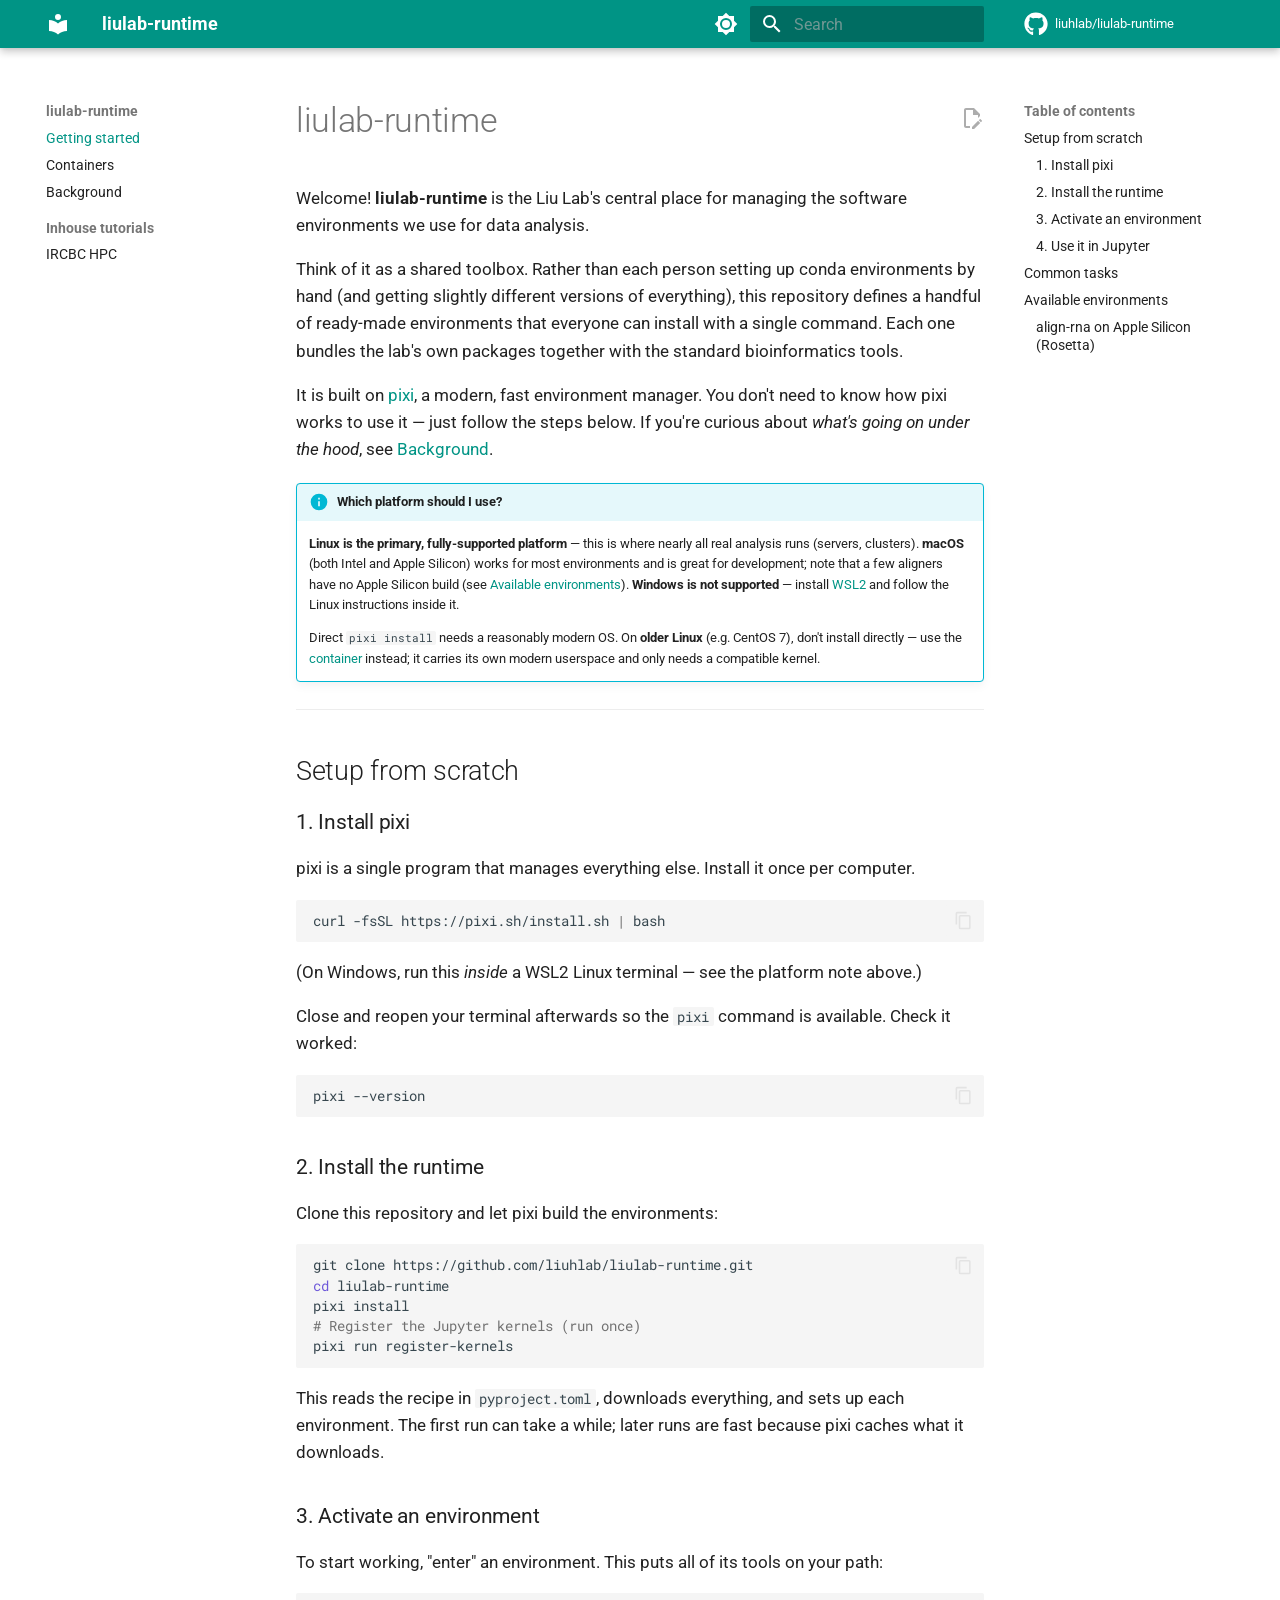
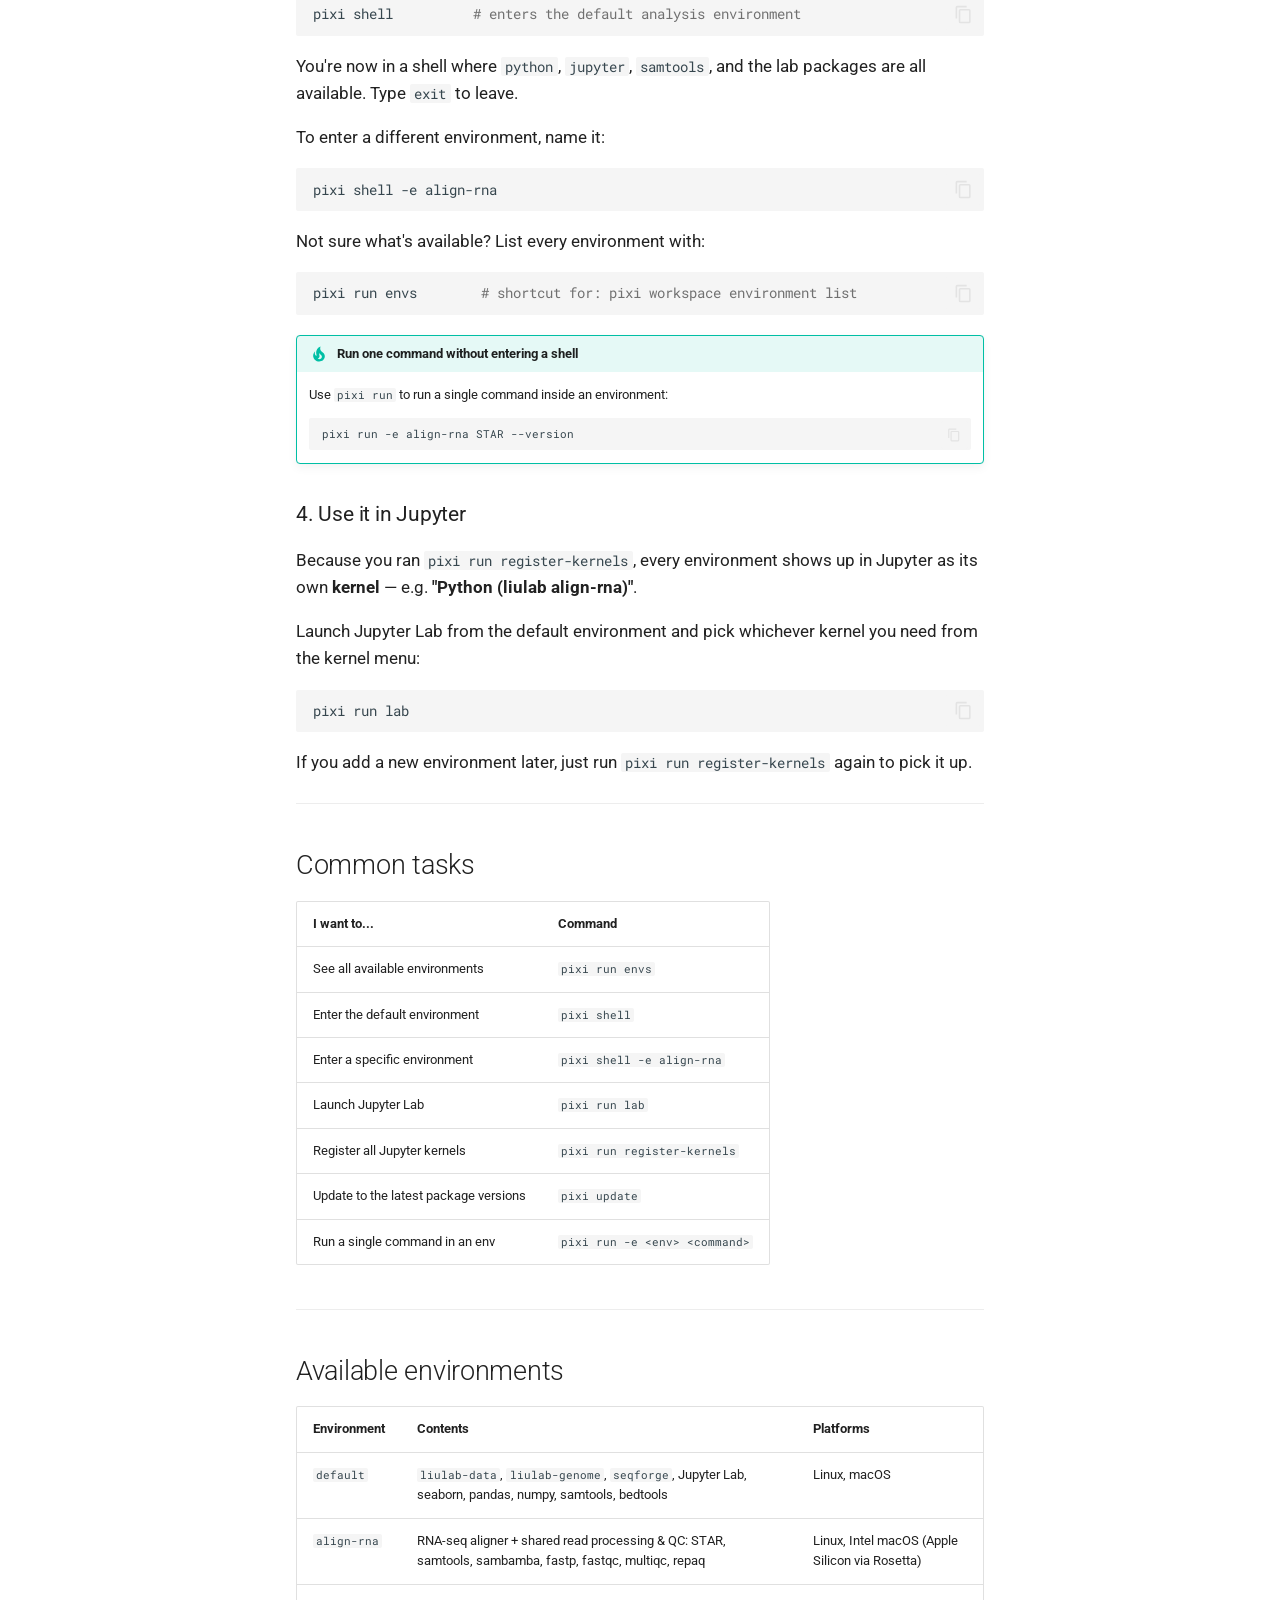
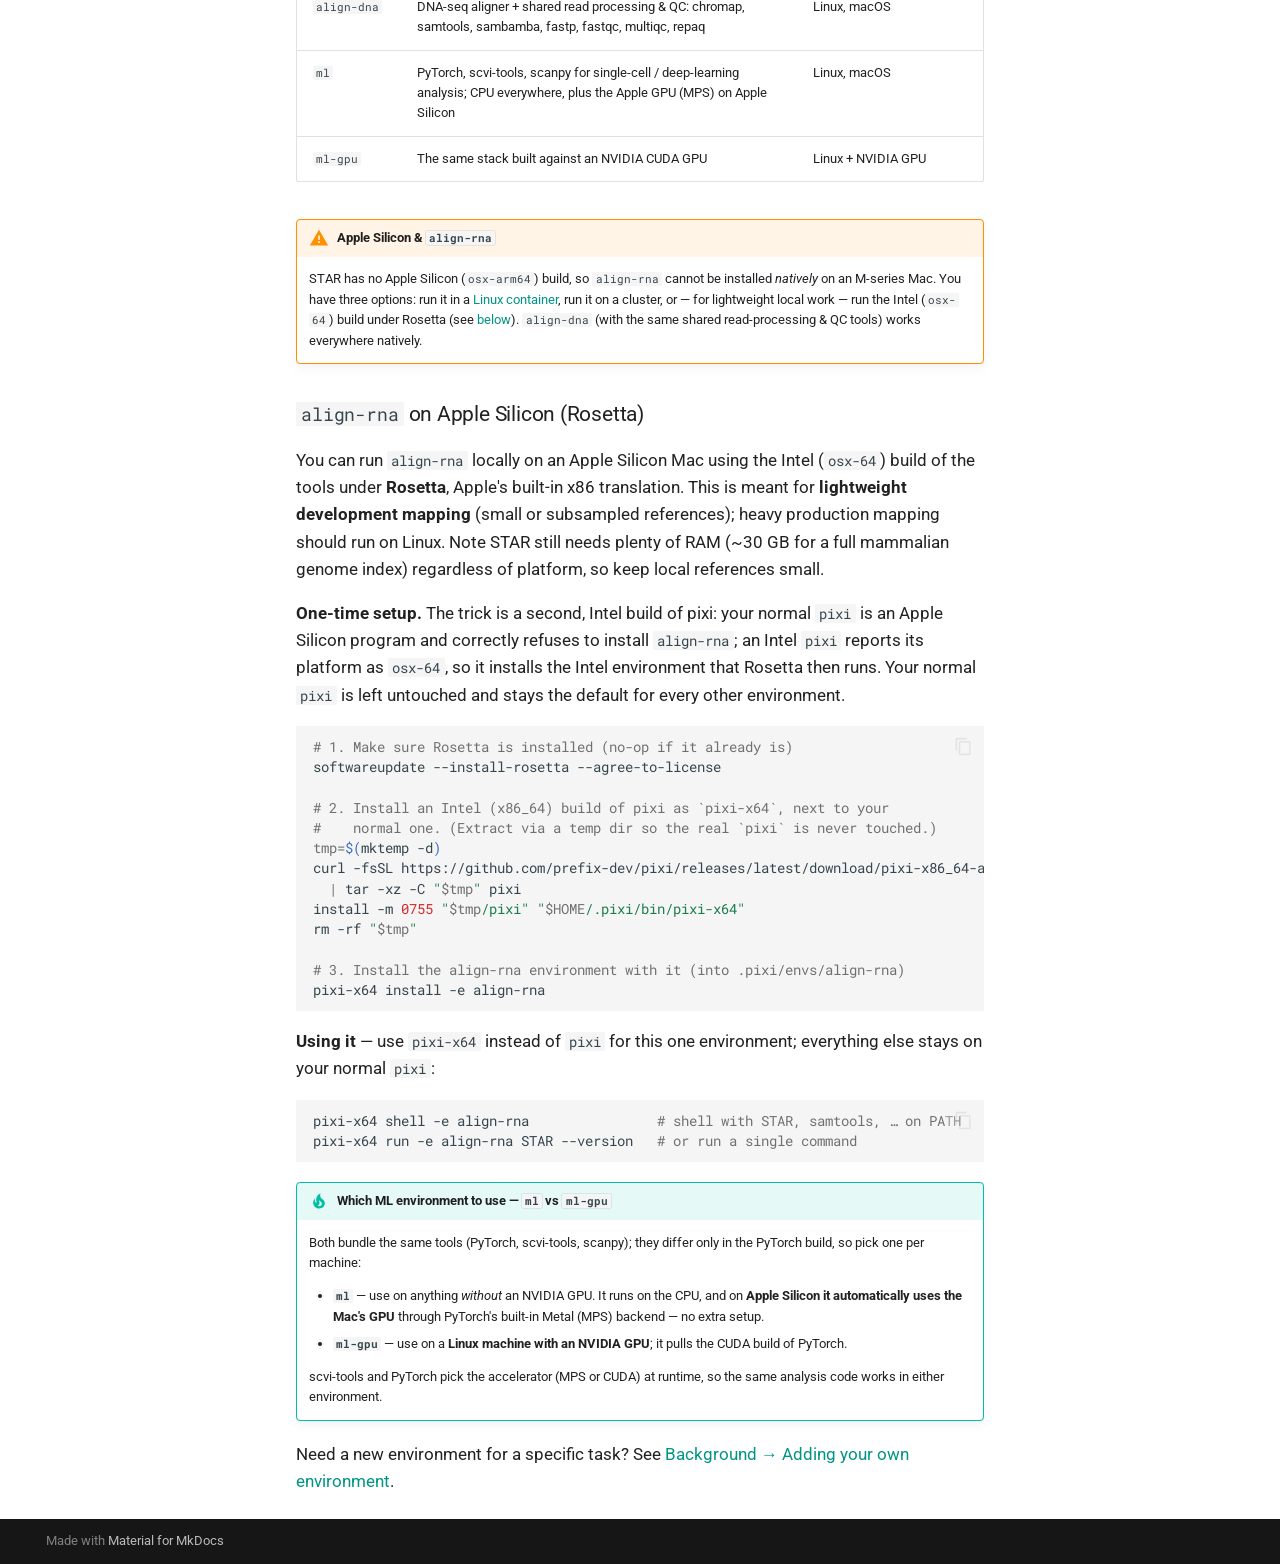
<file: index.html>
<!doctype html>
<html lang="en" class="no-js">
  <head>
    
      <meta charset="utf-8">
      <meta name="viewport" content="width=device-width,initial-scale=1">
      
        <meta name="description" content="Centralized package & environment manager for Liu Lab data analysis.">
      
      
      
        <link rel="canonical" href="https://liuhlab.github.io/liulab-runtime/">
      
      
      
        <link rel="next" href="containers/">
      
      
        
      
      
      <link rel="icon" href="assets/images/favicon.png">
      <meta name="generator" content="mkdocs-1.6.1, mkdocs-material-9.7.7">
    
    
      
        <title>liulab-runtime</title>
      
    
    
      <link rel="stylesheet" href="assets/stylesheets/main.ec1eaa64.min.css">
      
        
        <link rel="stylesheet" href="assets/stylesheets/palette.ab4e12ef.min.css">
      
      


    
    
      
    
    
      
        
        
        <link rel="preconnect" href="https://fonts.gstatic.com" crossorigin>
        <link rel="stylesheet" href="https://fonts.googleapis.com/css?family=Roboto:300,300i,400,400i,700,700i%7CRoboto+Mono:400,400i,700,700i&display=fallback">
        <style>:root{--md-text-font:"Roboto";--md-code-font:"Roboto Mono"}</style>
      
    
    
      <link rel="stylesheet" href="stylesheets/extra.css">
    
    <script>__md_scope=new URL(".",location),__md_hash=e=>[...e].reduce(((e,_)=>(e<<5)-e+_.charCodeAt(0)),0),__md_get=(e,_=localStorage,t=__md_scope)=>JSON.parse(_.getItem(t.pathname+"."+e)),__md_set=(e,_,t=localStorage,a=__md_scope)=>{try{t.setItem(a.pathname+"."+e,JSON.stringify(_))}catch(e){}}</script>
    
      
  


  
  

<script id="__analytics">function __md_analytics(){function e(){dataLayer.push(arguments)}window.dataLayer=window.dataLayer||[],e("js",new Date),e("config","G-6M1CJF9WXY"),document.addEventListener("DOMContentLoaded",(function(){document.forms.search&&document.forms.search.query.addEventListener("blur",(function(){this.value&&e("event","search",{search_term:this.value})}));document$.subscribe((function(){var t=document.forms.feedback;if(void 0!==t)for(var a of t.querySelectorAll("[type=submit]"))a.addEventListener("click",(function(a){a.preventDefault();var n=document.location.pathname,d=this.getAttribute("data-md-value");e("event","feedback",{page:n,data:d}),t.firstElementChild.disabled=!0;var r=t.querySelector(".md-feedback__note [data-md-value='"+d+"']");r&&(r.hidden=!1)})),t.hidden=!1})),location$.subscribe((function(t){e("config","G-6M1CJF9WXY",{page_path:t.pathname})}))}));var t=document.createElement("script");t.async=!0,t.src="https://www.googletagmanager.com/gtag/js?id=G-6M1CJF9WXY",document.getElementById("__analytics").insertAdjacentElement("afterEnd",t)}</script>
  
    <script>"undefined"!=typeof __md_analytics&&__md_analytics()</script>
  

    
    
  </head>
  
  
    
    
      
    
    
    
    
    <body dir="ltr" data-md-color-scheme="default" data-md-color-primary="teal" data-md-color-accent="teal">
  
    
    <input class="md-toggle" data-md-toggle="drawer" type="checkbox" id="__drawer" autocomplete="off">
    <input class="md-toggle" data-md-toggle="search" type="checkbox" id="__search" autocomplete="off">
    <label class="md-overlay" for="__drawer"></label>
    <div data-md-component="skip">
      
        
        <a href="#liulab-runtime" class="md-skip">
          Skip to content
        </a>
      
    </div>
    <div data-md-component="announce">
      
    </div>
    
    
      

  

<header class="md-header md-header--shadow" data-md-component="header">
  <nav class="md-header__inner md-grid" aria-label="Header">
    <a href="." title="liulab-runtime" class="md-header__button md-logo" aria-label="liulab-runtime" data-md-component="logo">
      
  
  <svg xmlns="http://www.w3.org/2000/svg" viewBox="0 0 24 24"><path d="M12 8a3 3 0 0 0 3-3 3 3 0 0 0-3-3 3 3 0 0 0-3 3 3 3 0 0 0 3 3m0 3.54C9.64 9.35 6.5 8 3 8v11c3.5 0 6.64 1.35 9 3.54 2.36-2.19 5.5-3.54 9-3.54V8c-3.5 0-6.64 1.35-9 3.54"/></svg>

    </a>
    <label class="md-header__button md-icon" for="__drawer">
      
      <svg xmlns="http://www.w3.org/2000/svg" viewBox="0 0 24 24"><path d="M3 6h18v2H3zm0 5h18v2H3zm0 5h18v2H3z"/></svg>
    </label>
    <div class="md-header__title" data-md-component="header-title">
      <div class="md-header__ellipsis">
        <div class="md-header__topic">
          <span class="md-ellipsis">
            liulab-runtime
          </span>
        </div>
        <div class="md-header__topic" data-md-component="header-topic">
          <span class="md-ellipsis">
            
              Getting started
            
          </span>
        </div>
      </div>
    </div>
    
      
        <form class="md-header__option" data-md-component="palette">
  
    
    
    
    <input class="md-option" data-md-color-media="(prefers-color-scheme: light)" data-md-color-scheme="default" data-md-color-primary="teal" data-md-color-accent="teal"  aria-label="Switch to dark mode"  type="radio" name="__palette" id="__palette_0">
    
      <label class="md-header__button md-icon" title="Switch to dark mode" for="__palette_1" hidden>
        <svg xmlns="http://www.w3.org/2000/svg" viewBox="0 0 24 24"><path d="M12 8a4 4 0 0 0-4 4 4 4 0 0 0 4 4 4 4 0 0 0 4-4 4 4 0 0 0-4-4m0 10a6 6 0 0 1-6-6 6 6 0 0 1 6-6 6 6 0 0 1 6 6 6 6 0 0 1-6 6m8-9.31V4h-4.69L12 .69 8.69 4H4v4.69L.69 12 4 15.31V20h4.69L12 23.31 15.31 20H20v-4.69L23.31 12z"/></svg>
      </label>
    
  
    
    
    
    <input class="md-option" data-md-color-media="(prefers-color-scheme: dark)" data-md-color-scheme="slate" data-md-color-primary="teal" data-md-color-accent="teal"  aria-label="Switch to light mode"  type="radio" name="__palette" id="__palette_1">
    
      <label class="md-header__button md-icon" title="Switch to light mode" for="__palette_0" hidden>
        <svg xmlns="http://www.w3.org/2000/svg" viewBox="0 0 24 24"><path d="M12 18c-.89 0-1.74-.2-2.5-.55C11.56 16.5 13 14.42 13 12s-1.44-4.5-3.5-5.45C10.26 6.2 11.11 6 12 6a6 6 0 0 1 6 6 6 6 0 0 1-6 6m8-9.31V4h-4.69L12 .69 8.69 4H4v4.69L.69 12 4 15.31V20h4.69L12 23.31 15.31 20H20v-4.69L23.31 12z"/></svg>
      </label>
    
  
</form>
      
    
    
      <script>var palette=__md_get("__palette");if(palette&&palette.color){if("(prefers-color-scheme)"===palette.color.media){var media=matchMedia("(prefers-color-scheme: light)"),input=document.querySelector(media.matches?"[data-md-color-media='(prefers-color-scheme: light)']":"[data-md-color-media='(prefers-color-scheme: dark)']");palette.color.media=input.getAttribute("data-md-color-media"),palette.color.scheme=input.getAttribute("data-md-color-scheme"),palette.color.primary=input.getAttribute("data-md-color-primary"),palette.color.accent=input.getAttribute("data-md-color-accent")}for(var[key,value]of Object.entries(palette.color))document.body.setAttribute("data-md-color-"+key,value)}</script>
    
    
    
      
      
        <label class="md-header__button md-icon" for="__search">
          
          <svg xmlns="http://www.w3.org/2000/svg" viewBox="0 0 24 24"><path d="M9.5 3A6.5 6.5 0 0 1 16 9.5c0 1.61-.59 3.09-1.56 4.23l.27.27h.79l5 5-1.5 1.5-5-5v-.79l-.27-.27A6.52 6.52 0 0 1 9.5 16 6.5 6.5 0 0 1 3 9.5 6.5 6.5 0 0 1 9.5 3m0 2C7 5 5 7 5 9.5S7 14 9.5 14 14 12 14 9.5 12 5 9.5 5"/></svg>
        </label>
        <div class="md-search" data-md-component="search" role="dialog">
  <label class="md-search__overlay" for="__search"></label>
  <div class="md-search__inner" role="search">
    <form class="md-search__form" name="search">
      <input type="text" class="md-search__input" name="query" aria-label="Search" placeholder="Search" autocapitalize="off" autocorrect="off" autocomplete="off" spellcheck="false" data-md-component="search-query" required>
      <label class="md-search__icon md-icon" for="__search">
        
        <svg xmlns="http://www.w3.org/2000/svg" viewBox="0 0 24 24"><path d="M9.5 3A6.5 6.5 0 0 1 16 9.5c0 1.61-.59 3.09-1.56 4.23l.27.27h.79l5 5-1.5 1.5-5-5v-.79l-.27-.27A6.52 6.52 0 0 1 9.5 16 6.5 6.5 0 0 1 3 9.5 6.5 6.5 0 0 1 9.5 3m0 2C7 5 5 7 5 9.5S7 14 9.5 14 14 12 14 9.5 12 5 9.5 5"/></svg>
        
        <svg xmlns="http://www.w3.org/2000/svg" viewBox="0 0 24 24"><path d="M20 11v2H8l5.5 5.5-1.42 1.42L4.16 12l7.92-7.92L13.5 5.5 8 11z"/></svg>
      </label>
      <nav class="md-search__options" aria-label="Search">
        
        <button type="reset" class="md-search__icon md-icon" title="Clear" aria-label="Clear" tabindex="-1">
          
          <svg xmlns="http://www.w3.org/2000/svg" viewBox="0 0 24 24"><path d="M19 6.41 17.59 5 12 10.59 6.41 5 5 6.41 10.59 12 5 17.59 6.41 19 12 13.41 17.59 19 19 17.59 13.41 12z"/></svg>
        </button>
      </nav>
      
    </form>
    <div class="md-search__output">
      <div class="md-search__scrollwrap" tabindex="0" data-md-scrollfix>
        <div class="md-search-result" data-md-component="search-result">
          <div class="md-search-result__meta">
            Initializing search
          </div>
          <ol class="md-search-result__list" role="presentation"></ol>
        </div>
      </div>
    </div>
  </div>
</div>
      
    
    
      <div class="md-header__source">
        <a href="https://github.com/liuhlab/liulab-runtime" title="Go to repository" class="md-source" data-md-component="source">
  <div class="md-source__icon md-icon">
    
    <svg xmlns="http://www.w3.org/2000/svg" viewBox="0 0 512 512"><!--! Font Awesome Free 7.1.0 by @fontawesome - https://fontawesome.com License - https://fontawesome.com/license/free (Icons: CC BY 4.0, Fonts: SIL OFL 1.1, Code: MIT License) Copyright 2025 Fonticons, Inc.--><path d="M173.9 397.4c0 2-2.3 3.6-5.2 3.6-3.3.3-5.6-1.3-5.6-3.6 0-2 2.3-3.6 5.2-3.6 3-.3 5.6 1.3 5.6 3.6m-31.1-4.5c-.7 2 1.3 4.3 4.3 4.9 2.6 1 5.6 0 6.2-2s-1.3-4.3-4.3-5.2c-2.6-.7-5.5.3-6.2 2.3m44.2-1.7c-2.9.7-4.9 2.6-4.6 4.9.3 2 2.9 3.3 5.9 2.6 2.9-.7 4.9-2.6 4.6-4.6-.3-1.9-3-3.2-5.9-2.9M252.8 8C114.1 8 8 113.3 8 252c0 110.9 69.8 205.8 169.5 239.2 12.8 2.3 17.3-5.6 17.3-12.1 0-6.2-.3-40.4-.3-61.4 0 0-70 15-84.7-29.8 0 0-11.4-29.1-27.8-36.6 0 0-22.9-15.7 1.6-15.4 0 0 24.9 2 38.6 25.8 21.9 38.6 58.6 27.5 72.9 20.9 2.3-16 8.8-27.1 16-33.7-55.9-6.2-112.3-14.3-112.3-110.5 0-27.5 7.6-41.3 23.6-58.9-2.6-6.5-11.1-33.3 2.6-67.9 20.9-6.5 69 27 69 27 20-5.6 41.5-8.5 62.8-8.5s42.8 2.9 62.8 8.5c0 0 48.1-33.6 69-27 13.7 34.7 5.2 61.4 2.6 67.9 16 17.7 25.8 31.5 25.8 58.9 0 96.5-58.9 104.2-114.8 110.5 9.2 7.9 17 22.9 17 46.4 0 33.7-.3 75.4-.3 83.6 0 6.5 4.6 14.4 17.3 12.1C436.2 457.8 504 362.9 504 252 504 113.3 391.5 8 252.8 8M105.2 352.9c-1.3 1-1 3.3.7 5.2 1.6 1.6 3.9 2.3 5.2 1 1.3-1 1-3.3-.7-5.2-1.6-1.6-3.9-2.3-5.2-1m-10.8-8.1c-.7 1.3.3 2.9 2.3 3.9 1.6 1 3.6.7 4.3-.7.7-1.3-.3-2.9-2.3-3.9-2-.6-3.6-.3-4.3.7m32.4 35.6c-1.6 1.3-1 4.3 1.3 6.2 2.3 2.3 5.2 2.6 6.5 1 1.3-1.3.7-4.3-1.3-6.2-2.2-2.3-5.2-2.6-6.5-1m-11.4-14.7c-1.6 1-1.6 3.6 0 5.9s4.3 3.3 5.6 2.3c1.6-1.3 1.6-3.9 0-6.2-1.4-2.3-4-3.3-5.6-2"/></svg>
  </div>
  <div class="md-source__repository">
    liuhlab/liulab-runtime
  </div>
</a>
      </div>
    
  </nav>
  
</header>
    
    <div class="md-container" data-md-component="container">
      
      
        
          
        
      
      <main class="md-main" data-md-component="main">
        <div class="md-main__inner md-grid">
          
            
              
              <div class="md-sidebar md-sidebar--primary" data-md-component="sidebar" data-md-type="navigation" >
                <div class="md-sidebar__scrollwrap">
                  <div class="md-sidebar__inner">
                    



<nav class="md-nav md-nav--primary" aria-label="Navigation" data-md-level="0">
  <label class="md-nav__title" for="__drawer">
    <a href="." title="liulab-runtime" class="md-nav__button md-logo" aria-label="liulab-runtime" data-md-component="logo">
      
  
  <svg xmlns="http://www.w3.org/2000/svg" viewBox="0 0 24 24"><path d="M12 8a3 3 0 0 0 3-3 3 3 0 0 0-3-3 3 3 0 0 0-3 3 3 3 0 0 0 3 3m0 3.54C9.64 9.35 6.5 8 3 8v11c3.5 0 6.64 1.35 9 3.54 2.36-2.19 5.5-3.54 9-3.54V8c-3.5 0-6.64 1.35-9 3.54"/></svg>

    </a>
    liulab-runtime
  </label>
  
    <div class="md-nav__source">
      <a href="https://github.com/liuhlab/liulab-runtime" title="Go to repository" class="md-source" data-md-component="source">
  <div class="md-source__icon md-icon">
    
    <svg xmlns="http://www.w3.org/2000/svg" viewBox="0 0 512 512"><!--! Font Awesome Free 7.1.0 by @fontawesome - https://fontawesome.com License - https://fontawesome.com/license/free (Icons: CC BY 4.0, Fonts: SIL OFL 1.1, Code: MIT License) Copyright 2025 Fonticons, Inc.--><path d="M173.9 397.4c0 2-2.3 3.6-5.2 3.6-3.3.3-5.6-1.3-5.6-3.6 0-2 2.3-3.6 5.2-3.6 3-.3 5.6 1.3 5.6 3.6m-31.1-4.5c-.7 2 1.3 4.3 4.3 4.9 2.6 1 5.6 0 6.2-2s-1.3-4.3-4.3-5.2c-2.6-.7-5.5.3-6.2 2.3m44.2-1.7c-2.9.7-4.9 2.6-4.6 4.9.3 2 2.9 3.3 5.9 2.6 2.9-.7 4.9-2.6 4.6-4.6-.3-1.9-3-3.2-5.9-2.9M252.8 8C114.1 8 8 113.3 8 252c0 110.9 69.8 205.8 169.5 239.2 12.8 2.3 17.3-5.6 17.3-12.1 0-6.2-.3-40.4-.3-61.4 0 0-70 15-84.7-29.8 0 0-11.4-29.1-27.8-36.6 0 0-22.9-15.7 1.6-15.4 0 0 24.9 2 38.6 25.8 21.9 38.6 58.6 27.5 72.9 20.9 2.3-16 8.8-27.1 16-33.7-55.9-6.2-112.3-14.3-112.3-110.5 0-27.5 7.6-41.3 23.6-58.9-2.6-6.5-11.1-33.3 2.6-67.9 20.9-6.5 69 27 69 27 20-5.6 41.5-8.5 62.8-8.5s42.8 2.9 62.8 8.5c0 0 48.1-33.6 69-27 13.7 34.7 5.2 61.4 2.6 67.9 16 17.7 25.8 31.5 25.8 58.9 0 96.5-58.9 104.2-114.8 110.5 9.2 7.9 17 22.9 17 46.4 0 33.7-.3 75.4-.3 83.6 0 6.5 4.6 14.4 17.3 12.1C436.2 457.8 504 362.9 504 252 504 113.3 391.5 8 252.8 8M105.2 352.9c-1.3 1-1 3.3.7 5.2 1.6 1.6 3.9 2.3 5.2 1 1.3-1 1-3.3-.7-5.2-1.6-1.6-3.9-2.3-5.2-1m-10.8-8.1c-.7 1.3.3 2.9 2.3 3.9 1.6 1 3.6.7 4.3-.7.7-1.3-.3-2.9-2.3-3.9-2-.6-3.6-.3-4.3.7m32.4 35.6c-1.6 1.3-1 4.3 1.3 6.2 2.3 2.3 5.2 2.6 6.5 1 1.3-1.3.7-4.3-1.3-6.2-2.2-2.3-5.2-2.6-6.5-1m-11.4-14.7c-1.6 1-1.6 3.6 0 5.9s4.3 3.3 5.6 2.3c1.6-1.3 1.6-3.9 0-6.2-1.4-2.3-4-3.3-5.6-2"/></svg>
  </div>
  <div class="md-source__repository">
    liuhlab/liulab-runtime
  </div>
</a>
    </div>
  
  <ul class="md-nav__list" data-md-scrollfix>
    
      
      
  
  
    
  
  
  
    <li class="md-nav__item md-nav__item--active">
      
      <input class="md-nav__toggle md-toggle" type="checkbox" id="__toc">
      
      
        
      
      
        <label class="md-nav__link md-nav__link--active" for="__toc">
          
  
  
  <span class="md-ellipsis">
    
  
    Getting started
  

    
  </span>
  
  

          <span class="md-nav__icon md-icon"></span>
        </label>
      
      <a href="." class="md-nav__link md-nav__link--active">
        
  
  
  <span class="md-ellipsis">
    
  
    Getting started
  

    
  </span>
  
  

      </a>
      
        

<nav class="md-nav md-nav--secondary" aria-label="Table of contents">
  
  
  
    
  
  
    <label class="md-nav__title" for="__toc">
      <span class="md-nav__icon md-icon"></span>
      Table of contents
    </label>
    <ul class="md-nav__list" data-md-component="toc" data-md-scrollfix>
      
        <li class="md-nav__item">
  <a href="#setup-from-scratch" class="md-nav__link">
    <span class="md-ellipsis">
      
        Setup from scratch
      
    </span>
  </a>
  
    <nav class="md-nav" aria-label="Setup from scratch">
      <ul class="md-nav__list">
        
          <li class="md-nav__item">
  <a href="#1-install-pixi" class="md-nav__link">
    <span class="md-ellipsis">
      
        1. Install pixi
      
    </span>
  </a>
  
</li>
        
          <li class="md-nav__item">
  <a href="#2-install-the-runtime" class="md-nav__link">
    <span class="md-ellipsis">
      
        2. Install the runtime
      
    </span>
  </a>
  
</li>
        
          <li class="md-nav__item">
  <a href="#3-activate-an-environment" class="md-nav__link">
    <span class="md-ellipsis">
      
        3. Activate an environment
      
    </span>
  </a>
  
</li>
        
          <li class="md-nav__item">
  <a href="#4-use-it-in-jupyter" class="md-nav__link">
    <span class="md-ellipsis">
      
        4. Use it in Jupyter
      
    </span>
  </a>
  
</li>
        
      </ul>
    </nav>
  
</li>
      
        <li class="md-nav__item">
  <a href="#common-tasks" class="md-nav__link">
    <span class="md-ellipsis">
      
        Common tasks
      
    </span>
  </a>
  
</li>
      
        <li class="md-nav__item">
  <a href="#available-environments" class="md-nav__link">
    <span class="md-ellipsis">
      
        Available environments
      
    </span>
  </a>
  
    <nav class="md-nav" aria-label="Available environments">
      <ul class="md-nav__list">
        
          <li class="md-nav__item">
  <a href="#align-rna-on-apple-silicon-rosetta" class="md-nav__link">
    <span class="md-ellipsis">
      
        align-rna on Apple Silicon (Rosetta)
      
    </span>
  </a>
  
</li>
        
      </ul>
    </nav>
  
</li>
      
    </ul>
  
</nav>
      
    </li>
  

    
      
      
  
  
  
  
    <li class="md-nav__item">
      <a href="containers/" class="md-nav__link">
        
  
  
  <span class="md-ellipsis">
    
  
    Containers
  

    
  </span>
  
  

      </a>
    </li>
  

    
      
      
  
  
  
  
    <li class="md-nav__item">
      <a href="background/" class="md-nav__link">
        
  
  
  <span class="md-ellipsis">
    
  
    Background
  

    
  </span>
  
  

      </a>
    </li>
  

    
      
      
  
  
  
  
    
    
    
    
      
        
        
      
    
    
    <li class="md-nav__item md-nav__item--section md-nav__item--nested">
      
        
        
        <input class="md-nav__toggle md-toggle " type="checkbox" id="__nav_4" >
        
          
          <label class="md-nav__link" for="__nav_4" id="__nav_4_label" tabindex="">
            
  
  
  <span class="md-ellipsis">
    
  
    Inhouse tutorials
  

    
  </span>
  
  

            <span class="md-nav__icon md-icon"></span>
          </label>
        
        <nav class="md-nav" data-md-level="1" aria-labelledby="__nav_4_label" aria-expanded="false">
          <label class="md-nav__title" for="__nav_4">
            <span class="md-nav__icon md-icon"></span>
            
  
    Inhouse tutorials
  

          </label>
          <ul class="md-nav__list" data-md-scrollfix>
            
              
                
  
  
  
  
    <li class="md-nav__item">
      <a href="inhouse/ircbc/" class="md-nav__link">
        
  
  
  <span class="md-ellipsis">
    
  
    IRCBC HPC
  

    
  </span>
  
  

      </a>
    </li>
  

              
            
          </ul>
        </nav>
      
    </li>
  

    
  </ul>
</nav>
                  </div>
                </div>
              </div>
            
            
              
              <div class="md-sidebar md-sidebar--secondary" data-md-component="sidebar" data-md-type="toc" >
                <div class="md-sidebar__scrollwrap">
                  <div class="md-sidebar__inner">
                    

<nav class="md-nav md-nav--secondary" aria-label="Table of contents">
  
  
  
    
  
  
    <label class="md-nav__title" for="__toc">
      <span class="md-nav__icon md-icon"></span>
      Table of contents
    </label>
    <ul class="md-nav__list" data-md-component="toc" data-md-scrollfix>
      
        <li class="md-nav__item">
  <a href="#setup-from-scratch" class="md-nav__link">
    <span class="md-ellipsis">
      
        Setup from scratch
      
    </span>
  </a>
  
    <nav class="md-nav" aria-label="Setup from scratch">
      <ul class="md-nav__list">
        
          <li class="md-nav__item">
  <a href="#1-install-pixi" class="md-nav__link">
    <span class="md-ellipsis">
      
        1. Install pixi
      
    </span>
  </a>
  
</li>
        
          <li class="md-nav__item">
  <a href="#2-install-the-runtime" class="md-nav__link">
    <span class="md-ellipsis">
      
        2. Install the runtime
      
    </span>
  </a>
  
</li>
        
          <li class="md-nav__item">
  <a href="#3-activate-an-environment" class="md-nav__link">
    <span class="md-ellipsis">
      
        3. Activate an environment
      
    </span>
  </a>
  
</li>
        
          <li class="md-nav__item">
  <a href="#4-use-it-in-jupyter" class="md-nav__link">
    <span class="md-ellipsis">
      
        4. Use it in Jupyter
      
    </span>
  </a>
  
</li>
        
      </ul>
    </nav>
  
</li>
      
        <li class="md-nav__item">
  <a href="#common-tasks" class="md-nav__link">
    <span class="md-ellipsis">
      
        Common tasks
      
    </span>
  </a>
  
</li>
      
        <li class="md-nav__item">
  <a href="#available-environments" class="md-nav__link">
    <span class="md-ellipsis">
      
        Available environments
      
    </span>
  </a>
  
    <nav class="md-nav" aria-label="Available environments">
      <ul class="md-nav__list">
        
          <li class="md-nav__item">
  <a href="#align-rna-on-apple-silicon-rosetta" class="md-nav__link">
    <span class="md-ellipsis">
      
        align-rna on Apple Silicon (Rosetta)
      
    </span>
  </a>
  
</li>
        
      </ul>
    </nav>
  
</li>
      
    </ul>
  
</nav>
                  </div>
                </div>
              </div>
            
          
          
            <div class="md-content" data-md-component="content">
              
              <article class="md-content__inner md-typeset">
                
                  


  
    <a href="https://github.com/liuhlab/liulab-runtime/edit/main/docs/index.md" title="Edit this page" class="md-content__button md-icon" rel="edit">
      
      <svg xmlns="http://www.w3.org/2000/svg" viewBox="0 0 24 24"><path d="M10 20H6V4h7v5h5v3.1l2-2V8l-6-6H6c-1.1 0-2 .9-2 2v16c0 1.1.9 2 2 2h4zm10.2-7c.1 0 .3.1.4.2l1.3 1.3c.2.2.2.6 0 .8l-1 1-2.1-2.1 1-1c.1-.1.2-.2.4-.2m0 3.9L14.1 23H12v-2.1l6.1-6.1z"/></svg>
    </a>
  
  


<h1 id="liulab-runtime">liulab-runtime<a class="headerlink" href="#liulab-runtime" title="Permanent link">&para;</a></h1>
<p>Welcome! <strong>liulab-runtime</strong> is the Liu Lab's central place for managing
the software environments we use for data analysis.</p>
<p>Think of it as a shared toolbox. Rather than each person setting up
conda environments by hand (and getting slightly different versions of
everything), this repository defines a handful of ready-made
environments that everyone can install with a single command. Each one
bundles the lab's own packages together with the standard bioinformatics tools.</p>
<p>It is built on <a href="https://pixi.sh">pixi</a>, a modern, fast environment
manager. You don't need to know how pixi works to use it — just follow
the steps below. If you're curious about <em>what's going on under the
hood</em>, see <a href="background/">Background</a>.</p>
<div class="admonition info">
<p class="admonition-title">Which platform should I use?</p>
<p><strong>Linux is the primary, fully-supported platform</strong> — this is where
nearly all real analysis runs (servers, clusters). <strong>macOS</strong> (both
Intel and Apple Silicon) works for most environments and is great for
development; note that a few aligners have no Apple Silicon build (see
<a href="#available-environments">Available environments</a>). <strong>Windows is not
supported</strong> — install <a href="https://learn.microsoft.com/windows/wsl/install">WSL2</a>
and follow the Linux instructions inside it.</p>
<p>Direct <code>pixi install</code> needs a reasonably modern OS. On <strong>older Linux</strong>
(e.g. CentOS 7), don't install directly — use the
<a href="containers/">container</a> instead; it carries its own modern
userspace and only needs a compatible kernel.</p>
</div>
<hr />
<h2 id="setup-from-scratch">Setup from scratch<a class="headerlink" href="#setup-from-scratch" title="Permanent link">&para;</a></h2>
<h3 id="1-install-pixi">1. Install pixi<a class="headerlink" href="#1-install-pixi" title="Permanent link">&para;</a></h3>
<p>pixi is a single program that manages everything else. Install it once
per computer.</p>
<div class="highlight"><pre><span></span><code><a id="__codelineno-0-1" name="__codelineno-0-1" href="#__codelineno-0-1"></a>curl<span class="w"> </span>-fsSL<span class="w"> </span>https://pixi.sh/install.sh<span class="w"> </span><span class="p">|</span><span class="w"> </span>bash
</code></pre></div>
<p>(On Windows, run this <em>inside</em> a WSL2 Linux terminal — see the platform
note above.)</p>
<p>Close and reopen your terminal afterwards so the <code>pixi</code> command is
available. Check it worked:</p>
<div class="highlight"><pre><span></span><code><a id="__codelineno-1-1" name="__codelineno-1-1" href="#__codelineno-1-1"></a>pixi<span class="w"> </span>--version
</code></pre></div>
<h3 id="2-install-the-runtime">2. Install the runtime<a class="headerlink" href="#2-install-the-runtime" title="Permanent link">&para;</a></h3>
<p>Clone this repository and let pixi build the environments:</p>
<div class="highlight"><pre><span></span><code><a id="__codelineno-2-1" name="__codelineno-2-1" href="#__codelineno-2-1"></a>git<span class="w"> </span>clone<span class="w"> </span>https://github.com/liuhlab/liulab-runtime.git
<a id="__codelineno-2-2" name="__codelineno-2-2" href="#__codelineno-2-2"></a><span class="nb">cd</span><span class="w"> </span>liulab-runtime
<a id="__codelineno-2-3" name="__codelineno-2-3" href="#__codelineno-2-3"></a>pixi<span class="w"> </span>install
<a id="__codelineno-2-4" name="__codelineno-2-4" href="#__codelineno-2-4"></a><span class="c1"># Register the Jupyter kernels (run once)</span>
<a id="__codelineno-2-5" name="__codelineno-2-5" href="#__codelineno-2-5"></a>pixi<span class="w"> </span>run<span class="w"> </span>register-kernels
</code></pre></div>
<p>This reads the recipe in <code>pyproject.toml</code>, downloads everything, and
sets up each environment. The first run can take a while; later
runs are fast because pixi caches what it downloads.</p>
<h3 id="3-activate-an-environment">3. Activate an environment<a class="headerlink" href="#3-activate-an-environment" title="Permanent link">&para;</a></h3>
<p>To start working, "enter" an environment. This puts all of its tools on
your path:</p>
<div class="highlight"><pre><span></span><code><a id="__codelineno-3-1" name="__codelineno-3-1" href="#__codelineno-3-1"></a>pixi<span class="w"> </span>shell<span class="w">          </span><span class="c1"># enters the default analysis environment</span>
</code></pre></div>
<p>You're now in a shell where <code>python</code>, <code>jupyter</code>, <code>samtools</code>, and the lab
packages are all available. Type <code>exit</code> to leave.</p>
<p>To enter a different environment, name it:</p>
<div class="highlight"><pre><span></span><code><a id="__codelineno-4-1" name="__codelineno-4-1" href="#__codelineno-4-1"></a>pixi<span class="w"> </span>shell<span class="w"> </span>-e<span class="w"> </span>align-rna
</code></pre></div>
<p>Not sure what's available? List every environment with:</p>
<div class="highlight"><pre><span></span><code><a id="__codelineno-5-1" name="__codelineno-5-1" href="#__codelineno-5-1"></a>pixi<span class="w"> </span>run<span class="w"> </span>envs<span class="w">        </span><span class="c1"># shortcut for: pixi workspace environment list</span>
</code></pre></div>
<div class="admonition tip">
<p class="admonition-title">Run one command without entering a shell</p>
<p>Use <code>pixi run</code> to run a single command inside an environment:</p>
<div class="highlight"><pre><span></span><code><a id="__codelineno-6-1" name="__codelineno-6-1" href="#__codelineno-6-1"></a>pixi<span class="w"> </span>run<span class="w"> </span>-e<span class="w"> </span>align-rna<span class="w"> </span>STAR<span class="w"> </span>--version
</code></pre></div>
</div>
<h3 id="4-use-it-in-jupyter">4. Use it in Jupyter<a class="headerlink" href="#4-use-it-in-jupyter" title="Permanent link">&para;</a></h3>
<p>Because you ran <code>pixi run register-kernels</code>, every environment
shows up in Jupyter as its own <strong>kernel</strong> — e.g. <strong>"Python (liulab
align-rna)"</strong>.</p>
<p>Launch Jupyter Lab from the default environment and pick whichever kernel
you need from the kernel menu:</p>
<div class="highlight"><pre><span></span><code><a id="__codelineno-7-1" name="__codelineno-7-1" href="#__codelineno-7-1"></a>pixi<span class="w"> </span>run<span class="w"> </span>lab
</code></pre></div>
<p>If you add a new environment later, just run <code>pixi run register-kernels</code>
again to pick it up.</p>
<hr />
<h2 id="common-tasks">Common tasks<a class="headerlink" href="#common-tasks" title="Permanent link">&para;</a></h2>
<table>
<thead>
<tr>
<th>I want to...</th>
<th>Command</th>
</tr>
</thead>
<tbody>
<tr>
<td>See all available environments</td>
<td><code>pixi run envs</code></td>
</tr>
<tr>
<td>Enter the default environment</td>
<td><code>pixi shell</code></td>
</tr>
<tr>
<td>Enter a specific environment</td>
<td><code>pixi shell -e align-rna</code></td>
</tr>
<tr>
<td>Launch Jupyter Lab</td>
<td><code>pixi run lab</code></td>
</tr>
<tr>
<td>Register all Jupyter kernels</td>
<td><code>pixi run register-kernels</code></td>
</tr>
<tr>
<td>Update to the latest package versions</td>
<td><code>pixi update</code></td>
</tr>
<tr>
<td>Run a single command in an env</td>
<td><code>pixi run -e &lt;env&gt; &lt;command&gt;</code></td>
</tr>
</tbody>
</table>
<hr />
<h2 id="available-environments">Available environments<a class="headerlink" href="#available-environments" title="Permanent link">&para;</a></h2>
<table>
<thead>
<tr>
<th>Environment</th>
<th>Contents</th>
<th>Platforms</th>
</tr>
</thead>
<tbody>
<tr>
<td><code>default</code></td>
<td><code>liulab-data</code>, <code>liulab-genome</code>, <code>seqforge</code>, Jupyter Lab, seaborn, pandas, numpy, samtools, bedtools</td>
<td>Linux, macOS</td>
</tr>
<tr>
<td><code>align-rna</code></td>
<td>RNA-seq aligner + shared read processing &amp; QC: STAR, samtools, sambamba, fastp, fastqc, multiqc, repaq</td>
<td>Linux, Intel macOS (Apple Silicon via Rosetta)</td>
</tr>
<tr>
<td><code>align-dna</code></td>
<td>DNA-seq aligner + shared read processing &amp; QC: chromap, samtools, sambamba, fastp, fastqc, multiqc, repaq</td>
<td>Linux, macOS</td>
</tr>
<tr>
<td><code>ml</code></td>
<td>PyTorch, scvi-tools, scanpy for single-cell / deep-learning analysis; CPU everywhere, plus the Apple GPU (MPS) on Apple Silicon</td>
<td>Linux, macOS</td>
</tr>
<tr>
<td><code>ml-gpu</code></td>
<td>The same stack built against an NVIDIA CUDA GPU</td>
<td>Linux + NVIDIA GPU</td>
</tr>
</tbody>
</table>
<div class="admonition warning">
<p class="admonition-title">Apple Silicon &amp; <code>align-rna</code></p>
<p>STAR has no Apple Silicon (<code>osx-arm64</code>) build, so <code>align-rna</code> cannot
be installed <em>natively</em> on an M-series Mac. You have three options:
run it in a <a href="containers/">Linux container</a>, run it on a cluster, or
— for lightweight local work — run the Intel (<code>osx-64</code>) build under
Rosetta (see <a href="#align-rna-on-apple-silicon-rosetta">below</a>).
<code>align-dna</code> (with the same shared read-processing &amp; QC tools) works
everywhere natively.</p>
</div>
<h3 id="align-rna-on-apple-silicon-rosetta"><code>align-rna</code> on Apple Silicon (Rosetta)<a class="headerlink" href="#align-rna-on-apple-silicon-rosetta" title="Permanent link">&para;</a></h3>
<p>You can run <code>align-rna</code> locally on an Apple Silicon Mac using the Intel
(<code>osx-64</code>) build of the tools under <strong>Rosetta</strong>, Apple's built-in x86
translation. This is meant for <strong>lightweight development mapping</strong> (small
or subsampled references); heavy production mapping should run on Linux.
Note STAR still needs plenty of RAM (~30 GB for a full mammalian genome
index) regardless of platform, so keep local references small.</p>
<p><strong>One-time setup.</strong> The trick is a second, Intel build of pixi: your
normal <code>pixi</code> is an Apple Silicon program and correctly refuses to install
<code>align-rna</code>; an Intel <code>pixi</code> reports its platform as <code>osx-64</code>, so it
installs the Intel environment that Rosetta then runs. Your normal <code>pixi</code>
is left untouched and stays the default for every other environment.</p>
<div class="highlight"><pre><span></span><code><a id="__codelineno-8-1" name="__codelineno-8-1" href="#__codelineno-8-1"></a><span class="c1"># 1. Make sure Rosetta is installed (no-op if it already is)</span>
<a id="__codelineno-8-2" name="__codelineno-8-2" href="#__codelineno-8-2"></a>softwareupdate<span class="w"> </span>--install-rosetta<span class="w"> </span>--agree-to-license
<a id="__codelineno-8-3" name="__codelineno-8-3" href="#__codelineno-8-3"></a>
<a id="__codelineno-8-4" name="__codelineno-8-4" href="#__codelineno-8-4"></a><span class="c1"># 2. Install an Intel (x86_64) build of pixi as `pixi-x64`, next to your</span>
<a id="__codelineno-8-5" name="__codelineno-8-5" href="#__codelineno-8-5"></a><span class="c1">#    normal one. (Extract via a temp dir so the real `pixi` is never touched.)</span>
<a id="__codelineno-8-6" name="__codelineno-8-6" href="#__codelineno-8-6"></a><span class="nv">tmp</span><span class="o">=</span><span class="k">$(</span>mktemp<span class="w"> </span>-d<span class="k">)</span>
<a id="__codelineno-8-7" name="__codelineno-8-7" href="#__codelineno-8-7"></a>curl<span class="w"> </span>-fsSL<span class="w"> </span>https://github.com/prefix-dev/pixi/releases/latest/download/pixi-x86_64-apple-darwin.tar.gz<span class="w"> </span><span class="se">\</span>
<a id="__codelineno-8-8" name="__codelineno-8-8" href="#__codelineno-8-8"></a><span class="w">  </span><span class="p">|</span><span class="w"> </span>tar<span class="w"> </span>-xz<span class="w"> </span>-C<span class="w"> </span><span class="s2">&quot;</span><span class="nv">$tmp</span><span class="s2">&quot;</span><span class="w"> </span>pixi
<a id="__codelineno-8-9" name="__codelineno-8-9" href="#__codelineno-8-9"></a>install<span class="w"> </span>-m<span class="w"> </span><span class="m">0755</span><span class="w"> </span><span class="s2">&quot;</span><span class="nv">$tmp</span><span class="s2">/pixi&quot;</span><span class="w"> </span><span class="s2">&quot;</span><span class="nv">$HOME</span><span class="s2">/.pixi/bin/pixi-x64&quot;</span>
<a id="__codelineno-8-10" name="__codelineno-8-10" href="#__codelineno-8-10"></a>rm<span class="w"> </span>-rf<span class="w"> </span><span class="s2">&quot;</span><span class="nv">$tmp</span><span class="s2">&quot;</span>
<a id="__codelineno-8-11" name="__codelineno-8-11" href="#__codelineno-8-11"></a>
<a id="__codelineno-8-12" name="__codelineno-8-12" href="#__codelineno-8-12"></a><span class="c1"># 3. Install the align-rna environment with it (into .pixi/envs/align-rna)</span>
<a id="__codelineno-8-13" name="__codelineno-8-13" href="#__codelineno-8-13"></a>pixi-x64<span class="w"> </span>install<span class="w"> </span>-e<span class="w"> </span>align-rna
</code></pre></div>
<p><strong>Using it</strong> — use <code>pixi-x64</code> instead of <code>pixi</code> for this one environment;
everything else stays on your normal <code>pixi</code>:</p>
<div class="highlight"><pre><span></span><code><a id="__codelineno-9-1" name="__codelineno-9-1" href="#__codelineno-9-1"></a>pixi-x64<span class="w"> </span>shell<span class="w"> </span>-e<span class="w"> </span>align-rna<span class="w">                </span><span class="c1"># shell with STAR, samtools, … on PATH</span>
<a id="__codelineno-9-2" name="__codelineno-9-2" href="#__codelineno-9-2"></a>pixi-x64<span class="w"> </span>run<span class="w"> </span>-e<span class="w"> </span>align-rna<span class="w"> </span>STAR<span class="w"> </span>--version<span class="w">   </span><span class="c1"># or run a single command</span>
</code></pre></div>
<div class="admonition tip">
<p class="admonition-title">Which ML environment to use — <code>ml</code> vs <code>ml-gpu</code></p>
<p>Both bundle the same tools (PyTorch, scvi-tools, scanpy); they differ
only in the PyTorch build, so pick one per machine:</p>
<ul>
<li><strong><code>ml</code></strong> — use on anything <em>without</em> an NVIDIA GPU. It runs on the CPU,
  and on <strong>Apple Silicon it automatically uses the Mac's GPU</strong> through
  PyTorch's built-in Metal (MPS) backend — no extra setup.</li>
<li><strong><code>ml-gpu</code></strong> — use on a <strong>Linux machine with an NVIDIA GPU</strong>; it pulls
  the CUDA build of PyTorch.</li>
</ul>
<p>scvi-tools and PyTorch pick the accelerator (MPS or CUDA) at runtime, so
the same analysis code works in either environment.</p>
</div>
<p>Need a new environment for a specific task? See
<a href="background/#adding-your-own-environment">Background → Adding your own environment</a>.</p>









  




                
              </article>
            </div>
          
          
  <script>var tabs=__md_get("__tabs");if(Array.isArray(tabs))e:for(var set of document.querySelectorAll(".tabbed-set")){var labels=set.querySelector(".tabbed-labels");for(var tab of tabs)for(var label of labels.getElementsByTagName("label"))if(label.innerText.trim()===tab){var input=document.getElementById(label.htmlFor);input.checked=!0;continue e}}</script>

<script>var target=document.getElementById(location.hash.slice(1));target&&target.name&&(target.checked=target.name.startsWith("__tabbed_"))</script>
        </div>
        
      </main>
      
        <footer class="md-footer">
  
  <div class="md-footer-meta md-typeset">
    <div class="md-footer-meta__inner md-grid">
      <div class="md-copyright">
  
  
    Made with
    <a href="https://squidfunk.github.io/mkdocs-material/" target="_blank" rel="noopener">
      Material for MkDocs
    </a>
  
</div>
      
    </div>
  </div>
</footer>
      
    </div>
    <div class="md-dialog" data-md-component="dialog">
      <div class="md-dialog__inner md-typeset"></div>
    </div>
    
    
    
      
      
      <script id="__config" type="application/json">{"annotate": null, "base": ".", "features": ["navigation.sections", "content.code.copy", "content.code.annotate", "content.action.edit", "content.tabs.link", "toc.follow"], "search": "assets/javascripts/workers/search.2c215733.min.js", "tags": null, "translations": {"clipboard.copied": "Copied to clipboard", "clipboard.copy": "Copy to clipboard", "search.result.more.one": "1 more on this page", "search.result.more.other": "# more on this page", "search.result.none": "No matching documents", "search.result.one": "1 matching document", "search.result.other": "# matching documents", "search.result.placeholder": "Type to start searching", "search.result.term.missing": "Missing", "select.version": "Select version"}, "version": null}</script>
    
    
      <script src="assets/javascripts/bundle.d7400e89.min.js"></script>
      
    
  </body>
</html>
</file>
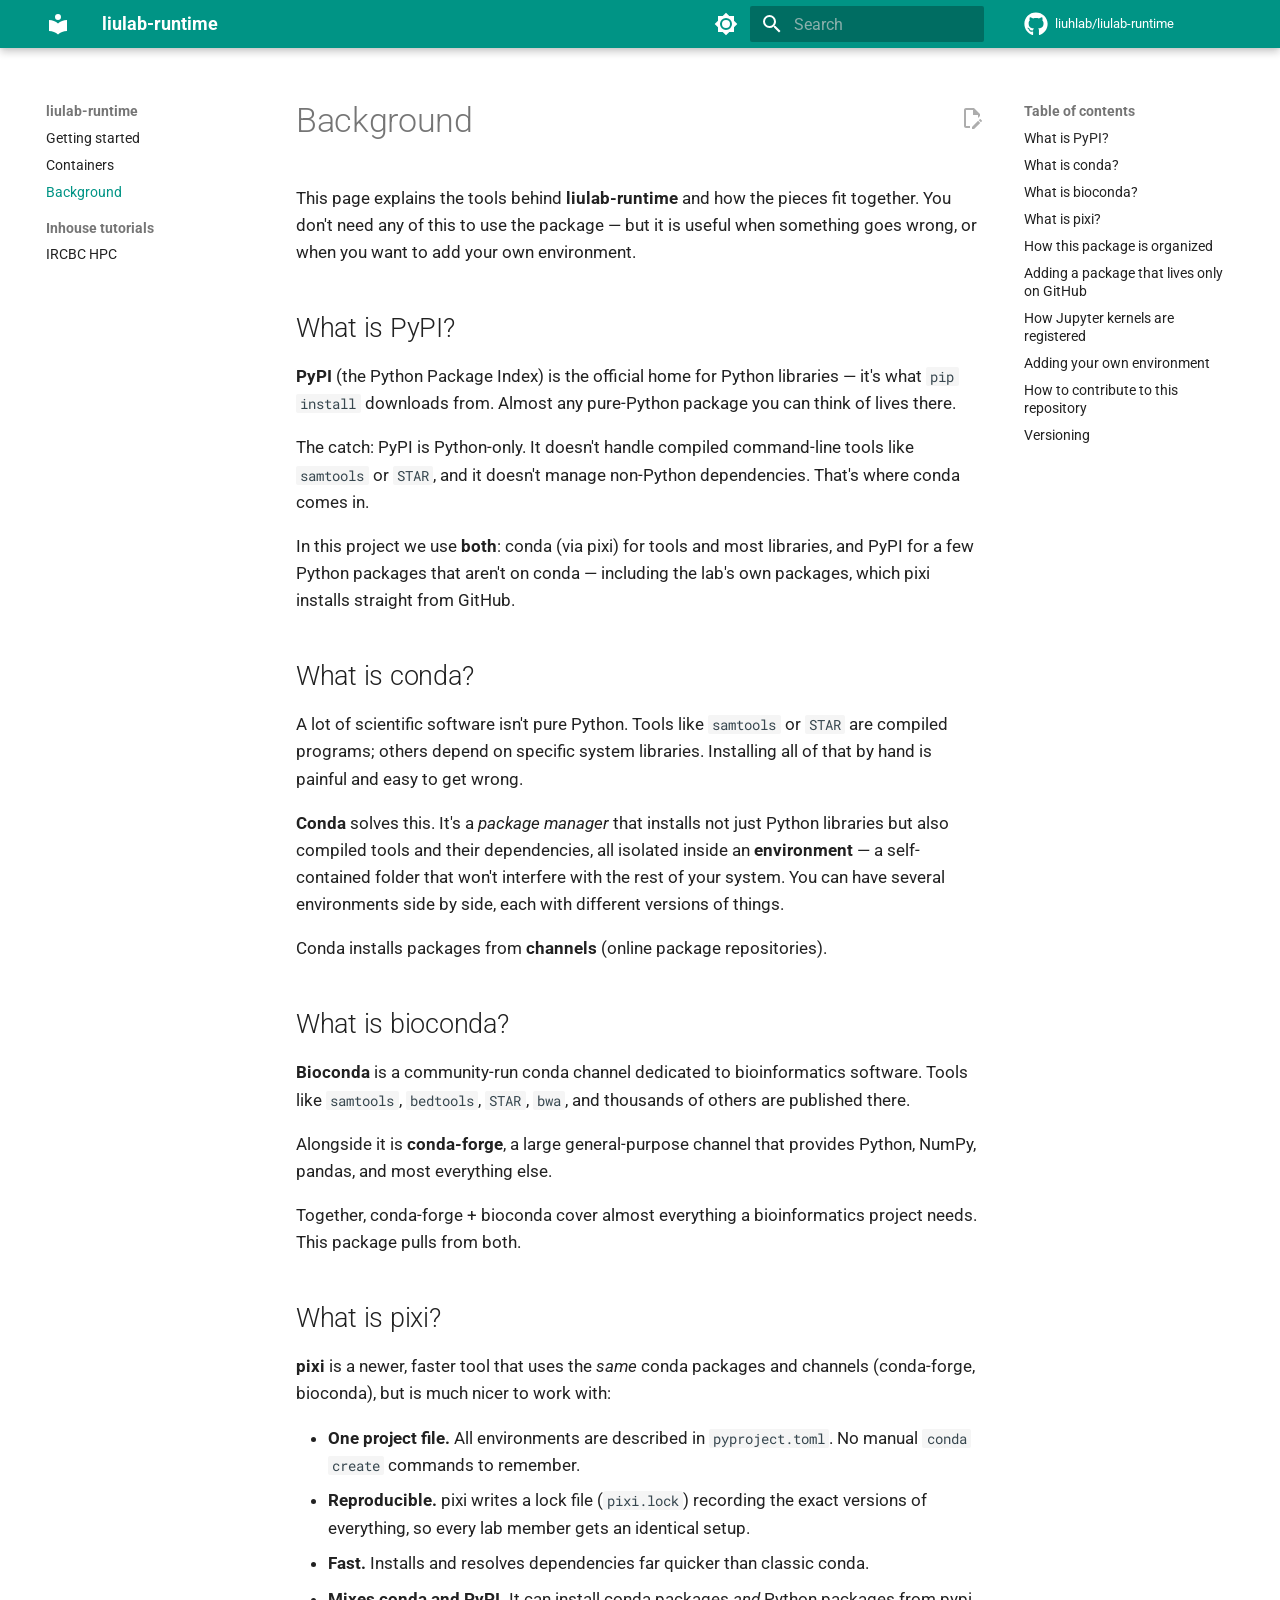
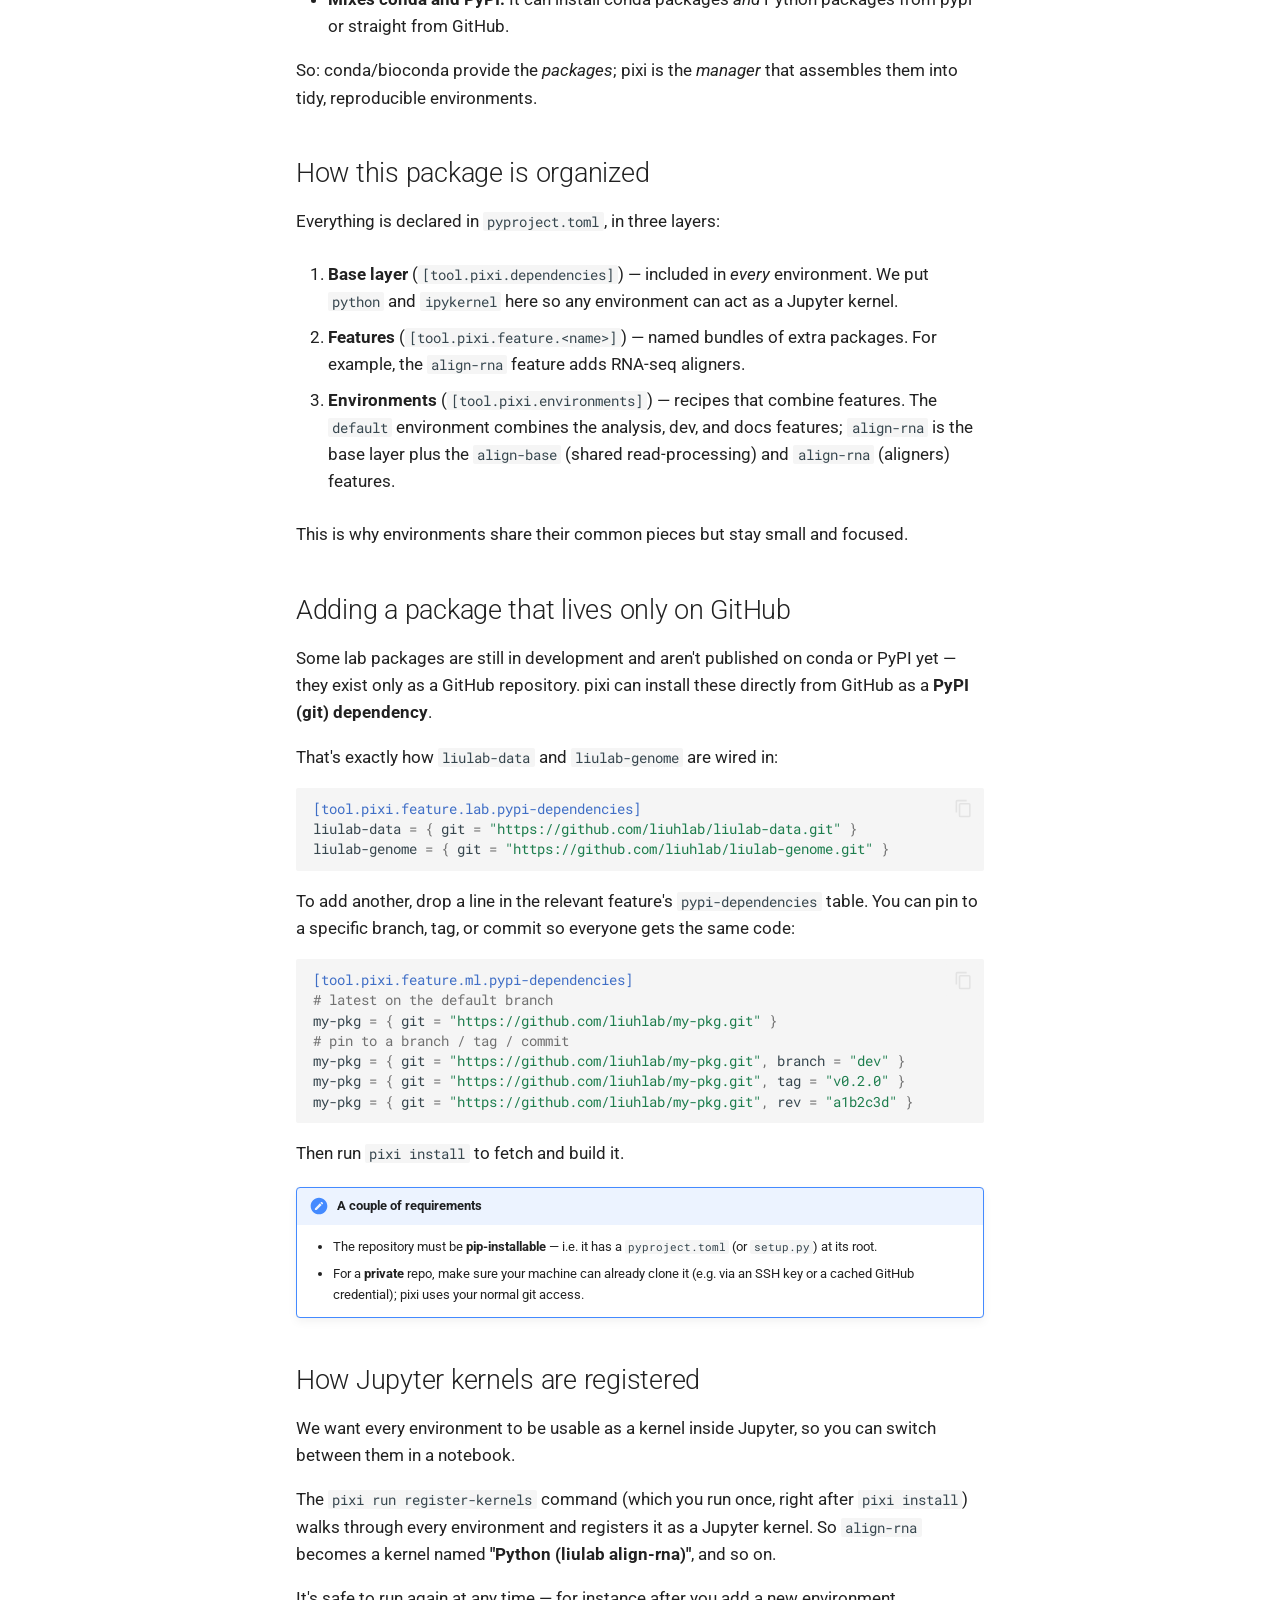
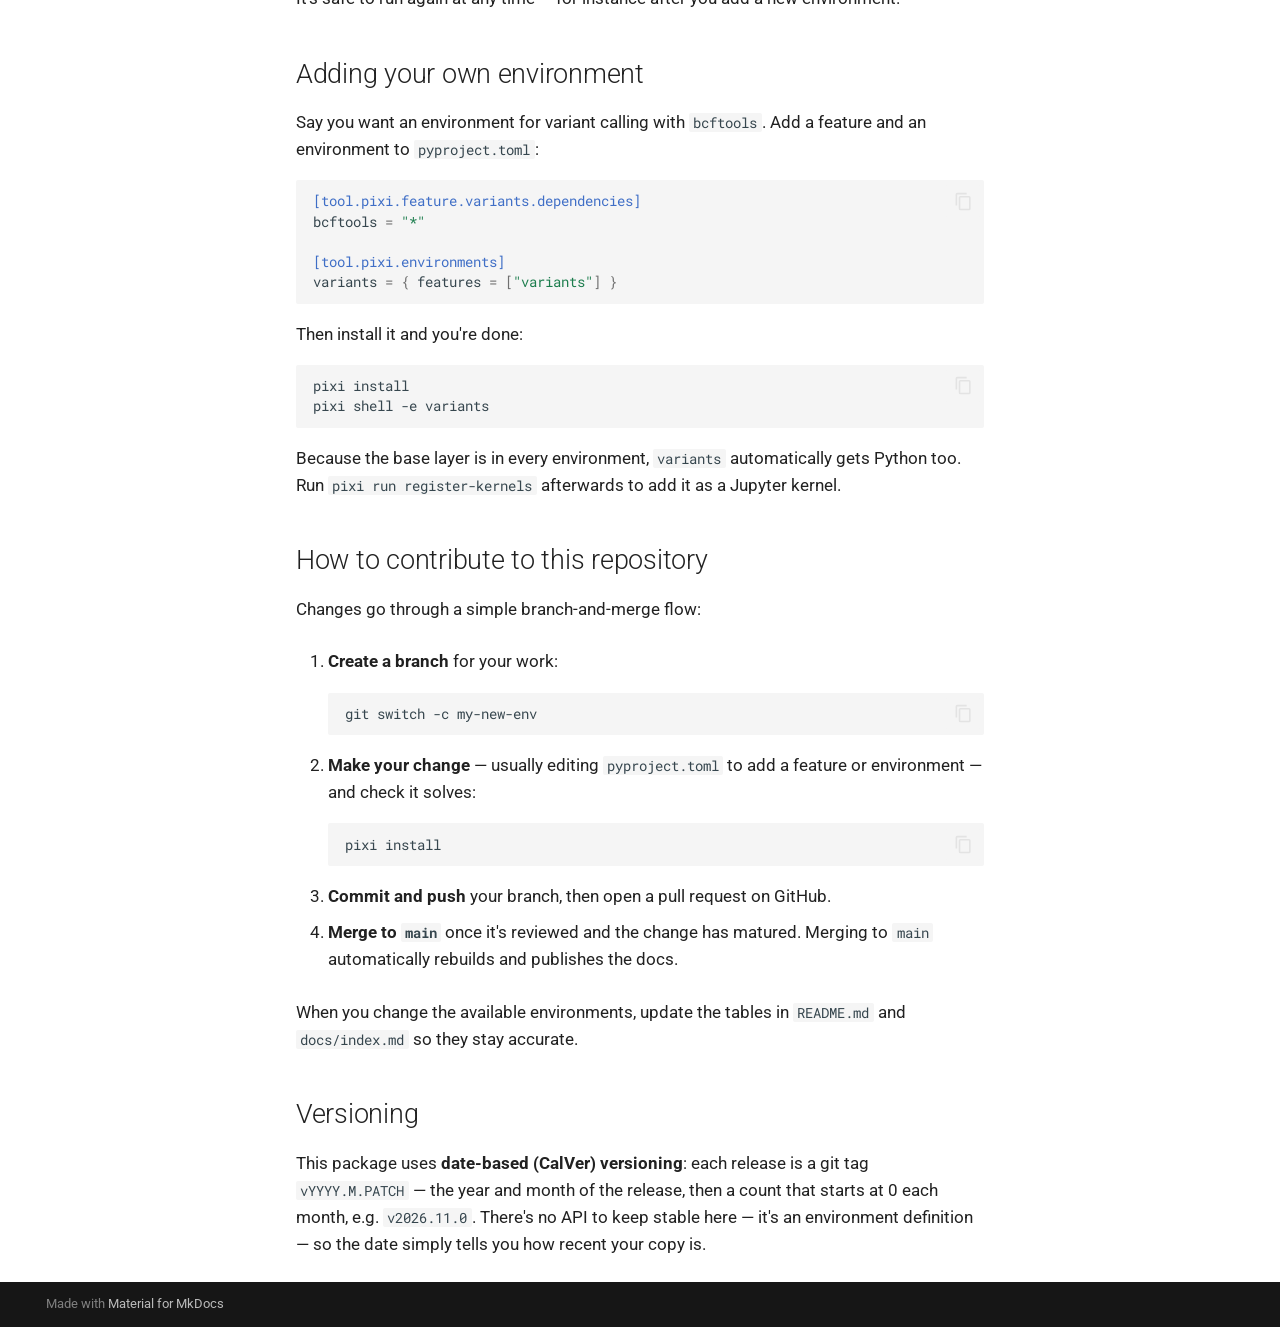
<file: background/index.html>
<!doctype html>
<html lang="en" class="no-js">
  <head>
    
      <meta charset="utf-8">
      <meta name="viewport" content="width=device-width,initial-scale=1">
      
        <meta name="description" content="Centralized package & environment manager for Liu Lab data analysis.">
      
      
      
        <link rel="canonical" href="https://liuhlab.github.io/liulab-runtime/background/">
      
      
        <link rel="prev" href="../containers/">
      
      
        <link rel="next" href="../inhouse/ircbc/">
      
      
        
      
      
      <link rel="icon" href="../assets/images/favicon.png">
      <meta name="generator" content="mkdocs-1.6.1, mkdocs-material-9.7.7">
    
    
      
        <title>Background - liulab-runtime</title>
      
    
    
      <link rel="stylesheet" href="../assets/stylesheets/main.ec1eaa64.min.css">
      
        
        <link rel="stylesheet" href="../assets/stylesheets/palette.ab4e12ef.min.css">
      
      


    
    
      
    
    
      
        
        
        <link rel="preconnect" href="https://fonts.gstatic.com" crossorigin>
        <link rel="stylesheet" href="https://fonts.googleapis.com/css?family=Roboto:300,300i,400,400i,700,700i%7CRoboto+Mono:400,400i,700,700i&display=fallback">
        <style>:root{--md-text-font:"Roboto";--md-code-font:"Roboto Mono"}</style>
      
    
    
      <link rel="stylesheet" href="../stylesheets/extra.css">
    
    <script>__md_scope=new URL("..",location),__md_hash=e=>[...e].reduce(((e,_)=>(e<<5)-e+_.charCodeAt(0)),0),__md_get=(e,_=localStorage,t=__md_scope)=>JSON.parse(_.getItem(t.pathname+"."+e)),__md_set=(e,_,t=localStorage,a=__md_scope)=>{try{t.setItem(a.pathname+"."+e,JSON.stringify(_))}catch(e){}}</script>
    
      
  


  
  

<script id="__analytics">function __md_analytics(){function e(){dataLayer.push(arguments)}window.dataLayer=window.dataLayer||[],e("js",new Date),e("config","G-6M1CJF9WXY"),document.addEventListener("DOMContentLoaded",(function(){document.forms.search&&document.forms.search.query.addEventListener("blur",(function(){this.value&&e("event","search",{search_term:this.value})}));document$.subscribe((function(){var t=document.forms.feedback;if(void 0!==t)for(var a of t.querySelectorAll("[type=submit]"))a.addEventListener("click",(function(a){a.preventDefault();var n=document.location.pathname,d=this.getAttribute("data-md-value");e("event","feedback",{page:n,data:d}),t.firstElementChild.disabled=!0;var r=t.querySelector(".md-feedback__note [data-md-value='"+d+"']");r&&(r.hidden=!1)})),t.hidden=!1})),location$.subscribe((function(t){e("config","G-6M1CJF9WXY",{page_path:t.pathname})}))}));var t=document.createElement("script");t.async=!0,t.src="https://www.googletagmanager.com/gtag/js?id=G-6M1CJF9WXY",document.getElementById("__analytics").insertAdjacentElement("afterEnd",t)}</script>
  
    <script>"undefined"!=typeof __md_analytics&&__md_analytics()</script>
  

    
    
  </head>
  
  
    
    
      
    
    
    
    
    <body dir="ltr" data-md-color-scheme="default" data-md-color-primary="teal" data-md-color-accent="teal">
  
    
    <input class="md-toggle" data-md-toggle="drawer" type="checkbox" id="__drawer" autocomplete="off">
    <input class="md-toggle" data-md-toggle="search" type="checkbox" id="__search" autocomplete="off">
    <label class="md-overlay" for="__drawer"></label>
    <div data-md-component="skip">
      
        
        <a href="#background" class="md-skip">
          Skip to content
        </a>
      
    </div>
    <div data-md-component="announce">
      
    </div>
    
    
      

  

<header class="md-header md-header--shadow" data-md-component="header">
  <nav class="md-header__inner md-grid" aria-label="Header">
    <a href=".." title="liulab-runtime" class="md-header__button md-logo" aria-label="liulab-runtime" data-md-component="logo">
      
  
  <svg xmlns="http://www.w3.org/2000/svg" viewBox="0 0 24 24"><path d="M12 8a3 3 0 0 0 3-3 3 3 0 0 0-3-3 3 3 0 0 0-3 3 3 3 0 0 0 3 3m0 3.54C9.64 9.35 6.5 8 3 8v11c3.5 0 6.64 1.35 9 3.54 2.36-2.19 5.5-3.54 9-3.54V8c-3.5 0-6.64 1.35-9 3.54"/></svg>

    </a>
    <label class="md-header__button md-icon" for="__drawer">
      
      <svg xmlns="http://www.w3.org/2000/svg" viewBox="0 0 24 24"><path d="M3 6h18v2H3zm0 5h18v2H3zm0 5h18v2H3z"/></svg>
    </label>
    <div class="md-header__title" data-md-component="header-title">
      <div class="md-header__ellipsis">
        <div class="md-header__topic">
          <span class="md-ellipsis">
            liulab-runtime
          </span>
        </div>
        <div class="md-header__topic" data-md-component="header-topic">
          <span class="md-ellipsis">
            
              Background
            
          </span>
        </div>
      </div>
    </div>
    
      
        <form class="md-header__option" data-md-component="palette">
  
    
    
    
    <input class="md-option" data-md-color-media="(prefers-color-scheme: light)" data-md-color-scheme="default" data-md-color-primary="teal" data-md-color-accent="teal"  aria-label="Switch to dark mode"  type="radio" name="__palette" id="__palette_0">
    
      <label class="md-header__button md-icon" title="Switch to dark mode" for="__palette_1" hidden>
        <svg xmlns="http://www.w3.org/2000/svg" viewBox="0 0 24 24"><path d="M12 8a4 4 0 0 0-4 4 4 4 0 0 0 4 4 4 4 0 0 0 4-4 4 4 0 0 0-4-4m0 10a6 6 0 0 1-6-6 6 6 0 0 1 6-6 6 6 0 0 1 6 6 6 6 0 0 1-6 6m8-9.31V4h-4.69L12 .69 8.69 4H4v4.69L.69 12 4 15.31V20h4.69L12 23.31 15.31 20H20v-4.69L23.31 12z"/></svg>
      </label>
    
  
    
    
    
    <input class="md-option" data-md-color-media="(prefers-color-scheme: dark)" data-md-color-scheme="slate" data-md-color-primary="teal" data-md-color-accent="teal"  aria-label="Switch to light mode"  type="radio" name="__palette" id="__palette_1">
    
      <label class="md-header__button md-icon" title="Switch to light mode" for="__palette_0" hidden>
        <svg xmlns="http://www.w3.org/2000/svg" viewBox="0 0 24 24"><path d="M12 18c-.89 0-1.74-.2-2.5-.55C11.56 16.5 13 14.42 13 12s-1.44-4.5-3.5-5.45C10.26 6.2 11.11 6 12 6a6 6 0 0 1 6 6 6 6 0 0 1-6 6m8-9.31V4h-4.69L12 .69 8.69 4H4v4.69L.69 12 4 15.31V20h4.69L12 23.31 15.31 20H20v-4.69L23.31 12z"/></svg>
      </label>
    
  
</form>
      
    
    
      <script>var palette=__md_get("__palette");if(palette&&palette.color){if("(prefers-color-scheme)"===palette.color.media){var media=matchMedia("(prefers-color-scheme: light)"),input=document.querySelector(media.matches?"[data-md-color-media='(prefers-color-scheme: light)']":"[data-md-color-media='(prefers-color-scheme: dark)']");palette.color.media=input.getAttribute("data-md-color-media"),palette.color.scheme=input.getAttribute("data-md-color-scheme"),palette.color.primary=input.getAttribute("data-md-color-primary"),palette.color.accent=input.getAttribute("data-md-color-accent")}for(var[key,value]of Object.entries(palette.color))document.body.setAttribute("data-md-color-"+key,value)}</script>
    
    
    
      
      
        <label class="md-header__button md-icon" for="__search">
          
          <svg xmlns="http://www.w3.org/2000/svg" viewBox="0 0 24 24"><path d="M9.5 3A6.5 6.5 0 0 1 16 9.5c0 1.61-.59 3.09-1.56 4.23l.27.27h.79l5 5-1.5 1.5-5-5v-.79l-.27-.27A6.52 6.52 0 0 1 9.5 16 6.5 6.5 0 0 1 3 9.5 6.5 6.5 0 0 1 9.5 3m0 2C7 5 5 7 5 9.5S7 14 9.5 14 14 12 14 9.5 12 5 9.5 5"/></svg>
        </label>
        <div class="md-search" data-md-component="search" role="dialog">
  <label class="md-search__overlay" for="__search"></label>
  <div class="md-search__inner" role="search">
    <form class="md-search__form" name="search">
      <input type="text" class="md-search__input" name="query" aria-label="Search" placeholder="Search" autocapitalize="off" autocorrect="off" autocomplete="off" spellcheck="false" data-md-component="search-query" required>
      <label class="md-search__icon md-icon" for="__search">
        
        <svg xmlns="http://www.w3.org/2000/svg" viewBox="0 0 24 24"><path d="M9.5 3A6.5 6.5 0 0 1 16 9.5c0 1.61-.59 3.09-1.56 4.23l.27.27h.79l5 5-1.5 1.5-5-5v-.79l-.27-.27A6.52 6.52 0 0 1 9.5 16 6.5 6.5 0 0 1 3 9.5 6.5 6.5 0 0 1 9.5 3m0 2C7 5 5 7 5 9.5S7 14 9.5 14 14 12 14 9.5 12 5 9.5 5"/></svg>
        
        <svg xmlns="http://www.w3.org/2000/svg" viewBox="0 0 24 24"><path d="M20 11v2H8l5.5 5.5-1.42 1.42L4.16 12l7.92-7.92L13.5 5.5 8 11z"/></svg>
      </label>
      <nav class="md-search__options" aria-label="Search">
        
        <button type="reset" class="md-search__icon md-icon" title="Clear" aria-label="Clear" tabindex="-1">
          
          <svg xmlns="http://www.w3.org/2000/svg" viewBox="0 0 24 24"><path d="M19 6.41 17.59 5 12 10.59 6.41 5 5 6.41 10.59 12 5 17.59 6.41 19 12 13.41 17.59 19 19 17.59 13.41 12z"/></svg>
        </button>
      </nav>
      
    </form>
    <div class="md-search__output">
      <div class="md-search__scrollwrap" tabindex="0" data-md-scrollfix>
        <div class="md-search-result" data-md-component="search-result">
          <div class="md-search-result__meta">
            Initializing search
          </div>
          <ol class="md-search-result__list" role="presentation"></ol>
        </div>
      </div>
    </div>
  </div>
</div>
      
    
    
      <div class="md-header__source">
        <a href="https://github.com/liuhlab/liulab-runtime" title="Go to repository" class="md-source" data-md-component="source">
  <div class="md-source__icon md-icon">
    
    <svg xmlns="http://www.w3.org/2000/svg" viewBox="0 0 512 512"><!--! Font Awesome Free 7.1.0 by @fontawesome - https://fontawesome.com License - https://fontawesome.com/license/free (Icons: CC BY 4.0, Fonts: SIL OFL 1.1, Code: MIT License) Copyright 2025 Fonticons, Inc.--><path d="M173.9 397.4c0 2-2.3 3.6-5.2 3.6-3.3.3-5.6-1.3-5.6-3.6 0-2 2.3-3.6 5.2-3.6 3-.3 5.6 1.3 5.6 3.6m-31.1-4.5c-.7 2 1.3 4.3 4.3 4.9 2.6 1 5.6 0 6.2-2s-1.3-4.3-4.3-5.2c-2.6-.7-5.5.3-6.2 2.3m44.2-1.7c-2.9.7-4.9 2.6-4.6 4.9.3 2 2.9 3.3 5.9 2.6 2.9-.7 4.9-2.6 4.6-4.6-.3-1.9-3-3.2-5.9-2.9M252.8 8C114.1 8 8 113.3 8 252c0 110.9 69.8 205.8 169.5 239.2 12.8 2.3 17.3-5.6 17.3-12.1 0-6.2-.3-40.4-.3-61.4 0 0-70 15-84.7-29.8 0 0-11.4-29.1-27.8-36.6 0 0-22.9-15.7 1.6-15.4 0 0 24.9 2 38.6 25.8 21.9 38.6 58.6 27.5 72.9 20.9 2.3-16 8.8-27.1 16-33.7-55.9-6.2-112.3-14.3-112.3-110.5 0-27.5 7.6-41.3 23.6-58.9-2.6-6.5-11.1-33.3 2.6-67.9 20.9-6.5 69 27 69 27 20-5.6 41.5-8.5 62.8-8.5s42.8 2.9 62.8 8.5c0 0 48.1-33.6 69-27 13.7 34.7 5.2 61.4 2.6 67.9 16 17.7 25.8 31.5 25.8 58.9 0 96.5-58.9 104.2-114.8 110.5 9.2 7.9 17 22.9 17 46.4 0 33.7-.3 75.4-.3 83.6 0 6.5 4.6 14.4 17.3 12.1C436.2 457.8 504 362.9 504 252 504 113.3 391.5 8 252.8 8M105.2 352.9c-1.3 1-1 3.3.7 5.2 1.6 1.6 3.9 2.3 5.2 1 1.3-1 1-3.3-.7-5.2-1.6-1.6-3.9-2.3-5.2-1m-10.8-8.1c-.7 1.3.3 2.9 2.3 3.9 1.6 1 3.6.7 4.3-.7.7-1.3-.3-2.9-2.3-3.9-2-.6-3.6-.3-4.3.7m32.4 35.6c-1.6 1.3-1 4.3 1.3 6.2 2.3 2.3 5.2 2.6 6.5 1 1.3-1.3.7-4.3-1.3-6.2-2.2-2.3-5.2-2.6-6.5-1m-11.4-14.7c-1.6 1-1.6 3.6 0 5.9s4.3 3.3 5.6 2.3c1.6-1.3 1.6-3.9 0-6.2-1.4-2.3-4-3.3-5.6-2"/></svg>
  </div>
  <div class="md-source__repository">
    liuhlab/liulab-runtime
  </div>
</a>
      </div>
    
  </nav>
  
</header>
    
    <div class="md-container" data-md-component="container">
      
      
        
          
        
      
      <main class="md-main" data-md-component="main">
        <div class="md-main__inner md-grid">
          
            
              
              <div class="md-sidebar md-sidebar--primary" data-md-component="sidebar" data-md-type="navigation" >
                <div class="md-sidebar__scrollwrap">
                  <div class="md-sidebar__inner">
                    



<nav class="md-nav md-nav--primary" aria-label="Navigation" data-md-level="0">
  <label class="md-nav__title" for="__drawer">
    <a href=".." title="liulab-runtime" class="md-nav__button md-logo" aria-label="liulab-runtime" data-md-component="logo">
      
  
  <svg xmlns="http://www.w3.org/2000/svg" viewBox="0 0 24 24"><path d="M12 8a3 3 0 0 0 3-3 3 3 0 0 0-3-3 3 3 0 0 0-3 3 3 3 0 0 0 3 3m0 3.54C9.64 9.35 6.5 8 3 8v11c3.5 0 6.64 1.35 9 3.54 2.36-2.19 5.5-3.54 9-3.54V8c-3.5 0-6.64 1.35-9 3.54"/></svg>

    </a>
    liulab-runtime
  </label>
  
    <div class="md-nav__source">
      <a href="https://github.com/liuhlab/liulab-runtime" title="Go to repository" class="md-source" data-md-component="source">
  <div class="md-source__icon md-icon">
    
    <svg xmlns="http://www.w3.org/2000/svg" viewBox="0 0 512 512"><!--! Font Awesome Free 7.1.0 by @fontawesome - https://fontawesome.com License - https://fontawesome.com/license/free (Icons: CC BY 4.0, Fonts: SIL OFL 1.1, Code: MIT License) Copyright 2025 Fonticons, Inc.--><path d="M173.9 397.4c0 2-2.3 3.6-5.2 3.6-3.3.3-5.6-1.3-5.6-3.6 0-2 2.3-3.6 5.2-3.6 3-.3 5.6 1.3 5.6 3.6m-31.1-4.5c-.7 2 1.3 4.3 4.3 4.9 2.6 1 5.6 0 6.2-2s-1.3-4.3-4.3-5.2c-2.6-.7-5.5.3-6.2 2.3m44.2-1.7c-2.9.7-4.9 2.6-4.6 4.9.3 2 2.9 3.3 5.9 2.6 2.9-.7 4.9-2.6 4.6-4.6-.3-1.9-3-3.2-5.9-2.9M252.8 8C114.1 8 8 113.3 8 252c0 110.9 69.8 205.8 169.5 239.2 12.8 2.3 17.3-5.6 17.3-12.1 0-6.2-.3-40.4-.3-61.4 0 0-70 15-84.7-29.8 0 0-11.4-29.1-27.8-36.6 0 0-22.9-15.7 1.6-15.4 0 0 24.9 2 38.6 25.8 21.9 38.6 58.6 27.5 72.9 20.9 2.3-16 8.8-27.1 16-33.7-55.9-6.2-112.3-14.3-112.3-110.5 0-27.5 7.6-41.3 23.6-58.9-2.6-6.5-11.1-33.3 2.6-67.9 20.9-6.5 69 27 69 27 20-5.6 41.5-8.5 62.8-8.5s42.8 2.9 62.8 8.5c0 0 48.1-33.6 69-27 13.7 34.7 5.2 61.4 2.6 67.9 16 17.7 25.8 31.5 25.8 58.9 0 96.5-58.9 104.2-114.8 110.5 9.2 7.9 17 22.9 17 46.4 0 33.7-.3 75.4-.3 83.6 0 6.5 4.6 14.4 17.3 12.1C436.2 457.8 504 362.9 504 252 504 113.3 391.5 8 252.8 8M105.2 352.9c-1.3 1-1 3.3.7 5.2 1.6 1.6 3.9 2.3 5.2 1 1.3-1 1-3.3-.7-5.2-1.6-1.6-3.9-2.3-5.2-1m-10.8-8.1c-.7 1.3.3 2.9 2.3 3.9 1.6 1 3.6.7 4.3-.7.7-1.3-.3-2.9-2.3-3.9-2-.6-3.6-.3-4.3.7m32.4 35.6c-1.6 1.3-1 4.3 1.3 6.2 2.3 2.3 5.2 2.6 6.5 1 1.3-1.3.7-4.3-1.3-6.2-2.2-2.3-5.2-2.6-6.5-1m-11.4-14.7c-1.6 1-1.6 3.6 0 5.9s4.3 3.3 5.6 2.3c1.6-1.3 1.6-3.9 0-6.2-1.4-2.3-4-3.3-5.6-2"/></svg>
  </div>
  <div class="md-source__repository">
    liuhlab/liulab-runtime
  </div>
</a>
    </div>
  
  <ul class="md-nav__list" data-md-scrollfix>
    
      
      
  
  
  
  
    <li class="md-nav__item">
      <a href=".." class="md-nav__link">
        
  
  
  <span class="md-ellipsis">
    
  
    Getting started
  

    
  </span>
  
  

      </a>
    </li>
  

    
      
      
  
  
  
  
    <li class="md-nav__item">
      <a href="../containers/" class="md-nav__link">
        
  
  
  <span class="md-ellipsis">
    
  
    Containers
  

    
  </span>
  
  

      </a>
    </li>
  

    
      
      
  
  
    
  
  
  
    <li class="md-nav__item md-nav__item--active">
      
      <input class="md-nav__toggle md-toggle" type="checkbox" id="__toc">
      
      
        
      
      
        <label class="md-nav__link md-nav__link--active" for="__toc">
          
  
  
  <span class="md-ellipsis">
    
  
    Background
  

    
  </span>
  
  

          <span class="md-nav__icon md-icon"></span>
        </label>
      
      <a href="./" class="md-nav__link md-nav__link--active">
        
  
  
  <span class="md-ellipsis">
    
  
    Background
  

    
  </span>
  
  

      </a>
      
        

<nav class="md-nav md-nav--secondary" aria-label="Table of contents">
  
  
  
    
  
  
    <label class="md-nav__title" for="__toc">
      <span class="md-nav__icon md-icon"></span>
      Table of contents
    </label>
    <ul class="md-nav__list" data-md-component="toc" data-md-scrollfix>
      
        <li class="md-nav__item">
  <a href="#what-is-pypi" class="md-nav__link">
    <span class="md-ellipsis">
      
        What is PyPI?
      
    </span>
  </a>
  
</li>
      
        <li class="md-nav__item">
  <a href="#what-is-conda" class="md-nav__link">
    <span class="md-ellipsis">
      
        What is conda?
      
    </span>
  </a>
  
</li>
      
        <li class="md-nav__item">
  <a href="#what-is-bioconda" class="md-nav__link">
    <span class="md-ellipsis">
      
        What is bioconda?
      
    </span>
  </a>
  
</li>
      
        <li class="md-nav__item">
  <a href="#what-is-pixi" class="md-nav__link">
    <span class="md-ellipsis">
      
        What is pixi?
      
    </span>
  </a>
  
</li>
      
        <li class="md-nav__item">
  <a href="#how-this-package-is-organized" class="md-nav__link">
    <span class="md-ellipsis">
      
        How this package is organized
      
    </span>
  </a>
  
</li>
      
        <li class="md-nav__item">
  <a href="#adding-a-package-that-lives-only-on-github" class="md-nav__link">
    <span class="md-ellipsis">
      
        Adding a package that lives only on GitHub
      
    </span>
  </a>
  
</li>
      
        <li class="md-nav__item">
  <a href="#how-jupyter-kernels-are-registered" class="md-nav__link">
    <span class="md-ellipsis">
      
        How Jupyter kernels are registered
      
    </span>
  </a>
  
</li>
      
        <li class="md-nav__item">
  <a href="#adding-your-own-environment" class="md-nav__link">
    <span class="md-ellipsis">
      
        Adding your own environment
      
    </span>
  </a>
  
</li>
      
        <li class="md-nav__item">
  <a href="#how-to-contribute-to-this-repository" class="md-nav__link">
    <span class="md-ellipsis">
      
        How to contribute to this repository
      
    </span>
  </a>
  
</li>
      
        <li class="md-nav__item">
  <a href="#versioning" class="md-nav__link">
    <span class="md-ellipsis">
      
        Versioning
      
    </span>
  </a>
  
</li>
      
    </ul>
  
</nav>
      
    </li>
  

    
      
      
  
  
  
  
    
    
    
    
      
        
        
      
    
    
    <li class="md-nav__item md-nav__item--section md-nav__item--nested">
      
        
        
        <input class="md-nav__toggle md-toggle " type="checkbox" id="__nav_4" >
        
          
          <label class="md-nav__link" for="__nav_4" id="__nav_4_label" tabindex="">
            
  
  
  <span class="md-ellipsis">
    
  
    Inhouse tutorials
  

    
  </span>
  
  

            <span class="md-nav__icon md-icon"></span>
          </label>
        
        <nav class="md-nav" data-md-level="1" aria-labelledby="__nav_4_label" aria-expanded="false">
          <label class="md-nav__title" for="__nav_4">
            <span class="md-nav__icon md-icon"></span>
            
  
    Inhouse tutorials
  

          </label>
          <ul class="md-nav__list" data-md-scrollfix>
            
              
                
  
  
  
  
    <li class="md-nav__item">
      <a href="../inhouse/ircbc/" class="md-nav__link">
        
  
  
  <span class="md-ellipsis">
    
  
    IRCBC HPC
  

    
  </span>
  
  

      </a>
    </li>
  

              
            
          </ul>
        </nav>
      
    </li>
  

    
  </ul>
</nav>
                  </div>
                </div>
              </div>
            
            
              
              <div class="md-sidebar md-sidebar--secondary" data-md-component="sidebar" data-md-type="toc" >
                <div class="md-sidebar__scrollwrap">
                  <div class="md-sidebar__inner">
                    

<nav class="md-nav md-nav--secondary" aria-label="Table of contents">
  
  
  
    
  
  
    <label class="md-nav__title" for="__toc">
      <span class="md-nav__icon md-icon"></span>
      Table of contents
    </label>
    <ul class="md-nav__list" data-md-component="toc" data-md-scrollfix>
      
        <li class="md-nav__item">
  <a href="#what-is-pypi" class="md-nav__link">
    <span class="md-ellipsis">
      
        What is PyPI?
      
    </span>
  </a>
  
</li>
      
        <li class="md-nav__item">
  <a href="#what-is-conda" class="md-nav__link">
    <span class="md-ellipsis">
      
        What is conda?
      
    </span>
  </a>
  
</li>
      
        <li class="md-nav__item">
  <a href="#what-is-bioconda" class="md-nav__link">
    <span class="md-ellipsis">
      
        What is bioconda?
      
    </span>
  </a>
  
</li>
      
        <li class="md-nav__item">
  <a href="#what-is-pixi" class="md-nav__link">
    <span class="md-ellipsis">
      
        What is pixi?
      
    </span>
  </a>
  
</li>
      
        <li class="md-nav__item">
  <a href="#how-this-package-is-organized" class="md-nav__link">
    <span class="md-ellipsis">
      
        How this package is organized
      
    </span>
  </a>
  
</li>
      
        <li class="md-nav__item">
  <a href="#adding-a-package-that-lives-only-on-github" class="md-nav__link">
    <span class="md-ellipsis">
      
        Adding a package that lives only on GitHub
      
    </span>
  </a>
  
</li>
      
        <li class="md-nav__item">
  <a href="#how-jupyter-kernels-are-registered" class="md-nav__link">
    <span class="md-ellipsis">
      
        How Jupyter kernels are registered
      
    </span>
  </a>
  
</li>
      
        <li class="md-nav__item">
  <a href="#adding-your-own-environment" class="md-nav__link">
    <span class="md-ellipsis">
      
        Adding your own environment
      
    </span>
  </a>
  
</li>
      
        <li class="md-nav__item">
  <a href="#how-to-contribute-to-this-repository" class="md-nav__link">
    <span class="md-ellipsis">
      
        How to contribute to this repository
      
    </span>
  </a>
  
</li>
      
        <li class="md-nav__item">
  <a href="#versioning" class="md-nav__link">
    <span class="md-ellipsis">
      
        Versioning
      
    </span>
  </a>
  
</li>
      
    </ul>
  
</nav>
                  </div>
                </div>
              </div>
            
          
          
            <div class="md-content" data-md-component="content">
              
              <article class="md-content__inner md-typeset">
                
                  


  
    <a href="https://github.com/liuhlab/liulab-runtime/edit/main/docs/background.md" title="Edit this page" class="md-content__button md-icon" rel="edit">
      
      <svg xmlns="http://www.w3.org/2000/svg" viewBox="0 0 24 24"><path d="M10 20H6V4h7v5h5v3.1l2-2V8l-6-6H6c-1.1 0-2 .9-2 2v16c0 1.1.9 2 2 2h4zm10.2-7c.1 0 .3.1.4.2l1.3 1.3c.2.2.2.6 0 .8l-1 1-2.1-2.1 1-1c.1-.1.2-.2.4-.2m0 3.9L14.1 23H12v-2.1l6.1-6.1z"/></svg>
    </a>
  
  


<h1 id="background">Background<a class="headerlink" href="#background" title="Permanent link">&para;</a></h1>
<p>This page explains the tools behind <strong>liulab-runtime</strong> and how the
pieces fit together. You don't need any of this to use the package — but
it is useful when something goes wrong, or when you want to add your
own environment.</p>
<h2 id="what-is-pypi">What is PyPI?<a class="headerlink" href="#what-is-pypi" title="Permanent link">&para;</a></h2>
<p><strong>PyPI</strong> (the Python Package Index) is the official home for Python
libraries — it's what <code>pip install</code> downloads from. Almost any pure-Python
package you can think of lives there.</p>
<p>The catch: PyPI is Python-only. It doesn't handle compiled command-line
tools like <code>samtools</code> or <code>STAR</code>, and it doesn't manage non-Python
dependencies. That's where conda comes in.</p>
<p>In this project we use <strong>both</strong>: conda (via pixi) for tools and most
libraries, and PyPI for a few Python packages that aren't on conda —
including the lab's own packages, which pixi installs straight from
GitHub.</p>
<h2 id="what-is-conda">What is conda?<a class="headerlink" href="#what-is-conda" title="Permanent link">&para;</a></h2>
<p>A lot of scientific software isn't pure Python. Tools like <code>samtools</code> or
<code>STAR</code> are compiled programs; others depend on specific system libraries.
Installing all of that by hand is painful and easy to get wrong.</p>
<p><strong>Conda</strong> solves this. It's a <em>package manager</em> that installs not just
Python libraries but also compiled tools and their dependencies, all
isolated inside an <strong>environment</strong> — a self-contained folder that won't
interfere with the rest of your system. You can have several
environments side by side, each with different versions of things.</p>
<p>Conda installs packages from <strong>channels</strong> (online package
repositories).</p>
<h2 id="what-is-bioconda">What is bioconda?<a class="headerlink" href="#what-is-bioconda" title="Permanent link">&para;</a></h2>
<p><strong>Bioconda</strong> is a community-run conda channel dedicated to
bioinformatics software. Tools like <code>samtools</code>, <code>bedtools</code>, <code>STAR</code>,
<code>bwa</code>, and thousands of others are published there.</p>
<p>Alongside it is <strong>conda-forge</strong>, a large general-purpose channel that
provides Python, NumPy, pandas, and most everything else.</p>
<p>Together, conda-forge + bioconda cover almost everything a
bioinformatics project needs. This package pulls from both.</p>
<h2 id="what-is-pixi">What is pixi?<a class="headerlink" href="#what-is-pixi" title="Permanent link">&para;</a></h2>
<p><strong>pixi</strong> is a newer, faster tool that uses the <em>same</em> conda packages and
channels (conda-forge, bioconda), but is much nicer to work with:</p>
<ul>
<li><strong>One project file.</strong> All environments are described in
  <code>pyproject.toml</code>. No manual <code>conda create</code> commands to remember.</li>
<li><strong>Reproducible.</strong> pixi writes a lock file (<code>pixi.lock</code>) recording the
  exact versions of everything, so every lab member gets an identical
  setup.</li>
<li><strong>Fast.</strong> Installs and resolves dependencies far quicker than classic
  conda.</li>
<li><strong>Mixes conda and PyPI.</strong> It can install conda packages <em>and</em> Python
  packages from pypi or straight from GitHub.</li>
</ul>
<p>So: conda/bioconda provide the <em>packages</em>; pixi is the <em>manager</em> that
assembles them into tidy, reproducible environments.</p>
<h2 id="how-this-package-is-organized">How this package is organized<a class="headerlink" href="#how-this-package-is-organized" title="Permanent link">&para;</a></h2>
<p>Everything is declared in <code>pyproject.toml</code>, in three layers:</p>
<ol>
<li>
<p><strong>Base layer</strong> (<code>[tool.pixi.dependencies]</code>) — included in <em>every</em>
   environment. We put <code>python</code> and <code>ipykernel</code> here so any environment
   can act as a Jupyter kernel.</p>
</li>
<li>
<p><strong>Features</strong> (<code>[tool.pixi.feature.&lt;name&gt;]</code>) — named bundles of extra
   packages. For example, the <code>align-rna</code> feature adds RNA-seq aligners.</p>
</li>
<li>
<p><strong>Environments</strong> (<code>[tool.pixi.environments]</code>) — recipes that combine
   features. The <code>default</code> environment combines the analysis, dev, and
   docs features; <code>align-rna</code> is the base layer plus the <code>align-base</code>
   (shared read-processing) and <code>align-rna</code> (aligners) features.</p>
</li>
</ol>
<p>This is why environments share their common pieces but stay small and
focused.</p>
<h2 id="adding-a-package-that-lives-only-on-github">Adding a package that lives only on GitHub<a class="headerlink" href="#adding-a-package-that-lives-only-on-github" title="Permanent link">&para;</a></h2>
<p>Some lab packages are still in development and aren't published on conda
or PyPI yet — they exist only as a GitHub repository. pixi can install
these directly from GitHub as a <strong>PyPI (git) dependency</strong>.</p>
<p>That's exactly how <code>liulab-data</code> and <code>liulab-genome</code> are wired in:</p>
<div class="highlight"><pre><span></span><code><a id="__codelineno-0-1" name="__codelineno-0-1" href="#__codelineno-0-1"></a><span class="k">[tool.pixi.feature.lab.pypi-dependencies]</span>
<a id="__codelineno-0-2" name="__codelineno-0-2" href="#__codelineno-0-2"></a><span class="n">liulab-data</span><span class="w"> </span><span class="o">=</span><span class="w"> </span><span class="p">{</span><span class="w"> </span><span class="n">git</span><span class="w"> </span><span class="p">=</span><span class="w"> </span><span class="s2">&quot;https://github.com/liuhlab/liulab-data.git&quot;</span><span class="w"> </span><span class="p">}</span>
<a id="__codelineno-0-3" name="__codelineno-0-3" href="#__codelineno-0-3"></a><span class="n">liulab-genome</span><span class="w"> </span><span class="o">=</span><span class="w"> </span><span class="p">{</span><span class="w"> </span><span class="n">git</span><span class="w"> </span><span class="p">=</span><span class="w"> </span><span class="s2">&quot;https://github.com/liuhlab/liulab-genome.git&quot;</span><span class="w"> </span><span class="p">}</span>
</code></pre></div>
<p>To add another, drop a line in the relevant feature's
<code>pypi-dependencies</code> table. You can pin to a specific branch, tag, or
commit so everyone gets the same code:</p>
<div class="highlight"><pre><span></span><code><a id="__codelineno-1-1" name="__codelineno-1-1" href="#__codelineno-1-1"></a><span class="k">[tool.pixi.feature.ml.pypi-dependencies]</span>
<a id="__codelineno-1-2" name="__codelineno-1-2" href="#__codelineno-1-2"></a><span class="c1"># latest on the default branch</span>
<a id="__codelineno-1-3" name="__codelineno-1-3" href="#__codelineno-1-3"></a><span class="n">my-pkg</span><span class="w"> </span><span class="o">=</span><span class="w"> </span><span class="p">{</span><span class="w"> </span><span class="n">git</span><span class="w"> </span><span class="p">=</span><span class="w"> </span><span class="s2">&quot;https://github.com/liuhlab/my-pkg.git&quot;</span><span class="w"> </span><span class="p">}</span>
<a id="__codelineno-1-4" name="__codelineno-1-4" href="#__codelineno-1-4"></a><span class="c1"># pin to a branch / tag / commit</span>
<a id="__codelineno-1-5" name="__codelineno-1-5" href="#__codelineno-1-5"></a><span class="n">my-pkg</span><span class="w"> </span><span class="o">=</span><span class="w"> </span><span class="p">{</span><span class="w"> </span><span class="n">git</span><span class="w"> </span><span class="p">=</span><span class="w"> </span><span class="s2">&quot;https://github.com/liuhlab/my-pkg.git&quot;</span><span class="p">,</span><span class="w"> </span><span class="n">branch</span><span class="w"> </span><span class="p">=</span><span class="w"> </span><span class="s2">&quot;dev&quot;</span><span class="w"> </span><span class="p">}</span>
<a id="__codelineno-1-6" name="__codelineno-1-6" href="#__codelineno-1-6"></a><span class="n">my-pkg</span><span class="w"> </span><span class="o">=</span><span class="w"> </span><span class="p">{</span><span class="w"> </span><span class="n">git</span><span class="w"> </span><span class="p">=</span><span class="w"> </span><span class="s2">&quot;https://github.com/liuhlab/my-pkg.git&quot;</span><span class="p">,</span><span class="w"> </span><span class="n">tag</span><span class="w"> </span><span class="p">=</span><span class="w"> </span><span class="s2">&quot;v0.2.0&quot;</span><span class="w"> </span><span class="p">}</span>
<a id="__codelineno-1-7" name="__codelineno-1-7" href="#__codelineno-1-7"></a><span class="n">my-pkg</span><span class="w"> </span><span class="o">=</span><span class="w"> </span><span class="p">{</span><span class="w"> </span><span class="n">git</span><span class="w"> </span><span class="p">=</span><span class="w"> </span><span class="s2">&quot;https://github.com/liuhlab/my-pkg.git&quot;</span><span class="p">,</span><span class="w"> </span><span class="n">rev</span><span class="w"> </span><span class="p">=</span><span class="w"> </span><span class="s2">&quot;a1b2c3d&quot;</span><span class="w"> </span><span class="p">}</span>
</code></pre></div>
<p>Then run <code>pixi install</code> to fetch and build it.</p>
<div class="admonition note">
<p class="admonition-title">A couple of requirements</p>
<ul>
<li>The repository must be <strong>pip-installable</strong> — i.e. it has a
  <code>pyproject.toml</code> (or <code>setup.py</code>) at its root.</li>
<li>For a <strong>private</strong> repo, make sure your machine can already clone it
  (e.g. via an SSH key or a cached GitHub credential); pixi uses your
  normal git access.</li>
</ul>
</div>
<h2 id="how-jupyter-kernels-are-registered">How Jupyter kernels are registered<a class="headerlink" href="#how-jupyter-kernels-are-registered" title="Permanent link">&para;</a></h2>
<p>We want every environment to be usable as a kernel inside Jupyter, so you
can switch between them in a notebook.</p>
<p>The <code>pixi run register-kernels</code> command (which you run once, right after
<code>pixi install</code>) walks through every environment and registers it as a
Jupyter kernel. So <code>align-rna</code> becomes a kernel named <strong>"Python (liulab
align-rna)"</strong>, and so on.</p>
<p>It's safe to run again at any time — for instance after you add a new
environment.</p>
<h2 id="adding-your-own-environment">Adding your own environment<a class="headerlink" href="#adding-your-own-environment" title="Permanent link">&para;</a></h2>
<p>Say you want an environment for variant calling with <code>bcftools</code>. Add a
feature and an environment to <code>pyproject.toml</code>:</p>
<div class="highlight"><pre><span></span><code><a id="__codelineno-2-1" name="__codelineno-2-1" href="#__codelineno-2-1"></a><span class="k">[tool.pixi.feature.variants.dependencies]</span>
<a id="__codelineno-2-2" name="__codelineno-2-2" href="#__codelineno-2-2"></a><span class="n">bcftools</span><span class="w"> </span><span class="o">=</span><span class="w"> </span><span class="s2">&quot;*&quot;</span>
<a id="__codelineno-2-3" name="__codelineno-2-3" href="#__codelineno-2-3"></a>
<a id="__codelineno-2-4" name="__codelineno-2-4" href="#__codelineno-2-4"></a><span class="k">[tool.pixi.environments]</span>
<a id="__codelineno-2-5" name="__codelineno-2-5" href="#__codelineno-2-5"></a><span class="n">variants</span><span class="w"> </span><span class="o">=</span><span class="w"> </span><span class="p">{</span><span class="w"> </span><span class="n">features</span><span class="w"> </span><span class="p">=</span><span class="w"> </span><span class="p">[</span><span class="s2">&quot;variants&quot;</span><span class="p">]</span><span class="w"> </span><span class="p">}</span>
</code></pre></div>
<p>Then install it and you're done:</p>
<div class="highlight"><pre><span></span><code><a id="__codelineno-3-1" name="__codelineno-3-1" href="#__codelineno-3-1"></a>pixi<span class="w"> </span>install
<a id="__codelineno-3-2" name="__codelineno-3-2" href="#__codelineno-3-2"></a>pixi<span class="w"> </span>shell<span class="w"> </span>-e<span class="w"> </span>variants
</code></pre></div>
<p>Because the base layer is in every environment, <code>variants</code> automatically
gets Python too. Run <code>pixi run register-kernels</code> afterwards to add it as a
Jupyter kernel.</p>
<h2 id="how-to-contribute-to-this-repository">How to contribute to this repository<a class="headerlink" href="#how-to-contribute-to-this-repository" title="Permanent link">&para;</a></h2>
<p>Changes go through a simple branch-and-merge flow:</p>
<ol>
<li>
<p><strong>Create a branch</strong> for your work:</p>
<div class="highlight"><pre><span></span><code><a id="__codelineno-4-1" name="__codelineno-4-1" href="#__codelineno-4-1"></a>git<span class="w"> </span>switch<span class="w"> </span>-c<span class="w"> </span>my-new-env
</code></pre></div>
</li>
<li>
<p><strong>Make your change</strong> — usually editing <code>pyproject.toml</code> to add a
   feature or environment — and check it solves:</p>
<div class="highlight"><pre><span></span><code><a id="__codelineno-5-1" name="__codelineno-5-1" href="#__codelineno-5-1"></a>pixi<span class="w"> </span>install
</code></pre></div>
</li>
<li>
<p><strong>Commit and push</strong> your branch, then open a pull request on GitHub.</p>
</li>
<li>
<p><strong>Merge to <code>main</code></strong> once it's reviewed and the change has matured.
   Merging to <code>main</code> automatically rebuilds and publishes the docs.</p>
</li>
</ol>
<p>When you change the available environments, update the tables in
<code>README.md</code> and <code>docs/index.md</code> so they stay accurate.</p>
<h2 id="versioning">Versioning<a class="headerlink" href="#versioning" title="Permanent link">&para;</a></h2>
<p>This package uses <strong>date-based (CalVer) versioning</strong>: each release is a
git tag <code>vYYYY.M.PATCH</code> — the year and month of the release, then a count
that starts at 0 each month, e.g. <code>v2026.11.0</code>. There's no API to keep
stable here — it's an environment definition — so the date simply tells
you how recent your copy is.</p>









  




                
              </article>
            </div>
          
          
  <script>var tabs=__md_get("__tabs");if(Array.isArray(tabs))e:for(var set of document.querySelectorAll(".tabbed-set")){var labels=set.querySelector(".tabbed-labels");for(var tab of tabs)for(var label of labels.getElementsByTagName("label"))if(label.innerText.trim()===tab){var input=document.getElementById(label.htmlFor);input.checked=!0;continue e}}</script>

<script>var target=document.getElementById(location.hash.slice(1));target&&target.name&&(target.checked=target.name.startsWith("__tabbed_"))</script>
        </div>
        
      </main>
      
        <footer class="md-footer">
  
  <div class="md-footer-meta md-typeset">
    <div class="md-footer-meta__inner md-grid">
      <div class="md-copyright">
  
  
    Made with
    <a href="https://squidfunk.github.io/mkdocs-material/" target="_blank" rel="noopener">
      Material for MkDocs
    </a>
  
</div>
      
    </div>
  </div>
</footer>
      
    </div>
    <div class="md-dialog" data-md-component="dialog">
      <div class="md-dialog__inner md-typeset"></div>
    </div>
    
    
    
      
      
      <script id="__config" type="application/json">{"annotate": null, "base": "..", "features": ["navigation.sections", "content.code.copy", "content.code.annotate", "content.action.edit", "content.tabs.link", "toc.follow"], "search": "../assets/javascripts/workers/search.2c215733.min.js", "tags": null, "translations": {"clipboard.copied": "Copied to clipboard", "clipboard.copy": "Copy to clipboard", "search.result.more.one": "1 more on this page", "search.result.more.other": "# more on this page", "search.result.none": "No matching documents", "search.result.one": "1 matching document", "search.result.other": "# matching documents", "search.result.placeholder": "Type to start searching", "search.result.term.missing": "Missing", "select.version": "Select version"}, "version": null}</script>
    
    
      <script src="../assets/javascripts/bundle.d7400e89.min.js"></script>
      
    
  </body>
</html>
</file>
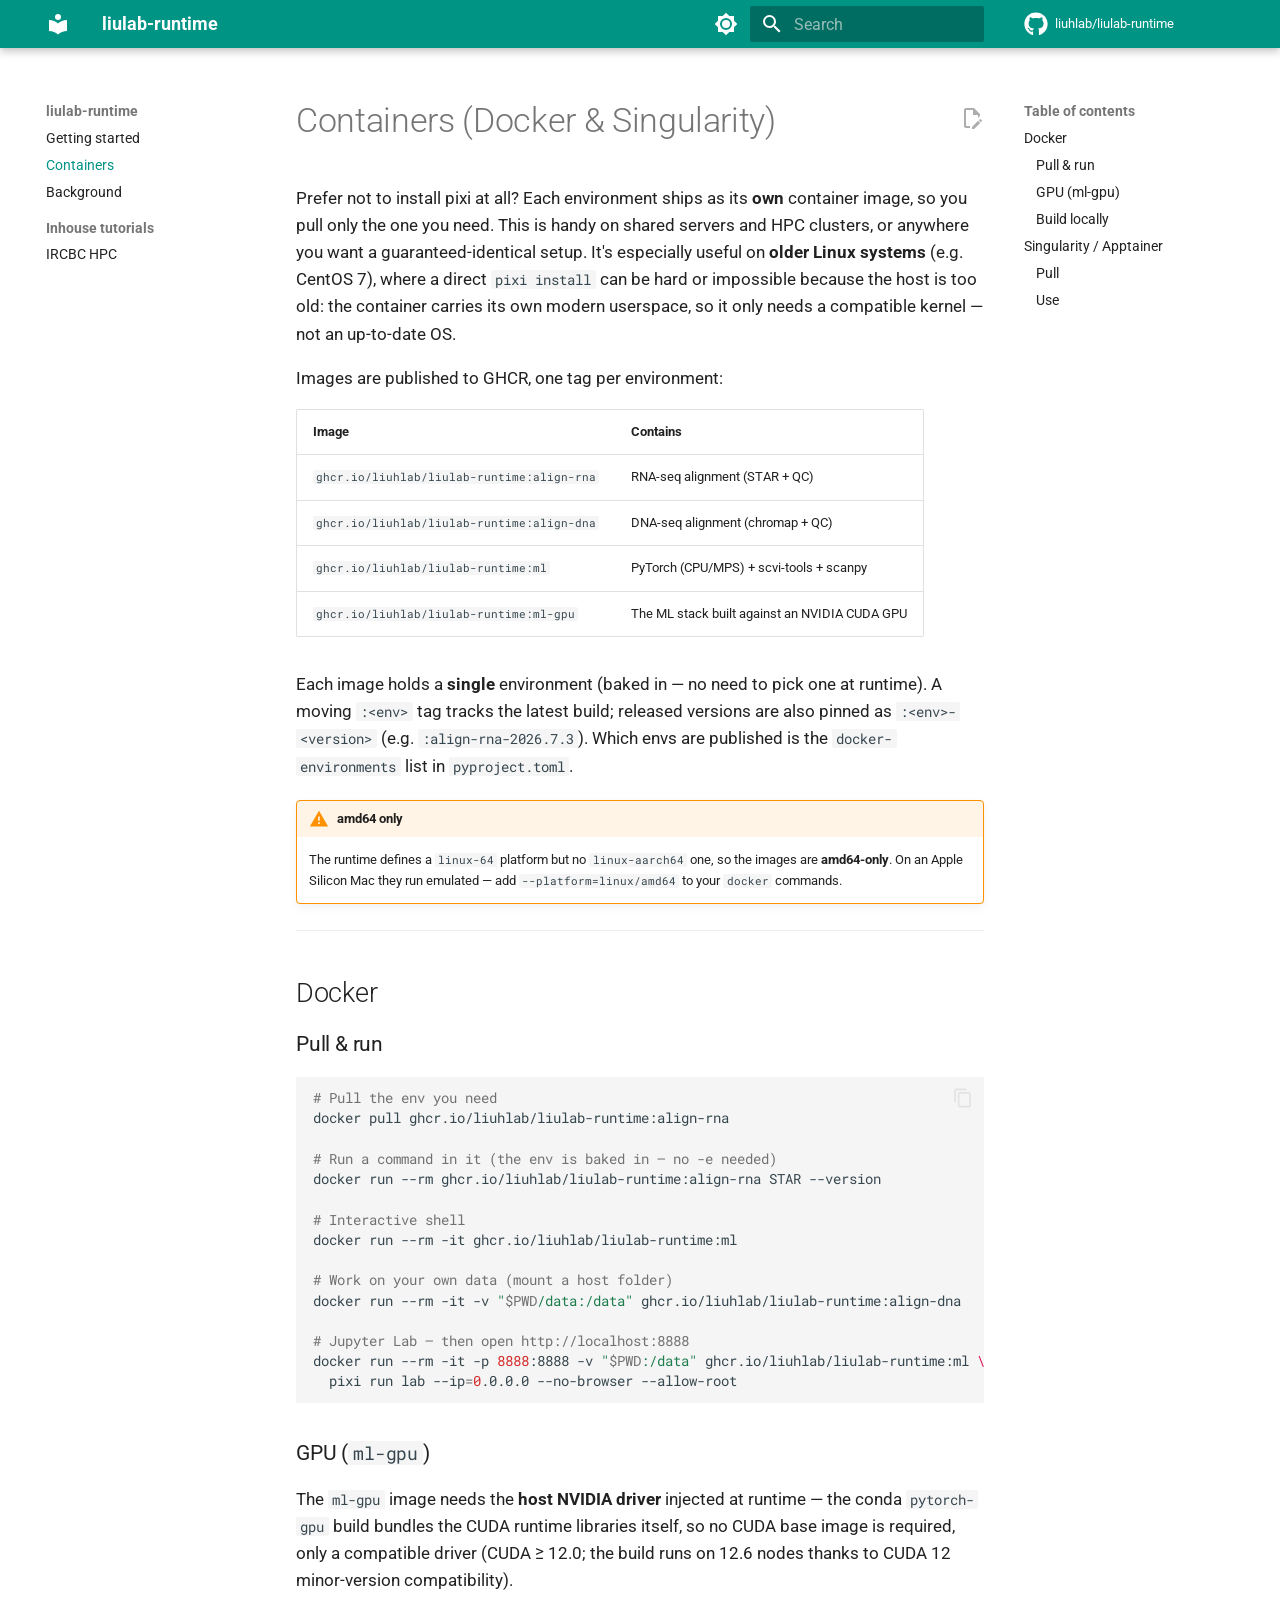
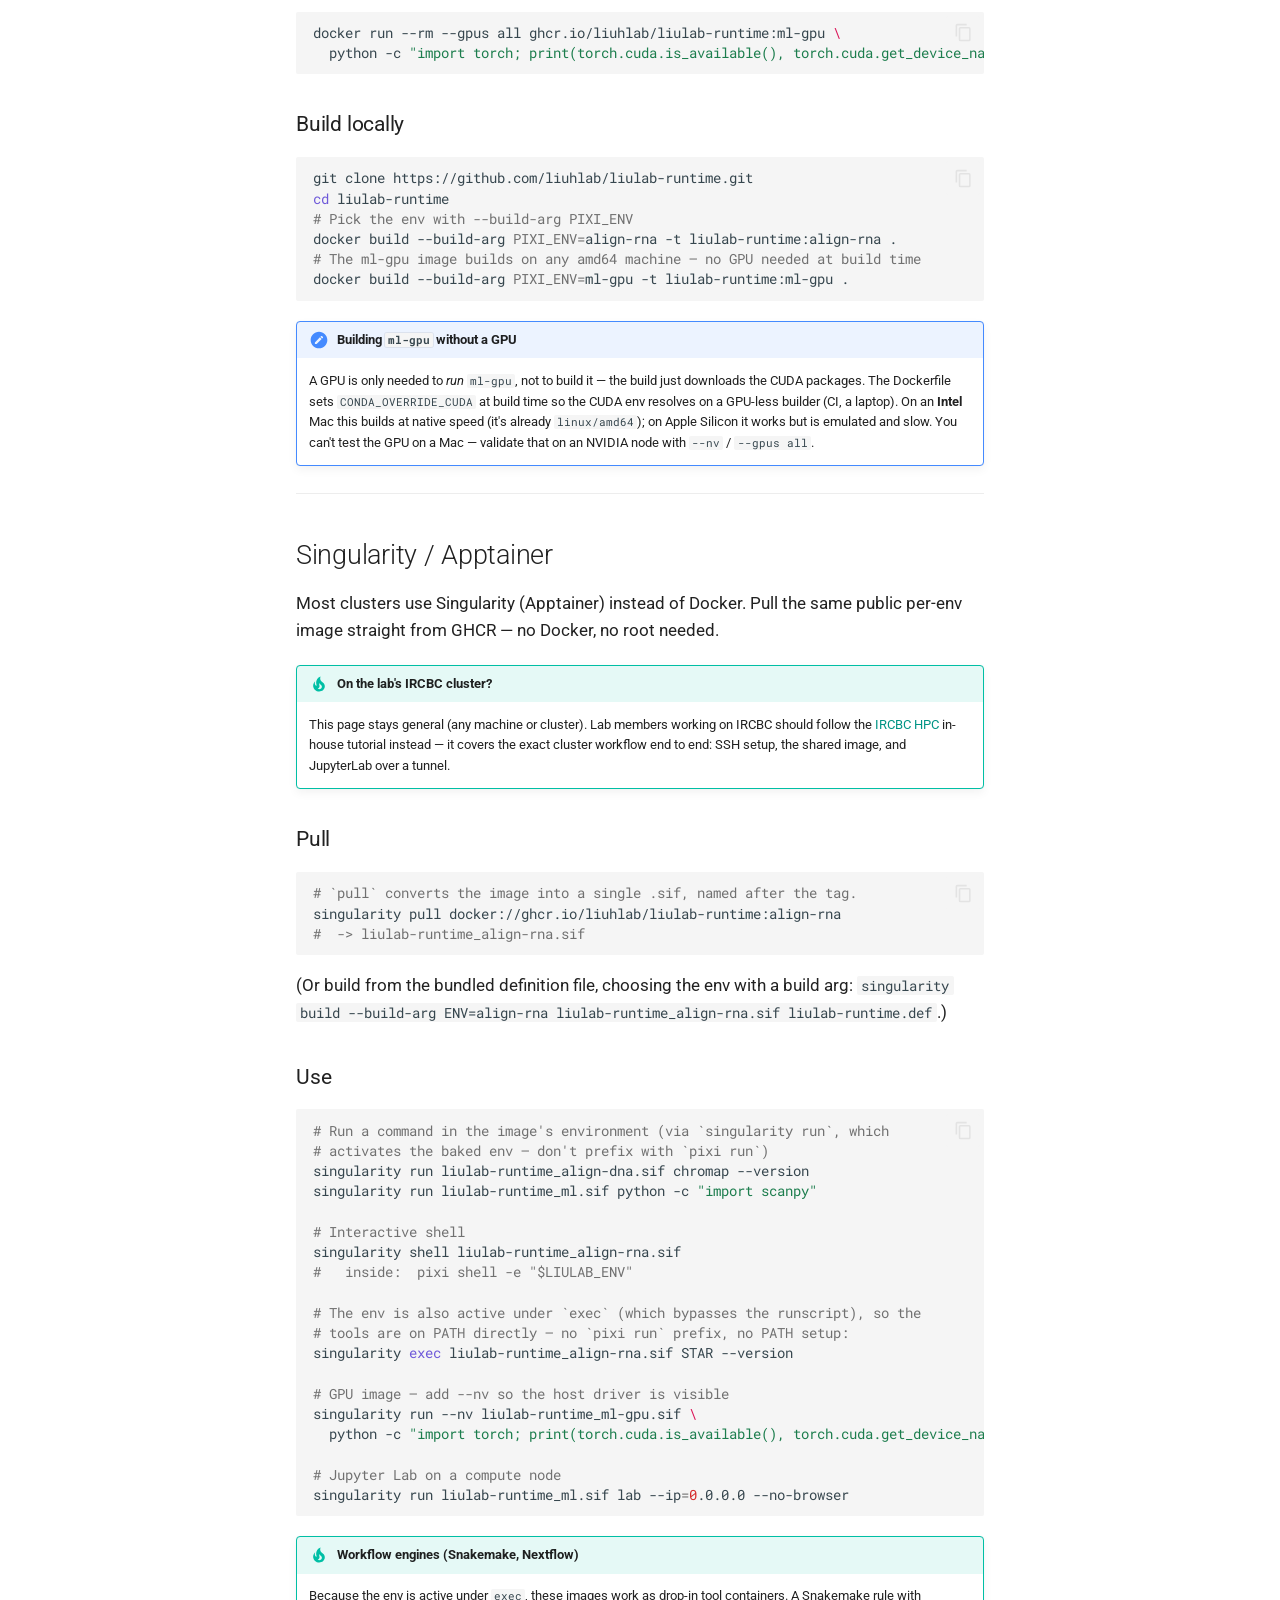
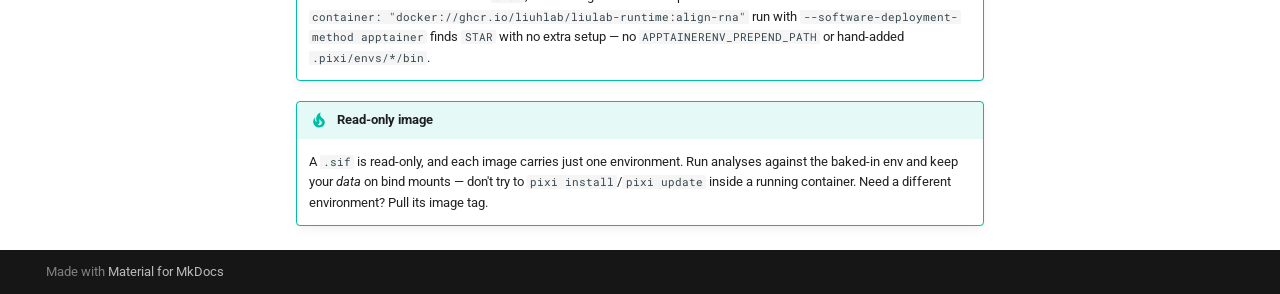
<file: containers/index.html>
<!doctype html>
<html lang="en" class="no-js">
  <head>
    
      <meta charset="utf-8">
      <meta name="viewport" content="width=device-width,initial-scale=1">
      
        <meta name="description" content="Centralized package & environment manager for Liu Lab data analysis.">
      
      
      
        <link rel="canonical" href="https://liuhlab.github.io/liulab-runtime/containers/">
      
      
        <link rel="prev" href="..">
      
      
        <link rel="next" href="../background/">
      
      
        
      
      
      <link rel="icon" href="../assets/images/favicon.png">
      <meta name="generator" content="mkdocs-1.6.1, mkdocs-material-9.7.7">
    
    
      
        <title>Containers - liulab-runtime</title>
      
    
    
      <link rel="stylesheet" href="../assets/stylesheets/main.ec1eaa64.min.css">
      
        
        <link rel="stylesheet" href="../assets/stylesheets/palette.ab4e12ef.min.css">
      
      


    
    
      
    
    
      
        
        
        <link rel="preconnect" href="https://fonts.gstatic.com" crossorigin>
        <link rel="stylesheet" href="https://fonts.googleapis.com/css?family=Roboto:300,300i,400,400i,700,700i%7CRoboto+Mono:400,400i,700,700i&display=fallback">
        <style>:root{--md-text-font:"Roboto";--md-code-font:"Roboto Mono"}</style>
      
    
    
      <link rel="stylesheet" href="../stylesheets/extra.css">
    
    <script>__md_scope=new URL("..",location),__md_hash=e=>[...e].reduce(((e,_)=>(e<<5)-e+_.charCodeAt(0)),0),__md_get=(e,_=localStorage,t=__md_scope)=>JSON.parse(_.getItem(t.pathname+"."+e)),__md_set=(e,_,t=localStorage,a=__md_scope)=>{try{t.setItem(a.pathname+"."+e,JSON.stringify(_))}catch(e){}}</script>
    
      
  


  
  

<script id="__analytics">function __md_analytics(){function e(){dataLayer.push(arguments)}window.dataLayer=window.dataLayer||[],e("js",new Date),e("config","G-6M1CJF9WXY"),document.addEventListener("DOMContentLoaded",(function(){document.forms.search&&document.forms.search.query.addEventListener("blur",(function(){this.value&&e("event","search",{search_term:this.value})}));document$.subscribe((function(){var t=document.forms.feedback;if(void 0!==t)for(var a of t.querySelectorAll("[type=submit]"))a.addEventListener("click",(function(a){a.preventDefault();var n=document.location.pathname,d=this.getAttribute("data-md-value");e("event","feedback",{page:n,data:d}),t.firstElementChild.disabled=!0;var r=t.querySelector(".md-feedback__note [data-md-value='"+d+"']");r&&(r.hidden=!1)})),t.hidden=!1})),location$.subscribe((function(t){e("config","G-6M1CJF9WXY",{page_path:t.pathname})}))}));var t=document.createElement("script");t.async=!0,t.src="https://www.googletagmanager.com/gtag/js?id=G-6M1CJF9WXY",document.getElementById("__analytics").insertAdjacentElement("afterEnd",t)}</script>
  
    <script>"undefined"!=typeof __md_analytics&&__md_analytics()</script>
  

    
    
  </head>
  
  
    
    
      
    
    
    
    
    <body dir="ltr" data-md-color-scheme="default" data-md-color-primary="teal" data-md-color-accent="teal">
  
    
    <input class="md-toggle" data-md-toggle="drawer" type="checkbox" id="__drawer" autocomplete="off">
    <input class="md-toggle" data-md-toggle="search" type="checkbox" id="__search" autocomplete="off">
    <label class="md-overlay" for="__drawer"></label>
    <div data-md-component="skip">
      
        
        <a href="#containers-docker-singularity" class="md-skip">
          Skip to content
        </a>
      
    </div>
    <div data-md-component="announce">
      
    </div>
    
    
      

  

<header class="md-header md-header--shadow" data-md-component="header">
  <nav class="md-header__inner md-grid" aria-label="Header">
    <a href=".." title="liulab-runtime" class="md-header__button md-logo" aria-label="liulab-runtime" data-md-component="logo">
      
  
  <svg xmlns="http://www.w3.org/2000/svg" viewBox="0 0 24 24"><path d="M12 8a3 3 0 0 0 3-3 3 3 0 0 0-3-3 3 3 0 0 0-3 3 3 3 0 0 0 3 3m0 3.54C9.64 9.35 6.5 8 3 8v11c3.5 0 6.64 1.35 9 3.54 2.36-2.19 5.5-3.54 9-3.54V8c-3.5 0-6.64 1.35-9 3.54"/></svg>

    </a>
    <label class="md-header__button md-icon" for="__drawer">
      
      <svg xmlns="http://www.w3.org/2000/svg" viewBox="0 0 24 24"><path d="M3 6h18v2H3zm0 5h18v2H3zm0 5h18v2H3z"/></svg>
    </label>
    <div class="md-header__title" data-md-component="header-title">
      <div class="md-header__ellipsis">
        <div class="md-header__topic">
          <span class="md-ellipsis">
            liulab-runtime
          </span>
        </div>
        <div class="md-header__topic" data-md-component="header-topic">
          <span class="md-ellipsis">
            
              Containers
            
          </span>
        </div>
      </div>
    </div>
    
      
        <form class="md-header__option" data-md-component="palette">
  
    
    
    
    <input class="md-option" data-md-color-media="(prefers-color-scheme: light)" data-md-color-scheme="default" data-md-color-primary="teal" data-md-color-accent="teal"  aria-label="Switch to dark mode"  type="radio" name="__palette" id="__palette_0">
    
      <label class="md-header__button md-icon" title="Switch to dark mode" for="__palette_1" hidden>
        <svg xmlns="http://www.w3.org/2000/svg" viewBox="0 0 24 24"><path d="M12 8a4 4 0 0 0-4 4 4 4 0 0 0 4 4 4 4 0 0 0 4-4 4 4 0 0 0-4-4m0 10a6 6 0 0 1-6-6 6 6 0 0 1 6-6 6 6 0 0 1 6 6 6 6 0 0 1-6 6m8-9.31V4h-4.69L12 .69 8.69 4H4v4.69L.69 12 4 15.31V20h4.69L12 23.31 15.31 20H20v-4.69L23.31 12z"/></svg>
      </label>
    
  
    
    
    
    <input class="md-option" data-md-color-media="(prefers-color-scheme: dark)" data-md-color-scheme="slate" data-md-color-primary="teal" data-md-color-accent="teal"  aria-label="Switch to light mode"  type="radio" name="__palette" id="__palette_1">
    
      <label class="md-header__button md-icon" title="Switch to light mode" for="__palette_0" hidden>
        <svg xmlns="http://www.w3.org/2000/svg" viewBox="0 0 24 24"><path d="M12 18c-.89 0-1.74-.2-2.5-.55C11.56 16.5 13 14.42 13 12s-1.44-4.5-3.5-5.45C10.26 6.2 11.11 6 12 6a6 6 0 0 1 6 6 6 6 0 0 1-6 6m8-9.31V4h-4.69L12 .69 8.69 4H4v4.69L.69 12 4 15.31V20h4.69L12 23.31 15.31 20H20v-4.69L23.31 12z"/></svg>
      </label>
    
  
</form>
      
    
    
      <script>var palette=__md_get("__palette");if(palette&&palette.color){if("(prefers-color-scheme)"===palette.color.media){var media=matchMedia("(prefers-color-scheme: light)"),input=document.querySelector(media.matches?"[data-md-color-media='(prefers-color-scheme: light)']":"[data-md-color-media='(prefers-color-scheme: dark)']");palette.color.media=input.getAttribute("data-md-color-media"),palette.color.scheme=input.getAttribute("data-md-color-scheme"),palette.color.primary=input.getAttribute("data-md-color-primary"),palette.color.accent=input.getAttribute("data-md-color-accent")}for(var[key,value]of Object.entries(palette.color))document.body.setAttribute("data-md-color-"+key,value)}</script>
    
    
    
      
      
        <label class="md-header__button md-icon" for="__search">
          
          <svg xmlns="http://www.w3.org/2000/svg" viewBox="0 0 24 24"><path d="M9.5 3A6.5 6.5 0 0 1 16 9.5c0 1.61-.59 3.09-1.56 4.23l.27.27h.79l5 5-1.5 1.5-5-5v-.79l-.27-.27A6.52 6.52 0 0 1 9.5 16 6.5 6.5 0 0 1 3 9.5 6.5 6.5 0 0 1 9.5 3m0 2C7 5 5 7 5 9.5S7 14 9.5 14 14 12 14 9.5 12 5 9.5 5"/></svg>
        </label>
        <div class="md-search" data-md-component="search" role="dialog">
  <label class="md-search__overlay" for="__search"></label>
  <div class="md-search__inner" role="search">
    <form class="md-search__form" name="search">
      <input type="text" class="md-search__input" name="query" aria-label="Search" placeholder="Search" autocapitalize="off" autocorrect="off" autocomplete="off" spellcheck="false" data-md-component="search-query" required>
      <label class="md-search__icon md-icon" for="__search">
        
        <svg xmlns="http://www.w3.org/2000/svg" viewBox="0 0 24 24"><path d="M9.5 3A6.5 6.5 0 0 1 16 9.5c0 1.61-.59 3.09-1.56 4.23l.27.27h.79l5 5-1.5 1.5-5-5v-.79l-.27-.27A6.52 6.52 0 0 1 9.5 16 6.5 6.5 0 0 1 3 9.5 6.5 6.5 0 0 1 9.5 3m0 2C7 5 5 7 5 9.5S7 14 9.5 14 14 12 14 9.5 12 5 9.5 5"/></svg>
        
        <svg xmlns="http://www.w3.org/2000/svg" viewBox="0 0 24 24"><path d="M20 11v2H8l5.5 5.5-1.42 1.42L4.16 12l7.92-7.92L13.5 5.5 8 11z"/></svg>
      </label>
      <nav class="md-search__options" aria-label="Search">
        
        <button type="reset" class="md-search__icon md-icon" title="Clear" aria-label="Clear" tabindex="-1">
          
          <svg xmlns="http://www.w3.org/2000/svg" viewBox="0 0 24 24"><path d="M19 6.41 17.59 5 12 10.59 6.41 5 5 6.41 10.59 12 5 17.59 6.41 19 12 13.41 17.59 19 19 17.59 13.41 12z"/></svg>
        </button>
      </nav>
      
    </form>
    <div class="md-search__output">
      <div class="md-search__scrollwrap" tabindex="0" data-md-scrollfix>
        <div class="md-search-result" data-md-component="search-result">
          <div class="md-search-result__meta">
            Initializing search
          </div>
          <ol class="md-search-result__list" role="presentation"></ol>
        </div>
      </div>
    </div>
  </div>
</div>
      
    
    
      <div class="md-header__source">
        <a href="https://github.com/liuhlab/liulab-runtime" title="Go to repository" class="md-source" data-md-component="source">
  <div class="md-source__icon md-icon">
    
    <svg xmlns="http://www.w3.org/2000/svg" viewBox="0 0 512 512"><!--! Font Awesome Free 7.1.0 by @fontawesome - https://fontawesome.com License - https://fontawesome.com/license/free (Icons: CC BY 4.0, Fonts: SIL OFL 1.1, Code: MIT License) Copyright 2025 Fonticons, Inc.--><path d="M173.9 397.4c0 2-2.3 3.6-5.2 3.6-3.3.3-5.6-1.3-5.6-3.6 0-2 2.3-3.6 5.2-3.6 3-.3 5.6 1.3 5.6 3.6m-31.1-4.5c-.7 2 1.3 4.3 4.3 4.9 2.6 1 5.6 0 6.2-2s-1.3-4.3-4.3-5.2c-2.6-.7-5.5.3-6.2 2.3m44.2-1.7c-2.9.7-4.9 2.6-4.6 4.9.3 2 2.9 3.3 5.9 2.6 2.9-.7 4.9-2.6 4.6-4.6-.3-1.9-3-3.2-5.9-2.9M252.8 8C114.1 8 8 113.3 8 252c0 110.9 69.8 205.8 169.5 239.2 12.8 2.3 17.3-5.6 17.3-12.1 0-6.2-.3-40.4-.3-61.4 0 0-70 15-84.7-29.8 0 0-11.4-29.1-27.8-36.6 0 0-22.9-15.7 1.6-15.4 0 0 24.9 2 38.6 25.8 21.9 38.6 58.6 27.5 72.9 20.9 2.3-16 8.8-27.1 16-33.7-55.9-6.2-112.3-14.3-112.3-110.5 0-27.5 7.6-41.3 23.6-58.9-2.6-6.5-11.1-33.3 2.6-67.9 20.9-6.5 69 27 69 27 20-5.6 41.5-8.5 62.8-8.5s42.8 2.9 62.8 8.5c0 0 48.1-33.6 69-27 13.7 34.7 5.2 61.4 2.6 67.9 16 17.7 25.8 31.5 25.8 58.9 0 96.5-58.9 104.2-114.8 110.5 9.2 7.9 17 22.9 17 46.4 0 33.7-.3 75.4-.3 83.6 0 6.5 4.6 14.4 17.3 12.1C436.2 457.8 504 362.9 504 252 504 113.3 391.5 8 252.8 8M105.2 352.9c-1.3 1-1 3.3.7 5.2 1.6 1.6 3.9 2.3 5.2 1 1.3-1 1-3.3-.7-5.2-1.6-1.6-3.9-2.3-5.2-1m-10.8-8.1c-.7 1.3.3 2.9 2.3 3.9 1.6 1 3.6.7 4.3-.7.7-1.3-.3-2.9-2.3-3.9-2-.6-3.6-.3-4.3.7m32.4 35.6c-1.6 1.3-1 4.3 1.3 6.2 2.3 2.3 5.2 2.6 6.5 1 1.3-1.3.7-4.3-1.3-6.2-2.2-2.3-5.2-2.6-6.5-1m-11.4-14.7c-1.6 1-1.6 3.6 0 5.9s4.3 3.3 5.6 2.3c1.6-1.3 1.6-3.9 0-6.2-1.4-2.3-4-3.3-5.6-2"/></svg>
  </div>
  <div class="md-source__repository">
    liuhlab/liulab-runtime
  </div>
</a>
      </div>
    
  </nav>
  
</header>
    
    <div class="md-container" data-md-component="container">
      
      
        
          
        
      
      <main class="md-main" data-md-component="main">
        <div class="md-main__inner md-grid">
          
            
              
              <div class="md-sidebar md-sidebar--primary" data-md-component="sidebar" data-md-type="navigation" >
                <div class="md-sidebar__scrollwrap">
                  <div class="md-sidebar__inner">
                    



<nav class="md-nav md-nav--primary" aria-label="Navigation" data-md-level="0">
  <label class="md-nav__title" for="__drawer">
    <a href=".." title="liulab-runtime" class="md-nav__button md-logo" aria-label="liulab-runtime" data-md-component="logo">
      
  
  <svg xmlns="http://www.w3.org/2000/svg" viewBox="0 0 24 24"><path d="M12 8a3 3 0 0 0 3-3 3 3 0 0 0-3-3 3 3 0 0 0-3 3 3 3 0 0 0 3 3m0 3.54C9.64 9.35 6.5 8 3 8v11c3.5 0 6.64 1.35 9 3.54 2.36-2.19 5.5-3.54 9-3.54V8c-3.5 0-6.64 1.35-9 3.54"/></svg>

    </a>
    liulab-runtime
  </label>
  
    <div class="md-nav__source">
      <a href="https://github.com/liuhlab/liulab-runtime" title="Go to repository" class="md-source" data-md-component="source">
  <div class="md-source__icon md-icon">
    
    <svg xmlns="http://www.w3.org/2000/svg" viewBox="0 0 512 512"><!--! Font Awesome Free 7.1.0 by @fontawesome - https://fontawesome.com License - https://fontawesome.com/license/free (Icons: CC BY 4.0, Fonts: SIL OFL 1.1, Code: MIT License) Copyright 2025 Fonticons, Inc.--><path d="M173.9 397.4c0 2-2.3 3.6-5.2 3.6-3.3.3-5.6-1.3-5.6-3.6 0-2 2.3-3.6 5.2-3.6 3-.3 5.6 1.3 5.6 3.6m-31.1-4.5c-.7 2 1.3 4.3 4.3 4.9 2.6 1 5.6 0 6.2-2s-1.3-4.3-4.3-5.2c-2.6-.7-5.5.3-6.2 2.3m44.2-1.7c-2.9.7-4.9 2.6-4.6 4.9.3 2 2.9 3.3 5.9 2.6 2.9-.7 4.9-2.6 4.6-4.6-.3-1.9-3-3.2-5.9-2.9M252.8 8C114.1 8 8 113.3 8 252c0 110.9 69.8 205.8 169.5 239.2 12.8 2.3 17.3-5.6 17.3-12.1 0-6.2-.3-40.4-.3-61.4 0 0-70 15-84.7-29.8 0 0-11.4-29.1-27.8-36.6 0 0-22.9-15.7 1.6-15.4 0 0 24.9 2 38.6 25.8 21.9 38.6 58.6 27.5 72.9 20.9 2.3-16 8.8-27.1 16-33.7-55.9-6.2-112.3-14.3-112.3-110.5 0-27.5 7.6-41.3 23.6-58.9-2.6-6.5-11.1-33.3 2.6-67.9 20.9-6.5 69 27 69 27 20-5.6 41.5-8.5 62.8-8.5s42.8 2.9 62.8 8.5c0 0 48.1-33.6 69-27 13.7 34.7 5.2 61.4 2.6 67.9 16 17.7 25.8 31.5 25.8 58.9 0 96.5-58.9 104.2-114.8 110.5 9.2 7.9 17 22.9 17 46.4 0 33.7-.3 75.4-.3 83.6 0 6.5 4.6 14.4 17.3 12.1C436.2 457.8 504 362.9 504 252 504 113.3 391.5 8 252.8 8M105.2 352.9c-1.3 1-1 3.3.7 5.2 1.6 1.6 3.9 2.3 5.2 1 1.3-1 1-3.3-.7-5.2-1.6-1.6-3.9-2.3-5.2-1m-10.8-8.1c-.7 1.3.3 2.9 2.3 3.9 1.6 1 3.6.7 4.3-.7.7-1.3-.3-2.9-2.3-3.9-2-.6-3.6-.3-4.3.7m32.4 35.6c-1.6 1.3-1 4.3 1.3 6.2 2.3 2.3 5.2 2.6 6.5 1 1.3-1.3.7-4.3-1.3-6.2-2.2-2.3-5.2-2.6-6.5-1m-11.4-14.7c-1.6 1-1.6 3.6 0 5.9s4.3 3.3 5.6 2.3c1.6-1.3 1.6-3.9 0-6.2-1.4-2.3-4-3.3-5.6-2"/></svg>
  </div>
  <div class="md-source__repository">
    liuhlab/liulab-runtime
  </div>
</a>
    </div>
  
  <ul class="md-nav__list" data-md-scrollfix>
    
      
      
  
  
  
  
    <li class="md-nav__item">
      <a href=".." class="md-nav__link">
        
  
  
  <span class="md-ellipsis">
    
  
    Getting started
  

    
  </span>
  
  

      </a>
    </li>
  

    
      
      
  
  
    
  
  
  
    <li class="md-nav__item md-nav__item--active">
      
      <input class="md-nav__toggle md-toggle" type="checkbox" id="__toc">
      
      
        
      
      
        <label class="md-nav__link md-nav__link--active" for="__toc">
          
  
  
  <span class="md-ellipsis">
    
  
    Containers
  

    
  </span>
  
  

          <span class="md-nav__icon md-icon"></span>
        </label>
      
      <a href="./" class="md-nav__link md-nav__link--active">
        
  
  
  <span class="md-ellipsis">
    
  
    Containers
  

    
  </span>
  
  

      </a>
      
        

<nav class="md-nav md-nav--secondary" aria-label="Table of contents">
  
  
  
    
  
  
    <label class="md-nav__title" for="__toc">
      <span class="md-nav__icon md-icon"></span>
      Table of contents
    </label>
    <ul class="md-nav__list" data-md-component="toc" data-md-scrollfix>
      
        <li class="md-nav__item">
  <a href="#docker" class="md-nav__link">
    <span class="md-ellipsis">
      
        Docker
      
    </span>
  </a>
  
    <nav class="md-nav" aria-label="Docker">
      <ul class="md-nav__list">
        
          <li class="md-nav__item">
  <a href="#pull-run" class="md-nav__link">
    <span class="md-ellipsis">
      
        Pull &amp; run
      
    </span>
  </a>
  
</li>
        
          <li class="md-nav__item">
  <a href="#gpu-ml-gpu" class="md-nav__link">
    <span class="md-ellipsis">
      
        GPU (ml-gpu)
      
    </span>
  </a>
  
</li>
        
          <li class="md-nav__item">
  <a href="#build-locally" class="md-nav__link">
    <span class="md-ellipsis">
      
        Build locally
      
    </span>
  </a>
  
</li>
        
      </ul>
    </nav>
  
</li>
      
        <li class="md-nav__item">
  <a href="#singularity-apptainer" class="md-nav__link">
    <span class="md-ellipsis">
      
        Singularity / Apptainer
      
    </span>
  </a>
  
    <nav class="md-nav" aria-label="Singularity / Apptainer">
      <ul class="md-nav__list">
        
          <li class="md-nav__item">
  <a href="#pull" class="md-nav__link">
    <span class="md-ellipsis">
      
        Pull
      
    </span>
  </a>
  
</li>
        
          <li class="md-nav__item">
  <a href="#use" class="md-nav__link">
    <span class="md-ellipsis">
      
        Use
      
    </span>
  </a>
  
</li>
        
      </ul>
    </nav>
  
</li>
      
    </ul>
  
</nav>
      
    </li>
  

    
      
      
  
  
  
  
    <li class="md-nav__item">
      <a href="../background/" class="md-nav__link">
        
  
  
  <span class="md-ellipsis">
    
  
    Background
  

    
  </span>
  
  

      </a>
    </li>
  

    
      
      
  
  
  
  
    
    
    
    
      
        
        
      
    
    
    <li class="md-nav__item md-nav__item--section md-nav__item--nested">
      
        
        
        <input class="md-nav__toggle md-toggle " type="checkbox" id="__nav_4" >
        
          
          <label class="md-nav__link" for="__nav_4" id="__nav_4_label" tabindex="">
            
  
  
  <span class="md-ellipsis">
    
  
    Inhouse tutorials
  

    
  </span>
  
  

            <span class="md-nav__icon md-icon"></span>
          </label>
        
        <nav class="md-nav" data-md-level="1" aria-labelledby="__nav_4_label" aria-expanded="false">
          <label class="md-nav__title" for="__nav_4">
            <span class="md-nav__icon md-icon"></span>
            
  
    Inhouse tutorials
  

          </label>
          <ul class="md-nav__list" data-md-scrollfix>
            
              
                
  
  
  
  
    <li class="md-nav__item">
      <a href="../inhouse/ircbc/" class="md-nav__link">
        
  
  
  <span class="md-ellipsis">
    
  
    IRCBC HPC
  

    
  </span>
  
  

      </a>
    </li>
  

              
            
          </ul>
        </nav>
      
    </li>
  

    
  </ul>
</nav>
                  </div>
                </div>
              </div>
            
            
              
              <div class="md-sidebar md-sidebar--secondary" data-md-component="sidebar" data-md-type="toc" >
                <div class="md-sidebar__scrollwrap">
                  <div class="md-sidebar__inner">
                    

<nav class="md-nav md-nav--secondary" aria-label="Table of contents">
  
  
  
    
  
  
    <label class="md-nav__title" for="__toc">
      <span class="md-nav__icon md-icon"></span>
      Table of contents
    </label>
    <ul class="md-nav__list" data-md-component="toc" data-md-scrollfix>
      
        <li class="md-nav__item">
  <a href="#docker" class="md-nav__link">
    <span class="md-ellipsis">
      
        Docker
      
    </span>
  </a>
  
    <nav class="md-nav" aria-label="Docker">
      <ul class="md-nav__list">
        
          <li class="md-nav__item">
  <a href="#pull-run" class="md-nav__link">
    <span class="md-ellipsis">
      
        Pull &amp; run
      
    </span>
  </a>
  
</li>
        
          <li class="md-nav__item">
  <a href="#gpu-ml-gpu" class="md-nav__link">
    <span class="md-ellipsis">
      
        GPU (ml-gpu)
      
    </span>
  </a>
  
</li>
        
          <li class="md-nav__item">
  <a href="#build-locally" class="md-nav__link">
    <span class="md-ellipsis">
      
        Build locally
      
    </span>
  </a>
  
</li>
        
      </ul>
    </nav>
  
</li>
      
        <li class="md-nav__item">
  <a href="#singularity-apptainer" class="md-nav__link">
    <span class="md-ellipsis">
      
        Singularity / Apptainer
      
    </span>
  </a>
  
    <nav class="md-nav" aria-label="Singularity / Apptainer">
      <ul class="md-nav__list">
        
          <li class="md-nav__item">
  <a href="#pull" class="md-nav__link">
    <span class="md-ellipsis">
      
        Pull
      
    </span>
  </a>
  
</li>
        
          <li class="md-nav__item">
  <a href="#use" class="md-nav__link">
    <span class="md-ellipsis">
      
        Use
      
    </span>
  </a>
  
</li>
        
      </ul>
    </nav>
  
</li>
      
    </ul>
  
</nav>
                  </div>
                </div>
              </div>
            
          
          
            <div class="md-content" data-md-component="content">
              
              <article class="md-content__inner md-typeset">
                
                  


  
    <a href="https://github.com/liuhlab/liulab-runtime/edit/main/docs/containers.md" title="Edit this page" class="md-content__button md-icon" rel="edit">
      
      <svg xmlns="http://www.w3.org/2000/svg" viewBox="0 0 24 24"><path d="M10 20H6V4h7v5h5v3.1l2-2V8l-6-6H6c-1.1 0-2 .9-2 2v16c0 1.1.9 2 2 2h4zm10.2-7c.1 0 .3.1.4.2l1.3 1.3c.2.2.2.6 0 .8l-1 1-2.1-2.1 1-1c.1-.1.2-.2.4-.2m0 3.9L14.1 23H12v-2.1l6.1-6.1z"/></svg>
    </a>
  
  


<h1 id="containers-docker-singularity">Containers (Docker &amp; Singularity)<a class="headerlink" href="#containers-docker-singularity" title="Permanent link">&para;</a></h1>
<p>Prefer not to install pixi at all? Each environment ships as its <strong>own</strong>
container image, so you pull only the one you need. This is handy on shared
servers and HPC clusters, or anywhere you want a guaranteed-identical setup.
It's especially useful on <strong>older Linux systems</strong> (e.g. CentOS 7), where a
direct <code>pixi install</code> can be hard or impossible because the host is too old:
the container carries its own modern userspace, so it only needs a compatible
kernel — not an up-to-date OS.</p>
<p>Images are published to GHCR, one tag per environment:</p>
<table>
<thead>
<tr>
<th>Image</th>
<th>Contains</th>
</tr>
</thead>
<tbody>
<tr>
<td><code>ghcr.io/liuhlab/liulab-runtime:align-rna</code></td>
<td>RNA-seq alignment (STAR + QC)</td>
</tr>
<tr>
<td><code>ghcr.io/liuhlab/liulab-runtime:align-dna</code></td>
<td>DNA-seq alignment (chromap + QC)</td>
</tr>
<tr>
<td><code>ghcr.io/liuhlab/liulab-runtime:ml</code></td>
<td>PyTorch (CPU/MPS) + scvi-tools + scanpy</td>
</tr>
<tr>
<td><code>ghcr.io/liuhlab/liulab-runtime:ml-gpu</code></td>
<td>The ML stack built against an NVIDIA CUDA GPU</td>
</tr>
</tbody>
</table>
<p>Each image holds a <strong>single</strong> environment (baked in — no need to pick one at
runtime). A moving <code>:&lt;env&gt;</code> tag tracks the latest build; released versions are
also pinned as <code>:&lt;env&gt;-&lt;version&gt;</code> (e.g. <code>:align-rna-2026.7.3</code>). Which envs are
published is the <code>docker-environments</code> list in <code>pyproject.toml</code>.</p>
<div class="admonition warning">
<p class="admonition-title">amd64 only</p>
<p>The runtime defines a <code>linux-64</code> platform but no <code>linux-aarch64</code> one, so
the images are <strong>amd64-only</strong>. On an Apple Silicon Mac they run emulated —
add <code>--platform=linux/amd64</code> to your <code>docker</code> commands.</p>
</div>
<hr />
<h2 id="docker">Docker<a class="headerlink" href="#docker" title="Permanent link">&para;</a></h2>
<h3 id="pull-run">Pull &amp; run<a class="headerlink" href="#pull-run" title="Permanent link">&para;</a></h3>
<div class="highlight"><pre><span></span><code><a id="__codelineno-0-1" name="__codelineno-0-1" href="#__codelineno-0-1"></a><span class="c1"># Pull the env you need</span>
<a id="__codelineno-0-2" name="__codelineno-0-2" href="#__codelineno-0-2"></a>docker<span class="w"> </span>pull<span class="w"> </span>ghcr.io/liuhlab/liulab-runtime:align-rna
<a id="__codelineno-0-3" name="__codelineno-0-3" href="#__codelineno-0-3"></a>
<a id="__codelineno-0-4" name="__codelineno-0-4" href="#__codelineno-0-4"></a><span class="c1"># Run a command in it (the env is baked in — no -e needed)</span>
<a id="__codelineno-0-5" name="__codelineno-0-5" href="#__codelineno-0-5"></a>docker<span class="w"> </span>run<span class="w"> </span>--rm<span class="w"> </span>ghcr.io/liuhlab/liulab-runtime:align-rna<span class="w"> </span>STAR<span class="w"> </span>--version
<a id="__codelineno-0-6" name="__codelineno-0-6" href="#__codelineno-0-6"></a>
<a id="__codelineno-0-7" name="__codelineno-0-7" href="#__codelineno-0-7"></a><span class="c1"># Interactive shell</span>
<a id="__codelineno-0-8" name="__codelineno-0-8" href="#__codelineno-0-8"></a>docker<span class="w"> </span>run<span class="w"> </span>--rm<span class="w"> </span>-it<span class="w"> </span>ghcr.io/liuhlab/liulab-runtime:ml
<a id="__codelineno-0-9" name="__codelineno-0-9" href="#__codelineno-0-9"></a>
<a id="__codelineno-0-10" name="__codelineno-0-10" href="#__codelineno-0-10"></a><span class="c1"># Work on your own data (mount a host folder)</span>
<a id="__codelineno-0-11" name="__codelineno-0-11" href="#__codelineno-0-11"></a>docker<span class="w"> </span>run<span class="w"> </span>--rm<span class="w"> </span>-it<span class="w"> </span>-v<span class="w"> </span><span class="s2">&quot;</span><span class="nv">$PWD</span><span class="s2">/data:/data&quot;</span><span class="w"> </span>ghcr.io/liuhlab/liulab-runtime:align-dna
<a id="__codelineno-0-12" name="__codelineno-0-12" href="#__codelineno-0-12"></a>
<a id="__codelineno-0-13" name="__codelineno-0-13" href="#__codelineno-0-13"></a><span class="c1"># Jupyter Lab — then open http://localhost:8888</span>
<a id="__codelineno-0-14" name="__codelineno-0-14" href="#__codelineno-0-14"></a>docker<span class="w"> </span>run<span class="w"> </span>--rm<span class="w"> </span>-it<span class="w"> </span>-p<span class="w"> </span><span class="m">8888</span>:8888<span class="w"> </span>-v<span class="w"> </span><span class="s2">&quot;</span><span class="nv">$PWD</span><span class="s2">:/data&quot;</span><span class="w"> </span>ghcr.io/liuhlab/liulab-runtime:ml<span class="w"> </span><span class="se">\</span>
<a id="__codelineno-0-15" name="__codelineno-0-15" href="#__codelineno-0-15"></a><span class="w">  </span>pixi<span class="w"> </span>run<span class="w"> </span>lab<span class="w"> </span>--ip<span class="o">=</span><span class="m">0</span>.0.0.0<span class="w"> </span>--no-browser<span class="w"> </span>--allow-root
</code></pre></div>
<h3 id="gpu-ml-gpu">GPU (<code>ml-gpu</code>)<a class="headerlink" href="#gpu-ml-gpu" title="Permanent link">&para;</a></h3>
<p>The <code>ml-gpu</code> image needs the <strong>host NVIDIA driver</strong> injected at runtime — the
conda <code>pytorch-gpu</code> build bundles the CUDA runtime libraries itself, so no CUDA
base image is required, only a compatible driver (CUDA ≥ 12.0; the build runs
on 12.6 nodes thanks to CUDA 12 minor-version compatibility).</p>
<div class="highlight"><pre><span></span><code><a id="__codelineno-1-1" name="__codelineno-1-1" href="#__codelineno-1-1"></a>docker<span class="w"> </span>run<span class="w"> </span>--rm<span class="w"> </span>--gpus<span class="w"> </span>all<span class="w"> </span>ghcr.io/liuhlab/liulab-runtime:ml-gpu<span class="w"> </span><span class="se">\</span>
<a id="__codelineno-1-2" name="__codelineno-1-2" href="#__codelineno-1-2"></a><span class="w">  </span>python<span class="w"> </span>-c<span class="w"> </span><span class="s2">&quot;import torch; print(torch.cuda.is_available(), torch.cuda.get_device_name(0))&quot;</span>
</code></pre></div>
<h3 id="build-locally">Build locally<a class="headerlink" href="#build-locally" title="Permanent link">&para;</a></h3>
<div class="highlight"><pre><span></span><code><a id="__codelineno-2-1" name="__codelineno-2-1" href="#__codelineno-2-1"></a>git<span class="w"> </span>clone<span class="w"> </span>https://github.com/liuhlab/liulab-runtime.git
<a id="__codelineno-2-2" name="__codelineno-2-2" href="#__codelineno-2-2"></a><span class="nb">cd</span><span class="w"> </span>liulab-runtime
<a id="__codelineno-2-3" name="__codelineno-2-3" href="#__codelineno-2-3"></a><span class="c1"># Pick the env with --build-arg PIXI_ENV</span>
<a id="__codelineno-2-4" name="__codelineno-2-4" href="#__codelineno-2-4"></a>docker<span class="w"> </span>build<span class="w"> </span>--build-arg<span class="w"> </span><span class="nv">PIXI_ENV</span><span class="o">=</span>align-rna<span class="w"> </span>-t<span class="w"> </span>liulab-runtime:align-rna<span class="w"> </span>.
<a id="__codelineno-2-5" name="__codelineno-2-5" href="#__codelineno-2-5"></a><span class="c1"># The ml-gpu image builds on any amd64 machine — no GPU needed at build time</span>
<a id="__codelineno-2-6" name="__codelineno-2-6" href="#__codelineno-2-6"></a>docker<span class="w"> </span>build<span class="w"> </span>--build-arg<span class="w"> </span><span class="nv">PIXI_ENV</span><span class="o">=</span>ml-gpu<span class="w"> </span>-t<span class="w"> </span>liulab-runtime:ml-gpu<span class="w"> </span>.
</code></pre></div>
<div class="admonition note">
<p class="admonition-title">Building <code>ml-gpu</code> without a GPU</p>
<p>A GPU is only needed to <em>run</em> <code>ml-gpu</code>, not to build it — the build just
downloads the CUDA packages. The Dockerfile sets <code>CONDA_OVERRIDE_CUDA</code> at
build time so the CUDA env resolves on a GPU-less builder (CI, a laptop). On
an <strong>Intel</strong> Mac this builds at native speed (it's already <code>linux/amd64</code>); on
Apple Silicon it works but is emulated and slow. You can't test the GPU on a
Mac — validate that on an NVIDIA node with <code>--nv</code> / <code>--gpus all</code>.</p>
</div>
<hr />
<h2 id="singularity-apptainer">Singularity / Apptainer<a class="headerlink" href="#singularity-apptainer" title="Permanent link">&para;</a></h2>
<p>Most clusters use Singularity (Apptainer) instead of Docker. Pull the same
public per-env image straight from GHCR — no Docker, no root needed.</p>
<div class="admonition tip">
<p class="admonition-title">On the lab's IRCBC cluster?</p>
<p>This page stays general (any machine or cluster). Lab members working on
IRCBC should follow the <a href="../inhouse/ircbc/">IRCBC HPC</a> in-house tutorial
instead — it covers the exact cluster workflow end to end: SSH setup, the
shared image, and JupyterLab over a tunnel.</p>
</div>
<h3 id="pull">Pull<a class="headerlink" href="#pull" title="Permanent link">&para;</a></h3>
<div class="highlight"><pre><span></span><code><a id="__codelineno-3-1" name="__codelineno-3-1" href="#__codelineno-3-1"></a><span class="c1"># `pull` converts the image into a single .sif, named after the tag.</span>
<a id="__codelineno-3-2" name="__codelineno-3-2" href="#__codelineno-3-2"></a>singularity<span class="w"> </span>pull<span class="w"> </span>docker://ghcr.io/liuhlab/liulab-runtime:align-rna
<a id="__codelineno-3-3" name="__codelineno-3-3" href="#__codelineno-3-3"></a><span class="c1">#  -&gt; liulab-runtime_align-rna.sif</span>
</code></pre></div>
<p>(Or build from the bundled definition file, choosing the env with a build arg:
<code>singularity build --build-arg ENV=align-rna liulab-runtime_align-rna.sif liulab-runtime.def</code>.)</p>
<h3 id="use">Use<a class="headerlink" href="#use" title="Permanent link">&para;</a></h3>
<div class="highlight"><pre><span></span><code><a id="__codelineno-4-1" name="__codelineno-4-1" href="#__codelineno-4-1"></a><span class="c1"># Run a command in the image&#39;s environment (via `singularity run`, which</span>
<a id="__codelineno-4-2" name="__codelineno-4-2" href="#__codelineno-4-2"></a><span class="c1"># activates the baked env — don&#39;t prefix with `pixi run`)</span>
<a id="__codelineno-4-3" name="__codelineno-4-3" href="#__codelineno-4-3"></a>singularity<span class="w"> </span>run<span class="w"> </span>liulab-runtime_align-dna.sif<span class="w"> </span>chromap<span class="w"> </span>--version
<a id="__codelineno-4-4" name="__codelineno-4-4" href="#__codelineno-4-4"></a>singularity<span class="w"> </span>run<span class="w"> </span>liulab-runtime_ml.sif<span class="w"> </span>python<span class="w"> </span>-c<span class="w"> </span><span class="s2">&quot;import scanpy&quot;</span>
<a id="__codelineno-4-5" name="__codelineno-4-5" href="#__codelineno-4-5"></a>
<a id="__codelineno-4-6" name="__codelineno-4-6" href="#__codelineno-4-6"></a><span class="c1"># Interactive shell</span>
<a id="__codelineno-4-7" name="__codelineno-4-7" href="#__codelineno-4-7"></a>singularity<span class="w"> </span>shell<span class="w"> </span>liulab-runtime_align-rna.sif
<a id="__codelineno-4-8" name="__codelineno-4-8" href="#__codelineno-4-8"></a><span class="c1">#   inside:  pixi shell -e &quot;$LIULAB_ENV&quot;</span>
<a id="__codelineno-4-9" name="__codelineno-4-9" href="#__codelineno-4-9"></a>
<a id="__codelineno-4-10" name="__codelineno-4-10" href="#__codelineno-4-10"></a><span class="c1"># The env is also active under `exec` (which bypasses the runscript), so the</span>
<a id="__codelineno-4-11" name="__codelineno-4-11" href="#__codelineno-4-11"></a><span class="c1"># tools are on PATH directly — no `pixi run` prefix, no PATH setup:</span>
<a id="__codelineno-4-12" name="__codelineno-4-12" href="#__codelineno-4-12"></a>singularity<span class="w"> </span><span class="nb">exec</span><span class="w"> </span>liulab-runtime_align-rna.sif<span class="w"> </span>STAR<span class="w"> </span>--version
<a id="__codelineno-4-13" name="__codelineno-4-13" href="#__codelineno-4-13"></a>
<a id="__codelineno-4-14" name="__codelineno-4-14" href="#__codelineno-4-14"></a><span class="c1"># GPU image — add --nv so the host driver is visible</span>
<a id="__codelineno-4-15" name="__codelineno-4-15" href="#__codelineno-4-15"></a>singularity<span class="w"> </span>run<span class="w"> </span>--nv<span class="w"> </span>liulab-runtime_ml-gpu.sif<span class="w"> </span><span class="se">\</span>
<a id="__codelineno-4-16" name="__codelineno-4-16" href="#__codelineno-4-16"></a><span class="w">  </span>python<span class="w"> </span>-c<span class="w"> </span><span class="s2">&quot;import torch; print(torch.cuda.is_available(), torch.cuda.get_device_name(0))&quot;</span>
<a id="__codelineno-4-17" name="__codelineno-4-17" href="#__codelineno-4-17"></a>
<a id="__codelineno-4-18" name="__codelineno-4-18" href="#__codelineno-4-18"></a><span class="c1"># Jupyter Lab on a compute node</span>
<a id="__codelineno-4-19" name="__codelineno-4-19" href="#__codelineno-4-19"></a>singularity<span class="w"> </span>run<span class="w"> </span>liulab-runtime_ml.sif<span class="w"> </span>lab<span class="w"> </span>--ip<span class="o">=</span><span class="m">0</span>.0.0.0<span class="w"> </span>--no-browser
</code></pre></div>
<div class="admonition tip">
<p class="admonition-title">Workflow engines (Snakemake, Nextflow)</p>
<p>Because the env is active under <code>exec</code>, these images work as drop-in tool
containers. A Snakemake rule with <code>container:
"docker://ghcr.io/liuhlab/liulab-runtime:align-rna"</code> run with
<code>--software-deployment-method apptainer</code> finds <code>STAR</code> with no extra setup — no
<code>APPTAINERENV_PREPEND_PATH</code> or hand-added <code>.pixi/envs/*/bin</code>.</p>
</div>
<div class="admonition tip">
<p class="admonition-title">Read-only image</p>
<p>A <code>.sif</code> is read-only, and each image carries just one environment. Run
analyses against the baked-in env and keep your <em>data</em> on bind mounts —
don't try to <code>pixi install</code>/<code>pixi update</code> inside a running container. Need a
different environment? Pull its image tag.</p>
</div>









  




                
              </article>
            </div>
          
          
  <script>var tabs=__md_get("__tabs");if(Array.isArray(tabs))e:for(var set of document.querySelectorAll(".tabbed-set")){var labels=set.querySelector(".tabbed-labels");for(var tab of tabs)for(var label of labels.getElementsByTagName("label"))if(label.innerText.trim()===tab){var input=document.getElementById(label.htmlFor);input.checked=!0;continue e}}</script>

<script>var target=document.getElementById(location.hash.slice(1));target&&target.name&&(target.checked=target.name.startsWith("__tabbed_"))</script>
        </div>
        
      </main>
      
        <footer class="md-footer">
  
  <div class="md-footer-meta md-typeset">
    <div class="md-footer-meta__inner md-grid">
      <div class="md-copyright">
  
  
    Made with
    <a href="https://squidfunk.github.io/mkdocs-material/" target="_blank" rel="noopener">
      Material for MkDocs
    </a>
  
</div>
      
    </div>
  </div>
</footer>
      
    </div>
    <div class="md-dialog" data-md-component="dialog">
      <div class="md-dialog__inner md-typeset"></div>
    </div>
    
    
    
      
      
      <script id="__config" type="application/json">{"annotate": null, "base": "..", "features": ["navigation.sections", "content.code.copy", "content.code.annotate", "content.action.edit", "content.tabs.link", "toc.follow"], "search": "../assets/javascripts/workers/search.2c215733.min.js", "tags": null, "translations": {"clipboard.copied": "Copied to clipboard", "clipboard.copy": "Copy to clipboard", "search.result.more.one": "1 more on this page", "search.result.more.other": "# more on this page", "search.result.none": "No matching documents", "search.result.one": "1 matching document", "search.result.other": "# matching documents", "search.result.placeholder": "Type to start searching", "search.result.term.missing": "Missing", "select.version": "Select version"}, "version": null}</script>
    
    
      <script src="../assets/javascripts/bundle.d7400e89.min.js"></script>
      
    
  </body>
</html>
</file>
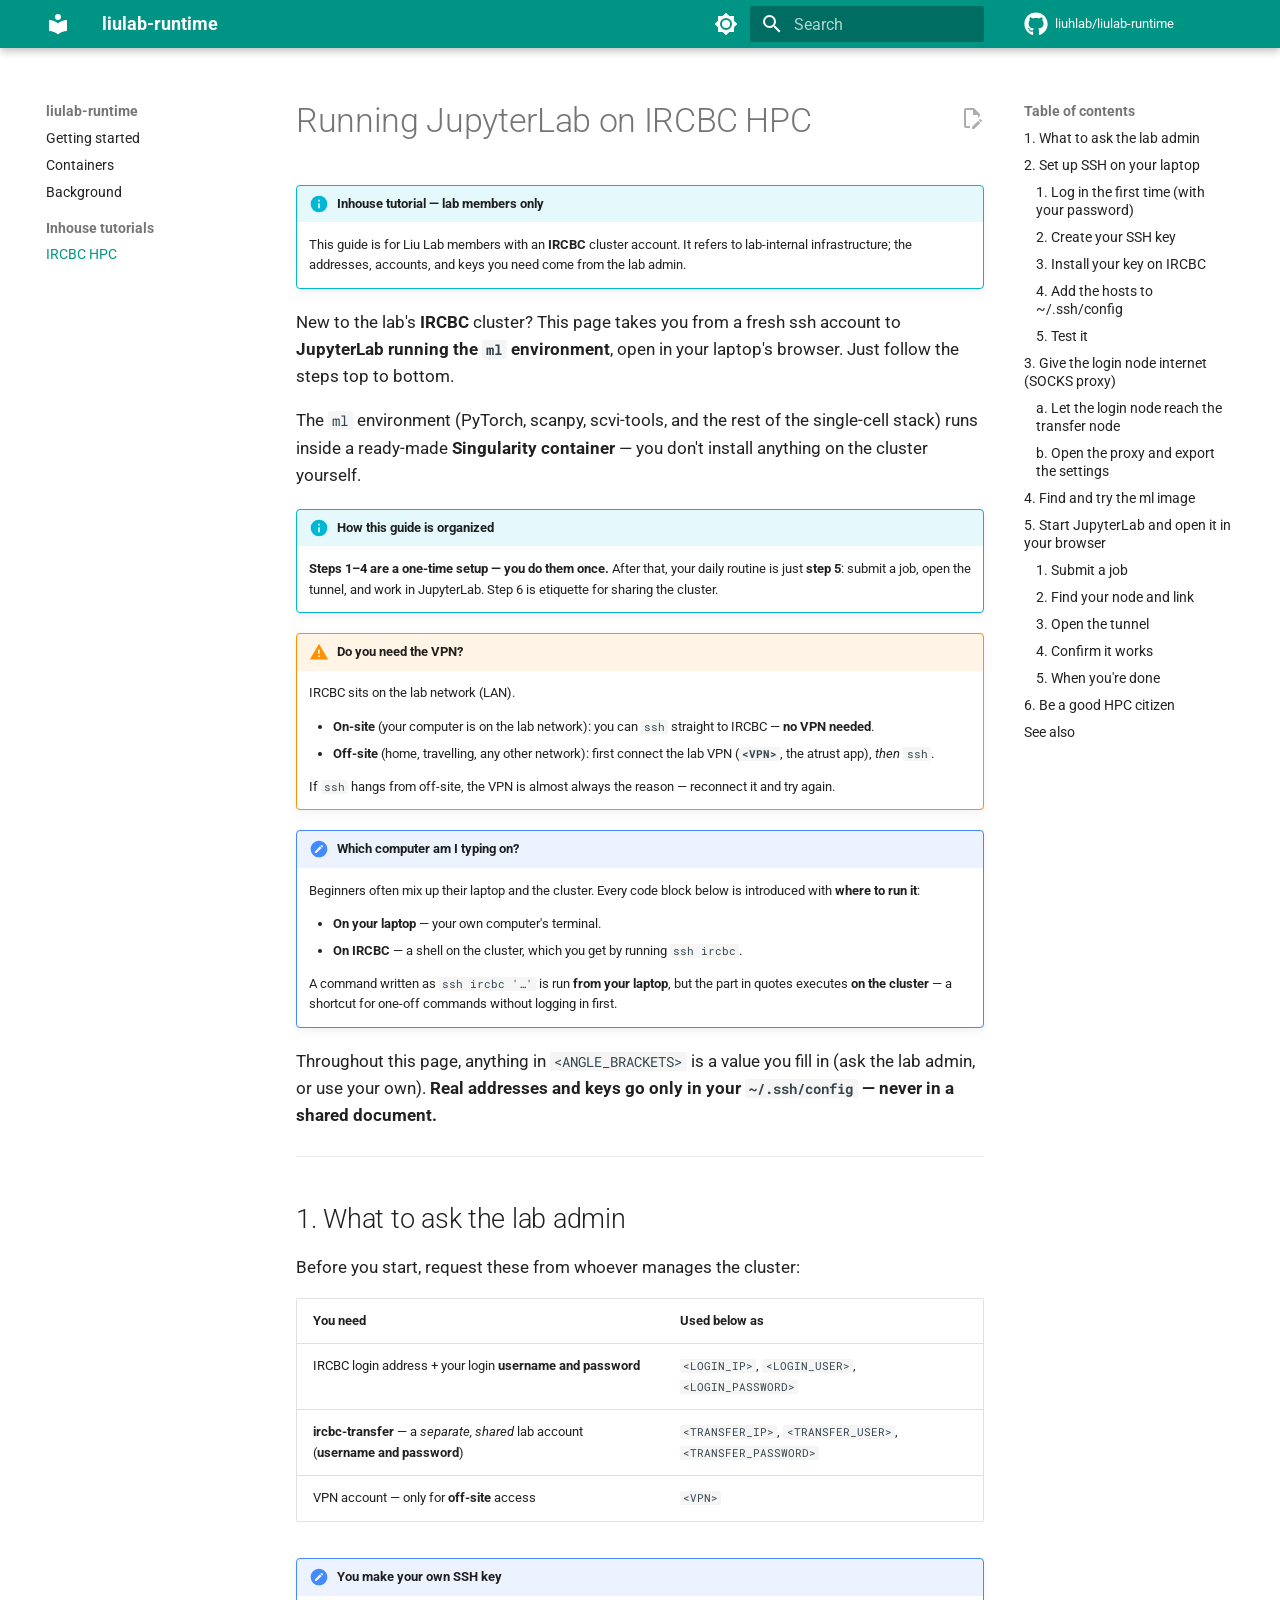
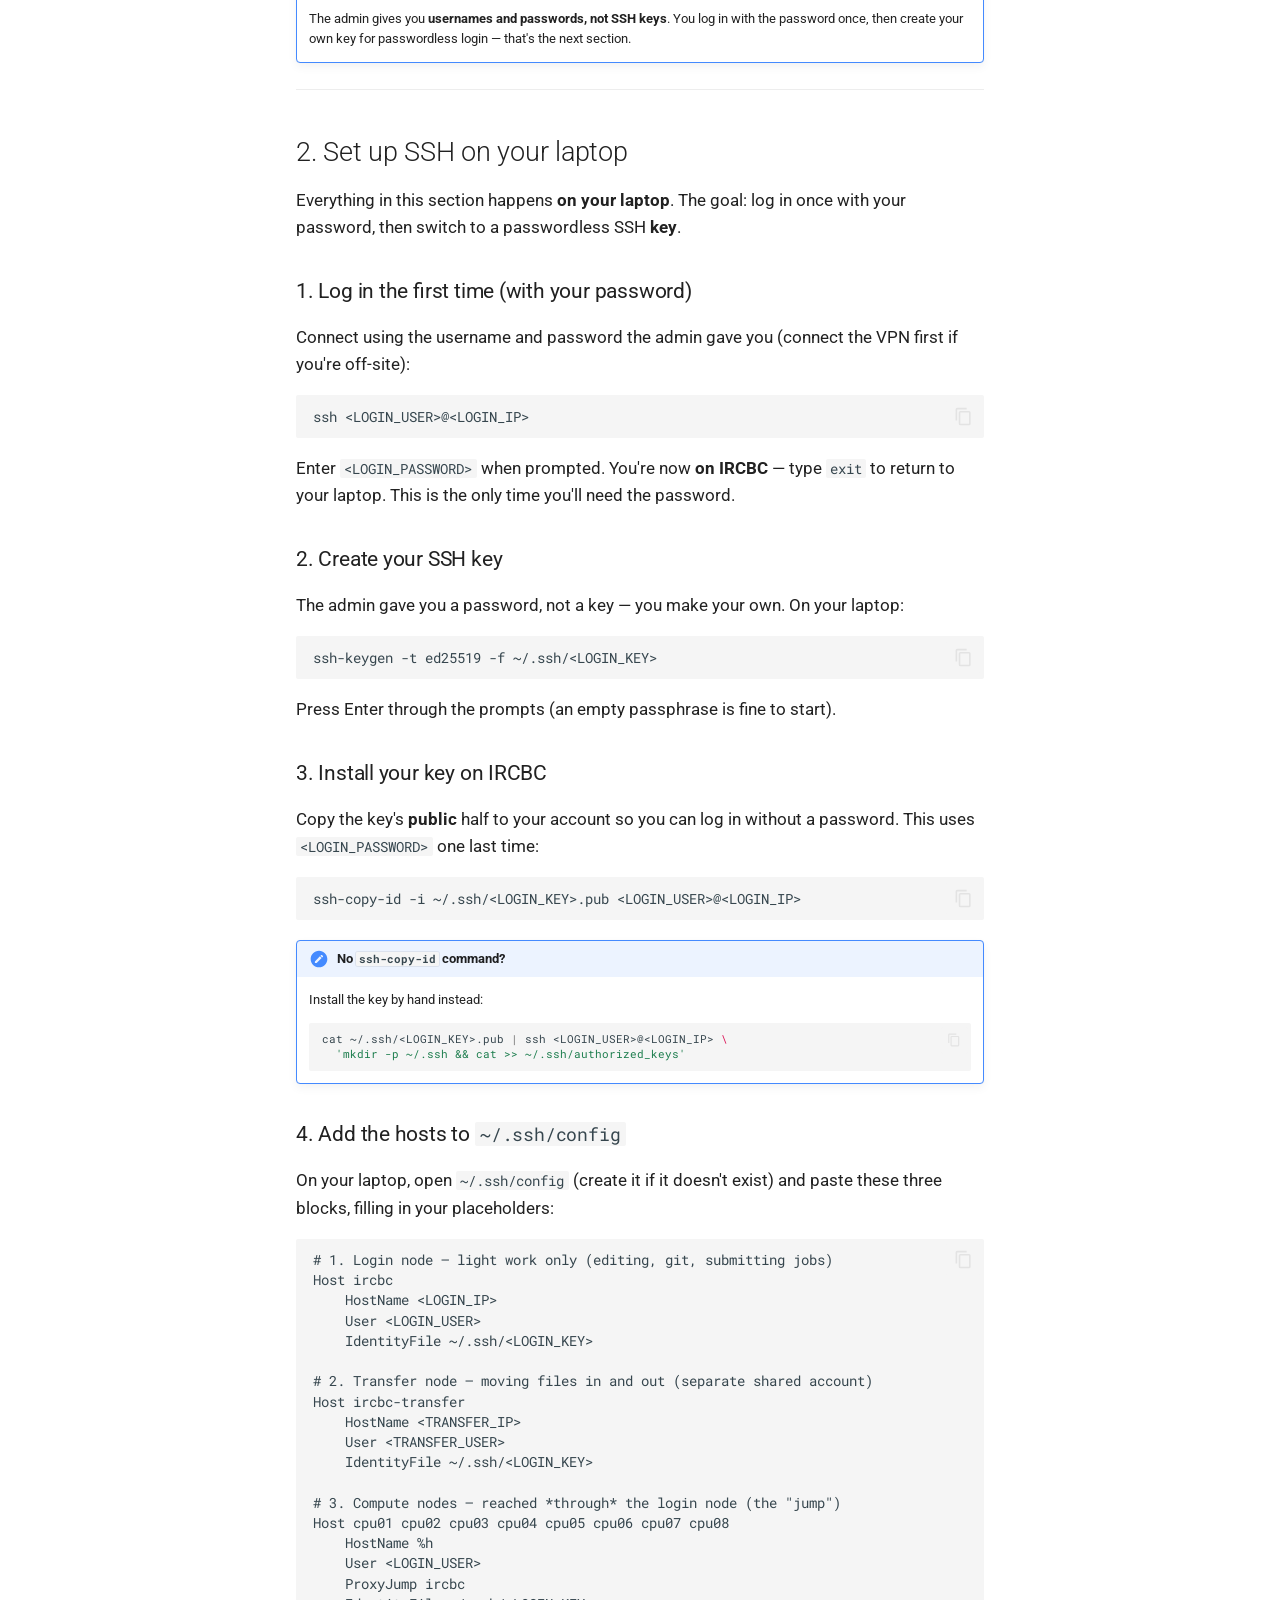
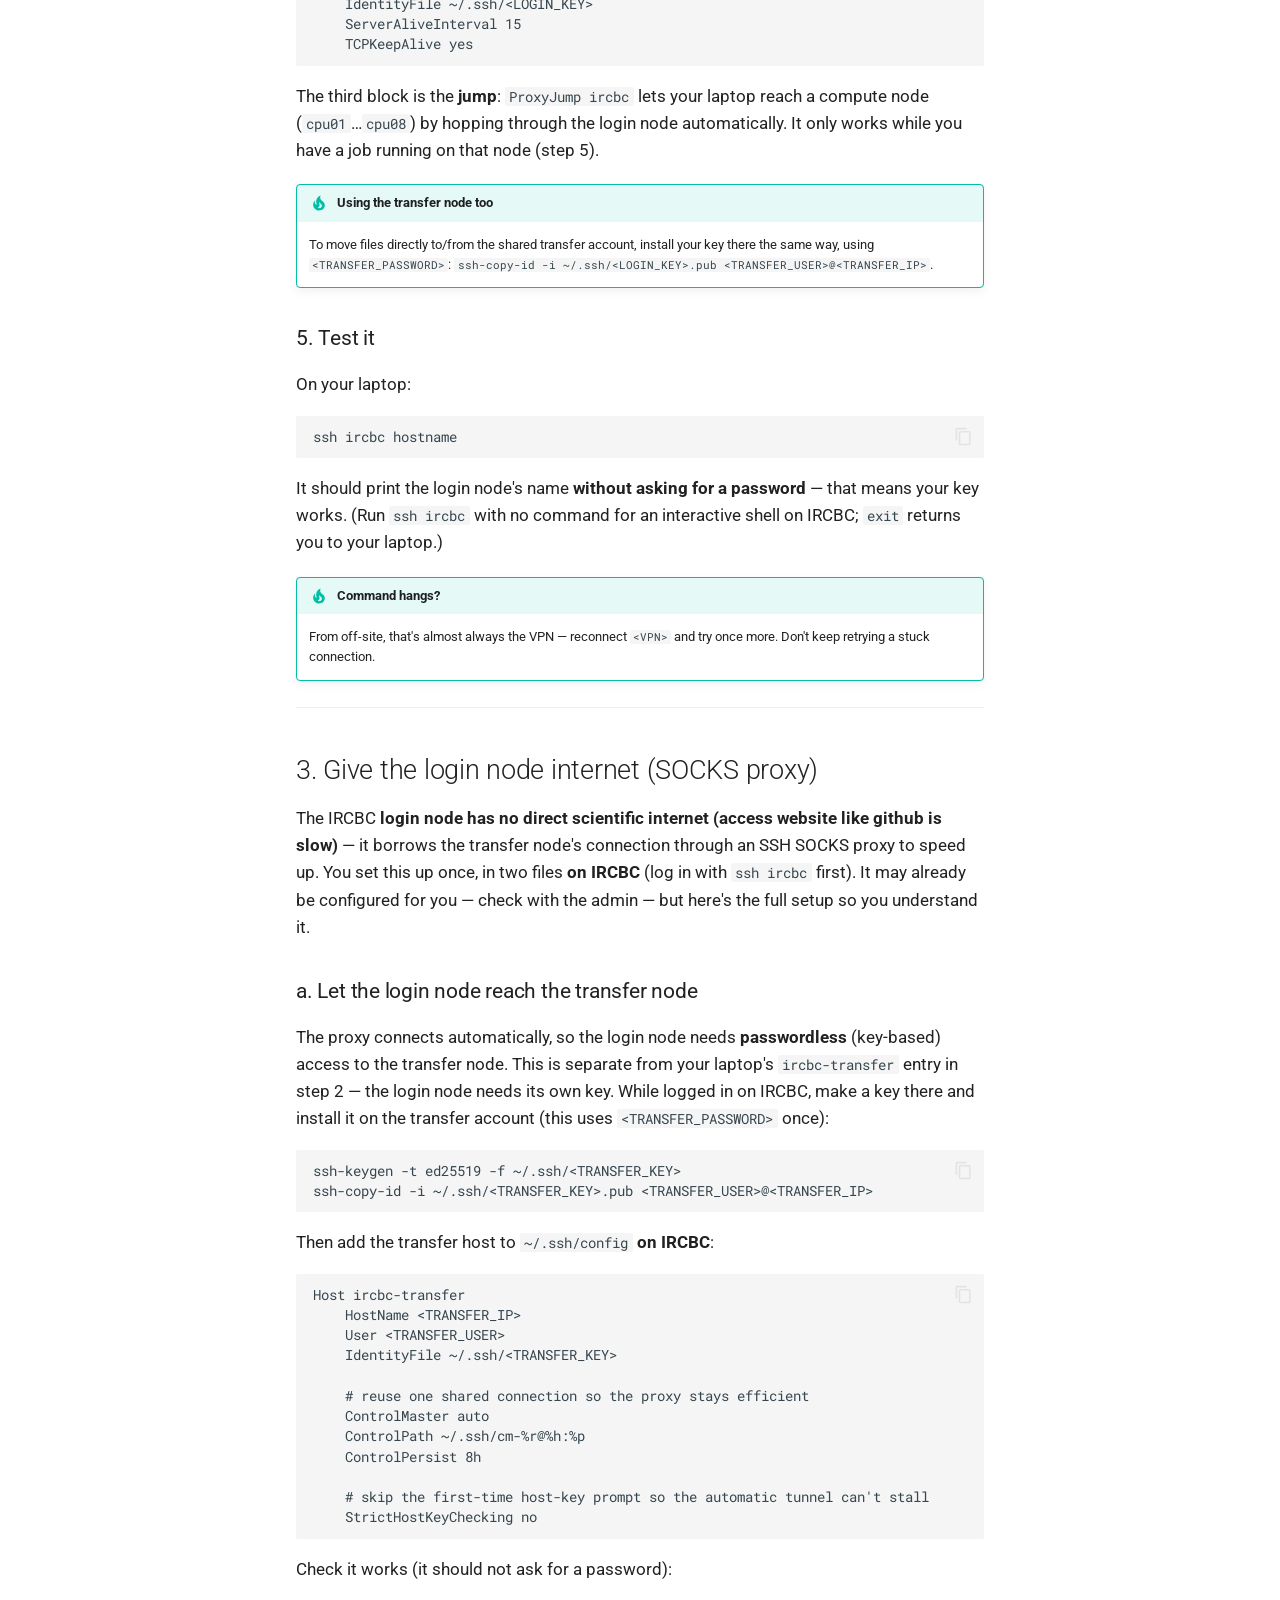
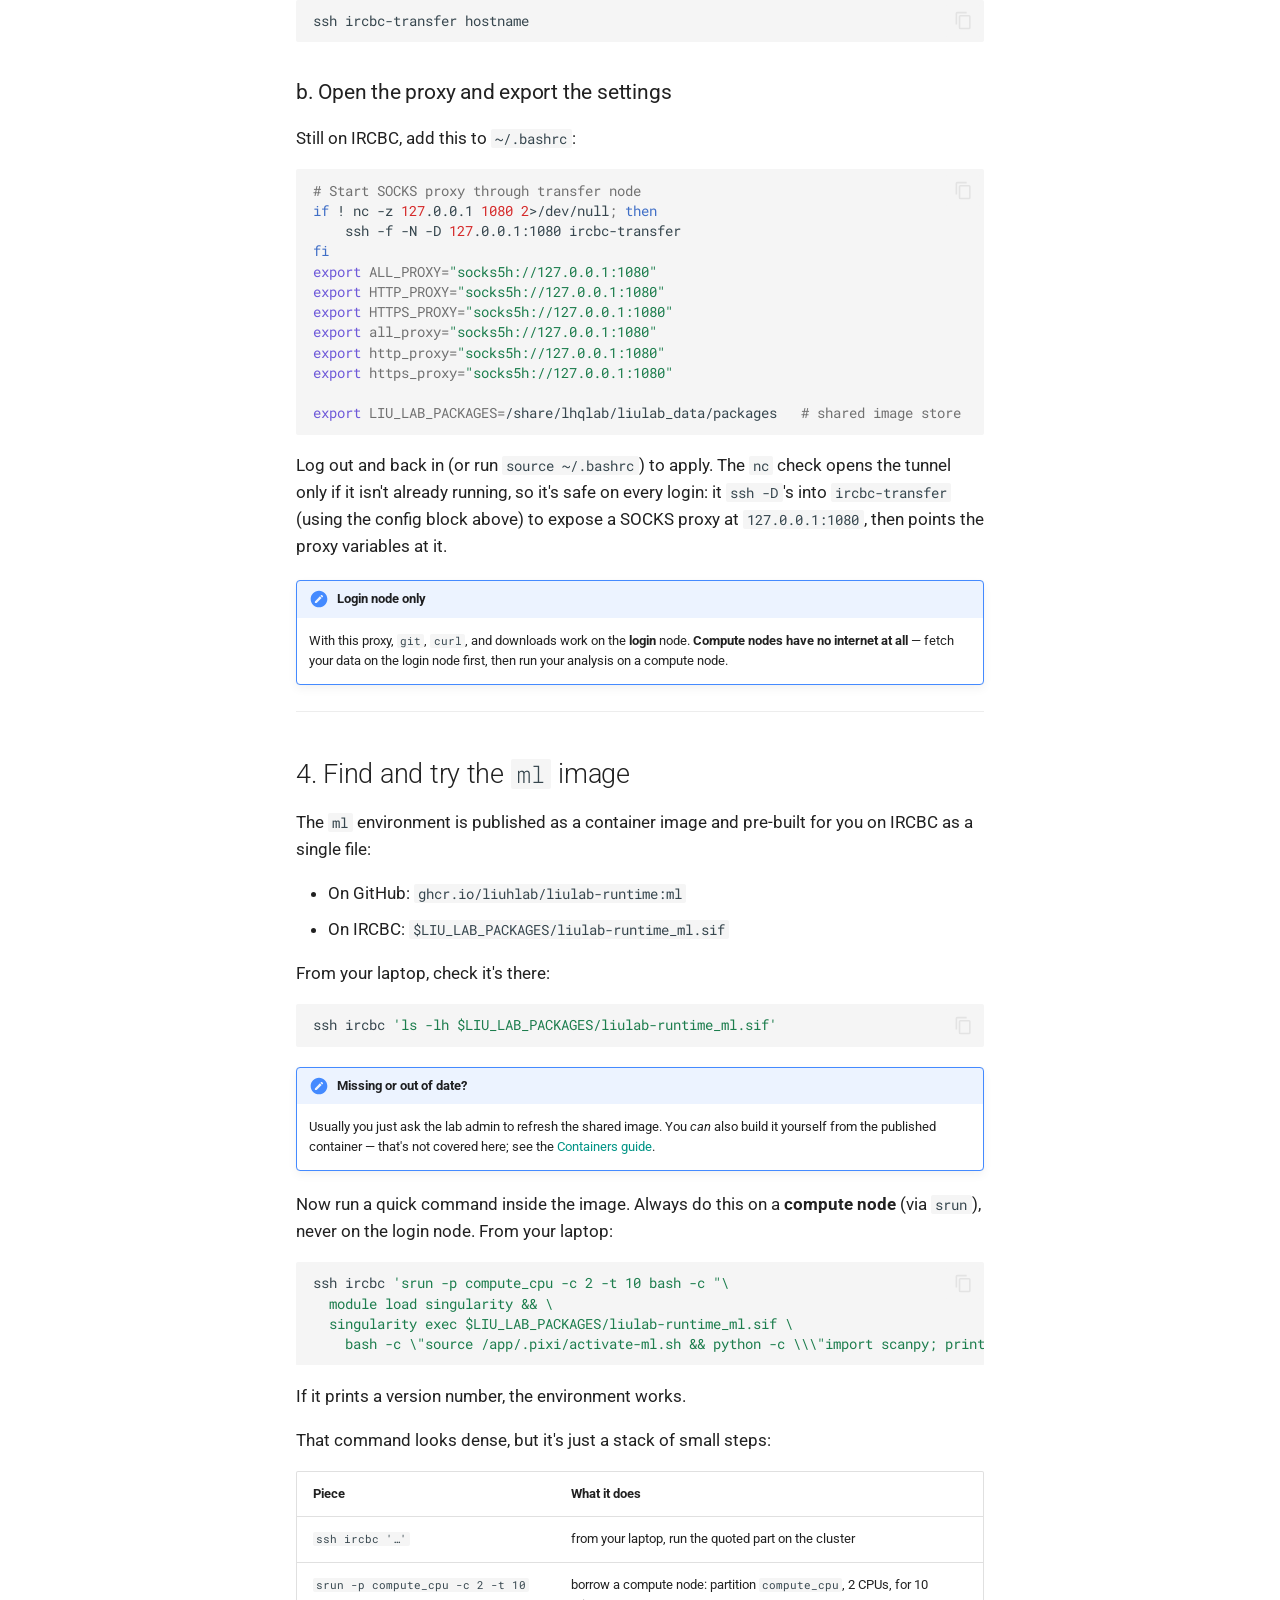
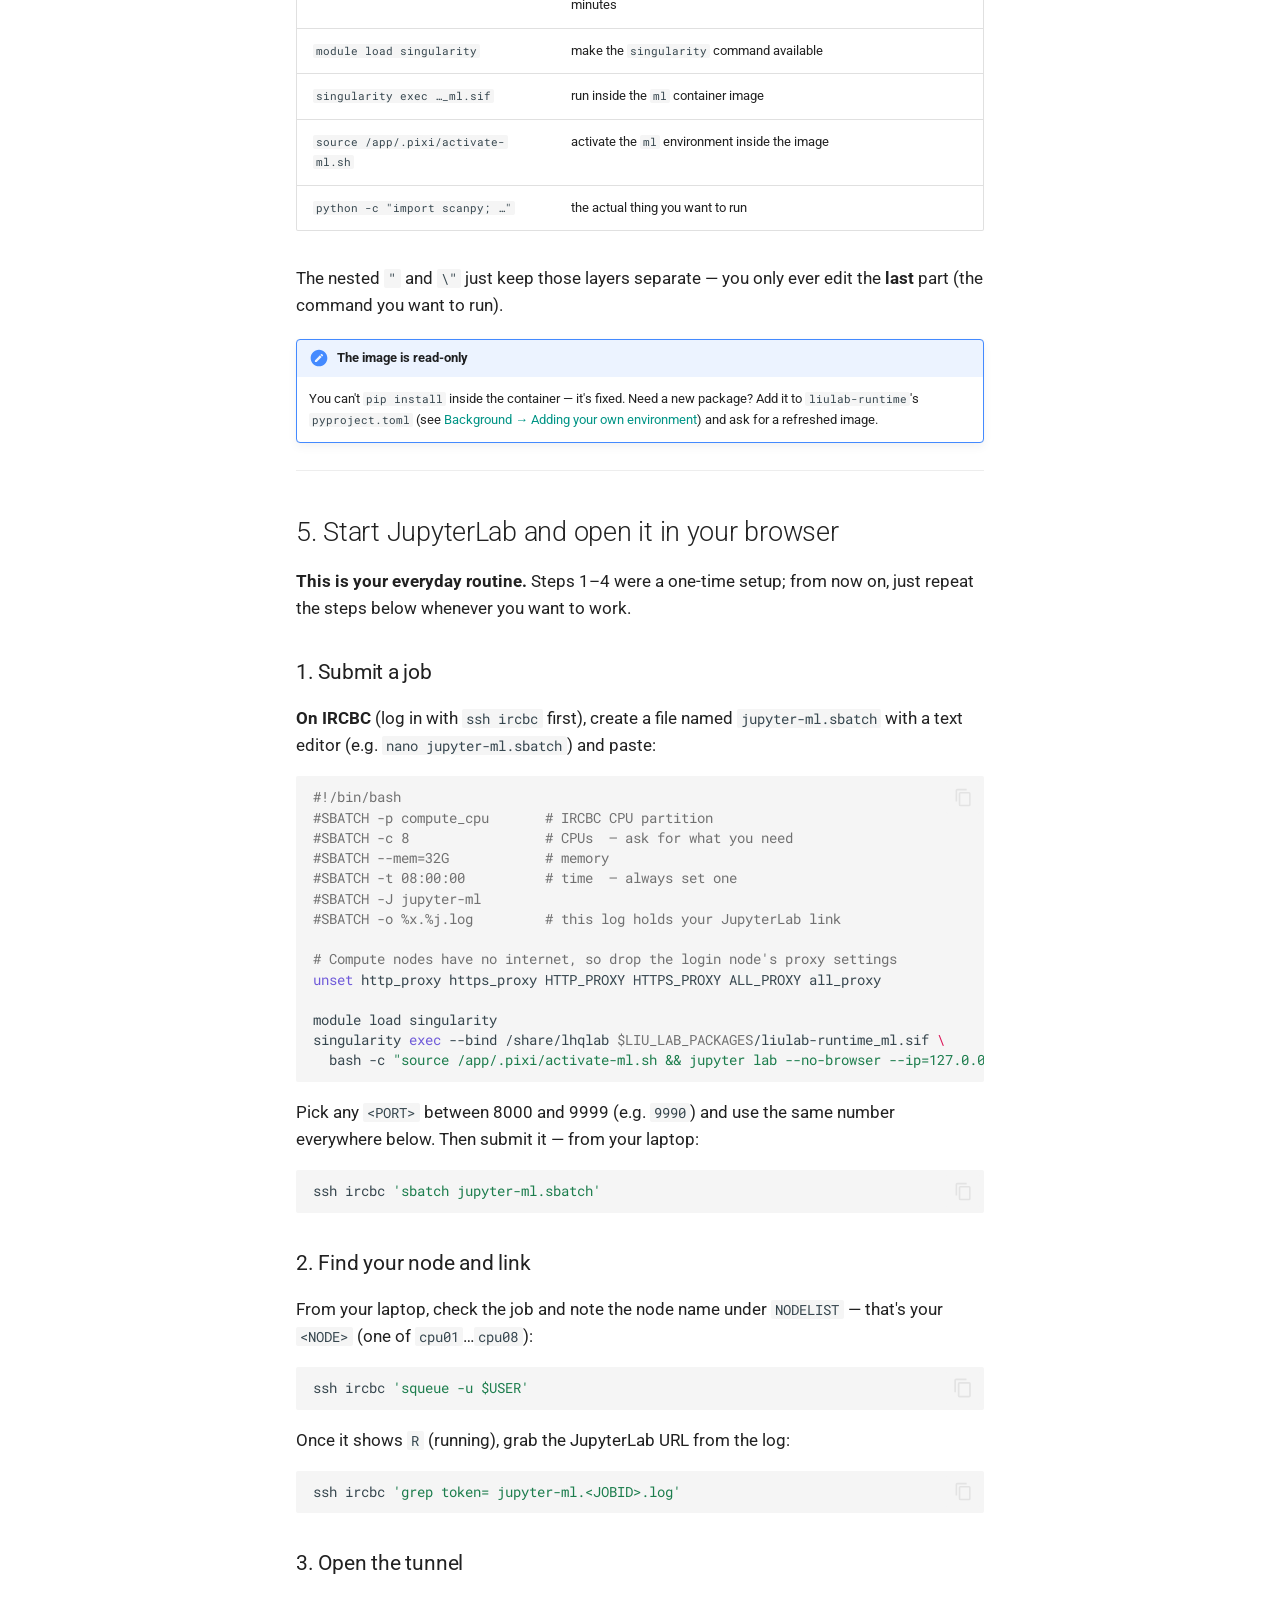
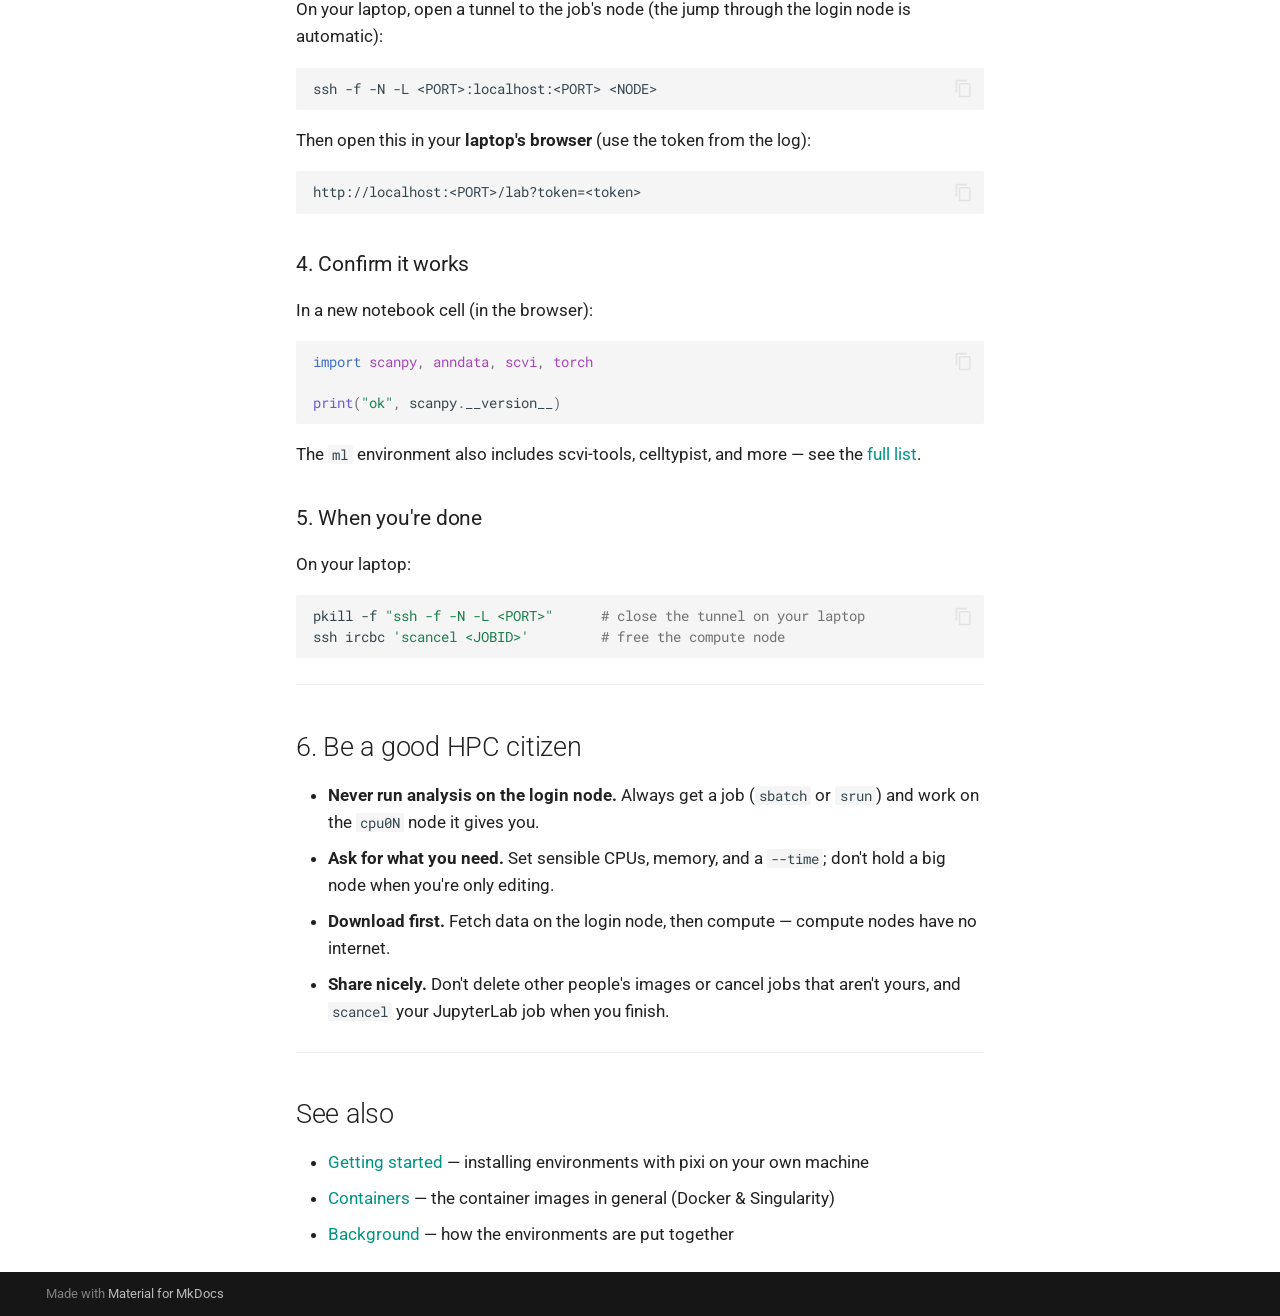
<file: inhouse/ircbc/index.html>
<!doctype html>
<html lang="en" class="no-js">
  <head>
    
      <meta charset="utf-8">
      <meta name="viewport" content="width=device-width,initial-scale=1">
      
        <meta name="description" content="Centralized package & environment manager for Liu Lab data analysis.">
      
      
      
        <link rel="canonical" href="https://liuhlab.github.io/liulab-runtime/inhouse/ircbc/">
      
      
        <link rel="prev" href="../../background/">
      
      
      
        
      
      
      <link rel="icon" href="../../assets/images/favicon.png">
      <meta name="generator" content="mkdocs-1.6.1, mkdocs-material-9.7.7">
    
    
      
        <title>IRCBC HPC - liulab-runtime</title>
      
    
    
      <link rel="stylesheet" href="../../assets/stylesheets/main.ec1eaa64.min.css">
      
        
        <link rel="stylesheet" href="../../assets/stylesheets/palette.ab4e12ef.min.css">
      
      


    
    
      
    
    
      
        
        
        <link rel="preconnect" href="https://fonts.gstatic.com" crossorigin>
        <link rel="stylesheet" href="https://fonts.googleapis.com/css?family=Roboto:300,300i,400,400i,700,700i%7CRoboto+Mono:400,400i,700,700i&display=fallback">
        <style>:root{--md-text-font:"Roboto";--md-code-font:"Roboto Mono"}</style>
      
    
    
      <link rel="stylesheet" href="../../stylesheets/extra.css">
    
    <script>__md_scope=new URL("../..",location),__md_hash=e=>[...e].reduce(((e,_)=>(e<<5)-e+_.charCodeAt(0)),0),__md_get=(e,_=localStorage,t=__md_scope)=>JSON.parse(_.getItem(t.pathname+"."+e)),__md_set=(e,_,t=localStorage,a=__md_scope)=>{try{t.setItem(a.pathname+"."+e,JSON.stringify(_))}catch(e){}}</script>
    
      
  


  
  

<script id="__analytics">function __md_analytics(){function e(){dataLayer.push(arguments)}window.dataLayer=window.dataLayer||[],e("js",new Date),e("config","G-6M1CJF9WXY"),document.addEventListener("DOMContentLoaded",(function(){document.forms.search&&document.forms.search.query.addEventListener("blur",(function(){this.value&&e("event","search",{search_term:this.value})}));document$.subscribe((function(){var t=document.forms.feedback;if(void 0!==t)for(var a of t.querySelectorAll("[type=submit]"))a.addEventListener("click",(function(a){a.preventDefault();var n=document.location.pathname,d=this.getAttribute("data-md-value");e("event","feedback",{page:n,data:d}),t.firstElementChild.disabled=!0;var r=t.querySelector(".md-feedback__note [data-md-value='"+d+"']");r&&(r.hidden=!1)})),t.hidden=!1})),location$.subscribe((function(t){e("config","G-6M1CJF9WXY",{page_path:t.pathname})}))}));var t=document.createElement("script");t.async=!0,t.src="https://www.googletagmanager.com/gtag/js?id=G-6M1CJF9WXY",document.getElementById("__analytics").insertAdjacentElement("afterEnd",t)}</script>
  
    <script>"undefined"!=typeof __md_analytics&&__md_analytics()</script>
  

    
    
  </head>
  
  
    
    
      
    
    
    
    
    <body dir="ltr" data-md-color-scheme="default" data-md-color-primary="teal" data-md-color-accent="teal">
  
    
    <input class="md-toggle" data-md-toggle="drawer" type="checkbox" id="__drawer" autocomplete="off">
    <input class="md-toggle" data-md-toggle="search" type="checkbox" id="__search" autocomplete="off">
    <label class="md-overlay" for="__drawer"></label>
    <div data-md-component="skip">
      
        
        <a href="#running-jupyterlab-on-ircbc-hpc" class="md-skip">
          Skip to content
        </a>
      
    </div>
    <div data-md-component="announce">
      
    </div>
    
    
      

  

<header class="md-header md-header--shadow" data-md-component="header">
  <nav class="md-header__inner md-grid" aria-label="Header">
    <a href="../.." title="liulab-runtime" class="md-header__button md-logo" aria-label="liulab-runtime" data-md-component="logo">
      
  
  <svg xmlns="http://www.w3.org/2000/svg" viewBox="0 0 24 24"><path d="M12 8a3 3 0 0 0 3-3 3 3 0 0 0-3-3 3 3 0 0 0-3 3 3 3 0 0 0 3 3m0 3.54C9.64 9.35 6.5 8 3 8v11c3.5 0 6.64 1.35 9 3.54 2.36-2.19 5.5-3.54 9-3.54V8c-3.5 0-6.64 1.35-9 3.54"/></svg>

    </a>
    <label class="md-header__button md-icon" for="__drawer">
      
      <svg xmlns="http://www.w3.org/2000/svg" viewBox="0 0 24 24"><path d="M3 6h18v2H3zm0 5h18v2H3zm0 5h18v2H3z"/></svg>
    </label>
    <div class="md-header__title" data-md-component="header-title">
      <div class="md-header__ellipsis">
        <div class="md-header__topic">
          <span class="md-ellipsis">
            liulab-runtime
          </span>
        </div>
        <div class="md-header__topic" data-md-component="header-topic">
          <span class="md-ellipsis">
            
              IRCBC HPC
            
          </span>
        </div>
      </div>
    </div>
    
      
        <form class="md-header__option" data-md-component="palette">
  
    
    
    
    <input class="md-option" data-md-color-media="(prefers-color-scheme: light)" data-md-color-scheme="default" data-md-color-primary="teal" data-md-color-accent="teal"  aria-label="Switch to dark mode"  type="radio" name="__palette" id="__palette_0">
    
      <label class="md-header__button md-icon" title="Switch to dark mode" for="__palette_1" hidden>
        <svg xmlns="http://www.w3.org/2000/svg" viewBox="0 0 24 24"><path d="M12 8a4 4 0 0 0-4 4 4 4 0 0 0 4 4 4 4 0 0 0 4-4 4 4 0 0 0-4-4m0 10a6 6 0 0 1-6-6 6 6 0 0 1 6-6 6 6 0 0 1 6 6 6 6 0 0 1-6 6m8-9.31V4h-4.69L12 .69 8.69 4H4v4.69L.69 12 4 15.31V20h4.69L12 23.31 15.31 20H20v-4.69L23.31 12z"/></svg>
      </label>
    
  
    
    
    
    <input class="md-option" data-md-color-media="(prefers-color-scheme: dark)" data-md-color-scheme="slate" data-md-color-primary="teal" data-md-color-accent="teal"  aria-label="Switch to light mode"  type="radio" name="__palette" id="__palette_1">
    
      <label class="md-header__button md-icon" title="Switch to light mode" for="__palette_0" hidden>
        <svg xmlns="http://www.w3.org/2000/svg" viewBox="0 0 24 24"><path d="M12 18c-.89 0-1.74-.2-2.5-.55C11.56 16.5 13 14.42 13 12s-1.44-4.5-3.5-5.45C10.26 6.2 11.11 6 12 6a6 6 0 0 1 6 6 6 6 0 0 1-6 6m8-9.31V4h-4.69L12 .69 8.69 4H4v4.69L.69 12 4 15.31V20h4.69L12 23.31 15.31 20H20v-4.69L23.31 12z"/></svg>
      </label>
    
  
</form>
      
    
    
      <script>var palette=__md_get("__palette");if(palette&&palette.color){if("(prefers-color-scheme)"===palette.color.media){var media=matchMedia("(prefers-color-scheme: light)"),input=document.querySelector(media.matches?"[data-md-color-media='(prefers-color-scheme: light)']":"[data-md-color-media='(prefers-color-scheme: dark)']");palette.color.media=input.getAttribute("data-md-color-media"),palette.color.scheme=input.getAttribute("data-md-color-scheme"),palette.color.primary=input.getAttribute("data-md-color-primary"),palette.color.accent=input.getAttribute("data-md-color-accent")}for(var[key,value]of Object.entries(palette.color))document.body.setAttribute("data-md-color-"+key,value)}</script>
    
    
    
      
      
        <label class="md-header__button md-icon" for="__search">
          
          <svg xmlns="http://www.w3.org/2000/svg" viewBox="0 0 24 24"><path d="M9.5 3A6.5 6.5 0 0 1 16 9.5c0 1.61-.59 3.09-1.56 4.23l.27.27h.79l5 5-1.5 1.5-5-5v-.79l-.27-.27A6.52 6.52 0 0 1 9.5 16 6.5 6.5 0 0 1 3 9.5 6.5 6.5 0 0 1 9.5 3m0 2C7 5 5 7 5 9.5S7 14 9.5 14 14 12 14 9.5 12 5 9.5 5"/></svg>
        </label>
        <div class="md-search" data-md-component="search" role="dialog">
  <label class="md-search__overlay" for="__search"></label>
  <div class="md-search__inner" role="search">
    <form class="md-search__form" name="search">
      <input type="text" class="md-search__input" name="query" aria-label="Search" placeholder="Search" autocapitalize="off" autocorrect="off" autocomplete="off" spellcheck="false" data-md-component="search-query" required>
      <label class="md-search__icon md-icon" for="__search">
        
        <svg xmlns="http://www.w3.org/2000/svg" viewBox="0 0 24 24"><path d="M9.5 3A6.5 6.5 0 0 1 16 9.5c0 1.61-.59 3.09-1.56 4.23l.27.27h.79l5 5-1.5 1.5-5-5v-.79l-.27-.27A6.52 6.52 0 0 1 9.5 16 6.5 6.5 0 0 1 3 9.5 6.5 6.5 0 0 1 9.5 3m0 2C7 5 5 7 5 9.5S7 14 9.5 14 14 12 14 9.5 12 5 9.5 5"/></svg>
        
        <svg xmlns="http://www.w3.org/2000/svg" viewBox="0 0 24 24"><path d="M20 11v2H8l5.5 5.5-1.42 1.42L4.16 12l7.92-7.92L13.5 5.5 8 11z"/></svg>
      </label>
      <nav class="md-search__options" aria-label="Search">
        
        <button type="reset" class="md-search__icon md-icon" title="Clear" aria-label="Clear" tabindex="-1">
          
          <svg xmlns="http://www.w3.org/2000/svg" viewBox="0 0 24 24"><path d="M19 6.41 17.59 5 12 10.59 6.41 5 5 6.41 10.59 12 5 17.59 6.41 19 12 13.41 17.59 19 19 17.59 13.41 12z"/></svg>
        </button>
      </nav>
      
    </form>
    <div class="md-search__output">
      <div class="md-search__scrollwrap" tabindex="0" data-md-scrollfix>
        <div class="md-search-result" data-md-component="search-result">
          <div class="md-search-result__meta">
            Initializing search
          </div>
          <ol class="md-search-result__list" role="presentation"></ol>
        </div>
      </div>
    </div>
  </div>
</div>
      
    
    
      <div class="md-header__source">
        <a href="https://github.com/liuhlab/liulab-runtime" title="Go to repository" class="md-source" data-md-component="source">
  <div class="md-source__icon md-icon">
    
    <svg xmlns="http://www.w3.org/2000/svg" viewBox="0 0 512 512"><!--! Font Awesome Free 7.1.0 by @fontawesome - https://fontawesome.com License - https://fontawesome.com/license/free (Icons: CC BY 4.0, Fonts: SIL OFL 1.1, Code: MIT License) Copyright 2025 Fonticons, Inc.--><path d="M173.9 397.4c0 2-2.3 3.6-5.2 3.6-3.3.3-5.6-1.3-5.6-3.6 0-2 2.3-3.6 5.2-3.6 3-.3 5.6 1.3 5.6 3.6m-31.1-4.5c-.7 2 1.3 4.3 4.3 4.9 2.6 1 5.6 0 6.2-2s-1.3-4.3-4.3-5.2c-2.6-.7-5.5.3-6.2 2.3m44.2-1.7c-2.9.7-4.9 2.6-4.6 4.9.3 2 2.9 3.3 5.9 2.6 2.9-.7 4.9-2.6 4.6-4.6-.3-1.9-3-3.2-5.9-2.9M252.8 8C114.1 8 8 113.3 8 252c0 110.9 69.8 205.8 169.5 239.2 12.8 2.3 17.3-5.6 17.3-12.1 0-6.2-.3-40.4-.3-61.4 0 0-70 15-84.7-29.8 0 0-11.4-29.1-27.8-36.6 0 0-22.9-15.7 1.6-15.4 0 0 24.9 2 38.6 25.8 21.9 38.6 58.6 27.5 72.9 20.9 2.3-16 8.8-27.1 16-33.7-55.9-6.2-112.3-14.3-112.3-110.5 0-27.5 7.6-41.3 23.6-58.9-2.6-6.5-11.1-33.3 2.6-67.9 20.9-6.5 69 27 69 27 20-5.6 41.5-8.5 62.8-8.5s42.8 2.9 62.8 8.5c0 0 48.1-33.6 69-27 13.7 34.7 5.2 61.4 2.6 67.9 16 17.7 25.8 31.5 25.8 58.9 0 96.5-58.9 104.2-114.8 110.5 9.2 7.9 17 22.9 17 46.4 0 33.7-.3 75.4-.3 83.6 0 6.5 4.6 14.4 17.3 12.1C436.2 457.8 504 362.9 504 252 504 113.3 391.5 8 252.8 8M105.2 352.9c-1.3 1-1 3.3.7 5.2 1.6 1.6 3.9 2.3 5.2 1 1.3-1 1-3.3-.7-5.2-1.6-1.6-3.9-2.3-5.2-1m-10.8-8.1c-.7 1.3.3 2.9 2.3 3.9 1.6 1 3.6.7 4.3-.7.7-1.3-.3-2.9-2.3-3.9-2-.6-3.6-.3-4.3.7m32.4 35.6c-1.6 1.3-1 4.3 1.3 6.2 2.3 2.3 5.2 2.6 6.5 1 1.3-1.3.7-4.3-1.3-6.2-2.2-2.3-5.2-2.6-6.5-1m-11.4-14.7c-1.6 1-1.6 3.6 0 5.9s4.3 3.3 5.6 2.3c1.6-1.3 1.6-3.9 0-6.2-1.4-2.3-4-3.3-5.6-2"/></svg>
  </div>
  <div class="md-source__repository">
    liuhlab/liulab-runtime
  </div>
</a>
      </div>
    
  </nav>
  
</header>
    
    <div class="md-container" data-md-component="container">
      
      
        
          
        
      
      <main class="md-main" data-md-component="main">
        <div class="md-main__inner md-grid">
          
            
              
              <div class="md-sidebar md-sidebar--primary" data-md-component="sidebar" data-md-type="navigation" >
                <div class="md-sidebar__scrollwrap">
                  <div class="md-sidebar__inner">
                    



<nav class="md-nav md-nav--primary" aria-label="Navigation" data-md-level="0">
  <label class="md-nav__title" for="__drawer">
    <a href="../.." title="liulab-runtime" class="md-nav__button md-logo" aria-label="liulab-runtime" data-md-component="logo">
      
  
  <svg xmlns="http://www.w3.org/2000/svg" viewBox="0 0 24 24"><path d="M12 8a3 3 0 0 0 3-3 3 3 0 0 0-3-3 3 3 0 0 0-3 3 3 3 0 0 0 3 3m0 3.54C9.64 9.35 6.5 8 3 8v11c3.5 0 6.64 1.35 9 3.54 2.36-2.19 5.5-3.54 9-3.54V8c-3.5 0-6.64 1.35-9 3.54"/></svg>

    </a>
    liulab-runtime
  </label>
  
    <div class="md-nav__source">
      <a href="https://github.com/liuhlab/liulab-runtime" title="Go to repository" class="md-source" data-md-component="source">
  <div class="md-source__icon md-icon">
    
    <svg xmlns="http://www.w3.org/2000/svg" viewBox="0 0 512 512"><!--! Font Awesome Free 7.1.0 by @fontawesome - https://fontawesome.com License - https://fontawesome.com/license/free (Icons: CC BY 4.0, Fonts: SIL OFL 1.1, Code: MIT License) Copyright 2025 Fonticons, Inc.--><path d="M173.9 397.4c0 2-2.3 3.6-5.2 3.6-3.3.3-5.6-1.3-5.6-3.6 0-2 2.3-3.6 5.2-3.6 3-.3 5.6 1.3 5.6 3.6m-31.1-4.5c-.7 2 1.3 4.3 4.3 4.9 2.6 1 5.6 0 6.2-2s-1.3-4.3-4.3-5.2c-2.6-.7-5.5.3-6.2 2.3m44.2-1.7c-2.9.7-4.9 2.6-4.6 4.9.3 2 2.9 3.3 5.9 2.6 2.9-.7 4.9-2.6 4.6-4.6-.3-1.9-3-3.2-5.9-2.9M252.8 8C114.1 8 8 113.3 8 252c0 110.9 69.8 205.8 169.5 239.2 12.8 2.3 17.3-5.6 17.3-12.1 0-6.2-.3-40.4-.3-61.4 0 0-70 15-84.7-29.8 0 0-11.4-29.1-27.8-36.6 0 0-22.9-15.7 1.6-15.4 0 0 24.9 2 38.6 25.8 21.9 38.6 58.6 27.5 72.9 20.9 2.3-16 8.8-27.1 16-33.7-55.9-6.2-112.3-14.3-112.3-110.5 0-27.5 7.6-41.3 23.6-58.9-2.6-6.5-11.1-33.3 2.6-67.9 20.9-6.5 69 27 69 27 20-5.6 41.5-8.5 62.8-8.5s42.8 2.9 62.8 8.5c0 0 48.1-33.6 69-27 13.7 34.7 5.2 61.4 2.6 67.9 16 17.7 25.8 31.5 25.8 58.9 0 96.5-58.9 104.2-114.8 110.5 9.2 7.9 17 22.9 17 46.4 0 33.7-.3 75.4-.3 83.6 0 6.5 4.6 14.4 17.3 12.1C436.2 457.8 504 362.9 504 252 504 113.3 391.5 8 252.8 8M105.2 352.9c-1.3 1-1 3.3.7 5.2 1.6 1.6 3.9 2.3 5.2 1 1.3-1 1-3.3-.7-5.2-1.6-1.6-3.9-2.3-5.2-1m-10.8-8.1c-.7 1.3.3 2.9 2.3 3.9 1.6 1 3.6.7 4.3-.7.7-1.3-.3-2.9-2.3-3.9-2-.6-3.6-.3-4.3.7m32.4 35.6c-1.6 1.3-1 4.3 1.3 6.2 2.3 2.3 5.2 2.6 6.5 1 1.3-1.3.7-4.3-1.3-6.2-2.2-2.3-5.2-2.6-6.5-1m-11.4-14.7c-1.6 1-1.6 3.6 0 5.9s4.3 3.3 5.6 2.3c1.6-1.3 1.6-3.9 0-6.2-1.4-2.3-4-3.3-5.6-2"/></svg>
  </div>
  <div class="md-source__repository">
    liuhlab/liulab-runtime
  </div>
</a>
    </div>
  
  <ul class="md-nav__list" data-md-scrollfix>
    
      
      
  
  
  
  
    <li class="md-nav__item">
      <a href="../.." class="md-nav__link">
        
  
  
  <span class="md-ellipsis">
    
  
    Getting started
  

    
  </span>
  
  

      </a>
    </li>
  

    
      
      
  
  
  
  
    <li class="md-nav__item">
      <a href="../../containers/" class="md-nav__link">
        
  
  
  <span class="md-ellipsis">
    
  
    Containers
  

    
  </span>
  
  

      </a>
    </li>
  

    
      
      
  
  
  
  
    <li class="md-nav__item">
      <a href="../../background/" class="md-nav__link">
        
  
  
  <span class="md-ellipsis">
    
  
    Background
  

    
  </span>
  
  

      </a>
    </li>
  

    
      
      
  
  
    
  
  
  
    
    
    
    
      
        
        
      
    
    
    <li class="md-nav__item md-nav__item--active md-nav__item--section md-nav__item--nested">
      
        
        
        <input class="md-nav__toggle md-toggle " type="checkbox" id="__nav_4" checked>
        
          
          <label class="md-nav__link" for="__nav_4" id="__nav_4_label" tabindex="">
            
  
  
  <span class="md-ellipsis">
    
  
    Inhouse tutorials
  

    
  </span>
  
  

            <span class="md-nav__icon md-icon"></span>
          </label>
        
        <nav class="md-nav" data-md-level="1" aria-labelledby="__nav_4_label" aria-expanded="true">
          <label class="md-nav__title" for="__nav_4">
            <span class="md-nav__icon md-icon"></span>
            
  
    Inhouse tutorials
  

          </label>
          <ul class="md-nav__list" data-md-scrollfix>
            
              
                
  
  
    
  
  
  
    <li class="md-nav__item md-nav__item--active">
      
      <input class="md-nav__toggle md-toggle" type="checkbox" id="__toc">
      
      
        
      
      
        <label class="md-nav__link md-nav__link--active" for="__toc">
          
  
  
  <span class="md-ellipsis">
    
  
    IRCBC HPC
  

    
  </span>
  
  

          <span class="md-nav__icon md-icon"></span>
        </label>
      
      <a href="./" class="md-nav__link md-nav__link--active">
        
  
  
  <span class="md-ellipsis">
    
  
    IRCBC HPC
  

    
  </span>
  
  

      </a>
      
        

<nav class="md-nav md-nav--secondary" aria-label="Table of contents">
  
  
  
    
  
  
    <label class="md-nav__title" for="__toc">
      <span class="md-nav__icon md-icon"></span>
      Table of contents
    </label>
    <ul class="md-nav__list" data-md-component="toc" data-md-scrollfix>
      
        <li class="md-nav__item">
  <a href="#1-what-to-ask-the-lab-admin" class="md-nav__link">
    <span class="md-ellipsis">
      
        1. What to ask the lab admin
      
    </span>
  </a>
  
</li>
      
        <li class="md-nav__item">
  <a href="#2-set-up-ssh-on-your-laptop" class="md-nav__link">
    <span class="md-ellipsis">
      
        2. Set up SSH on your laptop
      
    </span>
  </a>
  
    <nav class="md-nav" aria-label="2. Set up SSH on your laptop">
      <ul class="md-nav__list">
        
          <li class="md-nav__item">
  <a href="#1-log-in-the-first-time-with-your-password" class="md-nav__link">
    <span class="md-ellipsis">
      
        1. Log in the first time (with your password)
      
    </span>
  </a>
  
</li>
        
          <li class="md-nav__item">
  <a href="#2-create-your-ssh-key" class="md-nav__link">
    <span class="md-ellipsis">
      
        2. Create your SSH key
      
    </span>
  </a>
  
</li>
        
          <li class="md-nav__item">
  <a href="#3-install-your-key-on-ircbc" class="md-nav__link">
    <span class="md-ellipsis">
      
        3. Install your key on IRCBC
      
    </span>
  </a>
  
</li>
        
          <li class="md-nav__item">
  <a href="#4-add-the-hosts-to-sshconfig" class="md-nav__link">
    <span class="md-ellipsis">
      
        4. Add the hosts to ~/.ssh/config
      
    </span>
  </a>
  
</li>
        
          <li class="md-nav__item">
  <a href="#5-test-it" class="md-nav__link">
    <span class="md-ellipsis">
      
        5. Test it
      
    </span>
  </a>
  
</li>
        
      </ul>
    </nav>
  
</li>
      
        <li class="md-nav__item">
  <a href="#3-give-the-login-node-internet-socks-proxy" class="md-nav__link">
    <span class="md-ellipsis">
      
        3. Give the login node internet (SOCKS proxy)
      
    </span>
  </a>
  
    <nav class="md-nav" aria-label="3. Give the login node internet (SOCKS proxy)">
      <ul class="md-nav__list">
        
          <li class="md-nav__item">
  <a href="#a-let-the-login-node-reach-the-transfer-node" class="md-nav__link">
    <span class="md-ellipsis">
      
        a. Let the login node reach the transfer node
      
    </span>
  </a>
  
</li>
        
          <li class="md-nav__item">
  <a href="#b-open-the-proxy-and-export-the-settings" class="md-nav__link">
    <span class="md-ellipsis">
      
        b. Open the proxy and export the settings
      
    </span>
  </a>
  
</li>
        
      </ul>
    </nav>
  
</li>
      
        <li class="md-nav__item">
  <a href="#4-find-and-try-the-ml-image" class="md-nav__link">
    <span class="md-ellipsis">
      
        4. Find and try the ml image
      
    </span>
  </a>
  
</li>
      
        <li class="md-nav__item">
  <a href="#5-start-jupyterlab-and-open-it-in-your-browser" class="md-nav__link">
    <span class="md-ellipsis">
      
        5. Start JupyterLab and open it in your browser
      
    </span>
  </a>
  
    <nav class="md-nav" aria-label="5. Start JupyterLab and open it in your browser">
      <ul class="md-nav__list">
        
          <li class="md-nav__item">
  <a href="#1-submit-a-job" class="md-nav__link">
    <span class="md-ellipsis">
      
        1. Submit a job
      
    </span>
  </a>
  
</li>
        
          <li class="md-nav__item">
  <a href="#2-find-your-node-and-link" class="md-nav__link">
    <span class="md-ellipsis">
      
        2. Find your node and link
      
    </span>
  </a>
  
</li>
        
          <li class="md-nav__item">
  <a href="#3-open-the-tunnel" class="md-nav__link">
    <span class="md-ellipsis">
      
        3. Open the tunnel
      
    </span>
  </a>
  
</li>
        
          <li class="md-nav__item">
  <a href="#4-confirm-it-works" class="md-nav__link">
    <span class="md-ellipsis">
      
        4. Confirm it works
      
    </span>
  </a>
  
</li>
        
          <li class="md-nav__item">
  <a href="#5-when-youre-done" class="md-nav__link">
    <span class="md-ellipsis">
      
        5. When you're done
      
    </span>
  </a>
  
</li>
        
      </ul>
    </nav>
  
</li>
      
        <li class="md-nav__item">
  <a href="#6-be-a-good-hpc-citizen" class="md-nav__link">
    <span class="md-ellipsis">
      
        6. Be a good HPC citizen
      
    </span>
  </a>
  
</li>
      
        <li class="md-nav__item">
  <a href="#see-also" class="md-nav__link">
    <span class="md-ellipsis">
      
        See also
      
    </span>
  </a>
  
</li>
      
    </ul>
  
</nav>
      
    </li>
  

              
            
          </ul>
        </nav>
      
    </li>
  

    
  </ul>
</nav>
                  </div>
                </div>
              </div>
            
            
              
              <div class="md-sidebar md-sidebar--secondary" data-md-component="sidebar" data-md-type="toc" >
                <div class="md-sidebar__scrollwrap">
                  <div class="md-sidebar__inner">
                    

<nav class="md-nav md-nav--secondary" aria-label="Table of contents">
  
  
  
    
  
  
    <label class="md-nav__title" for="__toc">
      <span class="md-nav__icon md-icon"></span>
      Table of contents
    </label>
    <ul class="md-nav__list" data-md-component="toc" data-md-scrollfix>
      
        <li class="md-nav__item">
  <a href="#1-what-to-ask-the-lab-admin" class="md-nav__link">
    <span class="md-ellipsis">
      
        1. What to ask the lab admin
      
    </span>
  </a>
  
</li>
      
        <li class="md-nav__item">
  <a href="#2-set-up-ssh-on-your-laptop" class="md-nav__link">
    <span class="md-ellipsis">
      
        2. Set up SSH on your laptop
      
    </span>
  </a>
  
    <nav class="md-nav" aria-label="2. Set up SSH on your laptop">
      <ul class="md-nav__list">
        
          <li class="md-nav__item">
  <a href="#1-log-in-the-first-time-with-your-password" class="md-nav__link">
    <span class="md-ellipsis">
      
        1. Log in the first time (with your password)
      
    </span>
  </a>
  
</li>
        
          <li class="md-nav__item">
  <a href="#2-create-your-ssh-key" class="md-nav__link">
    <span class="md-ellipsis">
      
        2. Create your SSH key
      
    </span>
  </a>
  
</li>
        
          <li class="md-nav__item">
  <a href="#3-install-your-key-on-ircbc" class="md-nav__link">
    <span class="md-ellipsis">
      
        3. Install your key on IRCBC
      
    </span>
  </a>
  
</li>
        
          <li class="md-nav__item">
  <a href="#4-add-the-hosts-to-sshconfig" class="md-nav__link">
    <span class="md-ellipsis">
      
        4. Add the hosts to ~/.ssh/config
      
    </span>
  </a>
  
</li>
        
          <li class="md-nav__item">
  <a href="#5-test-it" class="md-nav__link">
    <span class="md-ellipsis">
      
        5. Test it
      
    </span>
  </a>
  
</li>
        
      </ul>
    </nav>
  
</li>
      
        <li class="md-nav__item">
  <a href="#3-give-the-login-node-internet-socks-proxy" class="md-nav__link">
    <span class="md-ellipsis">
      
        3. Give the login node internet (SOCKS proxy)
      
    </span>
  </a>
  
    <nav class="md-nav" aria-label="3. Give the login node internet (SOCKS proxy)">
      <ul class="md-nav__list">
        
          <li class="md-nav__item">
  <a href="#a-let-the-login-node-reach-the-transfer-node" class="md-nav__link">
    <span class="md-ellipsis">
      
        a. Let the login node reach the transfer node
      
    </span>
  </a>
  
</li>
        
          <li class="md-nav__item">
  <a href="#b-open-the-proxy-and-export-the-settings" class="md-nav__link">
    <span class="md-ellipsis">
      
        b. Open the proxy and export the settings
      
    </span>
  </a>
  
</li>
        
      </ul>
    </nav>
  
</li>
      
        <li class="md-nav__item">
  <a href="#4-find-and-try-the-ml-image" class="md-nav__link">
    <span class="md-ellipsis">
      
        4. Find and try the ml image
      
    </span>
  </a>
  
</li>
      
        <li class="md-nav__item">
  <a href="#5-start-jupyterlab-and-open-it-in-your-browser" class="md-nav__link">
    <span class="md-ellipsis">
      
        5. Start JupyterLab and open it in your browser
      
    </span>
  </a>
  
    <nav class="md-nav" aria-label="5. Start JupyterLab and open it in your browser">
      <ul class="md-nav__list">
        
          <li class="md-nav__item">
  <a href="#1-submit-a-job" class="md-nav__link">
    <span class="md-ellipsis">
      
        1. Submit a job
      
    </span>
  </a>
  
</li>
        
          <li class="md-nav__item">
  <a href="#2-find-your-node-and-link" class="md-nav__link">
    <span class="md-ellipsis">
      
        2. Find your node and link
      
    </span>
  </a>
  
</li>
        
          <li class="md-nav__item">
  <a href="#3-open-the-tunnel" class="md-nav__link">
    <span class="md-ellipsis">
      
        3. Open the tunnel
      
    </span>
  </a>
  
</li>
        
          <li class="md-nav__item">
  <a href="#4-confirm-it-works" class="md-nav__link">
    <span class="md-ellipsis">
      
        4. Confirm it works
      
    </span>
  </a>
  
</li>
        
          <li class="md-nav__item">
  <a href="#5-when-youre-done" class="md-nav__link">
    <span class="md-ellipsis">
      
        5. When you're done
      
    </span>
  </a>
  
</li>
        
      </ul>
    </nav>
  
</li>
      
        <li class="md-nav__item">
  <a href="#6-be-a-good-hpc-citizen" class="md-nav__link">
    <span class="md-ellipsis">
      
        6. Be a good HPC citizen
      
    </span>
  </a>
  
</li>
      
        <li class="md-nav__item">
  <a href="#see-also" class="md-nav__link">
    <span class="md-ellipsis">
      
        See also
      
    </span>
  </a>
  
</li>
      
    </ul>
  
</nav>
                  </div>
                </div>
              </div>
            
          
          
            <div class="md-content" data-md-component="content">
              
              <article class="md-content__inner md-typeset">
                
                  


  
    <a href="https://github.com/liuhlab/liulab-runtime/edit/main/docs/inhouse/ircbc.md" title="Edit this page" class="md-content__button md-icon" rel="edit">
      
      <svg xmlns="http://www.w3.org/2000/svg" viewBox="0 0 24 24"><path d="M10 20H6V4h7v5h5v3.1l2-2V8l-6-6H6c-1.1 0-2 .9-2 2v16c0 1.1.9 2 2 2h4zm10.2-7c.1 0 .3.1.4.2l1.3 1.3c.2.2.2.6 0 .8l-1 1-2.1-2.1 1-1c.1-.1.2-.2.4-.2m0 3.9L14.1 23H12v-2.1l6.1-6.1z"/></svg>
    </a>
  
  


<h1 id="running-jupyterlab-on-ircbc-hpc">Running JupyterLab on IRCBC HPC<a class="headerlink" href="#running-jupyterlab-on-ircbc-hpc" title="Permanent link">&para;</a></h1>
<div class="admonition info">
<p class="admonition-title">Inhouse tutorial — lab members only</p>
<p>This guide is for Liu Lab members with an <strong>IRCBC</strong> cluster account. It
refers to lab-internal infrastructure; the addresses, accounts, and keys
you need come from the lab admin.</p>
</div>
<p>New to the lab's <strong>IRCBC</strong> cluster? This page takes you from a fresh ssh
account to <strong>JupyterLab running the <code>ml</code> environment</strong>, open in your laptop's
browser. Just follow the steps top to bottom.</p>
<p>The <code>ml</code> environment (PyTorch, scanpy, scvi-tools, and the rest of the
single-cell stack) runs inside a ready-made <strong>Singularity container</strong> — you
don't install anything on the cluster yourself.</p>
<div class="admonition info">
<p class="admonition-title">How this guide is organized</p>
<p><strong>Steps 1–4 are a one-time setup — you do them once.</strong> After that, your
daily routine is just <strong>step 5</strong>: submit a job, open the tunnel, and work
in JupyterLab. Step 6 is etiquette for sharing the cluster.</p>
</div>
<div class="admonition warning">
<p class="admonition-title">Do you need the VPN?</p>
<p>IRCBC sits on the lab network (LAN).</p>
<ul>
<li><strong>On-site</strong> (your computer is on the lab network): you can <code>ssh</code> straight
  to IRCBC — <strong>no VPN needed</strong>.</li>
<li><strong>Off-site</strong> (home, travelling, any other network): first connect the lab
  VPN (<strong><code>&lt;VPN&gt;</code></strong>, the atrust app), <em>then</em> <code>ssh</code>.</li>
</ul>
<p>If <code>ssh</code> hangs from off-site, the VPN is almost always the reason —
reconnect it and try again.</p>
</div>
<div class="admonition note">
<p class="admonition-title">Which computer am I typing on?</p>
<p>Beginners often mix up their laptop and the cluster. Every code block below
is introduced with <strong>where to run it</strong>:</p>
<ul>
<li><strong>On your laptop</strong> — your own computer's terminal.</li>
<li><strong>On IRCBC</strong> — a shell on the cluster, which you get by running <code>ssh ircbc</code>.</li>
</ul>
<p>A command written as <code>ssh ircbc '…'</code> is run <strong>from your laptop</strong>, but the part
in quotes executes <strong>on the cluster</strong> — a shortcut for one-off commands
without logging in first.</p>
</div>
<p>Throughout this page, anything in <code>&lt;ANGLE_BRACKETS&gt;</code> is a value you fill in
(ask the lab admin, or use your own). <strong>Real addresses and keys go only in
your <code>~/.ssh/config</code> — never in a shared document.</strong></p>
<hr />
<h2 id="1-what-to-ask-the-lab-admin">1. What to ask the lab admin<a class="headerlink" href="#1-what-to-ask-the-lab-admin" title="Permanent link">&para;</a></h2>
<p>Before you start, request these from whoever manages the cluster:</p>
<table>
<thead>
<tr>
<th>You need</th>
<th>Used below as</th>
</tr>
</thead>
<tbody>
<tr>
<td>IRCBC login address + your login <strong>username and password</strong></td>
<td><code>&lt;LOGIN_IP&gt;</code>, <code>&lt;LOGIN_USER&gt;</code>, <code>&lt;LOGIN_PASSWORD&gt;</code></td>
</tr>
<tr>
<td><strong>ircbc-transfer</strong> — a <em>separate, shared</em> lab account (<strong>username and password</strong>)</td>
<td><code>&lt;TRANSFER_IP&gt;</code>, <code>&lt;TRANSFER_USER&gt;</code>, <code>&lt;TRANSFER_PASSWORD&gt;</code></td>
</tr>
<tr>
<td>VPN account — only for <strong>off-site</strong> access</td>
<td><code>&lt;VPN&gt;</code></td>
</tr>
</tbody>
</table>
<div class="admonition note">
<p class="admonition-title">You make your own SSH key</p>
<p>The admin gives you <strong>usernames and passwords, not SSH keys</strong>. You log in
with the password once, then create your own key for passwordless login —
that's the next section.</p>
</div>
<hr />
<h2 id="2-set-up-ssh-on-your-laptop">2. Set up SSH on your laptop<a class="headerlink" href="#2-set-up-ssh-on-your-laptop" title="Permanent link">&para;</a></h2>
<p>Everything in this section happens <strong>on your laptop</strong>. The goal: log in once
with your password, then switch to a passwordless SSH <strong>key</strong>.</p>
<h3 id="1-log-in-the-first-time-with-your-password">1. Log in the first time (with your password)<a class="headerlink" href="#1-log-in-the-first-time-with-your-password" title="Permanent link">&para;</a></h3>
<p>Connect using the username and password the admin gave you (connect the VPN
first if you're off-site):</p>
<div class="highlight"><pre><span></span><code><a id="__codelineno-0-1" name="__codelineno-0-1" href="#__codelineno-0-1"></a>ssh<span class="w"> </span>&lt;LOGIN_USER&gt;@&lt;LOGIN_IP&gt;
</code></pre></div>
<p>Enter <code>&lt;LOGIN_PASSWORD&gt;</code> when prompted. You're now <strong>on IRCBC</strong> — type <code>exit</code>
to return to your laptop. This is the only time you'll need the password.</p>
<h3 id="2-create-your-ssh-key">2. Create your SSH key<a class="headerlink" href="#2-create-your-ssh-key" title="Permanent link">&para;</a></h3>
<p>The admin gave you a password, not a key — you make your own. On your laptop:</p>
<div class="highlight"><pre><span></span><code><a id="__codelineno-1-1" name="__codelineno-1-1" href="#__codelineno-1-1"></a>ssh-keygen<span class="w"> </span>-t<span class="w"> </span>ed25519<span class="w"> </span>-f<span class="w"> </span>~/.ssh/&lt;LOGIN_KEY&gt;
</code></pre></div>
<p>Press Enter through the prompts (an empty passphrase is fine to start).</p>
<h3 id="3-install-your-key-on-ircbc">3. Install your key on IRCBC<a class="headerlink" href="#3-install-your-key-on-ircbc" title="Permanent link">&para;</a></h3>
<p>Copy the key's <strong>public</strong> half to your account so you can log in without a
password. This uses <code>&lt;LOGIN_PASSWORD&gt;</code> one last time:</p>
<div class="highlight"><pre><span></span><code><a id="__codelineno-2-1" name="__codelineno-2-1" href="#__codelineno-2-1"></a>ssh-copy-id<span class="w"> </span>-i<span class="w"> </span>~/.ssh/&lt;LOGIN_KEY&gt;.pub<span class="w"> </span>&lt;LOGIN_USER&gt;@&lt;LOGIN_IP&gt;
</code></pre></div>
<div class="admonition note">
<p class="admonition-title">No <code>ssh-copy-id</code> command?</p>
<p>Install the key by hand instead:</p>
<div class="highlight"><pre><span></span><code><a id="__codelineno-3-1" name="__codelineno-3-1" href="#__codelineno-3-1"></a>cat<span class="w"> </span>~/.ssh/&lt;LOGIN_KEY&gt;.pub<span class="w"> </span><span class="p">|</span><span class="w"> </span>ssh<span class="w"> </span>&lt;LOGIN_USER&gt;@&lt;LOGIN_IP&gt;<span class="w"> </span><span class="se">\</span>
<a id="__codelineno-3-2" name="__codelineno-3-2" href="#__codelineno-3-2"></a><span class="w">  </span><span class="s1">&#39;mkdir -p ~/.ssh &amp;&amp; cat &gt;&gt; ~/.ssh/authorized_keys&#39;</span>
</code></pre></div>
</div>
<h3 id="4-add-the-hosts-to-sshconfig">4. Add the hosts to <code>~/.ssh/config</code><a class="headerlink" href="#4-add-the-hosts-to-sshconfig" title="Permanent link">&para;</a></h3>
<p>On your laptop, open <code>~/.ssh/config</code> (create it if it doesn't exist) and paste
these three blocks, filling in your placeholders:</p>
<div class="highlight"><pre><span></span><code><a id="__codelineno-4-1" name="__codelineno-4-1" href="#__codelineno-4-1"></a># 1. Login node — light work only (editing, git, submitting jobs)
<a id="__codelineno-4-2" name="__codelineno-4-2" href="#__codelineno-4-2"></a>Host ircbc
<a id="__codelineno-4-3" name="__codelineno-4-3" href="#__codelineno-4-3"></a>    HostName &lt;LOGIN_IP&gt;
<a id="__codelineno-4-4" name="__codelineno-4-4" href="#__codelineno-4-4"></a>    User &lt;LOGIN_USER&gt;
<a id="__codelineno-4-5" name="__codelineno-4-5" href="#__codelineno-4-5"></a>    IdentityFile ~/.ssh/&lt;LOGIN_KEY&gt;
<a id="__codelineno-4-6" name="__codelineno-4-6" href="#__codelineno-4-6"></a>
<a id="__codelineno-4-7" name="__codelineno-4-7" href="#__codelineno-4-7"></a># 2. Transfer node — moving files in and out (separate shared account)
<a id="__codelineno-4-8" name="__codelineno-4-8" href="#__codelineno-4-8"></a>Host ircbc-transfer
<a id="__codelineno-4-9" name="__codelineno-4-9" href="#__codelineno-4-9"></a>    HostName &lt;TRANSFER_IP&gt;
<a id="__codelineno-4-10" name="__codelineno-4-10" href="#__codelineno-4-10"></a>    User &lt;TRANSFER_USER&gt;
<a id="__codelineno-4-11" name="__codelineno-4-11" href="#__codelineno-4-11"></a>    IdentityFile ~/.ssh/&lt;LOGIN_KEY&gt;
<a id="__codelineno-4-12" name="__codelineno-4-12" href="#__codelineno-4-12"></a>
<a id="__codelineno-4-13" name="__codelineno-4-13" href="#__codelineno-4-13"></a># 3. Compute nodes — reached *through* the login node (the &quot;jump&quot;)
<a id="__codelineno-4-14" name="__codelineno-4-14" href="#__codelineno-4-14"></a>Host cpu01 cpu02 cpu03 cpu04 cpu05 cpu06 cpu07 cpu08
<a id="__codelineno-4-15" name="__codelineno-4-15" href="#__codelineno-4-15"></a>    HostName %h
<a id="__codelineno-4-16" name="__codelineno-4-16" href="#__codelineno-4-16"></a>    User &lt;LOGIN_USER&gt;
<a id="__codelineno-4-17" name="__codelineno-4-17" href="#__codelineno-4-17"></a>    ProxyJump ircbc
<a id="__codelineno-4-18" name="__codelineno-4-18" href="#__codelineno-4-18"></a>    IdentityFile ~/.ssh/&lt;LOGIN_KEY&gt;
<a id="__codelineno-4-19" name="__codelineno-4-19" href="#__codelineno-4-19"></a>    ServerAliveInterval 15
<a id="__codelineno-4-20" name="__codelineno-4-20" href="#__codelineno-4-20"></a>    TCPKeepAlive yes
</code></pre></div>
<p>The third block is the <strong>jump</strong>: <code>ProxyJump ircbc</code> lets your laptop reach a
compute node (<code>cpu01</code>…<code>cpu08</code>) by hopping through the login node
automatically. It only works while you have a job running on that node
(step 5).</p>
<div class="admonition tip">
<p class="admonition-title">Using the transfer node too</p>
<p>To move files directly to/from the shared transfer account, install your
key there the same way, using <code>&lt;TRANSFER_PASSWORD&gt;</code>:
<code>ssh-copy-id -i ~/.ssh/&lt;LOGIN_KEY&gt;.pub &lt;TRANSFER_USER&gt;@&lt;TRANSFER_IP&gt;</code>.</p>
</div>
<h3 id="5-test-it">5. Test it<a class="headerlink" href="#5-test-it" title="Permanent link">&para;</a></h3>
<p>On your laptop:</p>
<div class="highlight"><pre><span></span><code><a id="__codelineno-5-1" name="__codelineno-5-1" href="#__codelineno-5-1"></a>ssh<span class="w"> </span>ircbc<span class="w"> </span>hostname
</code></pre></div>
<p>It should print the login node's name <strong>without asking for a password</strong> — that
means your key works. (Run <code>ssh ircbc</code> with no command for an interactive shell
on IRCBC; <code>exit</code> returns you to your laptop.)</p>
<div class="admonition tip">
<p class="admonition-title">Command hangs?</p>
<p>From off-site, that's almost always the VPN — reconnect <code>&lt;VPN&gt;</code> and try
once more. Don't keep retrying a stuck connection.</p>
</div>
<hr />
<h2 id="3-give-the-login-node-internet-socks-proxy">3. Give the login node internet (SOCKS proxy)<a class="headerlink" href="#3-give-the-login-node-internet-socks-proxy" title="Permanent link">&para;</a></h2>
<p>The IRCBC <strong>login node has no direct scientific internet (access website like github is slow)</strong> — it borrows the transfer
node's connection through an SSH SOCKS proxy to speed up. You set this up once, in two
files <strong>on IRCBC</strong> (log in with <code>ssh ircbc</code> first). It may already be
configured for you — check with the admin — but here's the full setup so you
understand it.</p>
<h3 id="a-let-the-login-node-reach-the-transfer-node">a. Let the login node reach the transfer node<a class="headerlink" href="#a-let-the-login-node-reach-the-transfer-node" title="Permanent link">&para;</a></h3>
<p>The proxy connects automatically, so the login node needs <strong>passwordless</strong>
(key-based) access to the transfer node. This is separate from your laptop's
<code>ircbc-transfer</code> entry in step 2 — the login node needs its own key. While
logged in on IRCBC, make a key there and install it on the transfer account
(this uses <code>&lt;TRANSFER_PASSWORD&gt;</code> once):</p>
<div class="highlight"><pre><span></span><code><a id="__codelineno-6-1" name="__codelineno-6-1" href="#__codelineno-6-1"></a>ssh-keygen<span class="w"> </span>-t<span class="w"> </span>ed25519<span class="w"> </span>-f<span class="w"> </span>~/.ssh/&lt;TRANSFER_KEY&gt;
<a id="__codelineno-6-2" name="__codelineno-6-2" href="#__codelineno-6-2"></a>ssh-copy-id<span class="w"> </span>-i<span class="w"> </span>~/.ssh/&lt;TRANSFER_KEY&gt;.pub<span class="w"> </span>&lt;TRANSFER_USER&gt;@&lt;TRANSFER_IP&gt;
</code></pre></div>
<p>Then add the transfer host to <code>~/.ssh/config</code> <strong>on IRCBC</strong>:</p>
<div class="highlight"><pre><span></span><code><a id="__codelineno-7-1" name="__codelineno-7-1" href="#__codelineno-7-1"></a>Host ircbc-transfer
<a id="__codelineno-7-2" name="__codelineno-7-2" href="#__codelineno-7-2"></a>    HostName &lt;TRANSFER_IP&gt;
<a id="__codelineno-7-3" name="__codelineno-7-3" href="#__codelineno-7-3"></a>    User &lt;TRANSFER_USER&gt;
<a id="__codelineno-7-4" name="__codelineno-7-4" href="#__codelineno-7-4"></a>    IdentityFile ~/.ssh/&lt;TRANSFER_KEY&gt;
<a id="__codelineno-7-5" name="__codelineno-7-5" href="#__codelineno-7-5"></a>
<a id="__codelineno-7-6" name="__codelineno-7-6" href="#__codelineno-7-6"></a>    # reuse one shared connection so the proxy stays efficient
<a id="__codelineno-7-7" name="__codelineno-7-7" href="#__codelineno-7-7"></a>    ControlMaster auto
<a id="__codelineno-7-8" name="__codelineno-7-8" href="#__codelineno-7-8"></a>    ControlPath ~/.ssh/cm-%r@%h:%p
<a id="__codelineno-7-9" name="__codelineno-7-9" href="#__codelineno-7-9"></a>    ControlPersist 8h
<a id="__codelineno-7-10" name="__codelineno-7-10" href="#__codelineno-7-10"></a>
<a id="__codelineno-7-11" name="__codelineno-7-11" href="#__codelineno-7-11"></a>    # skip the first-time host-key prompt so the automatic tunnel can&#39;t stall
<a id="__codelineno-7-12" name="__codelineno-7-12" href="#__codelineno-7-12"></a>    StrictHostKeyChecking no
</code></pre></div>
<p>Check it works (it should not ask for a password):</p>
<div class="highlight"><pre><span></span><code><a id="__codelineno-8-1" name="__codelineno-8-1" href="#__codelineno-8-1"></a>ssh<span class="w"> </span>ircbc-transfer<span class="w"> </span>hostname
</code></pre></div>
<h3 id="b-open-the-proxy-and-export-the-settings">b. Open the proxy and export the settings<a class="headerlink" href="#b-open-the-proxy-and-export-the-settings" title="Permanent link">&para;</a></h3>
<p>Still on IRCBC, add this to <code>~/.bashrc</code>:</p>
<div class="highlight"><pre><span></span><code><a id="__codelineno-9-1" name="__codelineno-9-1" href="#__codelineno-9-1"></a><span class="c1"># Start SOCKS proxy through transfer node</span>
<a id="__codelineno-9-2" name="__codelineno-9-2" href="#__codelineno-9-2"></a><span class="k">if</span><span class="w"> </span>!<span class="w"> </span>nc<span class="w"> </span>-z<span class="w"> </span><span class="m">127</span>.0.0.1<span class="w"> </span><span class="m">1080</span><span class="w"> </span><span class="m">2</span>&gt;/dev/null<span class="p">;</span><span class="w"> </span><span class="k">then</span>
<a id="__codelineno-9-3" name="__codelineno-9-3" href="#__codelineno-9-3"></a><span class="w">    </span>ssh<span class="w"> </span>-f<span class="w"> </span>-N<span class="w"> </span>-D<span class="w"> </span><span class="m">127</span>.0.0.1:1080<span class="w"> </span>ircbc-transfer
<a id="__codelineno-9-4" name="__codelineno-9-4" href="#__codelineno-9-4"></a><span class="k">fi</span>
<a id="__codelineno-9-5" name="__codelineno-9-5" href="#__codelineno-9-5"></a><span class="nb">export</span><span class="w"> </span><span class="nv">ALL_PROXY</span><span class="o">=</span><span class="s2">&quot;socks5h://127.0.0.1:1080&quot;</span>
<a id="__codelineno-9-6" name="__codelineno-9-6" href="#__codelineno-9-6"></a><span class="nb">export</span><span class="w"> </span><span class="nv">HTTP_PROXY</span><span class="o">=</span><span class="s2">&quot;socks5h://127.0.0.1:1080&quot;</span>
<a id="__codelineno-9-7" name="__codelineno-9-7" href="#__codelineno-9-7"></a><span class="nb">export</span><span class="w"> </span><span class="nv">HTTPS_PROXY</span><span class="o">=</span><span class="s2">&quot;socks5h://127.0.0.1:1080&quot;</span>
<a id="__codelineno-9-8" name="__codelineno-9-8" href="#__codelineno-9-8"></a><span class="nb">export</span><span class="w"> </span><span class="nv">all_proxy</span><span class="o">=</span><span class="s2">&quot;socks5h://127.0.0.1:1080&quot;</span>
<a id="__codelineno-9-9" name="__codelineno-9-9" href="#__codelineno-9-9"></a><span class="nb">export</span><span class="w"> </span><span class="nv">http_proxy</span><span class="o">=</span><span class="s2">&quot;socks5h://127.0.0.1:1080&quot;</span>
<a id="__codelineno-9-10" name="__codelineno-9-10" href="#__codelineno-9-10"></a><span class="nb">export</span><span class="w"> </span><span class="nv">https_proxy</span><span class="o">=</span><span class="s2">&quot;socks5h://127.0.0.1:1080&quot;</span>
<a id="__codelineno-9-11" name="__codelineno-9-11" href="#__codelineno-9-11"></a>
<a id="__codelineno-9-12" name="__codelineno-9-12" href="#__codelineno-9-12"></a><span class="nb">export</span><span class="w"> </span><span class="nv">LIU_LAB_PACKAGES</span><span class="o">=</span>/share/lhqlab/liulab_data/packages<span class="w">   </span><span class="c1"># shared image store</span>
</code></pre></div>
<p>Log out and back in (or run <code>source ~/.bashrc</code>) to apply. The <code>nc</code> check opens
the tunnel only if it isn't already running, so it's safe on every login: it
<code>ssh -D</code>'s into <code>ircbc-transfer</code> (using the config block above) to expose a
SOCKS proxy at <code>127.0.0.1:1080</code>, then points the proxy variables at it.</p>
<div class="admonition note">
<p class="admonition-title">Login node only</p>
<p>With this proxy, <code>git</code>, <code>curl</code>, and downloads work on the <strong>login</strong> node.
<strong>Compute nodes have no internet at all</strong> — fetch your data on the login
node first, then run your analysis on a compute node.</p>
</div>
<hr />
<h2 id="4-find-and-try-the-ml-image">4. Find and try the <code>ml</code> image<a class="headerlink" href="#4-find-and-try-the-ml-image" title="Permanent link">&para;</a></h2>
<p>The <code>ml</code> environment is published as a container image and pre-built for you
on IRCBC as a single file:</p>
<ul>
<li>On GitHub: <code>ghcr.io/liuhlab/liulab-runtime:ml</code></li>
<li>On IRCBC: <code>$LIU_LAB_PACKAGES/liulab-runtime_ml.sif</code></li>
</ul>
<p>From your laptop, check it's there:</p>
<div class="highlight"><pre><span></span><code><a id="__codelineno-10-1" name="__codelineno-10-1" href="#__codelineno-10-1"></a>ssh<span class="w"> </span>ircbc<span class="w"> </span><span class="s1">&#39;ls -lh $LIU_LAB_PACKAGES/liulab-runtime_ml.sif&#39;</span>
</code></pre></div>
<div class="admonition note">
<p class="admonition-title">Missing or out of date?</p>
<p>Usually you just ask the lab admin to refresh the shared image. You <em>can</em>
also build it yourself from the published container — that's not covered
here; see the <a href="../../containers/">Containers guide</a>.</p>
</div>
<p>Now run a quick command inside the image. Always do this on a <strong>compute node</strong>
(via <code>srun</code>), never on the login node. From your laptop:</p>
<div class="highlight"><pre><span></span><code><a id="__codelineno-11-1" name="__codelineno-11-1" href="#__codelineno-11-1"></a>ssh<span class="w"> </span>ircbc<span class="w"> </span><span class="s1">&#39;srun -p compute_cpu -c 2 -t 10 bash -c &quot;\</span>
<a id="__codelineno-11-2" name="__codelineno-11-2" href="#__codelineno-11-2"></a><span class="s1">  module load singularity &amp;&amp; \</span>
<a id="__codelineno-11-3" name="__codelineno-11-3" href="#__codelineno-11-3"></a><span class="s1">  singularity exec $LIU_LAB_PACKAGES/liulab-runtime_ml.sif \</span>
<a id="__codelineno-11-4" name="__codelineno-11-4" href="#__codelineno-11-4"></a><span class="s1">    bash -c \&quot;source /app/.pixi/activate-ml.sh &amp;&amp; python -c \\\&quot;import scanpy; print(scanpy.__version__)\\\&quot;\&quot;&quot;&#39;</span>
</code></pre></div>
<p>If it prints a version number, the environment works.</p>
<p>That command looks dense, but it's just a stack of small steps:</p>
<table>
<thead>
<tr>
<th>Piece</th>
<th>What it does</th>
</tr>
</thead>
<tbody>
<tr>
<td><code>ssh ircbc '…'</code></td>
<td>from your laptop, run the quoted part on the cluster</td>
</tr>
<tr>
<td><code>srun -p compute_cpu -c 2 -t 10</code></td>
<td>borrow a compute node: partition <code>compute_cpu</code>, 2 CPUs, for 10 minutes</td>
</tr>
<tr>
<td><code>module load singularity</code></td>
<td>make the <code>singularity</code> command available</td>
</tr>
<tr>
<td><code>singularity exec …_ml.sif</code></td>
<td>run inside the <code>ml</code> container image</td>
</tr>
<tr>
<td><code>source /app/.pixi/activate-ml.sh</code></td>
<td>activate the <code>ml</code> environment inside the image</td>
</tr>
<tr>
<td><code>python -c "import scanpy; …"</code></td>
<td>the actual thing you want to run</td>
</tr>
</tbody>
</table>
<p>The nested <code>"</code> and <code>\"</code> just keep those layers separate — you only ever edit
the <strong>last</strong> part (the command you want to run).</p>
<div class="admonition note">
<p class="admonition-title">The image is read-only</p>
<p>You can't <code>pip install</code> inside the container — it's fixed. Need a new
package? Add it to <code>liulab-runtime</code>'s <code>pyproject.toml</code>
(see <a href="../../background/#adding-your-own-environment">Background → Adding your own environment</a>)
and ask for a refreshed image.</p>
</div>
<hr />
<h2 id="5-start-jupyterlab-and-open-it-in-your-browser">5. Start JupyterLab and open it in your browser<a class="headerlink" href="#5-start-jupyterlab-and-open-it-in-your-browser" title="Permanent link">&para;</a></h2>
<p><strong>This is your everyday routine.</strong> Steps 1–4 were a one-time setup; from now
on, just repeat the steps below whenever you want to work.</p>
<h3 id="1-submit-a-job">1. Submit a job<a class="headerlink" href="#1-submit-a-job" title="Permanent link">&para;</a></h3>
<p><strong>On IRCBC</strong> (log in with <code>ssh ircbc</code> first), create a file named
<code>jupyter-ml.sbatch</code> with a text editor (e.g. <code>nano jupyter-ml.sbatch</code>) and
paste:</p>
<div class="highlight"><pre><span></span><code><a id="__codelineno-12-1" name="__codelineno-12-1" href="#__codelineno-12-1"></a><span class="ch">#!/bin/bash</span>
<a id="__codelineno-12-2" name="__codelineno-12-2" href="#__codelineno-12-2"></a><span class="c1">#SBATCH -p compute_cpu       # IRCBC CPU partition</span>
<a id="__codelineno-12-3" name="__codelineno-12-3" href="#__codelineno-12-3"></a><span class="c1">#SBATCH -c 8                 # CPUs  — ask for what you need</span>
<a id="__codelineno-12-4" name="__codelineno-12-4" href="#__codelineno-12-4"></a><span class="c1">#SBATCH --mem=32G            # memory</span>
<a id="__codelineno-12-5" name="__codelineno-12-5" href="#__codelineno-12-5"></a><span class="c1">#SBATCH -t 08:00:00          # time  — always set one</span>
<a id="__codelineno-12-6" name="__codelineno-12-6" href="#__codelineno-12-6"></a><span class="c1">#SBATCH -J jupyter-ml</span>
<a id="__codelineno-12-7" name="__codelineno-12-7" href="#__codelineno-12-7"></a><span class="c1">#SBATCH -o %x.%j.log         # this log holds your JupyterLab link</span>
<a id="__codelineno-12-8" name="__codelineno-12-8" href="#__codelineno-12-8"></a>
<a id="__codelineno-12-9" name="__codelineno-12-9" href="#__codelineno-12-9"></a><span class="c1"># Compute nodes have no internet, so drop the login node&#39;s proxy settings</span>
<a id="__codelineno-12-10" name="__codelineno-12-10" href="#__codelineno-12-10"></a><span class="nb">unset</span><span class="w"> </span>http_proxy<span class="w"> </span>https_proxy<span class="w"> </span>HTTP_PROXY<span class="w"> </span>HTTPS_PROXY<span class="w"> </span>ALL_PROXY<span class="w"> </span>all_proxy
<a id="__codelineno-12-11" name="__codelineno-12-11" href="#__codelineno-12-11"></a>
<a id="__codelineno-12-12" name="__codelineno-12-12" href="#__codelineno-12-12"></a>module<span class="w"> </span>load<span class="w"> </span>singularity
<a id="__codelineno-12-13" name="__codelineno-12-13" href="#__codelineno-12-13"></a>singularity<span class="w"> </span><span class="nb">exec</span><span class="w"> </span>--bind<span class="w"> </span>/share/lhqlab<span class="w"> </span><span class="nv">$LIU_LAB_PACKAGES</span>/liulab-runtime_ml.sif<span class="w"> </span><span class="se">\</span>
<a id="__codelineno-12-14" name="__codelineno-12-14" href="#__codelineno-12-14"></a><span class="w">  </span>bash<span class="w"> </span>-c<span class="w"> </span><span class="s2">&quot;source /app/.pixi/activate-ml.sh &amp;&amp; jupyter lab --no-browser --ip=127.0.0.1 --port=&lt;PORT&gt;&quot;</span>
</code></pre></div>
<p>Pick any <code>&lt;PORT&gt;</code> between 8000 and 9999 (e.g. <code>9990</code>) and use the same number
everywhere below. Then submit it — from your laptop:</p>
<div class="highlight"><pre><span></span><code><a id="__codelineno-13-1" name="__codelineno-13-1" href="#__codelineno-13-1"></a>ssh<span class="w"> </span>ircbc<span class="w"> </span><span class="s1">&#39;sbatch jupyter-ml.sbatch&#39;</span>
</code></pre></div>
<h3 id="2-find-your-node-and-link">2. Find your node and link<a class="headerlink" href="#2-find-your-node-and-link" title="Permanent link">&para;</a></h3>
<p>From your laptop, check the job and note the node name under <code>NODELIST</code> —
that's your <code>&lt;NODE&gt;</code> (one of <code>cpu01</code>…<code>cpu08</code>):</p>
<div class="highlight"><pre><span></span><code><a id="__codelineno-14-1" name="__codelineno-14-1" href="#__codelineno-14-1"></a>ssh<span class="w"> </span>ircbc<span class="w"> </span><span class="s1">&#39;squeue -u $USER&#39;</span>
</code></pre></div>
<p>Once it shows <code>R</code> (running), grab the JupyterLab URL from the log:</p>
<div class="highlight"><pre><span></span><code><a id="__codelineno-15-1" name="__codelineno-15-1" href="#__codelineno-15-1"></a>ssh<span class="w"> </span>ircbc<span class="w"> </span><span class="s1">&#39;grep token= jupyter-ml.&lt;JOBID&gt;.log&#39;</span>
</code></pre></div>
<h3 id="3-open-the-tunnel">3. Open the tunnel<a class="headerlink" href="#3-open-the-tunnel" title="Permanent link">&para;</a></h3>
<p>On your laptop, open a tunnel to the job's node (the jump through the login
node is automatic):</p>
<div class="highlight"><pre><span></span><code><a id="__codelineno-16-1" name="__codelineno-16-1" href="#__codelineno-16-1"></a>ssh<span class="w"> </span>-f<span class="w"> </span>-N<span class="w"> </span>-L<span class="w"> </span>&lt;PORT&gt;:localhost:&lt;PORT&gt;<span class="w"> </span>&lt;NODE&gt;
</code></pre></div>
<p>Then open this in your <strong>laptop's browser</strong> (use the token from the log):</p>
<div class="highlight"><pre><span></span><code><a id="__codelineno-17-1" name="__codelineno-17-1" href="#__codelineno-17-1"></a>http://localhost:&lt;PORT&gt;/lab?token=&lt;token&gt;
</code></pre></div>
<h3 id="4-confirm-it-works">4. Confirm it works<a class="headerlink" href="#4-confirm-it-works" title="Permanent link">&para;</a></h3>
<p>In a new notebook cell (in the browser):</p>
<div class="highlight"><pre><span></span><code><a id="__codelineno-18-1" name="__codelineno-18-1" href="#__codelineno-18-1"></a><span class="kn">import</span><span class="w"> </span><span class="nn">scanpy</span><span class="o">,</span><span class="w"> </span><span class="nn">anndata</span><span class="o">,</span><span class="w"> </span><span class="nn">scvi</span><span class="o">,</span><span class="w"> </span><span class="nn">torch</span>
<a id="__codelineno-18-2" name="__codelineno-18-2" href="#__codelineno-18-2"></a>
<a id="__codelineno-18-3" name="__codelineno-18-3" href="#__codelineno-18-3"></a><span class="nb">print</span><span class="p">(</span><span class="s2">&quot;ok&quot;</span><span class="p">,</span> <span class="n">scanpy</span><span class="o">.</span><span class="n">__version__</span><span class="p">)</span>
</code></pre></div>
<p>The <code>ml</code> environment also includes scvi-tools, celltypist, and more — see the
<a href="../../#available-environments">full list</a>.</p>
<h3 id="5-when-youre-done">5. When you're done<a class="headerlink" href="#5-when-youre-done" title="Permanent link">&para;</a></h3>
<p>On your laptop:</p>
<div class="highlight"><pre><span></span><code><a id="__codelineno-19-1" name="__codelineno-19-1" href="#__codelineno-19-1"></a>pkill<span class="w"> </span>-f<span class="w"> </span><span class="s2">&quot;ssh -f -N -L &lt;PORT&gt;&quot;</span><span class="w">      </span><span class="c1"># close the tunnel on your laptop</span>
<a id="__codelineno-19-2" name="__codelineno-19-2" href="#__codelineno-19-2"></a>ssh<span class="w"> </span>ircbc<span class="w"> </span><span class="s1">&#39;scancel &lt;JOBID&gt;&#39;</span><span class="w">         </span><span class="c1"># free the compute node</span>
</code></pre></div>
<hr />
<h2 id="6-be-a-good-hpc-citizen">6. Be a good HPC citizen<a class="headerlink" href="#6-be-a-good-hpc-citizen" title="Permanent link">&para;</a></h2>
<ul>
<li><strong>Never run analysis on the login node.</strong> Always get a job (<code>sbatch</code> or
  <code>srun</code>) and work on the <code>cpu0N</code> node it gives you.</li>
<li><strong>Ask for what you need.</strong> Set sensible CPUs, memory, and a <code>--time</code>; don't
  hold a big node when you're only editing.</li>
<li><strong>Download first.</strong> Fetch data on the login node, then compute — compute
  nodes have no internet.</li>
<li><strong>Share nicely.</strong> Don't delete other people's images or cancel jobs that
  aren't yours, and <code>scancel</code> your JupyterLab job when you finish.</li>
</ul>
<hr />
<h2 id="see-also">See also<a class="headerlink" href="#see-also" title="Permanent link">&para;</a></h2>
<ul>
<li><a href="../../">Getting started</a> — installing environments with pixi on your own machine</li>
<li><a href="../../containers/">Containers</a> — the container images in general (Docker &amp; Singularity)</li>
<li><a href="../../background/">Background</a> — how the environments are put together</li>
</ul>









  




                
              </article>
            </div>
          
          
  <script>var tabs=__md_get("__tabs");if(Array.isArray(tabs))e:for(var set of document.querySelectorAll(".tabbed-set")){var labels=set.querySelector(".tabbed-labels");for(var tab of tabs)for(var label of labels.getElementsByTagName("label"))if(label.innerText.trim()===tab){var input=document.getElementById(label.htmlFor);input.checked=!0;continue e}}</script>

<script>var target=document.getElementById(location.hash.slice(1));target&&target.name&&(target.checked=target.name.startsWith("__tabbed_"))</script>
        </div>
        
      </main>
      
        <footer class="md-footer">
  
  <div class="md-footer-meta md-typeset">
    <div class="md-footer-meta__inner md-grid">
      <div class="md-copyright">
  
  
    Made with
    <a href="https://squidfunk.github.io/mkdocs-material/" target="_blank" rel="noopener">
      Material for MkDocs
    </a>
  
</div>
      
    </div>
  </div>
</footer>
      
    </div>
    <div class="md-dialog" data-md-component="dialog">
      <div class="md-dialog__inner md-typeset"></div>
    </div>
    
    
    
      
      
      <script id="__config" type="application/json">{"annotate": null, "base": "../..", "features": ["navigation.sections", "content.code.copy", "content.code.annotate", "content.action.edit", "content.tabs.link", "toc.follow"], "search": "../../assets/javascripts/workers/search.2c215733.min.js", "tags": null, "translations": {"clipboard.copied": "Copied to clipboard", "clipboard.copy": "Copy to clipboard", "search.result.more.one": "1 more on this page", "search.result.more.other": "# more on this page", "search.result.none": "No matching documents", "search.result.one": "1 matching document", "search.result.other": "# matching documents", "search.result.placeholder": "Type to start searching", "search.result.term.missing": "Missing", "select.version": "Select version"}, "version": null}</script>
    
    
      <script src="../../assets/javascripts/bundle.d7400e89.min.js"></script>
      
    
  </body>
</html>
</file>
<file: stylesheets/extra.css>
/* Slightly larger body text for readability.
   Material's default is 0.8rem; bump it a touch. Adjust this one number
   (e.g. 0.9rem) if you want it larger still. */
.md-typeset {
  font-size: 0.85rem;
}
</file>
<file: assets/stylesheets/main.ec1eaa64.min.css>
@charset "UTF-8";html{-webkit-text-size-adjust:none;-moz-text-size-adjust:none;text-size-adjust:none;box-sizing:border-box}*,:after,:before{box-sizing:inherit}@media (prefers-reduced-motion){*,:after,:before{transition:none!important}}body{margin:0}a,button,input,label{-webkit-tap-highlight-color:transparent}a{color:inherit;text-decoration:none}hr{border:0;box-sizing:initial;display:block;height:.05rem;overflow:visible;padding:0}small{font-size:80%}sub,sup{line-height:1em}img{border-style:none}table{border-collapse:initial;border-spacing:0}td,th{font-weight:400;vertical-align:top}button{background:#0000;border:0;font-family:inherit;font-size:inherit;margin:0;padding:0}input{border:0;outline:none}:root{--md-primary-fg-color:#4051b5;--md-primary-fg-color--light:#5d6cc0;--md-primary-fg-color--dark:#303fa1;--md-primary-bg-color:#fff;--md-primary-bg-color--light:#ffffffb3;--md-accent-fg-color:#526cfe;--md-accent-fg-color--transparent:#526cfe1a;--md-accent-bg-color:#fff;--md-accent-bg-color--light:#ffffffb3}[data-md-color-scheme=default]{color-scheme:light}[data-md-color-scheme=default] img[src$="#gh-dark-mode-only"],[data-md-color-scheme=default] img[src$="#only-dark"]{display:none}:root,[data-md-color-scheme=default]{--md-hue:225deg;--md-default-fg-color:#000000de;--md-default-fg-color--light:#0000008a;--md-default-fg-color--lighter:#00000052;--md-default-fg-color--lightest:#00000012;--md-default-bg-color:#fff;--md-default-bg-color--light:#ffffffb3;--md-default-bg-color--lighter:#ffffff4d;--md-default-bg-color--lightest:#ffffff1f;--md-code-fg-color:#36464e;--md-code-bg-color:#f5f5f5;--md-code-bg-color--light:#f5f5f5b3;--md-code-bg-color--lighter:#f5f5f54d;--md-code-hl-color:#4287ff;--md-code-hl-color--light:#4287ff1a;--md-code-hl-number-color:#d52a2a;--md-code-hl-special-color:#db1457;--md-code-hl-function-color:#a846b9;--md-code-hl-constant-color:#6e59d9;--md-code-hl-keyword-color:#3f6ec6;--md-code-hl-string-color:#1c7d4d;--md-code-hl-name-color:var(--md-code-fg-color);--md-code-hl-operator-color:var(--md-default-fg-color--light);--md-code-hl-punctuation-color:var(--md-default-fg-color--light);--md-code-hl-comment-color:var(--md-default-fg-color--light);--md-code-hl-generic-color:var(--md-default-fg-color--light);--md-code-hl-variable-color:var(--md-default-fg-color--light);--md-typeset-color:var(--md-default-fg-color);--md-typeset-a-color:var(--md-primary-fg-color);--md-typeset-del-color:#f5503d26;--md-typeset-ins-color:#0bd57026;--md-typeset-kbd-color:#fafafa;--md-typeset-kbd-accent-color:#fff;--md-typeset-kbd-border-color:#b8b8b8;--md-typeset-mark-color:#ffff0080;--md-typeset-table-color:#0000001f;--md-typeset-table-color--light:rgba(0,0,0,.035);--md-admonition-fg-color:var(--md-default-fg-color);--md-admonition-bg-color:var(--md-default-bg-color);--md-warning-fg-color:#000000de;--md-warning-bg-color:#ff9;--md-footer-fg-color:#fff;--md-footer-fg-color--light:#ffffffb3;--md-footer-fg-color--lighter:#ffffff73;--md-footer-bg-color:#000000de;--md-footer-bg-color--dark:#00000052;--md-shadow-z1:0 0.2rem 0.5rem #0000000d,0 0 0.05rem #0000001a;--md-shadow-z2:0 0.2rem 0.5rem #0000001a,0 0 0.05rem #00000040;--md-shadow-z3:0 0.2rem 0.5rem #0003,0 0 0.05rem #00000059}.md-icon svg{fill:currentcolor;display:block;height:1.2rem;width:1.2rem}body{-webkit-font-smoothing:antialiased;-moz-osx-font-smoothing:grayscale;--md-text-font-family:var(--md-text-font,_),-apple-system,BlinkMacSystemFont,Helvetica,Arial,sans-serif;--md-code-font-family:var(--md-code-font,_),SFMono-Regular,Consolas,Menlo,monospace}aside,body,input{font-feature-settings:"kern","liga";color:var(--md-typeset-color);font-family:var(--md-text-font-family)}code,kbd,pre{font-feature-settings:"kern";font-family:var(--md-code-font-family)}:root{--md-typeset-table-sort-icon:url('data:image/svg+xml;charset=utf-8,<svg xmlns="http://www.w3.org/2000/svg" viewBox="0 0 24 24"><path d="m18 21-4-4h3V7h-3l4-4 4 4h-3v10h3M2 19v-2h10v2M2 13v-2h7v2M2 7V5h4v2z"/></svg>');--md-typeset-table-sort-icon--asc:url('data:image/svg+xml;charset=utf-8,<svg xmlns="http://www.w3.org/2000/svg" viewBox="0 0 24 24"><path d="M19 17h3l-4 4-4-4h3V3h2M2 17h10v2H2M6 5v2H2V5m0 6h7v2H2z"/></svg>');--md-typeset-table-sort-icon--desc:url('data:image/svg+xml;charset=utf-8,<svg xmlns="http://www.w3.org/2000/svg" viewBox="0 0 24 24"><path d="M19 7h3l-4-4-4 4h3v14h2M2 17h10v2H2M6 5v2H2V5m0 6h7v2H2z"/></svg>')}.md-typeset{-webkit-print-color-adjust:exact;color-adjust:exact;font-size:.8rem;line-height:1.6;overflow-wrap:break-word}@media print{.md-typeset{font-size:.68rem}}.md-typeset blockquote,.md-typeset dl,.md-typeset figure,.md-typeset ol,.md-typeset pre,.md-typeset ul{margin-bottom:1em;margin-top:1em}.md-typeset h1{color:var(--md-default-fg-color--light);font-size:2em;line-height:1.3;margin:0 0 1.25em}.md-typeset h1,.md-typeset h2{font-weight:300;letter-spacing:-.01em}.md-typeset h2{font-size:1.5625em;line-height:1.4;margin:1.6em 0 .64em}.md-typeset h3{font-size:1.25em;font-weight:400;letter-spacing:-.01em;line-height:1.5;margin:1.6em 0 .8em}.md-typeset h2+h3{margin-top:.8em}.md-typeset h4{font-weight:700;letter-spacing:-.01em;margin:1em 0}.md-typeset h5,.md-typeset h6{color:var(--md-default-fg-color--light);font-size:.8em;font-weight:700;letter-spacing:-.01em;margin:1.25em 0}.md-typeset h5{text-transform:uppercase}.md-typeset h5 code{text-transform:none}.md-typeset hr{border-bottom:.05rem solid var(--md-default-fg-color--lightest);display:flow-root;margin:1.5em 0}.md-typeset a{color:var(--md-typeset-a-color);word-break:break-word}.md-typeset a,.md-typeset a:before{transition:color 125ms}.md-typeset a:focus,.md-typeset a:hover{color:var(--md-accent-fg-color)}.md-typeset a:focus code,.md-typeset a:hover code{background-color:var(--md-accent-fg-color--transparent);color:var(--md-accent-fg-color)}.md-typeset a code{color:var(--md-typeset-a-color)}.md-typeset a.focus-visible{outline-color:var(--md-accent-fg-color);outline-offset:.2rem}.md-typeset code,.md-typeset kbd,.md-typeset pre{color:var(--md-code-fg-color);direction:ltr;font-variant-ligatures:none;transition:background-color 125ms}@media print{.md-typeset code,.md-typeset kbd,.md-typeset pre{white-space:pre-wrap}}.md-typeset code{background-color:var(--md-code-bg-color);border-radius:.1rem;-webkit-box-decoration-break:clone;box-decoration-break:clone;font-size:.85em;padding:0 .2941176471em;transition:color 125ms,background-color 125ms;word-break:break-word}.md-typeset code:not(.focus-visible){-webkit-tap-highlight-color:transparent;outline:none}.md-typeset pre{display:flow-root;line-height:1.4;position:relative}.md-typeset pre>code{-webkit-box-decoration-break:slice;box-decoration-break:slice;box-shadow:none;display:block;margin:0;outline-color:var(--md-accent-fg-color);overflow:auto;padding:.7720588235em 1.1764705882em;scrollbar-color:var(--md-default-fg-color--lighter) #0000;scrollbar-width:thin;touch-action:auto;word-break:normal}.md-typeset pre>code:hover{scrollbar-color:var(--md-accent-fg-color) #0000}.md-typeset pre>code::-webkit-scrollbar{height:.2rem;width:.2rem}.md-typeset pre>code::-webkit-scrollbar-thumb{background-color:var(--md-default-fg-color--lighter)}.md-typeset pre>code::-webkit-scrollbar-thumb:hover{background-color:var(--md-accent-fg-color)}.md-typeset kbd{background-color:var(--md-typeset-kbd-color);border-radius:.1rem;box-shadow:0 .1rem 0 .05rem var(--md-typeset-kbd-border-color),0 .1rem 0 var(--md-typeset-kbd-border-color),0 -.1rem .2rem var(--md-typeset-kbd-accent-color) inset;color:var(--md-default-fg-color);display:inline-block;font-size:.75em;padding:0 .6666666667em;vertical-align:text-top;word-break:break-word}.md-typeset mark{background-color:var(--md-typeset-mark-color);-webkit-box-decoration-break:clone;box-decoration-break:clone;color:inherit;word-break:break-word}.md-typeset abbr{cursor:help;text-decoration:none}.md-typeset [data-preview],.md-typeset abbr{border-bottom:.05rem dotted var(--md-default-fg-color--light)}.md-typeset small{opacity:.75}[dir=ltr] .md-typeset sub,[dir=ltr] .md-typeset sup{margin-left:.078125em}[dir=rtl] .md-typeset sub,[dir=rtl] .md-typeset sup{margin-right:.078125em}[dir=ltr] .md-typeset blockquote{padding-left:.6rem}[dir=rtl] .md-typeset blockquote{padding-right:.6rem}[dir=ltr] .md-typeset blockquote{border-left:.2rem solid var(--md-default-fg-color--lighter)}[dir=rtl] .md-typeset blockquote{border-right:.2rem solid var(--md-default-fg-color--lighter)}.md-typeset blockquote{color:var(--md-default-fg-color--light);margin-left:0;margin-right:0}.md-typeset ul{list-style-type:disc}.md-typeset ul[type]{list-style-type:revert-layer}[dir=ltr] .md-typeset ol,[dir=ltr] .md-typeset ul{margin-left:.625em}[dir=rtl] .md-typeset ol,[dir=rtl] .md-typeset ul{margin-right:.625em}.md-typeset ol,.md-typeset ul{padding:0}.md-typeset ol:not([hidden]),.md-typeset ul:not([hidden]){display:flow-root}.md-typeset ol ol,.md-typeset ul ol{list-style-type:lower-alpha}.md-typeset ol ol ol,.md-typeset ul ol ol{list-style-type:lower-roman}.md-typeset ol ol ol ol,.md-typeset ul ol ol ol{list-style-type:upper-alpha}.md-typeset ol ol ol ol ol,.md-typeset ul ol ol ol ol{list-style-type:upper-roman}.md-typeset ol[type],.md-typeset ul[type]{list-style-type:revert-layer}[dir=ltr] .md-typeset ol li,[dir=ltr] .md-typeset ul li{margin-left:1.25em}[dir=rtl] .md-typeset ol li,[dir=rtl] .md-typeset ul li{margin-right:1.25em}.md-typeset ol li,.md-typeset ul li{margin-bottom:.5em}.md-typeset ol li blockquote,.md-typeset ol li p,.md-typeset ul li blockquote,.md-typeset ul li p{margin:.5em 0}.md-typeset ol li:last-child,.md-typeset ul li:last-child{margin-bottom:0}[dir=ltr] .md-typeset ol li ol,[dir=ltr] .md-typeset ol li ul,[dir=ltr] .md-typeset ul li ol,[dir=ltr] .md-typeset ul li ul{margin-left:.625em}[dir=rtl] .md-typeset ol li ol,[dir=rtl] .md-typeset ol li ul,[dir=rtl] .md-typeset ul li ol,[dir=rtl] .md-typeset ul li ul{margin-right:.625em}.md-typeset ol li ol,.md-typeset ol li ul,.md-typeset ul li ol,.md-typeset ul li ul{margin-bottom:.5em;margin-top:.5em}[dir=ltr] .md-typeset dd{margin-left:1.875em}[dir=rtl] .md-typeset dd{margin-right:1.875em}.md-typeset dd{margin-bottom:1.5em;margin-top:1em}.md-typeset img,.md-typeset svg,.md-typeset video{height:auto;max-width:100%}.md-typeset img[align=left]{margin:1em 1em 1em 0}.md-typeset img[align=right]{margin:1em 0 1em 1em}.md-typeset img[align]:only-child{margin-top:0}.md-typeset figure{display:flow-root;margin:1em auto;max-width:100%;text-align:center;width:fit-content}.md-typeset figure img{display:block;margin:0 auto}.md-typeset figcaption{font-style:italic;margin:1em auto;max-width:24rem}.md-typeset iframe{max-width:100%}.md-typeset table:not([class]){background-color:var(--md-default-bg-color);border:.05rem solid var(--md-typeset-table-color);border-radius:.1rem;display:inline-block;font-size:.64rem;max-width:100%;overflow:auto;touch-action:auto}@media print{.md-typeset table:not([class]){display:table}}.md-typeset table:not([class])+*{margin-top:1.5em}.md-typeset table:not([class]) td>:first-child,.md-typeset table:not([class]) th>:first-child{margin-top:0}.md-typeset table:not([class]) td>:last-child,.md-typeset table:not([class]) th>:last-child{margin-bottom:0}.md-typeset table:not([class]) td:not([align]),.md-typeset table:not([class]) th:not([align]){text-align:left}[dir=rtl] .md-typeset table:not([class]) td:not([align]),[dir=rtl] .md-typeset table:not([class]) th:not([align]){text-align:right}.md-typeset table:not([class]) th{font-weight:700;min-width:5rem;padding:.9375em 1.25em;vertical-align:top}.md-typeset table:not([class]) td{border-top:.05rem solid var(--md-typeset-table-color);padding:.9375em 1.25em;vertical-align:top}.md-typeset table:not([class]) tbody tr{transition:background-color 125ms}.md-typeset table:not([class]) tbody tr:hover{background-color:var(--md-typeset-table-color--light);box-shadow:0 .05rem 0 var(--md-default-bg-color) inset}.md-typeset table:not([class]) a{word-break:normal}.md-typeset table th[role=columnheader]{cursor:pointer}[dir=ltr] .md-typeset table th[role=columnheader]:after{margin-left:.5em}[dir=rtl] .md-typeset table th[role=columnheader]:after{margin-right:.5em}.md-typeset table th[role=columnheader]:after{content:"";display:inline-block;height:1.2em;-webkit-mask-image:var(--md-typeset-table-sort-icon);mask-image:var(--md-typeset-table-sort-icon);-webkit-mask-repeat:no-repeat;mask-repeat:no-repeat;-webkit-mask-size:contain;mask-size:contain;transition:background-color 125ms;vertical-align:text-bottom;width:1.2em}.md-typeset table th[role=columnheader]:hover:after{background-color:var(--md-default-fg-color--lighter)}.md-typeset table th[role=columnheader][aria-sort=ascending]:after{background-color:var(--md-default-fg-color--light);-webkit-mask-image:var(--md-typeset-table-sort-icon--asc);mask-image:var(--md-typeset-table-sort-icon--asc)}.md-typeset table th[role=columnheader][aria-sort=descending]:after{background-color:var(--md-default-fg-color--light);-webkit-mask-image:var(--md-typeset-table-sort-icon--desc);mask-image:var(--md-typeset-table-sort-icon--desc)}.md-typeset__scrollwrap{margin:1em -.8rem;overflow-x:auto;touch-action:auto}.md-typeset__table{display:inline-block;margin-bottom:.5em;padding:0 .8rem}@media print{.md-typeset__table{display:block}}html .md-typeset__table table{display:table;margin:0;overflow:hidden;width:100%}@media screen and (max-width:44.984375em){.md-content__inner>pre{margin:1em -.8rem}.md-content__inner>pre code{border-radius:0}}.md-typeset .md-author{border-radius:100%;display:block;flex-shrink:0;height:1.6rem;overflow:hidden;position:relative;transition:color 125ms,transform 125ms;width:1.6rem}.md-typeset .md-author img{display:block}.md-typeset .md-author--more{background:var(--md-default-fg-color--lightest);color:var(--md-default-fg-color--lighter);font-size:.6rem;font-weight:700;line-height:1.6rem;text-align:center}.md-typeset .md-author--long{height:2.4rem;width:2.4rem}.md-typeset a.md-author{transform:scale(1)}.md-typeset a.md-author img{border-radius:100%;filter:grayscale(100%) opacity(75%);transition:filter 125ms}.md-typeset a.md-author:focus,.md-typeset a.md-author:hover{transform:scale(1.1);z-index:1}.md-typeset a.md-author:focus img,.md-typeset a.md-author:hover img{filter:grayscale(0)}.md-banner{background-color:var(--md-footer-bg-color);color:var(--md-footer-fg-color);overflow:auto}@media print{.md-banner{display:none}}.md-banner--warning{background-color:var(--md-warning-bg-color);color:var(--md-warning-fg-color)}.md-banner__inner{font-size:.7rem;margin:.6rem auto;padding:0 .8rem}[dir=ltr] .md-banner__button{float:right}[dir=rtl] .md-banner__button{float:left}.md-banner__button{color:inherit;cursor:pointer;transition:opacity .25s}.no-js .md-banner__button{display:none}.md-banner__button:hover{opacity:.7}html{font-size:125%;height:100%;overflow-x:hidden}@media screen and (min-width:100em){html{font-size:137.5%}}@media screen and (min-width:125em){html{font-size:150%}}body{background-color:var(--md-default-bg-color);display:flex;flex-direction:column;font-size:.5rem;min-height:100%;position:relative;width:100%}@media print{body{display:block}}@media screen and (max-width:59.984375em){body[data-md-scrolllock]{position:fixed}}.md-grid{margin-left:auto;margin-right:auto;max-width:61rem}.md-container{display:flex;flex-direction:column;flex-grow:1}@media print{.md-container{display:block}}.md-main{flex-grow:1}.md-main__inner{display:flex;height:100%;margin-top:1.5rem}.md-ellipsis{overflow:hidden;text-overflow:ellipsis}.md-toggle{display:none}.md-option{height:0;opacity:0;position:absolute;width:0}.md-option:checked+label:not([hidden]){display:block}.md-option.focus-visible+label{outline-color:var(--md-accent-fg-color);outline-style:auto}.md-skip{background-color:var(--md-default-fg-color);border-radius:.1rem;color:var(--md-default-bg-color);font-size:.64rem;margin:.5rem;opacity:0;outline-color:var(--md-accent-fg-color);padding:.3rem .5rem;position:fixed;transform:translateY(.4rem);z-index:-1}.md-skip:focus{opacity:1;transform:translateY(0);transition:transform .25s cubic-bezier(.4,0,.2,1),opacity 175ms 75ms;z-index:10}@page{margin:25mm}:root{--md-clipboard-icon:url('data:image/svg+xml;charset=utf-8,<svg xmlns="http://www.w3.org/2000/svg" viewBox="0 0 24 24"><path d="M19 21H8V7h11m0-2H8a2 2 0 0 0-2 2v14a2 2 0 0 0 2 2h11a2 2 0 0 0 2-2V7a2 2 0 0 0-2-2m-3-4H4a2 2 0 0 0-2 2v14h2V3h12z"/></svg>')}.md-clipboard{border-radius:.1rem;color:var(--md-default-fg-color--lightest);cursor:pointer;height:1.5em;outline-color:var(--md-accent-fg-color);outline-offset:.1rem;transition:color .25s;width:1.5em;z-index:1}@media print{.md-clipboard{display:none}}.md-clipboard:not(.focus-visible){-webkit-tap-highlight-color:transparent;outline:none}:hover>.md-clipboard{color:var(--md-default-fg-color--light)}.md-clipboard:focus,.md-clipboard:hover{color:var(--md-accent-fg-color)}.md-clipboard:after{background-color:currentcolor;content:"";display:block;height:1.125em;margin:0 auto;-webkit-mask-image:var(--md-clipboard-icon);mask-image:var(--md-clipboard-icon);-webkit-mask-position:center;mask-position:center;-webkit-mask-repeat:no-repeat;mask-repeat:no-repeat;-webkit-mask-size:contain;mask-size:contain;width:1.125em}.md-clipboard--inline{cursor:pointer}.md-clipboard--inline code{transition:color .25s,background-color .25s}.md-clipboard--inline:focus code,.md-clipboard--inline:hover code{background-color:var(--md-accent-fg-color--transparent);color:var(--md-accent-fg-color)}:root{--md-code-select-icon:url('data:image/svg+xml;charset=utf-8,<svg xmlns="http://www.w3.org/2000/svg" viewBox="0 0 24 24"><path d="M19 19h-4v2h4c1.1 0 2-.9 2-2v-4h-2m0-12h-4v2h4v4h2V5c0-1.1-.9-2-2-2M5 5h4V3H5c-1.1 0-2 .9-2 2v4h2m0 6H3v4c0 1.1.9 2 2 2h4v-2H5zm2-4h2v2H7zm4 0h2v2h-2zm4 0h2v2h-2zM7 7h2v2H7zm4 0h2v2h-2zm4 0h2v2h-2zm-8 8h2v2H7zm4 0h2v2h-2zm4 0h2v2h-2z"/></svg>');--md-code-copy-icon:url('data:image/svg+xml;charset=utf-8,<svg xmlns="http://www.w3.org/2000/svg" viewBox="0 0 24 24"><path d="M19 21H8V7h11m0-2H8a2 2 0 0 0-2 2v14a2 2 0 0 0 2 2h11a2 2 0 0 0 2-2V7a2 2 0 0 0-2-2m-3-4H4a2 2 0 0 0-2 2v14h2V3h12z"/></svg>')}.md-typeset .md-code__content{display:grid}.md-code__nav{background-color:var(--md-code-bg-color--lighter);border-radius:.1rem;display:flex;gap:.2rem;padding:.2rem;position:absolute;right:.25em;top:.25em;transition:background-color .25s;z-index:1}:hover>.md-code__nav{background-color:var(--md-code-bg-color--light)}.md-code__button{color:var(--md-default-fg-color--lightest);cursor:pointer;display:block;height:1.5em;outline-color:var(--md-accent-fg-color);outline-offset:.1rem;transition:color .25s;width:1.5em}:hover>*>.md-code__button{color:var(--md-default-fg-color--light)}.md-code__button.focus-visible,.md-code__button:hover{color:var(--md-accent-fg-color)}.md-code__button--active{color:var(--md-default-fg-color)!important}.md-code__button:after{background-color:currentcolor;content:"";display:block;height:1.125em;margin:0 auto;-webkit-mask-position:center;mask-position:center;-webkit-mask-repeat:no-repeat;mask-repeat:no-repeat;-webkit-mask-size:contain;mask-size:contain;width:1.125em}.md-code__button[data-md-type=select]:after{-webkit-mask-image:var(--md-code-select-icon);mask-image:var(--md-code-select-icon)}.md-code__button[data-md-type=copy]:after{-webkit-mask-image:var(--md-code-copy-icon);mask-image:var(--md-code-copy-icon)}@keyframes consent{0%{opacity:0;transform:translateY(100%)}to{opacity:1;transform:translateY(0)}}@keyframes overlay{0%{opacity:0}to{opacity:1}}.md-consent__overlay{animation:overlay .25s both;-webkit-backdrop-filter:blur(.1rem);backdrop-filter:blur(.1rem);background-color:#0000008a;height:100%;opacity:1;position:fixed;top:0;width:100%;z-index:5}.md-consent__inner{animation:consent .5s cubic-bezier(.1,.7,.1,1) both;background-color:var(--md-default-bg-color);border:0;border-radius:.1rem;bottom:0;box-shadow:0 0 .2rem #0000001a,0 .2rem .4rem #0003;max-height:100%;overflow:auto;padding:0;position:fixed;width:100%;z-index:5}.md-consent__form{padding:.8rem}.md-consent__settings{display:none;margin:1em 0}input:checked+.md-consent__settings{display:block}.md-consent__controls{margin-bottom:.8rem}.md-typeset .md-consent__controls .md-button{display:inline}@media screen and (max-width:44.984375em){.md-typeset .md-consent__controls .md-button{display:block;margin-top:.4rem;text-align:center;width:100%}}.md-consent label{cursor:pointer}.md-content{flex-grow:1;min-width:0}.md-content__inner{margin:0 .8rem 1.2rem;padding-top:.6rem}@media screen and (min-width:76.25em){[dir=ltr] .md-sidebar--primary:not([hidden])~.md-content>.md-content__inner{margin-left:1.2rem}[dir=ltr] .md-sidebar--secondary:not([hidden])~.md-content>.md-content__inner,[dir=rtl] .md-sidebar--primary:not([hidden])~.md-content>.md-content__inner{margin-right:1.2rem}[dir=rtl] .md-sidebar--secondary:not([hidden])~.md-content>.md-content__inner{margin-left:1.2rem}}.md-content__inner:before{content:"";display:block;height:.4rem}.md-content__inner>:last-child{margin-bottom:0}[dir=ltr] .md-content__button{float:right}[dir=rtl] .md-content__button{float:left}[dir=ltr] .md-content__button{margin-left:.4rem}[dir=rtl] .md-content__button{margin-right:.4rem}.md-content__button{margin:.4rem 0;padding:0}@media print{.md-content__button{display:none}}.md-typeset .md-content__button{color:var(--md-default-fg-color--lighter)}.md-content__button svg{display:inline;vertical-align:top}[dir=rtl] .md-content__button svg{transform:scaleX(-1)}[dir=ltr] .md-dialog{right:.8rem}[dir=rtl] .md-dialog{left:.8rem}.md-dialog{background-color:var(--md-default-fg-color);border-radius:.1rem;bottom:.8rem;box-shadow:var(--md-shadow-z3);min-width:11.1rem;opacity:0;padding:.4rem .6rem;pointer-events:none;position:fixed;transform:translateY(100%);transition:transform 0ms .4s,opacity .4s;z-index:4}@media print{.md-dialog{display:none}}.md-dialog--active{opacity:1;pointer-events:auto;transform:translateY(0);transition:transform .4s cubic-bezier(.075,.85,.175,1),opacity .4s}.md-dialog__inner{color:var(--md-default-bg-color);font-size:.7rem}.md-feedback{margin:2em 0 1em;text-align:center}.md-feedback fieldset{border:none;margin:0;padding:0}.md-feedback__title{font-weight:700;margin:1em auto}.md-feedback__inner{position:relative}.md-feedback__list{display:flex;flex-wrap:wrap;place-content:baseline center;position:relative}.md-feedback__list:hover .md-icon:not(:disabled){color:var(--md-default-fg-color--lighter)}:disabled .md-feedback__list{min-height:1.8rem}.md-feedback__icon{color:var(--md-default-fg-color--light);cursor:pointer;flex-shrink:0;margin:0 .1rem;transition:color 125ms}.md-feedback__icon:not(:disabled).md-icon:hover{color:var(--md-accent-fg-color)}.md-feedback__icon:disabled{color:var(--md-default-fg-color--lightest);pointer-events:none}.md-feedback__note{opacity:0;position:relative;transform:translateY(.4rem);transition:transform .4s cubic-bezier(.1,.7,.1,1),opacity .15s}.md-feedback__note>*{margin:0 auto;max-width:16rem}:disabled .md-feedback__note{opacity:1;transform:translateY(0)}@media print{.md-feedback{display:none}}.md-footer{background-color:var(--md-footer-bg-color);color:var(--md-footer-fg-color)}@media print{.md-footer{display:none}}.md-footer__inner{justify-content:space-between;overflow:auto;padding:.2rem}.md-footer__inner:not([hidden]){display:flex}.md-footer__link{align-items:end;display:flex;flex-grow:0.01;margin-bottom:.4rem;margin-top:1rem;max-width:100%;outline-color:var(--md-accent-fg-color);overflow:hidden;transition:opacity .25s}.md-footer__link:focus,.md-footer__link:hover{opacity:.7}[dir=rtl] .md-footer__link svg{transform:scaleX(-1)}@media screen and (max-width:44.984375em){.md-footer__link--prev{flex-shrink:0}.md-footer__link--prev .md-footer__title{display:none}}[dir=ltr] .md-footer__link--next{margin-left:auto}[dir=rtl] .md-footer__link--next{margin-right:auto}.md-footer__link--next{text-align:right}[dir=rtl] .md-footer__link--next{text-align:left}.md-footer__title{flex-grow:1;font-size:.9rem;margin-bottom:.7rem;max-width:calc(100% - 2.4rem);padding:0 1rem;white-space:nowrap}.md-footer__button{margin:.2rem;padding:.4rem}.md-footer__direction{font-size:.64rem;opacity:.7}.md-footer-meta{background-color:var(--md-footer-bg-color--dark)}.md-footer-meta__inner{display:flex;flex-wrap:wrap;justify-content:space-between;padding:.2rem}html .md-footer-meta.md-typeset a{color:var(--md-footer-fg-color--light)}html .md-footer-meta.md-typeset a:focus,html .md-footer-meta.md-typeset a:hover{color:var(--md-footer-fg-color)}.md-copyright{color:var(--md-footer-fg-color--lighter);font-size:.64rem;margin:auto .6rem;padding:.4rem 0;width:100%}@media screen and (min-width:45em){.md-copyright{width:auto}}.md-copyright__highlight{color:var(--md-footer-fg-color--light)}.md-social{display:inline-flex;gap:.2rem;margin:0 .4rem;padding:.2rem 0 .6rem}@media screen and (min-width:45em){.md-social{padding:.6rem 0}}.md-social__link{display:inline-block;height:1.6rem;text-align:center;width:1.6rem}.md-social__link:before{line-height:1.9}.md-social__link svg{fill:currentcolor;max-height:.8rem;vertical-align:-25%}.md-typeset .md-button{border:.1rem solid;border-radius:.1rem;color:var(--md-primary-fg-color);cursor:pointer;display:inline-block;font-weight:700;padding:.625em 2em;transition:color 125ms,background-color 125ms,border-color 125ms}.md-typeset .md-button--primary{background-color:var(--md-primary-fg-color);border-color:var(--md-primary-fg-color);color:var(--md-primary-bg-color)}.md-typeset .md-button:focus,.md-typeset .md-button:hover{background-color:var(--md-accent-fg-color);border-color:var(--md-accent-fg-color);color:var(--md-accent-bg-color)}[dir=ltr] .md-typeset .md-input{border-top-left-radius:.1rem}[dir=ltr] .md-typeset .md-input,[dir=rtl] .md-typeset .md-input{border-top-right-radius:.1rem}[dir=rtl] .md-typeset .md-input{border-top-left-radius:.1rem}.md-typeset .md-input{border-bottom:.1rem solid var(--md-default-fg-color--lighter);box-shadow:var(--md-shadow-z1);font-size:.8rem;height:1.8rem;padding:0 .6rem;transition:border .25s,box-shadow .25s}.md-typeset .md-input:focus,.md-typeset .md-input:hover{border-bottom-color:var(--md-accent-fg-color);box-shadow:var(--md-shadow-z2)}.md-typeset .md-input--stretch{width:100%}.md-header{background-color:var(--md-primary-fg-color);box-shadow:0 0 .2rem #0000,0 .2rem .4rem #0000;color:var(--md-primary-bg-color);display:block;left:0;position:sticky;right:0;top:0;z-index:4}@media print{.md-header{display:none}}.md-header[hidden]{transform:translateY(-100%);transition:transform .25s cubic-bezier(.8,0,.6,1),box-shadow .25s}.md-header--shadow{box-shadow:0 0 .2rem #0000001a,0 .2rem .4rem #0003;transition:transform .25s cubic-bezier(.1,.7,.1,1),box-shadow .25s}.md-header__inner{align-items:center;display:flex;padding:0 .2rem}.md-header__button{color:currentcolor;cursor:pointer;margin:.2rem;outline-color:var(--md-accent-fg-color);padding:.4rem;position:relative;transition:opacity .25s;vertical-align:middle;z-index:1}.md-header__button:hover{opacity:.7}.md-header__button:not([hidden]){display:inline-block}.md-header__button:not(.focus-visible){-webkit-tap-highlight-color:transparent;outline:none}.md-header__button.md-logo{margin:.2rem;padding:.4rem}@media screen and (max-width:76.234375em){.md-header__button.md-logo{display:none}}.md-header__button.md-logo img,.md-header__button.md-logo svg{fill:currentcolor;display:block;height:1.2rem;width:auto}@media screen and (min-width:60em){.md-header__button[for=__search]{display:none}}.no-js .md-header__button[for=__search]{display:none}[dir=rtl] .md-header__button[for=__search] svg{transform:scaleX(-1)}@media screen and (min-width:76.25em){.md-header__button[for=__drawer]{display:none}}.md-header__topic{display:flex;max-width:100%;position:absolute;transition:transform .4s cubic-bezier(.1,.7,.1,1),opacity .15s;white-space:nowrap}.md-header__topic+.md-header__topic{opacity:0;pointer-events:none;transform:translateX(1.25rem);transition:transform .4s cubic-bezier(1,.7,.1,.1),opacity .15s;z-index:-1}[dir=rtl] .md-header__topic+.md-header__topic{transform:translateX(-1.25rem)}.md-header__topic:first-child{font-weight:700}[dir=ltr] .md-header__title{margin-left:1rem;margin-right:.4rem}[dir=rtl] .md-header__title{margin-left:.4rem;margin-right:1rem}.md-header__title{flex-grow:1;font-size:.9rem;height:2.4rem;line-height:2.4rem}.md-header__title--active .md-header__topic{opacity:0;pointer-events:none;transform:translateX(-1.25rem);transition:transform .4s cubic-bezier(1,.7,.1,.1),opacity .15s;z-index:-1}[dir=rtl] .md-header__title--active .md-header__topic{transform:translateX(1.25rem)}.md-header__title--active .md-header__topic+.md-header__topic{opacity:1;pointer-events:auto;transform:translateX(0);transition:transform .4s cubic-bezier(.1,.7,.1,1),opacity .15s;z-index:0}.md-header__title>.md-header__ellipsis{height:100%;position:relative;width:100%}.md-header__option{display:flex;flex-shrink:0;max-width:100%;transition:max-width 0ms .25s,opacity .25s .25s;white-space:nowrap}[data-md-toggle=search]:checked~.md-header .md-header__option{max-width:0;opacity:0;transition:max-width 0ms,opacity 0ms}.md-header__option>input{bottom:0}.md-header__source{display:none}@media screen and (min-width:60em){[dir=ltr] .md-header__source{margin-left:1rem}[dir=rtl] .md-header__source{margin-right:1rem}.md-header__source{display:block;max-width:11.7rem;width:11.7rem}}@media screen and (min-width:76.25em){[dir=ltr] .md-header__source{margin-left:1.4rem}[dir=rtl] .md-header__source{margin-right:1.4rem}}.md-meta{color:var(--md-default-fg-color--light);font-size:.7rem;line-height:1.3}.md-meta__list{display:inline-flex;flex-wrap:wrap;list-style:none;margin:0;padding:0}.md-meta__item:not(:last-child):after{content:"·";margin-left:.2rem;margin-right:.2rem}.md-meta__link{color:var(--md-typeset-a-color)}.md-meta__link:focus,.md-meta__link:hover{color:var(--md-accent-fg-color)}.md-draft{background-color:#ff1744;border-radius:.125em;color:#fff;display:inline-block;font-weight:700;padding-left:.5714285714em;padding-right:.5714285714em}:root{--md-nav-icon--prev:url('data:image/svg+xml;charset=utf-8,<svg xmlns="http://www.w3.org/2000/svg" viewBox="0 0 24 24"><path d="M20 11v2H8l5.5 5.5-1.42 1.42L4.16 12l7.92-7.92L13.5 5.5 8 11z"/></svg>');--md-nav-icon--next:url('data:image/svg+xml;charset=utf-8,<svg xmlns="http://www.w3.org/2000/svg" viewBox="0 0 24 24"><path d="M8.59 16.58 13.17 12 8.59 7.41 10 6l6 6-6 6z"/></svg>');--md-toc-icon:url('data:image/svg+xml;charset=utf-8,<svg xmlns="http://www.w3.org/2000/svg" viewBox="0 0 24 24"><path d="M3 9h14V7H3zm0 4h14v-2H3zm0 4h14v-2H3zm16 0h2v-2h-2zm0-10v2h2V7zm0 6h2v-2h-2z"/></svg>')}.md-nav{font-size:.7rem;line-height:1.3}.md-nav__title{color:var(--md-default-fg-color--light);display:block;font-weight:700;overflow:hidden;padding:0 .6rem;text-overflow:ellipsis}.md-nav__title .md-nav__button{display:none}.md-nav__title .md-nav__button img{height:100%;width:auto}.md-nav__title .md-nav__button.md-logo img,.md-nav__title .md-nav__button.md-logo svg{fill:currentcolor;display:block;height:2.4rem;max-width:100%;object-fit:contain;width:auto}.md-nav__list{list-style:none;margin:0;padding:0}.md-nav__link{align-items:flex-start;display:flex;gap:.4rem;margin-top:.625em;scroll-snap-align:start;transition:color 125ms}.md-nav__link--passed,.md-nav__link--passed code{color:var(--md-default-fg-color--light)}.md-nav__item .md-nav__link--active,.md-nav__item .md-nav__link--active code{color:var(--md-typeset-a-color)}.md-nav__link .md-ellipsis{position:relative}.md-nav__link .md-ellipsis code{word-break:normal}[dir=ltr] .md-nav__link .md-icon:last-child{margin-left:auto}[dir=rtl] .md-nav__link .md-icon:last-child{margin-right:auto}.md-nav__link .md-typeset{font-size:.7rem;line-height:1.3}.md-nav__link svg{fill:currentcolor;flex-shrink:0;height:1.3em;position:relative}.md-nav__link[for]:focus,.md-nav__link[for]:hover,.md-nav__link[href]:focus,.md-nav__link[href]:hover{color:var(--md-accent-fg-color);cursor:pointer}.md-nav__link[for]:focus code,.md-nav__link[for]:hover code,.md-nav__link[href]:focus code,.md-nav__link[href]:hover code{background-color:var(--md-accent-fg-color--transparent);color:var(--md-accent-fg-color)}.md-nav__link.focus-visible{outline-color:var(--md-accent-fg-color);outline-offset:.2rem}.md-nav--primary .md-nav__link[for=__toc]{display:none}.md-nav--primary .md-nav__link[for=__toc] .md-icon:after{background-color:currentcolor;display:block;height:100%;-webkit-mask-image:var(--md-toc-icon);mask-image:var(--md-toc-icon);width:100%}.md-nav--primary .md-nav__link[for=__toc]~.md-nav{display:none}.md-nav__container>.md-nav__link{margin-top:0}.md-nav__container>.md-nav__link:first-child{flex-grow:1;min-width:0}.md-nav__icon{flex-shrink:0}.md-nav__source{display:none}@media screen and (max-width:76.234375em){.md-nav--primary,.md-nav--primary .md-nav{background-color:var(--md-default-bg-color);display:flex;flex-direction:column;height:100%;left:0;position:absolute;right:0;top:0;z-index:1}.md-nav--primary .md-nav__item,.md-nav--primary .md-nav__title{font-size:.8rem;line-height:1.5}.md-nav--primary .md-nav__title{background-color:var(--md-default-fg-color--lightest);color:var(--md-default-fg-color--light);cursor:pointer;height:5.6rem;line-height:2.4rem;padding:3rem .8rem .2rem;position:relative;white-space:nowrap}[dir=ltr] .md-nav--primary .md-nav__title .md-nav__icon{left:.4rem}[dir=rtl] .md-nav--primary .md-nav__title .md-nav__icon{right:.4rem}.md-nav--primary .md-nav__title .md-nav__icon{display:block;height:1.2rem;margin:.2rem;position:absolute;top:.4rem;width:1.2rem}.md-nav--primary .md-nav__title .md-nav__icon:after{background-color:currentcolor;content:"";display:block;height:100%;-webkit-mask-image:var(--md-nav-icon--prev);mask-image:var(--md-nav-icon--prev);-webkit-mask-position:center;mask-position:center;-webkit-mask-repeat:no-repeat;mask-repeat:no-repeat;-webkit-mask-size:contain;mask-size:contain;width:100%}.md-nav--primary .md-nav__title~.md-nav__list{background-color:var(--md-default-bg-color);box-shadow:0 .05rem 0 var(--md-default-fg-color--lightest) inset;overflow-y:auto;scroll-snap-type:y mandatory;touch-action:pan-y}.md-nav--primary .md-nav__title~.md-nav__list>:first-child{border-top:0}.md-nav--primary .md-nav__title[for=__drawer]{background-color:var(--md-primary-fg-color);color:var(--md-primary-bg-color);font-weight:700}.md-nav--primary .md-nav__title .md-logo{display:block;left:.2rem;margin:.2rem;padding:.4rem;position:absolute;right:.2rem;top:.2rem}.md-nav--primary .md-nav__list{flex:1}.md-nav--primary .md-nav__item{border-top:.05rem solid var(--md-default-fg-color--lightest)}.md-nav--primary .md-nav__item--active>.md-nav__link{color:var(--md-typeset-a-color)}.md-nav--primary .md-nav__item--active>.md-nav__link:focus,.md-nav--primary .md-nav__item--active>.md-nav__link:hover{color:var(--md-accent-fg-color)}.md-nav--primary .md-nav__link{margin-top:0;padding:.6rem .8rem}.md-nav--primary .md-nav__link svg{margin-top:.1em}.md-nav--primary .md-nav__link>.md-nav__link{padding:0}[dir=ltr] .md-nav--primary .md-nav__link .md-nav__icon{margin-right:-.2rem}[dir=rtl] .md-nav--primary .md-nav__link .md-nav__icon{margin-left:-.2rem}.md-nav--primary .md-nav__link .md-nav__icon{font-size:1.2rem;height:1.2rem;width:1.2rem}.md-nav--primary .md-nav__link .md-nav__icon:after{background-color:currentcolor;content:"";display:block;height:100%;-webkit-mask-image:var(--md-nav-icon--next);mask-image:var(--md-nav-icon--next);-webkit-mask-position:center;mask-position:center;-webkit-mask-repeat:no-repeat;mask-repeat:no-repeat;-webkit-mask-size:contain;mask-size:contain;width:100%}[dir=rtl] .md-nav--primary .md-nav__icon:after{transform:scale(-1)}.md-nav--primary .md-nav--secondary .md-nav{background-color:initial;position:static}[dir=ltr] .md-nav--primary .md-nav--secondary .md-nav .md-nav__link{padding-left:1.4rem}[dir=rtl] .md-nav--primary .md-nav--secondary .md-nav .md-nav__link{padding-right:1.4rem}[dir=ltr] .md-nav--primary .md-nav--secondary .md-nav .md-nav .md-nav__link{padding-left:2rem}[dir=rtl] .md-nav--primary .md-nav--secondary .md-nav .md-nav .md-nav__link{padding-right:2rem}[dir=ltr] .md-nav--primary .md-nav--secondary .md-nav .md-nav .md-nav .md-nav__link{padding-left:2.6rem}[dir=rtl] .md-nav--primary .md-nav--secondary .md-nav .md-nav .md-nav .md-nav__link{padding-right:2.6rem}[dir=ltr] .md-nav--primary .md-nav--secondary .md-nav .md-nav .md-nav .md-nav .md-nav__link{padding-left:3.2rem}[dir=rtl] .md-nav--primary .md-nav--secondary .md-nav .md-nav .md-nav .md-nav .md-nav__link{padding-right:3.2rem}.md-nav--secondary{background-color:initial}.md-nav__toggle~.md-nav{display:flex;opacity:0;transform:translateX(100%);transition:transform .25s cubic-bezier(.8,0,.6,1),opacity 125ms 50ms}[dir=rtl] .md-nav__toggle~.md-nav{transform:translateX(-100%)}.md-nav__toggle:checked~.md-nav{opacity:1;transform:translateX(0);transition:transform .25s cubic-bezier(.4,0,.2,1),opacity 125ms 125ms}.md-nav__toggle:checked~.md-nav>.md-nav__list{backface-visibility:hidden}}@media screen and (max-width:59.984375em){.md-nav--primary .md-nav__link[for=__toc]{display:flex}.md-nav--primary .md-nav__link[for=__toc] .md-icon:after{content:""}.md-nav--primary .md-nav__link[for=__toc]+.md-nav__link{display:none}.md-nav--primary .md-nav__link[for=__toc]~.md-nav{display:flex}.md-nav__source{background-color:var(--md-primary-fg-color--dark);color:var(--md-primary-bg-color);display:block;padding:0 .2rem}}@media screen and (min-width:60em) and (max-width:76.234375em){.md-nav--integrated .md-nav__link[for=__toc]{display:flex}.md-nav--integrated .md-nav__link[for=__toc] .md-icon:after{content:""}.md-nav--integrated .md-nav__link[for=__toc]+.md-nav__link{display:none}.md-nav--integrated .md-nav__link[for=__toc]~.md-nav{display:flex}}@media screen and (min-width:60em){.md-nav{margin-bottom:-.4rem}.md-nav--secondary .md-nav__title{background:var(--md-default-bg-color);box-shadow:0 0 .4rem .4rem var(--md-default-bg-color);position:sticky;top:0;z-index:1}.md-nav--secondary .md-nav__title[for=__toc]{scroll-snap-align:start}.md-nav--secondary .md-nav__title .md-nav__icon{display:none}[dir=ltr] .md-nav--secondary .md-nav__list{padding-left:.6rem}[dir=rtl] .md-nav--secondary .md-nav__list{padding-right:.6rem}.md-nav--secondary .md-nav__list{padding-bottom:.4rem}[dir=ltr] .md-nav--secondary .md-nav__item>.md-nav__link{margin-right:.4rem}[dir=rtl] .md-nav--secondary .md-nav__item>.md-nav__link{margin-left:.4rem}}@media screen and (min-width:76.25em){.md-nav{margin-bottom:-.4rem;transition:max-height .25s cubic-bezier(.86,0,.07,1)}.md-nav--primary .md-nav__title{background:var(--md-default-bg-color);box-shadow:0 0 .4rem .4rem var(--md-default-bg-color);position:sticky;top:0;z-index:1}.md-nav--primary .md-nav__title[for=__drawer]{scroll-snap-align:start}.md-nav--primary .md-nav__title .md-nav__icon{display:none}[dir=ltr] .md-nav--primary .md-nav__list{padding-left:.6rem}[dir=rtl] .md-nav--primary .md-nav__list{padding-right:.6rem}.md-nav--primary .md-nav__list{padding-bottom:.4rem}[dir=ltr] .md-nav--primary .md-nav__item>.md-nav__link{margin-right:.4rem}[dir=rtl] .md-nav--primary .md-nav__item>.md-nav__link{margin-left:.4rem}.md-nav__toggle~.md-nav{display:grid;grid-template-rows:minmax(.4rem,0fr);opacity:0;transition:grid-template-rows .25s cubic-bezier(.86,0,.07,1),opacity .25s,visibility 0ms .25s;visibility:collapse}.md-nav__toggle~.md-nav>.md-nav__list{overflow:hidden}.md-nav__toggle.md-toggle--indeterminate~.md-nav,.md-nav__toggle:checked~.md-nav{grid-template-rows:minmax(.4rem,1fr);opacity:1;transition:grid-template-rows .25s cubic-bezier(.86,0,.07,1),opacity .15s .1s,visibility 0ms;visibility:visible}.md-nav__toggle.md-toggle--indeterminate~.md-nav{transition:none}.md-nav__item--nested>.md-nav>.md-nav__title{display:none}.md-nav__item--section{display:block;margin:1.25em 0}.md-nav__item--section:last-child{margin-bottom:0}.md-nav__item--section>.md-nav__link{font-weight:700}.md-nav__item--section>.md-nav__link[for]{color:var(--md-default-fg-color--light)}.md-nav__item--section>.md-nav__link:not(.md-nav__container){pointer-events:none}.md-nav__item--section>.md-nav__link .md-icon,.md-nav__item--section>.md-nav__link>[for]{display:none}[dir=ltr] .md-nav__item--section>.md-nav{margin-left:-.6rem}[dir=rtl] .md-nav__item--section>.md-nav{margin-right:-.6rem}.md-nav__item--section>.md-nav{display:block;opacity:1;visibility:visible}.md-nav__item--section>.md-nav>.md-nav__list>.md-nav__item{padding:0}.md-nav__icon{border-radius:100%;height:.9rem;transition:background-color .25s;width:.9rem}.md-nav__icon:hover{background-color:var(--md-accent-fg-color--transparent)}.md-nav__icon:after{background-color:currentcolor;border-radius:100%;content:"";display:inline-block;height:100%;-webkit-mask-image:var(--md-nav-icon--next);mask-image:var(--md-nav-icon--next);-webkit-mask-position:center;mask-position:center;-webkit-mask-repeat:no-repeat;mask-repeat:no-repeat;-webkit-mask-size:contain;mask-size:contain;transition:transform .25s;vertical-align:-.1rem;width:100%}[dir=rtl] .md-nav__icon:after{transform:rotate(180deg)}.md-nav__item--nested .md-nav__toggle:checked~.md-nav__link .md-nav__icon:after,.md-nav__item--nested .md-toggle--indeterminate~.md-nav__link .md-nav__icon:after{transform:rotate(90deg)}.md-nav--lifted>.md-nav__list>.md-nav__item,.md-nav--lifted>.md-nav__title{display:none}.md-nav--lifted>.md-nav__list>.md-nav__item--active{display:block}.md-nav--lifted>.md-nav__list>.md-nav__item--active>.md-nav__link{background:var(--md-default-bg-color);box-shadow:0 0 .4rem .4rem var(--md-default-bg-color);margin-top:0;position:sticky;top:0;z-index:1}.md-nav--lifted>.md-nav__list>.md-nav__item--active>.md-nav__link:not(.md-nav__container){pointer-events:none}.md-nav--lifted>.md-nav__list>.md-nav__item--active.md-nav__item--section{margin:0}[dir=ltr] .md-nav--lifted>.md-nav__list>.md-nav__item>.md-nav:not(.md-nav--secondary){margin-left:-.6rem}[dir=rtl] .md-nav--lifted>.md-nav__list>.md-nav__item>.md-nav:not(.md-nav--secondary){margin-right:-.6rem}.md-nav--lifted>.md-nav__list>.md-nav__item>[for]{color:var(--md-default-fg-color--light)}.md-nav--lifted .md-nav[data-md-level="1"]{grid-template-rows:minmax(.4rem,1fr);opacity:1;visibility:visible}[dir=ltr] .md-nav--integrated>.md-nav__list>.md-nav__item--active .md-nav--secondary{border-left:.05rem solid var(--md-primary-fg-color)}[dir=rtl] .md-nav--integrated>.md-nav__list>.md-nav__item--active .md-nav--secondary{border-right:.05rem solid var(--md-primary-fg-color)}.md-nav--integrated>.md-nav__list>.md-nav__item--active .md-nav--secondary{display:block;margin-bottom:1.25em;opacity:1;visibility:visible}.md-nav--integrated>.md-nav__list>.md-nav__item--active .md-nav--secondary>.md-nav__list{overflow:visible;padding-bottom:0}.md-nav--integrated>.md-nav__list>.md-nav__item--active .md-nav--secondary>.md-nav__title{display:none}}.md-pagination{font-size:.8rem;font-weight:700;gap:.4rem}.md-pagination,.md-pagination>*{align-items:center;display:flex;justify-content:center}.md-pagination>*{border-radius:.2rem;height:1.8rem;min-width:1.8rem;text-align:center}.md-pagination__current{background-color:var(--md-default-fg-color--lightest);color:var(--md-default-fg-color--light)}.md-pagination__link{transition:color 125ms,background-color 125ms}.md-pagination__link:focus,.md-pagination__link:hover{background-color:var(--md-accent-fg-color--transparent);color:var(--md-accent-fg-color)}.md-pagination__link:focus svg,.md-pagination__link:hover svg{color:var(--md-accent-fg-color)}.md-pagination__link.focus-visible{outline-color:var(--md-accent-fg-color);outline-offset:.2rem}.md-pagination__link svg{fill:currentcolor;color:var(--md-default-fg-color--lighter);display:block;max-height:100%;width:1.2rem}:root{--md-path-icon:url('data:image/svg+xml;charset=utf-8,<svg xmlns="http://www.w3.org/2000/svg" viewBox="0 0 24 24"><path d="M8.59 16.58 13.17 12 8.59 7.41 10 6l6 6-6 6z"/></svg>')}.md-path{font-size:.7rem;margin:0 .8rem;overflow:auto;padding-top:1.2rem}.md-path:not([hidden]){display:block}@media screen and (min-width:76.25em){.md-path{margin:0 1.2rem}}.md-path__list{align-items:center;display:flex;gap:.2rem;list-style:none;margin:0;padding:0}.md-path__item:not(:first-child){display:inline-flex;gap:.2rem;white-space:nowrap}.md-path__item:not(:first-child):before{background-color:var(--md-default-fg-color--lighter);content:"";display:inline;height:.8rem;-webkit-mask-image:var(--md-path-icon);mask-image:var(--md-path-icon);width:.8rem}.md-path__link{align-items:center;color:var(--md-default-fg-color--light);display:flex}.md-path__link:focus,.md-path__link:hover{color:var(--md-accent-fg-color)}:root{--md-post-pin-icon:url('data:image/svg+xml;charset=utf-8,<svg xmlns="http://www.w3.org/2000/svg" viewBox="0 0 24 24"><path d="M16 12V4h1V2H7v2h1v8l-2 2v2h5.2v6h1.6v-6H18v-2z"/></svg>')}.md-post__back{border-bottom:.05rem solid var(--md-default-fg-color--lightest);margin-bottom:1.2rem;padding-bottom:1.2rem}@media screen and (max-width:76.234375em){.md-post__back{display:none}}[dir=rtl] .md-post__back svg{transform:scaleX(-1)}.md-post__authors{display:flex;flex-direction:column;gap:.6rem;margin:0 .6rem 1.2rem}.md-post .md-post__meta a{transition:color 125ms}.md-post .md-post__meta a:focus,.md-post .md-post__meta a:hover{color:var(--md-accent-fg-color)}.md-post__title{color:var(--md-default-fg-color--light);font-weight:700}.md-post--excerpt{margin-bottom:3.2rem}.md-post--excerpt .md-post__header{align-items:center;display:flex;gap:.6rem;min-height:1.6rem}.md-post--excerpt .md-post__authors{align-items:center;display:inline-flex;flex-direction:row;gap:.2rem;margin:0;min-height:2.4rem}[dir=ltr] .md-post--excerpt .md-post__meta .md-meta__list{margin-right:.4rem}[dir=rtl] .md-post--excerpt .md-post__meta .md-meta__list{margin-left:.4rem}.md-post--excerpt .md-post__content>:first-child{--md-scroll-margin:6rem;margin-top:0}.md-post>.md-nav--secondary{margin:1em 0}.md-pin{background:var(--md-default-fg-color--lightest);border-radius:1rem;margin-top:-.05rem;padding:.2rem}.md-pin:after{background-color:currentcolor;content:"";display:block;height:.6rem;margin:0 auto;-webkit-mask-image:var(--md-post-pin-icon);mask-image:var(--md-post-pin-icon);-webkit-mask-position:center;mask-position:center;-webkit-mask-repeat:no-repeat;mask-repeat:no-repeat;-webkit-mask-size:contain;mask-size:contain;width:.6rem}.md-profile{align-items:center;display:flex;font-size:.7rem;gap:.6rem;line-height:1.4;width:100%}.md-profile__description{flex-grow:1}.md-content--post{display:flex}@media screen and (max-width:76.234375em){.md-content--post{flex-flow:column-reverse}}.md-content--post>.md-content__inner{flex-grow:1;min-width:0}@media screen and (min-width:76.25em){[dir=ltr] .md-content--post>.md-content__inner{margin-left:1.2rem}[dir=rtl] .md-content--post>.md-content__inner{margin-right:1.2rem}}@media screen and (max-width:76.234375em){.md-sidebar.md-sidebar--post{padding:0;position:static;width:100%}.md-sidebar.md-sidebar--post .md-sidebar__scrollwrap{overflow:visible}.md-sidebar.md-sidebar--post .md-sidebar__inner{padding:0}.md-sidebar.md-sidebar--post .md-post__meta{margin-left:.6rem;margin-right:.6rem}.md-sidebar.md-sidebar--post .md-nav__item{border:none;display:inline}.md-sidebar.md-sidebar--post .md-nav__list{display:inline-flex;flex-wrap:wrap;gap:.6rem;padding-bottom:.6rem;padding-top:.6rem}.md-sidebar.md-sidebar--post .md-nav__link{padding:0}.md-sidebar.md-sidebar--post .md-nav{height:auto;margin-bottom:0;position:static}}:root{--md-progress-value:0;--md-progress-delay:400ms}.md-progress{background:var(--md-primary-bg-color);height:.075rem;opacity:min(clamp(0,var(--md-progress-value),1),clamp(0,100 - var(--md-progress-value),1));position:fixed;top:0;transform:scaleX(calc(var(--md-progress-value)*1%));transform-origin:left;transition:transform .5s cubic-bezier(.19,1,.22,1),opacity .25s var(--md-progress-delay);width:100%;z-index:4}:root{--md-search-result-icon:url('data:image/svg+xml;charset=utf-8,<svg xmlns="http://www.w3.org/2000/svg" viewBox="0 0 24 24"><path d="M14 2H6a2 2 0 0 0-2 2v16a2 2 0 0 0 2 2h7c-.41-.25-.8-.56-1.14-.9-.33-.33-.61-.7-.86-1.1H6V4h7v5h5v1.18c.71.16 1.39.43 2 .82V8zm6.31 16.9c1.33-2.11.69-4.9-1.4-6.22-2.11-1.33-4.91-.68-6.22 1.4-1.34 2.11-.69 4.89 1.4 6.22 1.46.93 3.32.93 4.79.02L22 23.39 23.39 22zm-3.81.1a2.5 2.5 0 0 1-2.5-2.5 2.5 2.5 0 0 1 2.5-2.5 2.5 2.5 0 0 1 2.5 2.5 2.5 2.5 0 0 1-2.5 2.5"/></svg>')}.md-search{position:relative}@media screen and (min-width:60em){.md-search{padding:.2rem 0}}.no-js .md-search{display:none}.md-search__overlay{opacity:0;z-index:1}@media screen and (max-width:59.984375em){[dir=ltr] .md-search__overlay{left:-2.2rem}[dir=rtl] .md-search__overlay{right:-2.2rem}.md-search__overlay{background-color:var(--md-default-bg-color);border-radius:1rem;height:2rem;overflow:hidden;pointer-events:none;position:absolute;top:-1rem;transform-origin:center;transition:transform .3s .1s,opacity .2s .2s;width:2rem}[data-md-toggle=search]:checked~.md-header .md-search__overlay{opacity:1;transition:transform .4s,opacity .1s}}@media screen and (min-width:60em){[dir=ltr] .md-search__overlay{left:0}[dir=rtl] .md-search__overlay{right:0}.md-search__overlay{background-color:#0000008a;cursor:pointer;height:0;position:fixed;top:0;transition:width 0ms .25s,height 0ms .25s,opacity .25s;width:0}[data-md-toggle=search]:checked~.md-header .md-search__overlay{height:200vh;opacity:1;transition:width 0ms,height 0ms,opacity .25s;width:100%}}@media screen and (max-width:29.984375em){[data-md-toggle=search]:checked~.md-header .md-search__overlay{transform:scale(45)}}@media screen and (min-width:30em) and (max-width:44.984375em){[data-md-toggle=search]:checked~.md-header .md-search__overlay{transform:scale(60)}}@media screen and (min-width:45em) and (max-width:59.984375em){[data-md-toggle=search]:checked~.md-header .md-search__overlay{transform:scale(75)}}.md-search__inner{backface-visibility:hidden}@media screen and (max-width:59.984375em){[dir=ltr] .md-search__inner{left:0}[dir=rtl] .md-search__inner{right:0}.md-search__inner{height:0;opacity:0;overflow:hidden;position:fixed;top:0;transform:translateX(5%);transition:width 0ms .3s,height 0ms .3s,transform .15s cubic-bezier(.4,0,.2,1) .15s,opacity .15s .15s;width:0;z-index:2}[dir=rtl] .md-search__inner{transform:translateX(-5%)}[data-md-toggle=search]:checked~.md-header .md-search__inner{height:100%;opacity:1;transform:translateX(0);transition:width 0ms 0ms,height 0ms 0ms,transform .15s cubic-bezier(.1,.7,.1,1) .15s,opacity .15s .15s;width:100%}}@media screen and (min-width:60em){[dir=ltr] .md-search__inner{float:right}[dir=rtl] .md-search__inner{float:left}.md-search__inner{padding:.1rem 0;position:relative;transition:width .25s cubic-bezier(.1,.7,.1,1);width:11.7rem}}@media screen and (min-width:60em) and (max-width:76.234375em){[data-md-toggle=search]:checked~.md-header .md-search__inner{width:23.4rem}}@media screen and (min-width:76.25em){[data-md-toggle=search]:checked~.md-header .md-search__inner{width:34.4rem}}.md-search__form{background-color:var(--md-default-bg-color);box-shadow:0 0 .6rem #0000;height:2.4rem;position:relative;transition:color .25s,background-color .25s;z-index:2}@media screen and (min-width:60em){.md-search__form{background-color:#00000042;border-radius:.1rem;height:1.8rem}.md-search__form:hover{background-color:#ffffff1f}}[data-md-toggle=search]:checked~.md-header .md-search__form{background-color:var(--md-default-bg-color);border-radius:.1rem .1rem 0 0;box-shadow:0 0 .6rem #00000012;color:var(--md-default-fg-color)}[dir=ltr] .md-search__input{padding-left:3.6rem;padding-right:2.2rem}[dir=rtl] .md-search__input{padding-left:2.2rem;padding-right:3.6rem}.md-search__input{background:#0000;font-size:.9rem;height:100%;position:relative;text-overflow:ellipsis;width:100%;z-index:2}.md-search__input::placeholder{transition:color .25s}.md-search__input::placeholder,.md-search__input~.md-search__icon{color:var(--md-default-fg-color--light)}.md-search__input::-ms-clear{display:none}@media screen and (max-width:59.984375em){.md-search__input{font-size:.9rem;height:2.4rem;width:100%}}@media screen and (min-width:60em){[dir=ltr] .md-search__input{padding-left:2.2rem}[dir=rtl] .md-search__input{padding-right:2.2rem}.md-search__input{color:inherit;font-size:.8rem}.md-search__input::placeholder{color:var(--md-primary-bg-color--light)}.md-search__input+.md-search__icon{color:var(--md-primary-bg-color)}[data-md-toggle=search]:checked~.md-header .md-search__input{text-overflow:clip}[data-md-toggle=search]:checked~.md-header .md-search__input+.md-search__icon{color:var(--md-default-fg-color--light)}[data-md-toggle=search]:checked~.md-header .md-search__input::placeholder{color:#0000}}.md-search__icon{cursor:pointer;display:inline-block;height:1.2rem;transition:color .25s,opacity .25s;width:1.2rem}.md-search__icon:hover{opacity:.7}[dir=ltr] .md-search__icon[for=__search]{left:.5rem}[dir=rtl] .md-search__icon[for=__search]{right:.5rem}.md-search__icon[for=__search]{position:absolute;top:.3rem;z-index:2}[dir=rtl] .md-search__icon[for=__search] svg{transform:scaleX(-1)}@media screen and (max-width:59.984375em){[dir=ltr] .md-search__icon[for=__search]{left:.8rem}[dir=rtl] .md-search__icon[for=__search]{right:.8rem}.md-search__icon[for=__search]{top:.6rem}.md-search__icon[for=__search] svg:first-child{display:none}}@media screen and (min-width:60em){.md-search__icon[for=__search]{pointer-events:none}.md-search__icon[for=__search] svg:last-child{display:none}}[dir=ltr] .md-search__options{right:.5rem}[dir=rtl] .md-search__options{left:.5rem}.md-search__options{pointer-events:none;position:absolute;top:.3rem;z-index:2}@media screen and (max-width:59.984375em){[dir=ltr] .md-search__options{right:.8rem}[dir=rtl] .md-search__options{left:.8rem}.md-search__options{top:.6rem}}[dir=ltr] .md-search__options>.md-icon{margin-left:.2rem}[dir=rtl] .md-search__options>.md-icon{margin-right:.2rem}.md-search__options>.md-icon{color:var(--md-default-fg-color--light);opacity:0;transform:scale(.75);transition:transform .15s cubic-bezier(.1,.7,.1,1),opacity .15s}.md-search__options>.md-icon:not(.focus-visible){-webkit-tap-highlight-color:transparent;outline:none}[data-md-toggle=search]:checked~.md-header .md-search__input:valid~.md-search__options>.md-icon{opacity:1;pointer-events:auto;transform:scale(1)}[data-md-toggle=search]:checked~.md-header .md-search__input:valid~.md-search__options>.md-icon:hover{opacity:.7}[dir=ltr] .md-search__suggest{padding-left:3.6rem;padding-right:2.2rem}[dir=rtl] .md-search__suggest{padding-left:2.2rem;padding-right:3.6rem}.md-search__suggest{align-items:center;color:var(--md-default-fg-color--lighter);display:flex;font-size:.9rem;height:100%;opacity:0;position:absolute;top:0;transition:opacity 50ms;white-space:pre;width:100%}@media screen and (min-width:60em){[dir=ltr] .md-search__suggest{padding-left:2.2rem}[dir=rtl] .md-search__suggest{padding-right:2.2rem}.md-search__suggest{font-size:.8rem}}[data-md-toggle=search]:checked~.md-header .md-search__suggest{opacity:1;transition:opacity .3s .1s}[dir=ltr] .md-search__output{border-bottom-left-radius:.1rem}[dir=ltr] .md-search__output,[dir=rtl] .md-search__output{border-bottom-right-radius:.1rem}[dir=rtl] .md-search__output{border-bottom-left-radius:.1rem}.md-search__output{overflow:hidden;position:absolute;width:100%;z-index:1}@media screen and (max-width:59.984375em){.md-search__output{bottom:0;top:2.4rem}}@media screen and (min-width:60em){.md-search__output{opacity:0;top:1.9rem;transition:opacity .4s}[data-md-toggle=search]:checked~.md-header .md-search__output{box-shadow:var(--md-shadow-z3);opacity:1}}.md-search__scrollwrap{backface-visibility:hidden;background-color:var(--md-default-bg-color);height:100%;overflow-y:auto;touch-action:pan-y}@media (-webkit-max-device-pixel-ratio:1),(max-resolution:1dppx){.md-search__scrollwrap{transform:translateZ(0)}}@media screen and (min-width:60em) and (max-width:76.234375em){.md-search__scrollwrap{width:23.4rem}}@media screen and (min-width:76.25em){.md-search__scrollwrap{width:34.4rem}}@media screen and (min-width:60em){.md-search__scrollwrap{max-height:0;scrollbar-color:var(--md-default-fg-color--lighter) #0000;scrollbar-width:thin}[data-md-toggle=search]:checked~.md-header .md-search__scrollwrap{max-height:75vh}.md-search__scrollwrap:hover{scrollbar-color:var(--md-accent-fg-color) #0000}.md-search__scrollwrap::-webkit-scrollbar{height:.2rem;width:.2rem}.md-search__scrollwrap::-webkit-scrollbar-thumb{background-color:var(--md-default-fg-color--lighter)}.md-search__scrollwrap::-webkit-scrollbar-thumb:hover{background-color:var(--md-accent-fg-color)}}.md-search-result{color:var(--md-default-fg-color);word-break:break-word}.md-search-result__meta{background-color:var(--md-default-fg-color--lightest);color:var(--md-default-fg-color--light);font-size:.64rem;line-height:1.8rem;padding:0 .8rem;scroll-snap-align:start}@media screen and (min-width:60em){[dir=ltr] .md-search-result__meta{padding-left:2.2rem}[dir=rtl] .md-search-result__meta{padding-right:2.2rem}}.md-search-result__list{list-style:none;margin:0;padding:0;-webkit-user-select:none;user-select:none}.md-search-result__item{box-shadow:0 -.05rem var(--md-default-fg-color--lightest)}.md-search-result__item:first-child{box-shadow:none}.md-search-result__link{display:block;outline:none;scroll-snap-align:start;transition:background-color .25s}.md-search-result__link:focus,.md-search-result__link:hover{background-color:var(--md-accent-fg-color--transparent)}.md-search-result__link:last-child p:last-child{margin-bottom:.6rem}.md-search-result__more>summary{cursor:pointer;display:block;outline:none;position:sticky;scroll-snap-align:start;top:0;z-index:1}.md-search-result__more>summary::marker{display:none}.md-search-result__more>summary::-webkit-details-marker{display:none}.md-search-result__more>summary>div{color:var(--md-typeset-a-color);font-size:.64rem;padding:.75em .8rem;transition:color .25s,background-color .25s}@media screen and (min-width:60em){[dir=ltr] .md-search-result__more>summary>div{padding-left:2.2rem}[dir=rtl] .md-search-result__more>summary>div{padding-right:2.2rem}}.md-search-result__more>summary:focus>div,.md-search-result__more>summary:hover>div{background-color:var(--md-accent-fg-color--transparent);color:var(--md-accent-fg-color)}.md-search-result__more[open]>summary{background-color:var(--md-default-bg-color)}.md-search-result__article{overflow:hidden;padding:0 .8rem;position:relative}@media screen and (min-width:60em){[dir=ltr] .md-search-result__article{padding-left:2.2rem}[dir=rtl] .md-search-result__article{padding-right:2.2rem}}[dir=ltr] .md-search-result__icon{left:0}[dir=rtl] .md-search-result__icon{right:0}.md-search-result__icon{color:var(--md-default-fg-color--light);height:1.2rem;margin:.5rem;position:absolute;width:1.2rem}@media screen and (max-width:59.984375em){.md-search-result__icon{display:none}}.md-search-result__icon:after{background-color:currentcolor;content:"";display:inline-block;height:100%;-webkit-mask-image:var(--md-search-result-icon);mask-image:var(--md-search-result-icon);-webkit-mask-position:center;mask-position:center;-webkit-mask-repeat:no-repeat;mask-repeat:no-repeat;-webkit-mask-size:contain;mask-size:contain;width:100%}[dir=rtl] .md-search-result__icon:after{transform:scaleX(-1)}.md-search-result .md-typeset{color:var(--md-default-fg-color--light);font-size:.64rem;line-height:1.6}.md-search-result .md-typeset h1{color:var(--md-default-fg-color);font-size:.8rem;font-weight:400;line-height:1.4;margin:.55rem 0}.md-search-result .md-typeset h1 mark{text-decoration:none}.md-search-result .md-typeset h2{color:var(--md-default-fg-color);font-size:.64rem;font-weight:700;line-height:1.6;margin:.5em 0}.md-search-result .md-typeset h2 mark{text-decoration:none}.md-search-result__terms{color:var(--md-default-fg-color);display:block;font-size:.64rem;font-style:italic;margin:.5em 0}.md-search-result mark{background-color:initial;color:var(--md-accent-fg-color);text-decoration:underline}.md-select{position:relative;z-index:1}.md-select__inner{background-color:var(--md-default-bg-color);border-radius:.1rem;box-shadow:var(--md-shadow-z2);color:var(--md-default-fg-color);left:50%;margin-top:.2rem;max-height:0;opacity:0;position:absolute;top:calc(100% - .2rem);transform:translate3d(-50%,.3rem,0);transition:transform .25s 375ms,opacity .25s .25s,max-height 0ms .5s}.md-select:focus-within .md-select__inner,.md-select:hover .md-select__inner{max-height:10rem;opacity:1;transform:translate3d(-50%,0,0);transition:transform .25s cubic-bezier(.1,.7,.1,1),opacity .25s,max-height 0ms}.md-select__inner:after{border-bottom:.2rem solid #0000;border-bottom-color:var(--md-default-bg-color);border-left:.2rem solid #0000;border-right:.2rem solid #0000;border-top:0;content:"";height:0;left:50%;margin-left:-.2rem;margin-top:-.2rem;position:absolute;top:0;width:0}.md-select__list{border-radius:.1rem;font-size:.8rem;list-style-type:none;margin:0;max-height:inherit;overflow:auto;padding:0}.md-select__item{line-height:1.8rem}[dir=ltr] .md-select__link{padding-left:.6rem;padding-right:1.2rem}[dir=rtl] .md-select__link{padding-left:1.2rem;padding-right:.6rem}.md-select__link{cursor:pointer;display:block;outline:none;scroll-snap-align:start;transition:background-color .25s,color .25s;width:100%}.md-select__link:focus,.md-select__link:hover{color:var(--md-accent-fg-color)}.md-select__link:focus{background-color:var(--md-default-fg-color--lightest)}.md-sidebar{align-self:flex-start;flex-shrink:0;padding:1.2rem 0;position:sticky;top:2.4rem;width:12.1rem}@media print{.md-sidebar{display:none}}@media screen and (max-width:76.234375em){[dir=ltr] .md-sidebar--primary{left:-12.1rem}[dir=rtl] .md-sidebar--primary{right:-12.1rem}.md-sidebar--primary{background-color:var(--md-default-bg-color);display:block;height:100%;position:fixed;top:0;transform:translateX(0);transition:transform .25s cubic-bezier(.4,0,.2,1),box-shadow .25s;width:12.1rem;z-index:5}[data-md-toggle=drawer]:checked~.md-container .md-sidebar--primary{box-shadow:var(--md-shadow-z3);transform:translateX(12.1rem)}[dir=rtl] [data-md-toggle=drawer]:checked~.md-container .md-sidebar--primary{transform:translateX(-12.1rem)}.md-sidebar--primary .md-sidebar__scrollwrap{bottom:0;left:0;margin:0;overflow:hidden;position:absolute;right:0;scroll-snap-type:none;top:0}}@media screen and (min-width:76.25em){.md-sidebar{height:0}.no-js .md-sidebar{height:auto}.md-header--lifted~.md-container .md-sidebar{top:4.8rem}}.md-sidebar--secondary{display:none;order:2}@media screen and (min-width:60em){.md-sidebar--secondary{height:0}.no-js .md-sidebar--secondary{height:auto}.md-sidebar--secondary:not([hidden]){display:block}.md-sidebar--secondary .md-sidebar__scrollwrap{touch-action:pan-y}}.md-sidebar__scrollwrap{backface-visibility:hidden;margin:0 .2rem;overflow-y:auto;scrollbar-color:var(--md-default-fg-color--lighter) #0000}@media screen and (min-width:60em){.md-sidebar__scrollwrap{scrollbar-gutter:stable;scrollbar-width:thin}}.md-sidebar__scrollwrap::-webkit-scrollbar{height:.2rem;width:.2rem}.md-sidebar__scrollwrap:focus-within,.md-sidebar__scrollwrap:hover{scrollbar-color:var(--md-accent-fg-color) #0000}.md-sidebar__scrollwrap:focus-within::-webkit-scrollbar-thumb,.md-sidebar__scrollwrap:hover::-webkit-scrollbar-thumb{background-color:var(--md-default-fg-color--lighter)}.md-sidebar__scrollwrap:focus-within::-webkit-scrollbar-thumb:hover,.md-sidebar__scrollwrap:hover::-webkit-scrollbar-thumb:hover{background-color:var(--md-accent-fg-color)}@supports selector(::-webkit-scrollbar){.md-sidebar__scrollwrap{scrollbar-gutter:auto}[dir=ltr] .md-sidebar__inner{padding-right:calc(100% - 11.5rem)}[dir=rtl] .md-sidebar__inner{padding-left:calc(100% - 11.5rem)}}@media screen and (max-width:76.234375em){.md-overlay{background-color:#0000008a;height:0;opacity:0;position:fixed;top:0;transition:width 0ms .25s,height 0ms .25s,opacity .25s;width:0;z-index:5}[data-md-toggle=drawer]:checked~.md-overlay{height:100%;opacity:1;transition:width 0ms,height 0ms,opacity .25s;width:100%}}@keyframes facts{0%{height:0}to{height:.65rem}}@keyframes fact{0%{opacity:0;transform:translateY(100%)}50%{opacity:0}to{opacity:1;transform:translateY(0)}}:root{--md-source-forks-icon:url('data:image/svg+xml;charset=utf-8,<svg xmlns="http://www.w3.org/2000/svg" viewBox="0 0 16 16"><path d="M5 5.372v.878c0 .414.336.75.75.75h4.5a.75.75 0 0 0 .75-.75v-.878a2.25 2.25 0 1 1 1.5 0v.878a2.25 2.25 0 0 1-2.25 2.25h-1.5v2.128a2.251 2.251 0 1 1-1.5 0V8.5h-1.5A2.25 2.25 0 0 1 3.5 6.25v-.878a2.25 2.25 0 1 1 1.5 0M5 3.25a.75.75 0 1 0-1.5 0 .75.75 0 0 0 1.5 0m6.75.75a.75.75 0 1 0 0-1.5.75.75 0 0 0 0 1.5m-3 8.75a.75.75 0 1 0-1.5 0 .75.75 0 0 0 1.5 0"/></svg>');--md-source-repositories-icon:url('data:image/svg+xml;charset=utf-8,<svg xmlns="http://www.w3.org/2000/svg" viewBox="0 0 16 16"><path d="M2 2.5A2.5 2.5 0 0 1 4.5 0h8.75a.75.75 0 0 1 .75.75v12.5a.75.75 0 0 1-.75.75h-2.5a.75.75 0 0 1 0-1.5h1.75v-2h-8a1 1 0 0 0-.714 1.7.75.75 0 1 1-1.072 1.05A2.5 2.5 0 0 1 2 11.5Zm10.5-1h-8a1 1 0 0 0-1 1v6.708A2.5 2.5 0 0 1 4.5 9h8ZM5 12.25a.25.25 0 0 1 .25-.25h3.5a.25.25 0 0 1 .25.25v3.25a.25.25 0 0 1-.4.2l-1.45-1.087a.25.25 0 0 0-.3 0L5.4 15.7a.25.25 0 0 1-.4-.2Z"/></svg>');--md-source-stars-icon:url('data:image/svg+xml;charset=utf-8,<svg xmlns="http://www.w3.org/2000/svg" viewBox="0 0 16 16"><path d="M8 .25a.75.75 0 0 1 .673.418l1.882 3.815 4.21.612a.75.75 0 0 1 .416 1.279l-3.046 2.97.719 4.192a.751.751 0 0 1-1.088.791L8 12.347l-3.766 1.98a.75.75 0 0 1-1.088-.79l.72-4.194L.818 6.374a.75.75 0 0 1 .416-1.28l4.21-.611L7.327.668A.75.75 0 0 1 8 .25m0 2.445L6.615 5.5a.75.75 0 0 1-.564.41l-3.097.45 2.24 2.184a.75.75 0 0 1 .216.664l-.528 3.084 2.769-1.456a.75.75 0 0 1 .698 0l2.77 1.456-.53-3.084a.75.75 0 0 1 .216-.664l2.24-2.183-3.096-.45a.75.75 0 0 1-.564-.41z"/></svg>');--md-source-version-icon:url('data:image/svg+xml;charset=utf-8,<svg xmlns="http://www.w3.org/2000/svg" viewBox="0 0 16 16"><path d="M1 7.775V2.75C1 1.784 1.784 1 2.75 1h5.025c.464 0 .91.184 1.238.513l6.25 6.25a1.75 1.75 0 0 1 0 2.474l-5.026 5.026a1.75 1.75 0 0 1-2.474 0l-6.25-6.25A1.75 1.75 0 0 1 1 7.775m1.5 0c0 .066.026.13.073.177l6.25 6.25a.25.25 0 0 0 .354 0l5.025-5.025a.25.25 0 0 0 0-.354l-6.25-6.25a.25.25 0 0 0-.177-.073H2.75a.25.25 0 0 0-.25.25ZM6 5a1 1 0 1 1 0 2 1 1 0 0 1 0-2"/></svg>')}.md-source{backface-visibility:hidden;display:block;font-size:.65rem;line-height:1.2;outline-color:var(--md-accent-fg-color);transition:opacity .25s;white-space:nowrap}.md-source:hover{opacity:.7}.md-source__icon{display:inline-block;height:2.4rem;vertical-align:middle;width:2rem}[dir=ltr] .md-source__icon svg{margin-left:.6rem}[dir=rtl] .md-source__icon svg{margin-right:.6rem}.md-source__icon svg{margin-top:.6rem}[dir=ltr] .md-source__icon+.md-source__repository{padding-left:2rem}[dir=rtl] .md-source__icon+.md-source__repository{padding-right:2rem}[dir=ltr] .md-source__icon+.md-source__repository{margin-left:-2rem}[dir=rtl] .md-source__icon+.md-source__repository{margin-right:-2rem}[dir=ltr] .md-source__repository{margin-left:.6rem}[dir=rtl] .md-source__repository{margin-right:.6rem}.md-source__repository{display:inline-block;max-width:calc(100% - 1.2rem);overflow:hidden;text-overflow:ellipsis;vertical-align:middle}.md-source__facts{display:flex;font-size:.55rem;gap:.4rem;list-style-type:none;margin:.1rem 0 0;opacity:.75;overflow:hidden;padding:0;width:100%}.md-source__repository--active .md-source__facts{animation:facts .25s ease-in}.md-source__fact{overflow:hidden;text-overflow:ellipsis}.md-source__repository--active .md-source__fact{animation:fact .4s ease-out}[dir=ltr] .md-source__fact:before{margin-right:.1rem}[dir=rtl] .md-source__fact:before{margin-left:.1rem}.md-source__fact:before{background-color:currentcolor;content:"";display:inline-block;height:.6rem;-webkit-mask-position:center;mask-position:center;-webkit-mask-repeat:no-repeat;mask-repeat:no-repeat;-webkit-mask-size:contain;mask-size:contain;vertical-align:text-top;width:.6rem}.md-source__fact:nth-child(1n+2){flex-shrink:0}.md-source__fact--version:before{-webkit-mask-image:var(--md-source-version-icon);mask-image:var(--md-source-version-icon)}.md-source__fact--stars:before{-webkit-mask-image:var(--md-source-stars-icon);mask-image:var(--md-source-stars-icon)}.md-source__fact--forks:before{-webkit-mask-image:var(--md-source-forks-icon);mask-image:var(--md-source-forks-icon)}.md-source__fact--repositories:before{-webkit-mask-image:var(--md-source-repositories-icon);mask-image:var(--md-source-repositories-icon)}.md-source-file{margin:1em 0}[dir=ltr] .md-source-file__fact{margin-right:.6rem}[dir=rtl] .md-source-file__fact{margin-left:.6rem}.md-source-file__fact{align-items:center;color:var(--md-default-fg-color--light);display:inline-flex;font-size:.68rem;gap:.3rem}.md-source-file__fact .md-icon{flex-shrink:0;margin-bottom:.05rem}[dir=ltr] .md-source-file__fact .md-author{float:left}[dir=rtl] .md-source-file__fact .md-author{float:right}.md-source-file__fact .md-author{margin-right:.2rem}.md-source-file__fact svg{width:.9rem}:root{--md-status:url('data:image/svg+xml;charset=utf-8,<svg xmlns="http://www.w3.org/2000/svg" viewBox="0 0 24 24"><path d="M11 9h2V7h-2m1 13c-4.41 0-8-3.59-8-8s3.59-8 8-8 8 3.59 8 8-3.59 8-8 8m0-18A10 10 0 0 0 2 12a10 10 0 0 0 10 10 10 10 0 0 0 10-10A10 10 0 0 0 12 2m-1 15h2v-6h-2z"/></svg>');--md-status--new:url('data:image/svg+xml;charset=utf-8,<svg xmlns="http://www.w3.org/2000/svg" viewBox="0 0 24 24"><path d="m23 12-2.44-2.78.34-3.68-3.61-.82-1.89-3.18L12 3 8.6 1.54 6.71 4.72l-3.61.81.34 3.68L1 12l2.44 2.78-.34 3.69 3.61.82 1.89 3.18L12 21l3.4 1.46 1.89-3.18 3.61-.82-.34-3.68zm-10 5h-2v-2h2zm0-4h-2V7h2z"/></svg>');--md-status--deprecated:url('data:image/svg+xml;charset=utf-8,<svg xmlns="http://www.w3.org/2000/svg" viewBox="0 0 24 24"><path d="M9 3v1H4v2h1v13a2 2 0 0 0 2 2h10a2 2 0 0 0 2-2V6h1V4h-5V3zm0 5h2v9H9zm4 0h2v9h-2z"/></svg>');--md-status--encrypted:url('data:image/svg+xml;charset=utf-8,<svg xmlns="http://www.w3.org/2000/svg" viewBox="0 0 24 24"><path d="M12 1 3 5v6c0 5.55 3.84 10.74 9 12 5.16-1.26 9-6.45 9-12V5zm0 6c1.4 0 2.8 1.1 2.8 2.5V11c.6 0 1.2.6 1.2 1.3v3.5c0 .6-.6 1.2-1.3 1.2H9.2c-.6 0-1.2-.6-1.2-1.3v-3.5c0-.6.6-1.2 1.2-1.2V9.5C9.2 8.1 10.6 7 12 7m0 1.2c-.8 0-1.5.5-1.5 1.3V11h3V9.5c0-.8-.7-1.3-1.5-1.3"/></svg>')}.md-status:after{background-color:var(--md-default-fg-color--light);content:"";display:inline-block;height:1.125em;-webkit-mask-image:var(--md-status);mask-image:var(--md-status);-webkit-mask-position:center;mask-position:center;-webkit-mask-repeat:no-repeat;mask-repeat:no-repeat;-webkit-mask-size:contain;mask-size:contain;vertical-align:text-bottom;width:1.125em}.md-status:hover:after{background-color:currentcolor}.md-status--new:after{-webkit-mask-image:var(--md-status--new);mask-image:var(--md-status--new)}.md-status--deprecated:after{-webkit-mask-image:var(--md-status--deprecated);mask-image:var(--md-status--deprecated)}.md-status--encrypted:after{-webkit-mask-image:var(--md-status--encrypted);mask-image:var(--md-status--encrypted)}.md-tabs{background-color:var(--md-primary-fg-color);color:var(--md-primary-bg-color);display:block;line-height:1.3;overflow:auto;width:100%;z-index:3}@media print{.md-tabs{display:none}}@media screen and (max-width:76.234375em){.md-tabs{display:none}}.md-tabs[hidden]{pointer-events:none}[dir=ltr] .md-tabs__list{margin-left:.2rem}[dir=rtl] .md-tabs__list{margin-right:.2rem}.md-tabs__list{contain:content;display:flex;list-style:none;margin:0;overflow:auto;padding:0;scrollbar-width:none;white-space:nowrap}.md-tabs__list::-webkit-scrollbar{display:none}.md-tabs__item{height:2.4rem;padding-left:.6rem;padding-right:.6rem}.md-tabs__item--active .md-tabs__link{color:inherit;opacity:1}.md-tabs__link{backface-visibility:hidden;display:flex;font-size:.7rem;margin-top:.8rem;opacity:.7;outline-color:var(--md-accent-fg-color);outline-offset:.2rem;transition:transform .4s cubic-bezier(.1,.7,.1,1),opacity .25s}.md-tabs__link:focus,.md-tabs__link:hover{color:inherit;opacity:1}[dir=ltr] .md-tabs__link svg{margin-right:.4rem}[dir=rtl] .md-tabs__link svg{margin-left:.4rem}.md-tabs__link svg{fill:currentcolor;height:1.3em}.md-tabs__item:nth-child(2) .md-tabs__link{transition-delay:20ms}.md-tabs__item:nth-child(3) .md-tabs__link{transition-delay:40ms}.md-tabs__item:nth-child(4) .md-tabs__link{transition-delay:60ms}.md-tabs__item:nth-child(5) .md-tabs__link{transition-delay:80ms}.md-tabs__item:nth-child(6) .md-tabs__link{transition-delay:.1s}.md-tabs__item:nth-child(7) .md-tabs__link{transition-delay:.12s}.md-tabs__item:nth-child(8) .md-tabs__link{transition-delay:.14s}.md-tabs__item:nth-child(9) .md-tabs__link{transition-delay:.16s}.md-tabs__item:nth-child(10) .md-tabs__link{transition-delay:.18s}.md-tabs__item:nth-child(11) .md-tabs__link{transition-delay:.2s}.md-tabs__item:nth-child(12) .md-tabs__link{transition-delay:.22s}.md-tabs__item:nth-child(13) .md-tabs__link{transition-delay:.24s}.md-tabs__item:nth-child(14) .md-tabs__link{transition-delay:.26s}.md-tabs__item:nth-child(15) .md-tabs__link{transition-delay:.28s}.md-tabs__item:nth-child(16) .md-tabs__link{transition-delay:.3s}.md-tabs[hidden] .md-tabs__link{opacity:0;transform:translateY(50%);transition:transform 0ms .1s,opacity .1s}:root{--md-tag-icon:url('data:image/svg+xml;charset=utf-8,<svg xmlns="http://www.w3.org/2000/svg" viewBox="0 0 24 24"><path d="m5.41 21 .71-4h-4l.35-2h4l1.06-6h-4l.35-2h4l.71-4h2l-.71 4h6l.71-4h2l-.71 4h4l-.35 2h-4l-1.06 6h4l-.35 2h-4l-.71 4h-2l.71-4h-6l-.71 4zM9.53 9l-1.06 6h6l1.06-6z"/></svg>')}.md-typeset .md-tags:not([hidden]){display:inline-flex;flex-wrap:wrap;gap:.5em;margin-bottom:.75em;margin-top:-.125em}.md-typeset .md-tag{align-items:center;background:var(--md-default-fg-color--lightest);border-radius:2.4rem;display:inline-flex;font-size:.64rem;font-size:min(.8em,.64rem);font-weight:700;gap:.5em;letter-spacing:normal;line-height:1.6;padding:.3125em .78125em}.md-typeset .md-tag[href]{-webkit-tap-highlight-color:transparent;color:inherit;outline:none;transition:color 125ms,background-color 125ms}.md-typeset .md-tag[href]:focus,.md-typeset .md-tag[href]:hover{background-color:var(--md-accent-fg-color);color:var(--md-accent-bg-color)}[id]>.md-typeset .md-tag{vertical-align:text-top}.md-typeset .md-tag-shadow{opacity:.5}.md-typeset .md-tag-icon:before{background-color:var(--md-default-fg-color--lighter);content:"";display:inline-block;height:1.2em;-webkit-mask-image:var(--md-tag-icon);mask-image:var(--md-tag-icon);-webkit-mask-position:center;mask-position:center;-webkit-mask-repeat:no-repeat;mask-repeat:no-repeat;-webkit-mask-size:contain;mask-size:contain;transition:background-color 125ms;vertical-align:text-bottom;width:1.2em}.md-typeset .md-tag-icon[href]:focus:before,.md-typeset .md-tag-icon[href]:hover:before{background-color:var(--md-accent-bg-color)}@keyframes pulse{0%{transform:scale(.95)}75%{transform:scale(1)}to{transform:scale(.95)}}:root{--md-annotation-bg-icon:url('data:image/svg+xml;charset=utf-8,<svg xmlns="http://www.w3.org/2000/svg" viewBox="0 0 24 24"><path d="M12 2A10 10 0 0 0 2 12a10 10 0 0 0 10 10 10 10 0 0 0 10-10A10 10 0 0 0 12 2"/></svg>');--md-annotation-icon:url('data:image/svg+xml;charset=utf-8,<svg xmlns="http://www.w3.org/2000/svg" viewBox="0 0 24 24"><path d="M17 13h-4v4h-2v-4H7v-2h4V7h2v4h4m-5-9A10 10 0 0 0 2 12a10 10 0 0 0 10 10 10 10 0 0 0 10-10A10 10 0 0 0 12 2"/></svg>')}.md-tooltip{backface-visibility:hidden;background-color:var(--md-default-bg-color);border-radius:.1rem;box-shadow:var(--md-shadow-z2);color:var(--md-default-fg-color);font-family:var(--md-text-font-family);left:clamp(var(--md-tooltip-0,0rem) + .8rem,var(--md-tooltip-x),100vw + var(--md-tooltip-0,0rem) + .8rem - var(--md-tooltip-width) - 2 * .8rem);max-width:calc(100vw - 1.6rem);opacity:0;position:absolute;top:var(--md-tooltip-y);transform:translateY(-.4rem);transition:transform 0ms .25s,opacity .25s,z-index .25s;width:var(--md-tooltip-width);z-index:0}.md-tooltip--active{opacity:1;transform:translateY(0);transition:transform .25s cubic-bezier(.1,.7,.1,1),opacity .25s,z-index 0ms;z-index:2}.md-tooltip--inline{font-weight:700;-webkit-user-select:none;user-select:none;width:auto}.md-tooltip--inline:not(.md-tooltip--active){transform:translateY(.2rem) scale(.9)}.md-tooltip--inline .md-tooltip__inner{font-size:.5rem;padding:.2rem .4rem}[hidden]+.md-tooltip--inline{display:none}.focus-visible>.md-tooltip,.md-tooltip:target{outline:var(--md-accent-fg-color) auto}.md-tooltip__inner{font-size:.64rem;padding:.8rem}.md-tooltip__inner.md-typeset>:first-child{margin-top:0}.md-tooltip__inner.md-typeset>:last-child{margin-bottom:0}.md-annotation{font-style:normal;font-weight:400;outline:none;text-align:initial;vertical-align:text-bottom;white-space:normal}[dir=rtl] .md-annotation{direction:rtl}code .md-annotation{font-family:var(--md-code-font-family);font-size:inherit}.md-annotation:not([hidden]){display:inline-block;line-height:1.25}.md-annotation__index{border-radius:.01px;cursor:pointer;display:inline-block;margin-left:.4ch;margin-right:.4ch;outline:none;overflow:hidden;position:relative;-webkit-user-select:none;user-select:none;vertical-align:text-top;z-index:0}.md-annotation .md-annotation__index{transition:z-index .25s}@media screen{.md-annotation__index{width:2.2ch}[data-md-visible]>.md-annotation__index{animation:pulse 2s infinite}.md-annotation__index:before{background:var(--md-default-bg-color);-webkit-mask-image:var(--md-annotation-bg-icon);mask-image:var(--md-annotation-bg-icon)}.md-annotation__index:after,.md-annotation__index:before{content:"";height:2.2ch;-webkit-mask-position:center;mask-position:center;-webkit-mask-repeat:no-repeat;mask-repeat:no-repeat;-webkit-mask-size:contain;mask-size:contain;position:absolute;top:-.1ch;width:2.2ch;z-index:-1}.md-annotation__index:after{background-color:var(--md-default-fg-color--lighter);-webkit-mask-image:var(--md-annotation-icon);mask-image:var(--md-annotation-icon);transform:scale(1.0001);transition:background-color .25s,transform .25s}.md-tooltip--active+.md-annotation__index:after{transform:rotate(45deg)}.md-tooltip--active+.md-annotation__index:after,:hover>.md-annotation__index:after{background-color:var(--md-accent-fg-color)}}.md-tooltip--active+.md-annotation__index{animation-play-state:paused;transition-duration:0ms;z-index:2}.md-annotation__index [data-md-annotation-id]{display:inline-block}@media print{.md-annotation__index [data-md-annotation-id]{background:var(--md-default-fg-color--lighter);border-radius:2ch;color:var(--md-default-bg-color);font-weight:700;padding:0 .6ch;white-space:nowrap}.md-annotation__index [data-md-annotation-id]:after{content:attr(data-md-annotation-id)}}.md-typeset .md-annotation-list{counter-reset:annotation;list-style:none!important}.md-typeset .md-annotation-list li{position:relative}[dir=ltr] .md-typeset .md-annotation-list li:before{left:-2.125em}[dir=rtl] .md-typeset .md-annotation-list li:before{right:-2.125em}.md-typeset .md-annotation-list li:before{background:var(--md-default-fg-color--lighter);border-radius:2ch;color:var(--md-default-bg-color);content:counter(annotation);counter-increment:annotation;font-size:.8875em;font-weight:700;height:2ch;line-height:1.25;min-width:2ch;padding:0 .6ch;position:absolute;text-align:center;top:.25em}:root{--md-tooltip-width:20rem;--md-tooltip-tail:0.3rem}.md-tooltip2{backface-visibility:hidden;color:var(--md-default-fg-color);font-family:var(--md-text-font-family);opacity:0;pointer-events:none;position:absolute;top:calc(var(--md-tooltip-host-y) + var(--md-tooltip-y));transform:translateY(-.4rem);transform-origin:calc(var(--md-tooltip-host-x) + var(--md-tooltip-x)) 0;transition:transform 0ms .25s,opacity .25s,z-index .25s;width:100%;z-index:0}.md-tooltip2:before{border-left:var(--md-tooltip-tail) solid #0000;border-right:var(--md-tooltip-tail) solid #0000;content:"";display:block;left:clamp(1.5 * .8rem,var(--md-tooltip-host-x) + var(--md-tooltip-x) - var(--md-tooltip-tail),100vw - 2 * var(--md-tooltip-tail) - 1.5 * .8rem);position:absolute;z-index:1}.md-tooltip2--top:before{border-top:var(--md-tooltip-tail) solid var(--md-default-bg-color);bottom:calc(var(--md-tooltip-tail)*-1 + .025rem);filter:drop-shadow(0 1px 0 hsla(0,0%,0%,.05))}.md-tooltip2--bottom:before{border-bottom:var(--md-tooltip-tail) solid var(--md-default-bg-color);filter:drop-shadow(0 -1px 0 hsla(0,0%,0%,.05));top:calc(var(--md-tooltip-tail)*-1 + .025rem)}.md-tooltip2--active{opacity:1;transform:translateY(0);transition:transform .4s cubic-bezier(0,1,.5,1),opacity .25s,z-index 0ms;z-index:2}.md-tooltip2__inner{scrollbar-gutter:stable;background-color:var(--md-default-bg-color);border-radius:.1rem;box-shadow:var(--md-shadow-z2);left:clamp(.8rem,var(--md-tooltip-host-x) - .8rem,100vw - var(--md-tooltip-width) - .8rem);max-height:40vh;max-width:calc(100vw - 1.6rem);position:relative;scrollbar-width:thin}.md-tooltip2__inner::-webkit-scrollbar{height:.2rem;width:.2rem}.md-tooltip2__inner::-webkit-scrollbar-thumb{background-color:var(--md-default-fg-color--lighter)}.md-tooltip2__inner::-webkit-scrollbar-thumb:hover{background-color:var(--md-accent-fg-color)}[role=dialog]>.md-tooltip2__inner{font-size:.64rem;overflow:auto;padding:0 .8rem;pointer-events:auto;width:var(--md-tooltip-width)}[role=dialog]>.md-tooltip2__inner:after,[role=dialog]>.md-tooltip2__inner:before{content:"";display:block;height:.8rem;position:sticky;width:100%;z-index:10}[role=dialog]>.md-tooltip2__inner:before{background:linear-gradient(var(--md-default-bg-color),#0000 75%);top:0}[role=dialog]>.md-tooltip2__inner:after{background:linear-gradient(#0000,var(--md-default-bg-color) 75%);bottom:0}[role=tooltip]>.md-tooltip2__inner{font-size:.5rem;font-weight:700;left:clamp(.8rem,var(--md-tooltip-host-x) + var(--md-tooltip-x) - var(--md-tooltip-width)/2,100vw - var(--md-tooltip-width) - .8rem);max-width:min(100vw - 2 * .8rem,400px);padding:.2rem .4rem;-webkit-user-select:none;user-select:none;width:fit-content}.md-tooltip2__inner.md-typeset>:first-child{margin-top:0}.md-tooltip2__inner.md-typeset>:last-child{margin-bottom:0}[dir=ltr] .md-top{margin-left:50%}[dir=rtl] .md-top{margin-right:50%}.md-top{background-color:var(--md-default-bg-color);border-radius:1.6rem;box-shadow:var(--md-shadow-z2);color:var(--md-default-fg-color--light);cursor:pointer;display:block;font-size:.7rem;outline:none;padding:.4rem .8rem;position:fixed;top:3.2rem;transform:translate(-50%);transition:color 125ms,background-color 125ms,transform 125ms cubic-bezier(.4,0,.2,1),opacity 125ms;z-index:2}@media print{.md-top{display:none}}[dir=rtl] .md-top{transform:translate(50%)}.md-top[hidden]{opacity:0;pointer-events:none;transform:translate(-50%,.2rem);transition-duration:0ms}[dir=rtl] .md-top[hidden]{transform:translate(50%,.2rem)}.md-top:focus,.md-top:hover{background-color:var(--md-accent-fg-color);color:var(--md-accent-bg-color)}.md-top svg{display:inline-block;vertical-align:-.5em}@keyframes hoverfix{0%{pointer-events:none}}:root{--md-version-icon:url('data:image/svg+xml;charset=utf-8,<svg xmlns="http://www.w3.org/2000/svg" viewBox="0 0 320 512"><!--! Font Awesome Free 7.1.0 by @fontawesome - https://fontawesome.com License - https://fontawesome.com/license/free (Icons: CC BY 4.0, Fonts: SIL OFL 1.1, Code: MIT License) Copyright 2025 Fonticons, Inc.--><path d="M140.3 376.8c12.6 10.2 31.1 9.5 42.8-2.2l128-128c9.2-9.2 11.9-22.9 6.9-34.9S301.4 192 288.5 192h-256c-12.9 0-24.6 7.8-29.6 19.8s-2.2 25.7 7 34.8l128 128z"/></svg>')}.md-version{flex-shrink:0;font-size:.8rem;height:2.4rem}[dir=ltr] .md-version__current{margin-left:1.4rem;margin-right:.4rem}[dir=rtl] .md-version__current{margin-left:.4rem;margin-right:1.4rem}.md-version__current{color:inherit;cursor:pointer;outline:none;position:relative;top:.05rem}[dir=ltr] .md-version__current:after{margin-left:.4rem}[dir=rtl] .md-version__current:after{margin-right:.4rem}.md-version__current:after{background-color:currentcolor;content:"";display:inline-block;height:.6rem;-webkit-mask-image:var(--md-version-icon);mask-image:var(--md-version-icon);-webkit-mask-position:center;mask-position:center;-webkit-mask-repeat:no-repeat;mask-repeat:no-repeat;-webkit-mask-size:contain;mask-size:contain;width:.4rem}.md-version__alias{margin-left:.3rem;opacity:.7}.md-version__list{background-color:var(--md-default-bg-color);border-radius:.1rem;box-shadow:var(--md-shadow-z2);color:var(--md-default-fg-color);list-style-type:none;margin:.2rem .8rem;max-height:0;opacity:0;overflow:auto;padding:0;position:absolute;scroll-snap-type:y mandatory;top:.15rem;transition:max-height 0ms .5s,opacity .25s .25s;z-index:3}.md-version:focus-within .md-version__list,.md-version:hover .md-version__list{max-height:10rem;opacity:1;transition:max-height 0ms,opacity .25s}@media (hover:none),(pointer:coarse){.md-version:hover .md-version__list{animation:hoverfix .25s forwards}.md-version:focus-within .md-version__list{animation:none}}.md-version__item{line-height:1.8rem}[dir=ltr] .md-version__link{padding-left:.6rem;padding-right:1.2rem}[dir=rtl] .md-version__link{padding-left:1.2rem;padding-right:.6rem}.md-version__link{cursor:pointer;display:block;outline:none;scroll-snap-align:start;transition:color .25s,background-color .25s;white-space:nowrap;width:100%}.md-version__link:focus,.md-version__link:hover{color:var(--md-accent-fg-color)}.md-version__link:focus{background-color:var(--md-default-fg-color--lightest)}:root{--md-admonition-icon--note:url('data:image/svg+xml;charset=utf-8,<svg xmlns="http://www.w3.org/2000/svg" viewBox="0 0 24 24"><path d="M12 2C6.47 2 2 6.47 2 12s4.47 10 10 10 10-4.47 10-10S17.53 2 12 2m3.1 5.07c.14 0 .28.05.4.16l1.27 1.27c.23.22.23.57 0 .78l-1 1-2.05-2.05 1-1c.1-.11.24-.16.38-.16m-1.97 1.74 2.06 2.06-6.06 6.06H7.07v-2.06z"/></svg>');--md-admonition-icon--abstract:url('data:image/svg+xml;charset=utf-8,<svg xmlns="http://www.w3.org/2000/svg" viewBox="0 0 24 24"><path d="M17 9H7V7h10m0 6H7v-2h10m-3 6H7v-2h7M12 3a1 1 0 0 1 1 1 1 1 0 0 1-1 1 1 1 0 0 1-1-1 1 1 0 0 1 1-1m7 0h-4.18C14.4 1.84 13.3 1 12 1s-2.4.84-2.82 2H5a2 2 0 0 0-2 2v14a2 2 0 0 0 2 2h14a2 2 0 0 0 2-2V5a2 2 0 0 0-2-2"/></svg>');--md-admonition-icon--info:url('data:image/svg+xml;charset=utf-8,<svg xmlns="http://www.w3.org/2000/svg" viewBox="0 0 24 24"><path d="M13 9h-2V7h2m0 10h-2v-6h2m-1-9A10 10 0 0 0 2 12a10 10 0 0 0 10 10 10 10 0 0 0 10-10A10 10 0 0 0 12 2"/></svg>');--md-admonition-icon--tip:url('data:image/svg+xml;charset=utf-8,<svg xmlns="http://www.w3.org/2000/svg" viewBox="0 0 24 24"><path d="M17.66 11.2c-.23-.3-.51-.56-.77-.82-.67-.6-1.43-1.03-2.07-1.66C13.33 7.26 13 4.85 13.95 3c-.95.23-1.78.75-2.49 1.32-2.59 2.08-3.61 5.75-2.39 8.9.04.1.08.2.08.33 0 .22-.15.42-.35.5-.23.1-.47.04-.66-.12a.6.6 0 0 1-.14-.17c-1.13-1.43-1.31-3.48-.55-5.12C5.78 10 4.87 12.3 5 14.47c.06.5.12 1 .29 1.5.14.6.41 1.2.71 1.73 1.08 1.73 2.95 2.97 4.96 3.22 2.14.27 4.43-.12 6.07-1.6 1.83-1.66 2.47-4.32 1.53-6.6l-.13-.26c-.21-.46-.77-1.26-.77-1.26m-3.16 6.3c-.28.24-.74.5-1.1.6-1.12.4-2.24-.16-2.9-.82 1.19-.28 1.9-1.16 2.11-2.05.17-.8-.15-1.46-.28-2.23-.12-.74-.1-1.37.17-2.06.19.38.39.76.63 1.06.77 1 1.98 1.44 2.24 2.8.04.14.06.28.06.43.03.82-.33 1.72-.93 2.27"/></svg>');--md-admonition-icon--success:url('data:image/svg+xml;charset=utf-8,<svg xmlns="http://www.w3.org/2000/svg" viewBox="0 0 24 24"><path d="M21 7 9 19l-5.5-5.5 1.41-1.41L9 16.17 19.59 5.59z"/></svg>');--md-admonition-icon--question:url('data:image/svg+xml;charset=utf-8,<svg xmlns="http://www.w3.org/2000/svg" viewBox="0 0 24 24"><path d="m15.07 11.25-.9.92C13.45 12.89 13 13.5 13 15h-2v-.5c0-1.11.45-2.11 1.17-2.83l1.24-1.26c.37-.36.59-.86.59-1.41a2 2 0 0 0-2-2 2 2 0 0 0-2 2H8a4 4 0 0 1 4-4 4 4 0 0 1 4 4 3.2 3.2 0 0 1-.93 2.25M13 19h-2v-2h2M12 2A10 10 0 0 0 2 12a10 10 0 0 0 10 10 10 10 0 0 0 10-10c0-5.53-4.5-10-10-10"/></svg>');--md-admonition-icon--warning:url('data:image/svg+xml;charset=utf-8,<svg xmlns="http://www.w3.org/2000/svg" viewBox="0 0 24 24"><path d="M13 14h-2V9h2m0 9h-2v-2h2M1 21h22L12 2z"/></svg>');--md-admonition-icon--failure:url('data:image/svg+xml;charset=utf-8,<svg xmlns="http://www.w3.org/2000/svg" viewBox="0 0 24 24"><path d="M19 6.41 17.59 5 12 10.59 6.41 5 5 6.41 10.59 12 5 17.59 6.41 19 12 13.41 17.59 19 19 17.59 13.41 12z"/></svg>');--md-admonition-icon--danger:url('data:image/svg+xml;charset=utf-8,<svg xmlns="http://www.w3.org/2000/svg" viewBox="0 0 24 24"><path d="m11.5 20 4.86-9.73H13V4l-5 9.73h3.5zM12 2c2.75 0 5.1 1 7.05 2.95S22 9.25 22 12s-1 5.1-2.95 7.05S14.75 22 12 22s-5.1-1-7.05-2.95S2 14.75 2 12s1-5.1 2.95-7.05S9.25 2 12 2"/></svg>');--md-admonition-icon--bug:url('data:image/svg+xml;charset=utf-8,<svg xmlns="http://www.w3.org/2000/svg" viewBox="0 0 24 24"><path d="M11 13h2v1h-2zm10-8v6c0 5.5-3.8 10.7-9 12-5.2-1.3-9-6.5-9-12V5l9-4zm-4 5h-2.2c-.2-.6-.6-1.1-1.1-1.5l1.2-1.2-.7-.7L12.8 8H12c-.2 0-.5 0-.7.1L9.9 6.6l-.8.8 1.2 1.2c-.5.3-.9.8-1.1 1.4H7v1h2v1H7v1h2v1H7v1h2.2c.4 1.2 1.5 2 2.8 2s2.4-.8 2.8-2H17v-1h-2v-1h2v-1h-2v-1h2zm-6 2h2v-1h-2z"/></svg>');--md-admonition-icon--example:url('data:image/svg+xml;charset=utf-8,<svg xmlns="http://www.w3.org/2000/svg" viewBox="0 0 24 24"><path d="M7 2v2h1v14a4 4 0 0 0 4 4 4 4 0 0 0 4-4V4h1V2zm4 14c-.6 0-1-.4-1-1s.4-1 1-1 1 .4 1 1-.4 1-1 1m2-4c-.6 0-1-.4-1-1s.4-1 1-1 1 .4 1 1-.4 1-1 1m1-5h-4V4h4z"/></svg>');--md-admonition-icon--quote:url('data:image/svg+xml;charset=utf-8,<svg xmlns="http://www.w3.org/2000/svg" viewBox="0 0 24 24"><path d="M14 17h3l2-4V7h-6v6h3M6 17h3l2-4V7H5v6h3z"/></svg>')}.md-typeset .admonition,.md-typeset details{background-color:var(--md-admonition-bg-color);border:.075rem solid #448aff;border-radius:.2rem;box-shadow:var(--md-shadow-z1);color:var(--md-admonition-fg-color);display:flow-root;font-size:.64rem;margin:1.5625em 0;padding:0 .6rem;page-break-inside:avoid;transition:box-shadow 125ms}@media print{.md-typeset .admonition,.md-typeset details{box-shadow:none}}.md-typeset .admonition:focus-within,.md-typeset details:focus-within{box-shadow:0 0 0 .2rem #448aff1a}.md-typeset .admonition>*,.md-typeset details>*{box-sizing:border-box}.md-typeset .admonition .admonition,.md-typeset .admonition details,.md-typeset details .admonition,.md-typeset details details{margin-bottom:1em;margin-top:1em}.md-typeset .admonition .md-typeset__scrollwrap,.md-typeset details .md-typeset__scrollwrap{margin:1em -.6rem}.md-typeset .admonition .md-typeset__table,.md-typeset details .md-typeset__table{padding:0 .6rem}.md-typeset .admonition>.tabbed-set:only-child,.md-typeset details>.tabbed-set:only-child{margin-top:0}html .md-typeset .admonition>:last-child,html .md-typeset details>:last-child{margin-bottom:.6rem}[dir=ltr] .md-typeset .admonition-title,[dir=ltr] .md-typeset summary{padding-left:2rem;padding-right:.6rem}[dir=rtl] .md-typeset .admonition-title,[dir=rtl] .md-typeset summary{padding-left:.6rem;padding-right:2rem}[dir=ltr] .md-typeset .admonition-title,[dir=ltr] .md-typeset summary{border-left-width:.2rem}[dir=rtl] .md-typeset .admonition-title,[dir=rtl] .md-typeset summary{border-right-width:.2rem}[dir=ltr] .md-typeset .admonition-title,[dir=ltr] .md-typeset summary{border-top-left-radius:.1rem}[dir=ltr] .md-typeset .admonition-title,[dir=ltr] .md-typeset summary,[dir=rtl] .md-typeset .admonition-title,[dir=rtl] .md-typeset summary{border-top-right-radius:.1rem}[dir=rtl] .md-typeset .admonition-title,[dir=rtl] .md-typeset summary{border-top-left-radius:.1rem}.md-typeset .admonition-title,.md-typeset summary{background-color:#448aff1a;border:none;font-weight:700;margin:0 -.6rem;padding-bottom:.4rem;padding-top:.4rem;position:relative}html .md-typeset .admonition-title:last-child,html .md-typeset summary:last-child{margin-bottom:0}[dir=ltr] .md-typeset .admonition-title:before,[dir=ltr] .md-typeset summary:before{left:.6rem}[dir=rtl] .md-typeset .admonition-title:before,[dir=rtl] .md-typeset summary:before{right:.6rem}.md-typeset .admonition-title:before,.md-typeset summary:before{background-color:#448aff;content:"";height:1rem;-webkit-mask-image:var(--md-admonition-icon--note);mask-image:var(--md-admonition-icon--note);-webkit-mask-position:center;mask-position:center;-webkit-mask-repeat:no-repeat;mask-repeat:no-repeat;-webkit-mask-size:contain;mask-size:contain;position:absolute;top:.625em;width:1rem}.md-typeset .admonition-title code,.md-typeset summary code{box-shadow:0 0 0 .05rem var(--md-default-fg-color--lightest)}.md-typeset .admonition.note,.md-typeset details.note{border-color:#448aff}.md-typeset .admonition.note:focus-within,.md-typeset details.note:focus-within{box-shadow:0 0 0 .2rem #448aff1a}.md-typeset .note>.admonition-title,.md-typeset .note>summary{background-color:#448aff1a}.md-typeset .note>.admonition-title:before,.md-typeset .note>summary:before{background-color:#448aff;-webkit-mask-image:var(--md-admonition-icon--note);mask-image:var(--md-admonition-icon--note)}.md-typeset .note>.admonition-title:after,.md-typeset .note>summary:after{color:#448aff}.md-typeset .admonition.abstract,.md-typeset details.abstract{border-color:#00b0ff}.md-typeset .admonition.abstract:focus-within,.md-typeset details.abstract:focus-within{box-shadow:0 0 0 .2rem #00b0ff1a}.md-typeset .abstract>.admonition-title,.md-typeset .abstract>summary{background-color:#00b0ff1a}.md-typeset .abstract>.admonition-title:before,.md-typeset .abstract>summary:before{background-color:#00b0ff;-webkit-mask-image:var(--md-admonition-icon--abstract);mask-image:var(--md-admonition-icon--abstract)}.md-typeset .abstract>.admonition-title:after,.md-typeset .abstract>summary:after{color:#00b0ff}.md-typeset .admonition.info,.md-typeset details.info{border-color:#00b8d4}.md-typeset .admonition.info:focus-within,.md-typeset details.info:focus-within{box-shadow:0 0 0 .2rem #00b8d41a}.md-typeset .info>.admonition-title,.md-typeset .info>summary{background-color:#00b8d41a}.md-typeset .info>.admonition-title:before,.md-typeset .info>summary:before{background-color:#00b8d4;-webkit-mask-image:var(--md-admonition-icon--info);mask-image:var(--md-admonition-icon--info)}.md-typeset .info>.admonition-title:after,.md-typeset .info>summary:after{color:#00b8d4}.md-typeset .admonition.tip,.md-typeset details.tip{border-color:#00bfa5}.md-typeset .admonition.tip:focus-within,.md-typeset details.tip:focus-within{box-shadow:0 0 0 .2rem #00bfa51a}.md-typeset .tip>.admonition-title,.md-typeset .tip>summary{background-color:#00bfa51a}.md-typeset .tip>.admonition-title:before,.md-typeset .tip>summary:before{background-color:#00bfa5;-webkit-mask-image:var(--md-admonition-icon--tip);mask-image:var(--md-admonition-icon--tip)}.md-typeset .tip>.admonition-title:after,.md-typeset .tip>summary:after{color:#00bfa5}.md-typeset .admonition.success,.md-typeset details.success{border-color:#00c853}.md-typeset .admonition.success:focus-within,.md-typeset details.success:focus-within{box-shadow:0 0 0 .2rem #00c8531a}.md-typeset .success>.admonition-title,.md-typeset .success>summary{background-color:#00c8531a}.md-typeset .success>.admonition-title:before,.md-typeset .success>summary:before{background-color:#00c853;-webkit-mask-image:var(--md-admonition-icon--success);mask-image:var(--md-admonition-icon--success)}.md-typeset .success>.admonition-title:after,.md-typeset .success>summary:after{color:#00c853}.md-typeset .admonition.question,.md-typeset details.question{border-color:#64dd17}.md-typeset .admonition.question:focus-within,.md-typeset details.question:focus-within{box-shadow:0 0 0 .2rem #64dd171a}.md-typeset .question>.admonition-title,.md-typeset .question>summary{background-color:#64dd171a}.md-typeset .question>.admonition-title:before,.md-typeset .question>summary:before{background-color:#64dd17;-webkit-mask-image:var(--md-admonition-icon--question);mask-image:var(--md-admonition-icon--question)}.md-typeset .question>.admonition-title:after,.md-typeset .question>summary:after{color:#64dd17}.md-typeset .admonition.warning,.md-typeset details.warning{border-color:#ff9100}.md-typeset .admonition.warning:focus-within,.md-typeset details.warning:focus-within{box-shadow:0 0 0 .2rem #ff91001a}.md-typeset .warning>.admonition-title,.md-typeset .warning>summary{background-color:#ff91001a}.md-typeset .warning>.admonition-title:before,.md-typeset .warning>summary:before{background-color:#ff9100;-webkit-mask-image:var(--md-admonition-icon--warning);mask-image:var(--md-admonition-icon--warning)}.md-typeset .warning>.admonition-title:after,.md-typeset .warning>summary:after{color:#ff9100}.md-typeset .admonition.failure,.md-typeset details.failure{border-color:#ff5252}.md-typeset .admonition.failure:focus-within,.md-typeset details.failure:focus-within{box-shadow:0 0 0 .2rem #ff52521a}.md-typeset .failure>.admonition-title,.md-typeset .failure>summary{background-color:#ff52521a}.md-typeset .failure>.admonition-title:before,.md-typeset .failure>summary:before{background-color:#ff5252;-webkit-mask-image:var(--md-admonition-icon--failure);mask-image:var(--md-admonition-icon--failure)}.md-typeset .failure>.admonition-title:after,.md-typeset .failure>summary:after{color:#ff5252}.md-typeset .admonition.danger,.md-typeset details.danger{border-color:#ff1744}.md-typeset .admonition.danger:focus-within,.md-typeset details.danger:focus-within{box-shadow:0 0 0 .2rem #ff17441a}.md-typeset .danger>.admonition-title,.md-typeset .danger>summary{background-color:#ff17441a}.md-typeset .danger>.admonition-title:before,.md-typeset .danger>summary:before{background-color:#ff1744;-webkit-mask-image:var(--md-admonition-icon--danger);mask-image:var(--md-admonition-icon--danger)}.md-typeset .danger>.admonition-title:after,.md-typeset .danger>summary:after{color:#ff1744}.md-typeset .admonition.bug,.md-typeset details.bug{border-color:#f50057}.md-typeset .admonition.bug:focus-within,.md-typeset details.bug:focus-within{box-shadow:0 0 0 .2rem #f500571a}.md-typeset .bug>.admonition-title,.md-typeset .bug>summary{background-color:#f500571a}.md-typeset .bug>.admonition-title:before,.md-typeset .bug>summary:before{background-color:#f50057;-webkit-mask-image:var(--md-admonition-icon--bug);mask-image:var(--md-admonition-icon--bug)}.md-typeset .bug>.admonition-title:after,.md-typeset .bug>summary:after{color:#f50057}.md-typeset .admonition.example,.md-typeset details.example{border-color:#7c4dff}.md-typeset .admonition.example:focus-within,.md-typeset details.example:focus-within{box-shadow:0 0 0 .2rem #7c4dff1a}.md-typeset .example>.admonition-title,.md-typeset .example>summary{background-color:#7c4dff1a}.md-typeset .example>.admonition-title:before,.md-typeset .example>summary:before{background-color:#7c4dff;-webkit-mask-image:var(--md-admonition-icon--example);mask-image:var(--md-admonition-icon--example)}.md-typeset .example>.admonition-title:after,.md-typeset .example>summary:after{color:#7c4dff}.md-typeset .admonition.quote,.md-typeset details.quote{border-color:#9e9e9e}.md-typeset .admonition.quote:focus-within,.md-typeset details.quote:focus-within{box-shadow:0 0 0 .2rem #9e9e9e1a}.md-typeset .quote>.admonition-title,.md-typeset .quote>summary{background-color:#9e9e9e1a}.md-typeset .quote>.admonition-title:before,.md-typeset .quote>summary:before{background-color:#9e9e9e;-webkit-mask-image:var(--md-admonition-icon--quote);mask-image:var(--md-admonition-icon--quote)}.md-typeset .quote>.admonition-title:after,.md-typeset .quote>summary:after{color:#9e9e9e}:root{--md-footnotes-icon:url('data:image/svg+xml;charset=utf-8,<svg xmlns="http://www.w3.org/2000/svg" viewBox="0 0 24 24"><path d="M19 7v4H5.83l3.58-3.59L8 6l-6 6 6 6 1.41-1.42L5.83 13H21V7z"/></svg>')}.md-typeset .footnote{color:var(--md-default-fg-color--light);font-size:.64rem}[dir=ltr] .md-typeset .footnote>ol{margin-left:0}[dir=rtl] .md-typeset .footnote>ol{margin-right:0}.md-typeset .footnote>ol>li{transition:color 125ms}.md-typeset .footnote>ol>li:target{color:var(--md-default-fg-color)}.md-typeset .footnote>ol>li:focus-within .footnote-backref{opacity:1;transform:translateX(0);transition:none}.md-typeset .footnote>ol>li:hover .footnote-backref,.md-typeset .footnote>ol>li:target .footnote-backref{opacity:1;transform:translateX(0)}.md-typeset .footnote>ol>li>:first-child{margin-top:0}.md-typeset .footnote-ref{font-size:.75em;font-weight:700}html .md-typeset .footnote-ref{outline-offset:.1rem}.md-typeset [id^="fnref:"]:target>.footnote-ref{outline:auto}.md-typeset .footnote-backref{color:var(--md-typeset-a-color);display:inline-block;font-size:0;opacity:0;transform:translateX(.25rem);transition:color .25s,transform .25s .25s,opacity 125ms .25s;vertical-align:text-bottom}@media print{.md-typeset .footnote-backref{color:var(--md-typeset-a-color);opacity:1;transform:translateX(0)}}[dir=rtl] .md-typeset .footnote-backref{transform:translateX(-.25rem)}.md-typeset .footnote-backref:hover{color:var(--md-accent-fg-color)}.md-typeset .footnote-backref:before{background-color:currentcolor;content:"";display:inline-block;height:.8rem;-webkit-mask-image:var(--md-footnotes-icon);mask-image:var(--md-footnotes-icon);-webkit-mask-position:center;mask-position:center;-webkit-mask-repeat:no-repeat;mask-repeat:no-repeat;-webkit-mask-size:contain;mask-size:contain;width:.8rem}[dir=rtl] .md-typeset .footnote-backref:before{transform:scaleX(-1)}[dir=ltr] .md-typeset .headerlink{margin-left:.5rem}[dir=rtl] .md-typeset .headerlink{margin-right:.5rem}.md-typeset .headerlink{color:var(--md-default-fg-color--lighter);display:inline-block;opacity:0;transition:color .25s,opacity 125ms}@media print{.md-typeset .headerlink{display:none}}.md-typeset .headerlink:focus,.md-typeset :hover>.headerlink,.md-typeset :target>.headerlink{opacity:1;transition:color .25s,opacity 125ms}.md-typeset .headerlink:focus,.md-typeset .headerlink:hover,.md-typeset :target>.headerlink{color:var(--md-accent-fg-color)}.md-typeset :target{--md-scroll-margin:3.6rem;--md-scroll-offset:0rem;scroll-margin-top:calc(var(--md-scroll-margin) - var(--md-scroll-offset))}@media screen and (min-width:76.25em){.md-header--lifted~.md-container .md-typeset :target{--md-scroll-margin:6rem}}.md-typeset h1:target,.md-typeset h2:target,.md-typeset h3:target{--md-scroll-offset:0.2rem}.md-typeset h4:target{--md-scroll-offset:0.15rem}.md-typeset div.arithmatex{overflow:auto}@media screen and (max-width:44.984375em){.md-typeset div.arithmatex{margin:0 -.8rem}.md-typeset div.arithmatex>*{width:min-content}}.md-typeset div.arithmatex>*{margin-left:auto!important;margin-right:auto!important;padding:0 .8rem;touch-action:auto}.md-typeset div.arithmatex>* mjx-container{margin:0!important}.md-typeset div.arithmatex mjx-assistive-mml{height:0}.md-typeset .katex-html svg{max-width:revert}.md-typeset del.critic{background-color:var(--md-typeset-del-color)}.md-typeset del.critic,.md-typeset ins.critic{-webkit-box-decoration-break:clone;box-decoration-break:clone}.md-typeset ins.critic{background-color:var(--md-typeset-ins-color)}.md-typeset .critic.comment{-webkit-box-decoration-break:clone;box-decoration-break:clone;color:var(--md-code-hl-comment-color)}.md-typeset .critic.comment:before{content:"/* "}.md-typeset .critic.comment:after{content:" */"}.md-typeset .critic.block{box-shadow:none;display:block;margin:1em 0;overflow:auto;padding-left:.8rem;padding-right:.8rem}.md-typeset .critic.block>:first-child{margin-top:.5em}.md-typeset .critic.block>:last-child{margin-bottom:.5em}:root{--md-details-icon:url('data:image/svg+xml;charset=utf-8,<svg xmlns="http://www.w3.org/2000/svg" viewBox="0 0 24 24"><path d="M8.59 16.58 13.17 12 8.59 7.41 10 6l6 6-6 6z"/></svg>')}.md-typeset details{display:flow-root;overflow:visible;padding-top:0}.md-typeset details[open]>summary:after{transform:rotate(90deg)}.md-typeset details:not([open]){box-shadow:none;padding-bottom:0}.md-typeset details:not([open])>summary{border-radius:.1rem}[dir=ltr] .md-typeset summary{padding-right:1.8rem}[dir=rtl] .md-typeset summary{padding-left:1.8rem}[dir=ltr] .md-typeset summary{border-top-left-radius:.1rem}[dir=ltr] .md-typeset summary,[dir=rtl] .md-typeset summary{border-top-right-radius:.1rem}[dir=rtl] .md-typeset summary{border-top-left-radius:.1rem}.md-typeset summary{cursor:pointer;display:block;min-height:1rem;overflow:hidden}.md-typeset summary.focus-visible{outline-color:var(--md-accent-fg-color);outline-offset:.2rem}.md-typeset summary:not(.focus-visible){-webkit-tap-highlight-color:transparent;outline:none}[dir=ltr] .md-typeset summary:after{right:.4rem}[dir=rtl] .md-typeset summary:after{left:.4rem}.md-typeset summary:after{background-color:currentcolor;content:"";height:1rem;-webkit-mask-image:var(--md-details-icon);mask-image:var(--md-details-icon);-webkit-mask-position:center;mask-position:center;-webkit-mask-repeat:no-repeat;mask-repeat:no-repeat;-webkit-mask-size:contain;mask-size:contain;position:absolute;top:.625em;transform:rotate(0deg);transition:transform .25s;width:1rem}[dir=rtl] .md-typeset summary:after{transform:rotate(180deg)}.md-typeset summary::marker{display:none}.md-typeset summary::-webkit-details-marker{display:none}.md-typeset .emojione,.md-typeset .gemoji,.md-typeset .twemoji{--md-icon-size:1.125em;display:inline-flex;height:var(--md-icon-size);vertical-align:text-top}.md-typeset .emojione svg,.md-typeset .gemoji svg,.md-typeset .twemoji svg{fill:currentcolor;max-height:100%;width:var(--md-icon-size)}.md-typeset .lg,.md-typeset .xl,.md-typeset .xxl,.md-typeset .xxxl{vertical-align:text-bottom}.md-typeset .middle{vertical-align:middle}.md-typeset .lg{--md-icon-size:1.5em}.md-typeset .xl{--md-icon-size:2.25em}.md-typeset .xxl{--md-icon-size:3em}.md-typeset .xxxl{--md-icon-size:4em}.highlight .o,.highlight .ow{color:var(--md-code-hl-operator-color)}.highlight .p{color:var(--md-code-hl-punctuation-color)}.highlight .cpf,.highlight .l,.highlight .s,.highlight .s1,.highlight .s2,.highlight .sb,.highlight .sc,.highlight .si,.highlight .ss{color:var(--md-code-hl-string-color)}.highlight .cp,.highlight .se,.highlight .sh,.highlight .sr,.highlight .sx{color:var(--md-code-hl-special-color)}.highlight .il,.highlight .m,.highlight .mb,.highlight .mf,.highlight .mh,.highlight .mi,.highlight .mo{color:var(--md-code-hl-number-color)}.highlight .k,.highlight .kd,.highlight .kn,.highlight .kp,.highlight .kr,.highlight .kt{color:var(--md-code-hl-keyword-color)}.highlight .kc,.highlight .n{color:var(--md-code-hl-name-color)}.highlight .bp,.highlight .nb,.highlight .no{color:var(--md-code-hl-constant-color)}.highlight .nc,.highlight .ne,.highlight .nf,.highlight .nn{color:var(--md-code-hl-function-color)}.highlight .nd,.highlight .ni,.highlight .nl,.highlight .nt{color:var(--md-code-hl-keyword-color)}.highlight .c,.highlight .c1,.highlight .ch,.highlight .cm,.highlight .cs,.highlight .sd{color:var(--md-code-hl-comment-color)}.highlight .na,.highlight .nv,.highlight .vc,.highlight .vg,.highlight .vi{color:var(--md-code-hl-variable-color)}.highlight .ge,.highlight .gh,.highlight .go,.highlight .gp,.highlight .gr,.highlight .gs,.highlight .gt,.highlight .gu{color:var(--md-code-hl-generic-color)}.highlight .gd,.highlight .gi{border-radius:.1rem;margin:0 -.125em;padding:0 .125em}.highlight .gd{background-color:var(--md-typeset-del-color)}.highlight .gi{background-color:var(--md-typeset-ins-color)}.highlight .hll{background-color:var(--md-code-hl-color--light);box-shadow:2px 0 0 0 var(--md-code-hl-color) inset;display:block;margin:0 -1.1764705882em;padding:0 1.1764705882em}.highlight span.filename{background-color:var(--md-code-bg-color);border-bottom:.05rem solid var(--md-default-fg-color--lightest);border-top-left-radius:.1rem;border-top-right-radius:.1rem;display:flow-root;font-size:.85em;font-weight:700;margin-top:1em;padding:.6617647059em 1.1764705882em;position:relative}.highlight span.filename+pre{margin-top:0}.highlight span.filename+pre>code{border-top-left-radius:0;border-top-right-radius:0}.highlight [data-linenos]:before{background-color:var(--md-code-bg-color);box-shadow:-.05rem 0 var(--md-default-fg-color--lightest) inset;color:var(--md-default-fg-color--light);content:attr(data-linenos);float:left;left:-1.1764705882em;margin-left:-1.1764705882em;margin-right:1.1764705882em;padding-left:1.1764705882em;position:sticky;-webkit-user-select:none;user-select:none;z-index:3}.highlight code a[id]{position:absolute;visibility:hidden}.highlight code[data-md-copying]{display:initial}.highlight code[data-md-copying] .hll{display:contents}.highlight code[data-md-copying] .md-annotation{display:none}.highlighttable{display:flow-root}.highlighttable tbody,.highlighttable td{display:block;padding:0}.highlighttable tr{display:flex}.highlighttable pre{margin:0}.highlighttable th.filename{flex-grow:1;padding:0;text-align:left}.highlighttable th.filename span.filename{margin-top:0}.highlighttable .linenos{background-color:var(--md-code-bg-color);border-bottom-left-radius:.1rem;border-top-left-radius:.1rem;font-size:.85em;padding:.7720588235em 0 .7720588235em 1.1764705882em;-webkit-user-select:none;user-select:none}.highlighttable .linenodiv{box-shadow:-.05rem 0 var(--md-default-fg-color--lightest) inset}.highlighttable .linenodiv pre{color:var(--md-default-fg-color--light);text-align:right}.highlighttable .linenodiv span[class]{padding-right:.5882352941em}.highlighttable .code{flex:1;min-width:0}.linenodiv a{color:inherit}.md-typeset .highlighttable{direction:ltr;margin:1em 0}.md-typeset .highlighttable>tbody>tr>.code>div>pre>code{border-bottom-left-radius:0;border-top-left-radius:0}.md-typeset .highlight+.result{border:.05rem solid var(--md-code-bg-color);border-bottom-left-radius:.1rem;border-bottom-right-radius:.1rem;border-top-width:.1rem;margin-top:-1.125em;overflow:visible;padding:0 1em}.md-typeset .highlight+.result:after{clear:both;content:"";display:block}@media screen and (max-width:44.984375em){.md-content__inner>.highlight{margin:1em -.8rem}.md-content__inner>.highlight>.filename,.md-content__inner>.highlight>.highlighttable>tbody>tr>.code>div>pre>code,.md-content__inner>.highlight>.highlighttable>tbody>tr>.filename span.filename,.md-content__inner>.highlight>.highlighttable>tbody>tr>.linenos,.md-content__inner>.highlight>pre>code{border-radius:0}.md-content__inner>.highlight+.result{border-left-width:0;border-radius:0;border-right-width:0;margin-left:-.8rem;margin-right:-.8rem}}.md-typeset .keys kbd:after,.md-typeset .keys kbd:before{-moz-osx-font-smoothing:initial;-webkit-font-smoothing:initial;color:inherit;margin:0;position:relative}.md-typeset .keys span{color:var(--md-default-fg-color--light);padding:0 .2em}.md-typeset .keys .key-alt:before,.md-typeset .keys .key-left-alt:before,.md-typeset .keys .key-right-alt:before{content:"⎇";padding-right:.4em}.md-typeset .keys .key-command:before,.md-typeset .keys .key-left-command:before,.md-typeset .keys .key-right-command:before{content:"⌘";padding-right:.4em}.md-typeset .keys .key-control:before,.md-typeset .keys .key-left-control:before,.md-typeset .keys .key-right-control:before{content:"⌃";padding-right:.4em}.md-typeset .keys .key-left-meta:before,.md-typeset .keys .key-meta:before,.md-typeset .keys .key-right-meta:before{content:"◆";padding-right:.4em}.md-typeset .keys .key-left-option:before,.md-typeset .keys .key-option:before,.md-typeset .keys .key-right-option:before{content:"⌥";padding-right:.4em}.md-typeset .keys .key-left-shift:before,.md-typeset .keys .key-right-shift:before,.md-typeset .keys .key-shift:before{content:"⇧";padding-right:.4em}.md-typeset .keys .key-left-super:before,.md-typeset .keys .key-right-super:before,.md-typeset .keys .key-super:before{content:"❖";padding-right:.4em}.md-typeset .keys .key-left-windows:before,.md-typeset .keys .key-right-windows:before,.md-typeset .keys .key-windows:before{content:"⊞";padding-right:.4em}.md-typeset .keys .key-arrow-down:before{content:"↓";padding-right:.4em}.md-typeset .keys .key-arrow-left:before{content:"←";padding-right:.4em}.md-typeset .keys .key-arrow-right:before{content:"→";padding-right:.4em}.md-typeset .keys .key-arrow-up:before{content:"↑";padding-right:.4em}.md-typeset .keys .key-backspace:before{content:"⌫";padding-right:.4em}.md-typeset .keys .key-backtab:before{content:"⇤";padding-right:.4em}.md-typeset .keys .key-caps-lock:before{content:"⇪";padding-right:.4em}.md-typeset .keys .key-clear:before{content:"⌧";padding-right:.4em}.md-typeset .keys .key-context-menu:before{content:"☰";padding-right:.4em}.md-typeset .keys .key-delete:before{content:"⌦";padding-right:.4em}.md-typeset .keys .key-eject:before{content:"⏏";padding-right:.4em}.md-typeset .keys .key-end:before{content:"⤓";padding-right:.4em}.md-typeset .keys .key-escape:before{content:"⎋";padding-right:.4em}.md-typeset .keys .key-home:before{content:"⤒";padding-right:.4em}.md-typeset .keys .key-insert:before{content:"⎀";padding-right:.4em}.md-typeset .keys .key-page-down:before{content:"⇟";padding-right:.4em}.md-typeset .keys .key-page-up:before{content:"⇞";padding-right:.4em}.md-typeset .keys .key-print-screen:before{content:"⎙";padding-right:.4em}.md-typeset .keys .key-tab:after{content:"⇥";padding-left:.4em}.md-typeset .keys .key-num-enter:after{content:"⌤";padding-left:.4em}.md-typeset .keys .key-enter:after{content:"⏎";padding-left:.4em}:root{--md-tabbed-icon--prev:url('data:image/svg+xml;charset=utf-8,<svg xmlns="http://www.w3.org/2000/svg" viewBox="0 0 24 24"><path d="M15.41 16.58 10.83 12l4.58-4.59L14 6l-6 6 6 6z"/></svg>');--md-tabbed-icon--next:url('data:image/svg+xml;charset=utf-8,<svg xmlns="http://www.w3.org/2000/svg" viewBox="0 0 24 24"><path d="M8.59 16.58 13.17 12 8.59 7.41 10 6l6 6-6 6z"/></svg>')}.md-typeset .tabbed-set{border-radius:.1rem;display:flex;flex-flow:column wrap;margin:1em 0;position:relative}.md-typeset .tabbed-set>input{height:0;opacity:0;position:absolute;width:0}.md-typeset .tabbed-set>input:target{--md-scroll-offset:0.625em}.md-typeset .tabbed-set>input.focus-visible~.tabbed-labels:before{background-color:var(--md-accent-fg-color)}.md-typeset .tabbed-labels{-ms-overflow-style:none;box-shadow:0 -.05rem var(--md-default-fg-color--lightest) inset;display:flex;max-width:100%;overflow:auto;scrollbar-width:none}@media print{.md-typeset .tabbed-labels{display:contents}}@media screen{.js .md-typeset .tabbed-labels{position:relative}.js .md-typeset .tabbed-labels:before{background:var(--md-default-fg-color);bottom:0;content:"";display:block;height:2px;left:0;position:absolute;transform:translateX(var(--md-indicator-x));transition:width 225ms,background-color .25s,transform .25s;transition-timing-function:cubic-bezier(.4,0,.2,1);width:var(--md-indicator-width)}}.md-typeset .tabbed-labels::-webkit-scrollbar{display:none}.md-typeset .tabbed-labels>label{border-bottom:.1rem solid #0000;border-radius:.1rem .1rem 0 0;color:var(--md-default-fg-color--light);cursor:pointer;flex-shrink:0;font-size:.64rem;font-weight:700;padding:.78125em 1.25em .625em;scroll-margin-inline-start:1rem;transition:background-color .25s,color .25s;white-space:nowrap;width:auto}@media print{.md-typeset .tabbed-labels>label:first-child{order:1}.md-typeset .tabbed-labels>label:nth-child(2){order:2}.md-typeset .tabbed-labels>label:nth-child(3){order:3}.md-typeset .tabbed-labels>label:nth-child(4){order:4}.md-typeset .tabbed-labels>label:nth-child(5){order:5}.md-typeset .tabbed-labels>label:nth-child(6){order:6}.md-typeset .tabbed-labels>label:nth-child(7){order:7}.md-typeset .tabbed-labels>label:nth-child(8){order:8}.md-typeset .tabbed-labels>label:nth-child(9){order:9}.md-typeset .tabbed-labels>label:nth-child(10){order:10}.md-typeset .tabbed-labels>label:nth-child(11){order:11}.md-typeset .tabbed-labels>label:nth-child(12){order:12}.md-typeset .tabbed-labels>label:nth-child(13){order:13}.md-typeset .tabbed-labels>label:nth-child(14){order:14}.md-typeset .tabbed-labels>label:nth-child(15){order:15}.md-typeset .tabbed-labels>label:nth-child(16){order:16}.md-typeset .tabbed-labels>label:nth-child(17){order:17}.md-typeset .tabbed-labels>label:nth-child(18){order:18}.md-typeset .tabbed-labels>label:nth-child(19){order:19}.md-typeset .tabbed-labels>label:nth-child(20){order:20}}.md-typeset .tabbed-labels>label:hover{color:var(--md-default-fg-color)}.md-typeset .tabbed-labels>label>[href]:first-child{color:inherit}.md-typeset .tabbed-labels--linked>label{padding:0}.md-typeset .tabbed-labels--linked>label>a{display:block;padding:.78125em 1.25em .625em}.md-typeset .tabbed-content{width:100%}@media print{.md-typeset .tabbed-content{display:contents}}.md-typeset .tabbed-block{display:none}@media print{.md-typeset .tabbed-block{display:block}.md-typeset .tabbed-block:first-child{order:1}.md-typeset .tabbed-block:nth-child(2){order:2}.md-typeset .tabbed-block:nth-child(3){order:3}.md-typeset .tabbed-block:nth-child(4){order:4}.md-typeset .tabbed-block:nth-child(5){order:5}.md-typeset .tabbed-block:nth-child(6){order:6}.md-typeset .tabbed-block:nth-child(7){order:7}.md-typeset .tabbed-block:nth-child(8){order:8}.md-typeset .tabbed-block:nth-child(9){order:9}.md-typeset .tabbed-block:nth-child(10){order:10}.md-typeset .tabbed-block:nth-child(11){order:11}.md-typeset .tabbed-block:nth-child(12){order:12}.md-typeset .tabbed-block:nth-child(13){order:13}.md-typeset .tabbed-block:nth-child(14){order:14}.md-typeset .tabbed-block:nth-child(15){order:15}.md-typeset .tabbed-block:nth-child(16){order:16}.md-typeset .tabbed-block:nth-child(17){order:17}.md-typeset .tabbed-block:nth-child(18){order:18}.md-typeset .tabbed-block:nth-child(19){order:19}.md-typeset .tabbed-block:nth-child(20){order:20}}.md-typeset .tabbed-block>.highlight:first-child>pre,.md-typeset .tabbed-block>pre:first-child{margin:0}.md-typeset .tabbed-block>.highlight:first-child>pre>code,.md-typeset .tabbed-block>pre:first-child>code{border-top-left-radius:0;border-top-right-radius:0}.md-typeset .tabbed-block>.highlight:first-child>.filename{border-top-left-radius:0;border-top-right-radius:0;margin:0}.md-typeset .tabbed-block>.highlight:first-child>.highlighttable{margin:0}.md-typeset .tabbed-block>.highlight:first-child>.highlighttable>tbody>tr>.filename span.filename,.md-typeset .tabbed-block>.highlight:first-child>.highlighttable>tbody>tr>.linenos{border-top-left-radius:0;border-top-right-radius:0;margin:0}.md-typeset .tabbed-block>.highlight:first-child>.highlighttable>tbody>tr>.code>div>pre>code{border-top-left-radius:0;border-top-right-radius:0}.md-typeset .tabbed-block>.highlight:first-child+.result{margin-top:-.125em}.md-typeset .tabbed-block>.tabbed-set{margin:0}.md-typeset .tabbed-button{align-self:center;border-radius:100%;color:var(--md-default-fg-color--light);cursor:pointer;display:block;height:.9rem;margin-top:.1rem;pointer-events:auto;transition:background-color .25s;width:.9rem}.md-typeset .tabbed-button:hover{background-color:var(--md-accent-fg-color--transparent);color:var(--md-accent-fg-color)}.md-typeset .tabbed-button:after{background-color:currentcolor;content:"";display:block;height:100%;-webkit-mask-image:var(--md-tabbed-icon--prev);mask-image:var(--md-tabbed-icon--prev);-webkit-mask-position:center;mask-position:center;-webkit-mask-repeat:no-repeat;mask-repeat:no-repeat;-webkit-mask-size:contain;mask-size:contain;transition:background-color .25s,transform .25s;width:100%}.md-typeset .tabbed-control{background:linear-gradient(to right,var(--md-default-bg-color) 60%,#0000);display:flex;height:1.9rem;justify-content:start;pointer-events:none;position:absolute;transition:opacity 125ms;width:1.2rem}[dir=rtl] .md-typeset .tabbed-control{transform:rotate(180deg)}.md-typeset .tabbed-control[hidden]{opacity:0}.md-typeset .tabbed-control--next{background:linear-gradient(to left,var(--md-default-bg-color) 60%,#0000);justify-content:end;right:0}.md-typeset .tabbed-control--next .tabbed-button:after{-webkit-mask-image:var(--md-tabbed-icon--next);mask-image:var(--md-tabbed-icon--next)}@media screen and (max-width:44.984375em){[dir=ltr] .md-content__inner>.tabbed-set .tabbed-labels{padding-left:.8rem}[dir=rtl] .md-content__inner>.tabbed-set .tabbed-labels{padding-right:.8rem}.md-content__inner>.tabbed-set .tabbed-labels{margin:0 -.8rem;max-width:100vw;scroll-padding-inline-start:.8rem}[dir=ltr] .md-content__inner>.tabbed-set .tabbed-labels:after{padding-right:.8rem}[dir=rtl] .md-content__inner>.tabbed-set .tabbed-labels:after{padding-left:.8rem}.md-content__inner>.tabbed-set .tabbed-labels:after{content:""}[dir=ltr] .md-content__inner>.tabbed-set .tabbed-labels~.tabbed-control--prev{padding-left:.8rem}[dir=rtl] .md-content__inner>.tabbed-set .tabbed-labels~.tabbed-control--prev{padding-right:.8rem}[dir=ltr] .md-content__inner>.tabbed-set .tabbed-labels~.tabbed-control--prev{margin-left:-.8rem}[dir=rtl] .md-content__inner>.tabbed-set .tabbed-labels~.tabbed-control--prev{margin-right:-.8rem}.md-content__inner>.tabbed-set .tabbed-labels~.tabbed-control--prev{width:2rem}[dir=ltr] .md-content__inner>.tabbed-set .tabbed-labels~.tabbed-control--next{padding-right:.8rem}[dir=rtl] .md-content__inner>.tabbed-set .tabbed-labels~.tabbed-control--next{padding-left:.8rem}[dir=ltr] .md-content__inner>.tabbed-set .tabbed-labels~.tabbed-control--next{margin-right:-.8rem}[dir=rtl] .md-content__inner>.tabbed-set .tabbed-labels~.tabbed-control--next{margin-left:-.8rem}.md-content__inner>.tabbed-set .tabbed-labels~.tabbed-control--next{width:2rem}}@media screen{.md-typeset .tabbed-set>input:first-child:checked~.tabbed-labels>:first-child,.md-typeset .tabbed-set>input:nth-child(10):checked~.tabbed-labels>:nth-child(10),.md-typeset .tabbed-set>input:nth-child(11):checked~.tabbed-labels>:nth-child(11),.md-typeset .tabbed-set>input:nth-child(12):checked~.tabbed-labels>:nth-child(12),.md-typeset .tabbed-set>input:nth-child(13):checked~.tabbed-labels>:nth-child(13),.md-typeset .tabbed-set>input:nth-child(14):checked~.tabbed-labels>:nth-child(14),.md-typeset .tabbed-set>input:nth-child(15):checked~.tabbed-labels>:nth-child(15),.md-typeset .tabbed-set>input:nth-child(16):checked~.tabbed-labels>:nth-child(16),.md-typeset .tabbed-set>input:nth-child(17):checked~.tabbed-labels>:nth-child(17),.md-typeset .tabbed-set>input:nth-child(18):checked~.tabbed-labels>:nth-child(18),.md-typeset .tabbed-set>input:nth-child(19):checked~.tabbed-labels>:nth-child(19),.md-typeset .tabbed-set>input:nth-child(2):checked~.tabbed-labels>:nth-child(2),.md-typeset .tabbed-set>input:nth-child(20):checked~.tabbed-labels>:nth-child(20),.md-typeset .tabbed-set>input:nth-child(3):checked~.tabbed-labels>:nth-child(3),.md-typeset .tabbed-set>input:nth-child(4):checked~.tabbed-labels>:nth-child(4),.md-typeset .tabbed-set>input:nth-child(5):checked~.tabbed-labels>:nth-child(5),.md-typeset .tabbed-set>input:nth-child(6):checked~.tabbed-labels>:nth-child(6),.md-typeset .tabbed-set>input:nth-child(7):checked~.tabbed-labels>:nth-child(7),.md-typeset .tabbed-set>input:nth-child(8):checked~.tabbed-labels>:nth-child(8),.md-typeset .tabbed-set>input:nth-child(9):checked~.tabbed-labels>:nth-child(9){color:var(--md-default-fg-color)}.md-typeset .no-js .tabbed-set>input:first-child:checked~.tabbed-labels>:first-child,.md-typeset .no-js .tabbed-set>input:nth-child(10):checked~.tabbed-labels>:nth-child(10),.md-typeset .no-js .tabbed-set>input:nth-child(11):checked~.tabbed-labels>:nth-child(11),.md-typeset .no-js .tabbed-set>input:nth-child(12):checked~.tabbed-labels>:nth-child(12),.md-typeset .no-js .tabbed-set>input:nth-child(13):checked~.tabbed-labels>:nth-child(13),.md-typeset .no-js .tabbed-set>input:nth-child(14):checked~.tabbed-labels>:nth-child(14),.md-typeset .no-js .tabbed-set>input:nth-child(15):checked~.tabbed-labels>:nth-child(15),.md-typeset .no-js .tabbed-set>input:nth-child(16):checked~.tabbed-labels>:nth-child(16),.md-typeset .no-js .tabbed-set>input:nth-child(17):checked~.tabbed-labels>:nth-child(17),.md-typeset .no-js .tabbed-set>input:nth-child(18):checked~.tabbed-labels>:nth-child(18),.md-typeset .no-js .tabbed-set>input:nth-child(19):checked~.tabbed-labels>:nth-child(19),.md-typeset .no-js .tabbed-set>input:nth-child(2):checked~.tabbed-labels>:nth-child(2),.md-typeset .no-js .tabbed-set>input:nth-child(20):checked~.tabbed-labels>:nth-child(20),.md-typeset .no-js .tabbed-set>input:nth-child(3):checked~.tabbed-labels>:nth-child(3),.md-typeset .no-js .tabbed-set>input:nth-child(4):checked~.tabbed-labels>:nth-child(4),.md-typeset .no-js .tabbed-set>input:nth-child(5):checked~.tabbed-labels>:nth-child(5),.md-typeset .no-js .tabbed-set>input:nth-child(6):checked~.tabbed-labels>:nth-child(6),.md-typeset .no-js .tabbed-set>input:nth-child(7):checked~.tabbed-labels>:nth-child(7),.md-typeset .no-js .tabbed-set>input:nth-child(8):checked~.tabbed-labels>:nth-child(8),.md-typeset .no-js .tabbed-set>input:nth-child(9):checked~.tabbed-labels>:nth-child(9),.md-typeset [role=dialog] .tabbed-set>input:first-child:checked~.tabbed-labels>:first-child,.md-typeset [role=dialog] .tabbed-set>input:nth-child(10):checked~.tabbed-labels>:nth-child(10),.md-typeset [role=dialog] .tabbed-set>input:nth-child(11):checked~.tabbed-labels>:nth-child(11),.md-typeset [role=dialog] .tabbed-set>input:nth-child(12):checked~.tabbed-labels>:nth-child(12),.md-typeset [role=dialog] .tabbed-set>input:nth-child(13):checked~.tabbed-labels>:nth-child(13),.md-typeset [role=dialog] .tabbed-set>input:nth-child(14):checked~.tabbed-labels>:nth-child(14),.md-typeset [role=dialog] .tabbed-set>input:nth-child(15):checked~.tabbed-labels>:nth-child(15),.md-typeset [role=dialog] .tabbed-set>input:nth-child(16):checked~.tabbed-labels>:nth-child(16),.md-typeset [role=dialog] .tabbed-set>input:nth-child(17):checked~.tabbed-labels>:nth-child(17),.md-typeset [role=dialog] .tabbed-set>input:nth-child(18):checked~.tabbed-labels>:nth-child(18),.md-typeset [role=dialog] .tabbed-set>input:nth-child(19):checked~.tabbed-labels>:nth-child(19),.md-typeset [role=dialog] .tabbed-set>input:nth-child(2):checked~.tabbed-labels>:nth-child(2),.md-typeset [role=dialog] .tabbed-set>input:nth-child(20):checked~.tabbed-labels>:nth-child(20),.md-typeset [role=dialog] .tabbed-set>input:nth-child(3):checked~.tabbed-labels>:nth-child(3),.md-typeset [role=dialog] .tabbed-set>input:nth-child(4):checked~.tabbed-labels>:nth-child(4),.md-typeset [role=dialog] .tabbed-set>input:nth-child(5):checked~.tabbed-labels>:nth-child(5),.md-typeset [role=dialog] .tabbed-set>input:nth-child(6):checked~.tabbed-labels>:nth-child(6),.md-typeset [role=dialog] .tabbed-set>input:nth-child(7):checked~.tabbed-labels>:nth-child(7),.md-typeset [role=dialog] .tabbed-set>input:nth-child(8):checked~.tabbed-labels>:nth-child(8),.md-typeset [role=dialog] .tabbed-set>input:nth-child(9):checked~.tabbed-labels>:nth-child(9),.no-js .md-typeset .tabbed-set>input:first-child:checked~.tabbed-labels>:first-child,.no-js .md-typeset .tabbed-set>input:nth-child(10):checked~.tabbed-labels>:nth-child(10),.no-js .md-typeset .tabbed-set>input:nth-child(11):checked~.tabbed-labels>:nth-child(11),.no-js .md-typeset .tabbed-set>input:nth-child(12):checked~.tabbed-labels>:nth-child(12),.no-js .md-typeset .tabbed-set>input:nth-child(13):checked~.tabbed-labels>:nth-child(13),.no-js .md-typeset .tabbed-set>input:nth-child(14):checked~.tabbed-labels>:nth-child(14),.no-js .md-typeset .tabbed-set>input:nth-child(15):checked~.tabbed-labels>:nth-child(15),.no-js .md-typeset .tabbed-set>input:nth-child(16):checked~.tabbed-labels>:nth-child(16),.no-js .md-typeset .tabbed-set>input:nth-child(17):checked~.tabbed-labels>:nth-child(17),.no-js .md-typeset .tabbed-set>input:nth-child(18):checked~.tabbed-labels>:nth-child(18),.no-js .md-typeset .tabbed-set>input:nth-child(19):checked~.tabbed-labels>:nth-child(19),.no-js .md-typeset .tabbed-set>input:nth-child(2):checked~.tabbed-labels>:nth-child(2),.no-js .md-typeset .tabbed-set>input:nth-child(20):checked~.tabbed-labels>:nth-child(20),.no-js .md-typeset .tabbed-set>input:nth-child(3):checked~.tabbed-labels>:nth-child(3),.no-js .md-typeset .tabbed-set>input:nth-child(4):checked~.tabbed-labels>:nth-child(4),.no-js .md-typeset .tabbed-set>input:nth-child(5):checked~.tabbed-labels>:nth-child(5),.no-js .md-typeset .tabbed-set>input:nth-child(6):checked~.tabbed-labels>:nth-child(6),.no-js .md-typeset .tabbed-set>input:nth-child(7):checked~.tabbed-labels>:nth-child(7),.no-js .md-typeset .tabbed-set>input:nth-child(8):checked~.tabbed-labels>:nth-child(8),.no-js .md-typeset .tabbed-set>input:nth-child(9):checked~.tabbed-labels>:nth-child(9),[role=dialog] .md-typeset .tabbed-set>input:first-child:checked~.tabbed-labels>:first-child,[role=dialog] .md-typeset .tabbed-set>input:nth-child(10):checked~.tabbed-labels>:nth-child(10),[role=dialog] .md-typeset .tabbed-set>input:nth-child(11):checked~.tabbed-labels>:nth-child(11),[role=dialog] .md-typeset .tabbed-set>input:nth-child(12):checked~.tabbed-labels>:nth-child(12),[role=dialog] .md-typeset .tabbed-set>input:nth-child(13):checked~.tabbed-labels>:nth-child(13),[role=dialog] .md-typeset .tabbed-set>input:nth-child(14):checked~.tabbed-labels>:nth-child(14),[role=dialog] .md-typeset .tabbed-set>input:nth-child(15):checked~.tabbed-labels>:nth-child(15),[role=dialog] .md-typeset .tabbed-set>input:nth-child(16):checked~.tabbed-labels>:nth-child(16),[role=dialog] .md-typeset .tabbed-set>input:nth-child(17):checked~.tabbed-labels>:nth-child(17),[role=dialog] .md-typeset .tabbed-set>input:nth-child(18):checked~.tabbed-labels>:nth-child(18),[role=dialog] .md-typeset .tabbed-set>input:nth-child(19):checked~.tabbed-labels>:nth-child(19),[role=dialog] .md-typeset .tabbed-set>input:nth-child(2):checked~.tabbed-labels>:nth-child(2),[role=dialog] .md-typeset .tabbed-set>input:nth-child(20):checked~.tabbed-labels>:nth-child(20),[role=dialog] .md-typeset .tabbed-set>input:nth-child(3):checked~.tabbed-labels>:nth-child(3),[role=dialog] .md-typeset .tabbed-set>input:nth-child(4):checked~.tabbed-labels>:nth-child(4),[role=dialog] .md-typeset .tabbed-set>input:nth-child(5):checked~.tabbed-labels>:nth-child(5),[role=dialog] .md-typeset .tabbed-set>input:nth-child(6):checked~.tabbed-labels>:nth-child(6),[role=dialog] .md-typeset .tabbed-set>input:nth-child(7):checked~.tabbed-labels>:nth-child(7),[role=dialog] .md-typeset .tabbed-set>input:nth-child(8):checked~.tabbed-labels>:nth-child(8),[role=dialog] .md-typeset .tabbed-set>input:nth-child(9):checked~.tabbed-labels>:nth-child(9){border-color:var(--md-default-fg-color)}}.md-typeset .tabbed-set>input:first-child.focus-visible~.tabbed-labels>:first-child,.md-typeset .tabbed-set>input:nth-child(10).focus-visible~.tabbed-labels>:nth-child(10),.md-typeset .tabbed-set>input:nth-child(11).focus-visible~.tabbed-labels>:nth-child(11),.md-typeset .tabbed-set>input:nth-child(12).focus-visible~.tabbed-labels>:nth-child(12),.md-typeset .tabbed-set>input:nth-child(13).focus-visible~.tabbed-labels>:nth-child(13),.md-typeset .tabbed-set>input:nth-child(14).focus-visible~.tabbed-labels>:nth-child(14),.md-typeset .tabbed-set>input:nth-child(15).focus-visible~.tabbed-labels>:nth-child(15),.md-typeset .tabbed-set>input:nth-child(16).focus-visible~.tabbed-labels>:nth-child(16),.md-typeset .tabbed-set>input:nth-child(17).focus-visible~.tabbed-labels>:nth-child(17),.md-typeset .tabbed-set>input:nth-child(18).focus-visible~.tabbed-labels>:nth-child(18),.md-typeset .tabbed-set>input:nth-child(19).focus-visible~.tabbed-labels>:nth-child(19),.md-typeset .tabbed-set>input:nth-child(2).focus-visible~.tabbed-labels>:nth-child(2),.md-typeset .tabbed-set>input:nth-child(20).focus-visible~.tabbed-labels>:nth-child(20),.md-typeset .tabbed-set>input:nth-child(3).focus-visible~.tabbed-labels>:nth-child(3),.md-typeset .tabbed-set>input:nth-child(4).focus-visible~.tabbed-labels>:nth-child(4),.md-typeset .tabbed-set>input:nth-child(5).focus-visible~.tabbed-labels>:nth-child(5),.md-typeset .tabbed-set>input:nth-child(6).focus-visible~.tabbed-labels>:nth-child(6),.md-typeset .tabbed-set>input:nth-child(7).focus-visible~.tabbed-labels>:nth-child(7),.md-typeset .tabbed-set>input:nth-child(8).focus-visible~.tabbed-labels>:nth-child(8),.md-typeset .tabbed-set>input:nth-child(9).focus-visible~.tabbed-labels>:nth-child(9){color:var(--md-accent-fg-color)}.md-typeset .tabbed-set>input:first-child:checked~.tabbed-content>:first-child,.md-typeset .tabbed-set>input:nth-child(10):checked~.tabbed-content>:nth-child(10),.md-typeset .tabbed-set>input:nth-child(11):checked~.tabbed-content>:nth-child(11),.md-typeset .tabbed-set>input:nth-child(12):checked~.tabbed-content>:nth-child(12),.md-typeset .tabbed-set>input:nth-child(13):checked~.tabbed-content>:nth-child(13),.md-typeset .tabbed-set>input:nth-child(14):checked~.tabbed-content>:nth-child(14),.md-typeset .tabbed-set>input:nth-child(15):checked~.tabbed-content>:nth-child(15),.md-typeset .tabbed-set>input:nth-child(16):checked~.tabbed-content>:nth-child(16),.md-typeset .tabbed-set>input:nth-child(17):checked~.tabbed-content>:nth-child(17),.md-typeset .tabbed-set>input:nth-child(18):checked~.tabbed-content>:nth-child(18),.md-typeset .tabbed-set>input:nth-child(19):checked~.tabbed-content>:nth-child(19),.md-typeset .tabbed-set>input:nth-child(2):checked~.tabbed-content>:nth-child(2),.md-typeset .tabbed-set>input:nth-child(20):checked~.tabbed-content>:nth-child(20),.md-typeset .tabbed-set>input:nth-child(3):checked~.tabbed-content>:nth-child(3),.md-typeset .tabbed-set>input:nth-child(4):checked~.tabbed-content>:nth-child(4),.md-typeset .tabbed-set>input:nth-child(5):checked~.tabbed-content>:nth-child(5),.md-typeset .tabbed-set>input:nth-child(6):checked~.tabbed-content>:nth-child(6),.md-typeset .tabbed-set>input:nth-child(7):checked~.tabbed-content>:nth-child(7),.md-typeset .tabbed-set>input:nth-child(8):checked~.tabbed-content>:nth-child(8),.md-typeset .tabbed-set>input:nth-child(9):checked~.tabbed-content>:nth-child(9){display:block}:root{--md-tasklist-icon:url('data:image/svg+xml;charset=utf-8,<svg xmlns="http://www.w3.org/2000/svg" viewBox="0 0 24 24"><path d="M1 12C1 5.925 5.925 1 12 1s11 4.925 11 11-4.925 11-11 11S1 18.075 1 12m16.28-2.72a.75.75 0 0 0-.018-1.042.75.75 0 0 0-1.042-.018l-5.97 5.97-2.47-2.47a.75.75 0 0 0-1.042.018.75.75 0 0 0-.018 1.042l3 3a.75.75 0 0 0 1.06 0Z"/></svg>');--md-tasklist-icon--checked:url('data:image/svg+xml;charset=utf-8,<svg xmlns="http://www.w3.org/2000/svg" viewBox="0 0 24 24"><path d="M1 12C1 5.925 5.925 1 12 1s11 4.925 11 11-4.925 11-11 11S1 18.075 1 12m16.28-2.72a.75.75 0 0 0-.018-1.042.75.75 0 0 0-1.042-.018l-5.97 5.97-2.47-2.47a.75.75 0 0 0-1.042.018.75.75 0 0 0-.018 1.042l3 3a.75.75 0 0 0 1.06 0Z"/></svg>')}.md-typeset .task-list-item{list-style-type:none;position:relative}[dir=ltr] .md-typeset .task-list-item [type=checkbox]{left:-2em}[dir=rtl] .md-typeset .task-list-item [type=checkbox]{right:-2em}.md-typeset .task-list-item [type=checkbox]{position:absolute;top:.45em}.md-typeset .task-list-control [type=checkbox]{opacity:0;z-index:-1}[dir=ltr] .md-typeset .task-list-indicator:before{left:-1.5em}[dir=rtl] .md-typeset .task-list-indicator:before{right:-1.5em}.md-typeset .task-list-indicator:before{background-color:var(--md-default-fg-color--lightest);content:"";height:1.25em;-webkit-mask-image:var(--md-tasklist-icon);mask-image:var(--md-tasklist-icon);-webkit-mask-position:center;mask-position:center;-webkit-mask-repeat:no-repeat;mask-repeat:no-repeat;-webkit-mask-size:contain;mask-size:contain;position:absolute;top:.15em;width:1.25em}.md-typeset [type=checkbox]:checked+.task-list-indicator:before{background-color:#00e676;-webkit-mask-image:var(--md-tasklist-icon--checked);mask-image:var(--md-tasklist-icon--checked)}@media print{.giscus,[id=__comments]{display:none}}:root>*{--md-mermaid-font-family:var(--md-text-font-family),sans-serif;--md-mermaid-edge-color:var(--md-code-fg-color);--md-mermaid-node-bg-color:var(--md-accent-fg-color--transparent);--md-mermaid-node-fg-color:var(--md-accent-fg-color);--md-mermaid-label-bg-color:var(--md-default-bg-color);--md-mermaid-label-fg-color:var(--md-code-fg-color);--md-mermaid-sequence-actor-bg-color:var(--md-mermaid-label-bg-color);--md-mermaid-sequence-actor-fg-color:var(--md-mermaid-label-fg-color);--md-mermaid-sequence-actor-border-color:var(--md-mermaid-node-fg-color);--md-mermaid-sequence-actor-line-color:var(--md-default-fg-color--lighter);--md-mermaid-sequence-actorman-bg-color:var(--md-mermaid-label-bg-color);--md-mermaid-sequence-actorman-line-color:var(--md-mermaid-node-fg-color);--md-mermaid-sequence-box-bg-color:var(--md-mermaid-node-bg-color);--md-mermaid-sequence-box-fg-color:var(--md-mermaid-edge-color);--md-mermaid-sequence-label-bg-color:var(--md-mermaid-node-bg-color);--md-mermaid-sequence-label-fg-color:var(--md-mermaid-node-fg-color);--md-mermaid-sequence-loop-bg-color:var(--md-mermaid-node-bg-color);--md-mermaid-sequence-loop-fg-color:var(--md-mermaid-edge-color);--md-mermaid-sequence-loop-border-color:var(--md-mermaid-node-fg-color);--md-mermaid-sequence-message-fg-color:var(--md-mermaid-edge-color);--md-mermaid-sequence-message-line-color:var(--md-mermaid-edge-color);--md-mermaid-sequence-note-bg-color:var(--md-mermaid-label-bg-color);--md-mermaid-sequence-note-fg-color:var(--md-mermaid-edge-color);--md-mermaid-sequence-note-border-color:var(--md-mermaid-label-fg-color);--md-mermaid-sequence-number-bg-color:var(--md-mermaid-node-fg-color);--md-mermaid-sequence-number-fg-color:var(--md-accent-bg-color)}.mermaid{line-height:normal;margin:1em 0}.md-typeset .grid{grid-gap:.4rem;display:grid;grid-template-columns:repeat(auto-fit,minmax(min(100%,16rem),1fr));margin:1em 0}.md-typeset .grid.cards>ol,.md-typeset .grid.cards>ul{display:contents}.md-typeset .grid.cards>ol>li,.md-typeset .grid.cards>ul>li,.md-typeset .grid>.card{border:.05rem solid var(--md-default-fg-color--lightest);border-radius:.1rem;display:block;margin:0;padding:.8rem;transition:border .25s,box-shadow .25s}.md-typeset .grid.cards>ol>li:focus-within,.md-typeset .grid.cards>ol>li:hover,.md-typeset .grid.cards>ul>li:focus-within,.md-typeset .grid.cards>ul>li:hover,.md-typeset .grid>.card:focus-within,.md-typeset .grid>.card:hover{border-color:#0000;box-shadow:var(--md-shadow-z2)}.md-typeset .grid.cards>ol>li>hr,.md-typeset .grid.cards>ul>li>hr,.md-typeset .grid>.card>hr{margin-bottom:1em;margin-top:1em}.md-typeset .grid.cards>ol>li>:first-child,.md-typeset .grid.cards>ul>li>:first-child,.md-typeset .grid>.card>:first-child{margin-top:0}.md-typeset .grid.cards>ol>li>:last-child,.md-typeset .grid.cards>ul>li>:last-child,.md-typeset .grid>.card>:last-child{margin-bottom:0}.md-typeset .grid>*,.md-typeset .grid>.admonition,.md-typeset .grid>.highlight>*,.md-typeset .grid>.highlighttable,.md-typeset .grid>.md-typeset details,.md-typeset .grid>details,.md-typeset .grid>pre{margin-bottom:0;margin-top:0}.md-typeset .grid>.highlight>pre:only-child,.md-typeset .grid>.highlight>pre>code,.md-typeset .grid>.highlighttable,.md-typeset .grid>.highlighttable>tbody,.md-typeset .grid>.highlighttable>tbody>tr,.md-typeset .grid>.highlighttable>tbody>tr>.code,.md-typeset .grid>.highlighttable>tbody>tr>.code>.highlight,.md-typeset .grid>.highlighttable>tbody>tr>.code>.highlight>pre,.md-typeset .grid>.highlighttable>tbody>tr>.code>.highlight>pre>code{height:100%}.md-typeset .grid>.tabbed-set{margin-bottom:0;margin-top:0}@media screen and (min-width:45em){[dir=ltr] .md-typeset .inline{float:left}[dir=rtl] .md-typeset .inline{float:right}[dir=ltr] .md-typeset .inline{margin-right:.8rem}[dir=rtl] .md-typeset .inline{margin-left:.8rem}.md-typeset .inline{margin-bottom:.8rem;margin-top:0;width:11.7rem}[dir=ltr] .md-typeset .inline.end{float:right}[dir=rtl] .md-typeset .inline.end{float:left}[dir=ltr] .md-typeset .inline.end{margin-left:.8rem;margin-right:0}[dir=rtl] .md-typeset .inline.end{margin-left:0;margin-right:.8rem}}
</file>
<file: assets/stylesheets/palette.ab4e12ef.min.css>
@media screen{[data-md-color-scheme=slate]{--md-default-fg-color:hsla(var(--md-hue),15%,90%,0.82);--md-default-fg-color--light:hsla(var(--md-hue),15%,90%,0.56);--md-default-fg-color--lighter:hsla(var(--md-hue),15%,90%,0.32);--md-default-fg-color--lightest:hsla(var(--md-hue),15%,90%,0.12);--md-default-bg-color:hsla(var(--md-hue),15%,14%,1);--md-default-bg-color--light:hsla(var(--md-hue),15%,14%,0.54);--md-default-bg-color--lighter:hsla(var(--md-hue),15%,14%,0.26);--md-default-bg-color--lightest:hsla(var(--md-hue),15%,14%,0.07);--md-code-fg-color:hsla(var(--md-hue),18%,86%,0.82);--md-code-bg-color:hsla(var(--md-hue),15%,18%,1);--md-code-bg-color--light:hsla(var(--md-hue),15%,18%,0.9);--md-code-bg-color--lighter:hsla(var(--md-hue),15%,18%,0.54);--md-code-hl-color:#2977ff;--md-code-hl-color--light:#2977ff1a;--md-code-hl-number-color:#e6695b;--md-code-hl-special-color:#f06090;--md-code-hl-function-color:#c973d9;--md-code-hl-constant-color:#9383e2;--md-code-hl-keyword-color:#6791e0;--md-code-hl-string-color:#2fb170;--md-code-hl-name-color:var(--md-code-fg-color);--md-code-hl-operator-color:var(--md-default-fg-color--light);--md-code-hl-punctuation-color:var(--md-default-fg-color--light);--md-code-hl-comment-color:var(--md-default-fg-color--light);--md-code-hl-generic-color:var(--md-default-fg-color--light);--md-code-hl-variable-color:var(--md-default-fg-color--light);--md-typeset-color:var(--md-default-fg-color);--md-typeset-a-color:var(--md-primary-fg-color);--md-typeset-kbd-color:hsla(var(--md-hue),15%,90%,0.12);--md-typeset-kbd-accent-color:hsla(var(--md-hue),15%,90%,0.2);--md-typeset-kbd-border-color:hsla(var(--md-hue),15%,14%,1);--md-typeset-mark-color:#4287ff4d;--md-typeset-table-color:hsla(var(--md-hue),15%,95%,0.12);--md-typeset-table-color--light:hsla(var(--md-hue),15%,95%,0.035);--md-admonition-fg-color:var(--md-default-fg-color);--md-admonition-bg-color:var(--md-default-bg-color);--md-footer-bg-color:hsla(var(--md-hue),15%,10%,0.87);--md-footer-bg-color--dark:hsla(var(--md-hue),15%,8%,1);--md-shadow-z1:0 0.2rem 0.5rem #0000000d,0 0 0.05rem #0000001a;--md-shadow-z2:0 0.2rem 0.5rem #00000040,0 0 0.05rem #00000040;--md-shadow-z3:0 0.2rem 0.5rem #0006,0 0 0.05rem #00000059;color-scheme:dark}[data-md-color-scheme=slate] img[src$="#gh-light-mode-only"],[data-md-color-scheme=slate] img[src$="#only-light"]{display:none}[data-md-color-scheme=slate][data-md-color-primary=pink]{--md-typeset-a-color:#ed5487}[data-md-color-scheme=slate][data-md-color-primary=purple]{--md-typeset-a-color:#c46fd3}[data-md-color-scheme=slate][data-md-color-primary=deep-purple]{--md-typeset-a-color:#a47bea}[data-md-color-scheme=slate][data-md-color-primary=indigo]{--md-typeset-a-color:#5488e8}[data-md-color-scheme=slate][data-md-color-primary=teal]{--md-typeset-a-color:#00ccb8}[data-md-color-scheme=slate][data-md-color-primary=green]{--md-typeset-a-color:#71c174}[data-md-color-scheme=slate][data-md-color-primary=deep-orange]{--md-typeset-a-color:#ff764d}[data-md-color-scheme=slate][data-md-color-primary=brown]{--md-typeset-a-color:#c1775c}[data-md-color-scheme=slate][data-md-color-primary=black],[data-md-color-scheme=slate][data-md-color-primary=blue-grey],[data-md-color-scheme=slate][data-md-color-primary=grey],[data-md-color-scheme=slate][data-md-color-primary=white]{--md-typeset-a-color:#5e8bde}[data-md-color-switching] *,[data-md-color-switching] :after,[data-md-color-switching] :before{transition-duration:0ms!important}}[data-md-color-accent=red]{--md-accent-fg-color:#ff1947;--md-accent-fg-color--transparent:#ff19471a;--md-accent-bg-color:#fff;--md-accent-bg-color--light:#ffffffb3}[data-md-color-accent=pink]{--md-accent-fg-color:#f50056;--md-accent-fg-color--transparent:#f500561a;--md-accent-bg-color:#fff;--md-accent-bg-color--light:#ffffffb3}[data-md-color-accent=purple]{--md-accent-fg-color:#df41fb;--md-accent-fg-color--transparent:#df41fb1a;--md-accent-bg-color:#fff;--md-accent-bg-color--light:#ffffffb3}[data-md-color-accent=deep-purple]{--md-accent-fg-color:#7c4dff;--md-accent-fg-color--transparent:#7c4dff1a;--md-accent-bg-color:#fff;--md-accent-bg-color--light:#ffffffb3}[data-md-color-accent=indigo]{--md-accent-fg-color:#526cfe;--md-accent-fg-color--transparent:#526cfe1a;--md-accent-bg-color:#fff;--md-accent-bg-color--light:#ffffffb3}[data-md-color-accent=blue]{--md-accent-fg-color:#4287ff;--md-accent-fg-color--transparent:#4287ff1a;--md-accent-bg-color:#fff;--md-accent-bg-color--light:#ffffffb3}[data-md-color-accent=light-blue]{--md-accent-fg-color:#0091eb;--md-accent-fg-color--transparent:#0091eb1a;--md-accent-bg-color:#fff;--md-accent-bg-color--light:#ffffffb3}[data-md-color-accent=cyan]{--md-accent-fg-color:#00bad6;--md-accent-fg-color--transparent:#00bad61a;--md-accent-bg-color:#fff;--md-accent-bg-color--light:#ffffffb3}[data-md-color-accent=teal]{--md-accent-fg-color:#00bda4;--md-accent-fg-color--transparent:#00bda41a;--md-accent-bg-color:#fff;--md-accent-bg-color--light:#ffffffb3}[data-md-color-accent=green]{--md-accent-fg-color:#00c753;--md-accent-fg-color--transparent:#00c7531a;--md-accent-bg-color:#fff;--md-accent-bg-color--light:#ffffffb3}[data-md-color-accent=light-green]{--md-accent-fg-color:#63de17;--md-accent-fg-color--transparent:#63de171a;--md-accent-bg-color:#fff;--md-accent-bg-color--light:#ffffffb3}[data-md-color-accent=lime]{--md-accent-fg-color:#b0eb00;--md-accent-fg-color--transparent:#b0eb001a;--md-accent-bg-color:#000000de;--md-accent-bg-color--light:#0000008a}[data-md-color-accent=yellow]{--md-accent-fg-color:#ffd500;--md-accent-fg-color--transparent:#ffd5001a;--md-accent-bg-color:#000000de;--md-accent-bg-color--light:#0000008a}[data-md-color-accent=amber]{--md-accent-fg-color:#fa0;--md-accent-fg-color--transparent:#ffaa001a;--md-accent-bg-color:#000000de;--md-accent-bg-color--light:#0000008a}[data-md-color-accent=orange]{--md-accent-fg-color:#ff9100;--md-accent-fg-color--transparent:#ff91001a;--md-accent-bg-color:#000000de;--md-accent-bg-color--light:#0000008a}[data-md-color-accent=deep-orange]{--md-accent-fg-color:#ff6e42;--md-accent-fg-color--transparent:#ff6e421a;--md-accent-bg-color:#fff;--md-accent-bg-color--light:#ffffffb3}[data-md-color-primary=red]{--md-primary-fg-color:#ef5552;--md-primary-fg-color--light:#e57171;--md-primary-fg-color--dark:#e53734;--md-primary-bg-color:#fff;--md-primary-bg-color--light:#ffffffb3}[data-md-color-primary=pink]{--md-primary-fg-color:#e92063;--md-primary-fg-color--light:#ec417a;--md-primary-fg-color--dark:#c3185d;--md-primary-bg-color:#fff;--md-primary-bg-color--light:#ffffffb3}[data-md-color-primary=purple]{--md-primary-fg-color:#ab47bd;--md-primary-fg-color--light:#bb69c9;--md-primary-fg-color--dark:#8c24a8;--md-primary-bg-color:#fff;--md-primary-bg-color--light:#ffffffb3}[data-md-color-primary=deep-purple]{--md-primary-fg-color:#7e56c2;--md-primary-fg-color--light:#9574cd;--md-primary-fg-color--dark:#673ab6;--md-primary-bg-color:#fff;--md-primary-bg-color--light:#ffffffb3}[data-md-color-primary=indigo]{--md-primary-fg-color:#4051b5;--md-primary-fg-color--light:#5d6cc0;--md-primary-fg-color--dark:#303fa1;--md-primary-bg-color:#fff;--md-primary-bg-color--light:#ffffffb3}[data-md-color-primary=blue]{--md-primary-fg-color:#2094f3;--md-primary-fg-color--light:#42a5f5;--md-primary-fg-color--dark:#1975d2;--md-primary-bg-color:#fff;--md-primary-bg-color--light:#ffffffb3}[data-md-color-primary=light-blue]{--md-primary-fg-color:#02a6f2;--md-primary-fg-color--light:#28b5f6;--md-primary-fg-color--dark:#0287cf;--md-primary-bg-color:#fff;--md-primary-bg-color--light:#ffffffb3}[data-md-color-primary=cyan]{--md-primary-fg-color:#00bdd6;--md-primary-fg-color--light:#25c5da;--md-primary-fg-color--dark:#0097a8;--md-primary-bg-color:#fff;--md-primary-bg-color--light:#ffffffb3}[data-md-color-primary=teal]{--md-primary-fg-color:#009485;--md-primary-fg-color--light:#26a699;--md-primary-fg-color--dark:#007a6c;--md-primary-bg-color:#fff;--md-primary-bg-color--light:#ffffffb3}[data-md-color-primary=green]{--md-primary-fg-color:#4cae4f;--md-primary-fg-color--light:#68bb6c;--md-primary-fg-color--dark:#398e3d;--md-primary-bg-color:#fff;--md-primary-bg-color--light:#ffffffb3}[data-md-color-primary=light-green]{--md-primary-fg-color:#8bc34b;--md-primary-fg-color--light:#9ccc66;--md-primary-fg-color--dark:#689f38;--md-primary-bg-color:#fff;--md-primary-bg-color--light:#ffffffb3}[data-md-color-primary=lime]{--md-primary-fg-color:#cbdc38;--md-primary-fg-color--light:#d3e156;--md-primary-fg-color--dark:#b0b52c;--md-primary-bg-color:#000000de;--md-primary-bg-color--light:#0000008a}[data-md-color-primary=yellow]{--md-primary-fg-color:#ffec3d;--md-primary-fg-color--light:#ffee57;--md-primary-fg-color--dark:#fbc02d;--md-primary-bg-color:#000000de;--md-primary-bg-color--light:#0000008a}[data-md-color-primary=amber]{--md-primary-fg-color:#ffc105;--md-primary-fg-color--light:#ffc929;--md-primary-fg-color--dark:#ffa200;--md-primary-bg-color:#000000de;--md-primary-bg-color--light:#0000008a}[data-md-color-primary=orange]{--md-primary-fg-color:#ffa724;--md-primary-fg-color--light:#ffa724;--md-primary-fg-color--dark:#fa8900;--md-primary-bg-color:#000000de;--md-primary-bg-color--light:#0000008a}[data-md-color-primary=deep-orange]{--md-primary-fg-color:#ff6e42;--md-primary-fg-color--light:#ff8a66;--md-primary-fg-color--dark:#f4511f;--md-primary-bg-color:#fff;--md-primary-bg-color--light:#ffffffb3}[data-md-color-primary=brown]{--md-primary-fg-color:#795649;--md-primary-fg-color--light:#8d6e62;--md-primary-fg-color--dark:#5d4037;--md-primary-bg-color:#fff;--md-primary-bg-color--light:#ffffffb3}[data-md-color-primary=grey]{--md-primary-fg-color:#757575;--md-primary-fg-color--light:#9e9e9e;--md-primary-fg-color--dark:#616161;--md-primary-bg-color:#fff;--md-primary-bg-color--light:#ffffffb3;--md-typeset-a-color:#4051b5}[data-md-color-primary=blue-grey]{--md-primary-fg-color:#546d78;--md-primary-fg-color--light:#607c8a;--md-primary-fg-color--dark:#455a63;--md-primary-bg-color:#fff;--md-primary-bg-color--light:#ffffffb3;--md-typeset-a-color:#4051b5}[data-md-color-primary=light-green]:not([data-md-color-scheme=slate]){--md-typeset-a-color:#72ad2e}[data-md-color-primary=lime]:not([data-md-color-scheme=slate]){--md-typeset-a-color:#8b990a}[data-md-color-primary=yellow]:not([data-md-color-scheme=slate]){--md-typeset-a-color:#b8a500}[data-md-color-primary=amber]:not([data-md-color-scheme=slate]){--md-typeset-a-color:#d19d00}[data-md-color-primary=orange]:not([data-md-color-scheme=slate]){--md-typeset-a-color:#e68a00}[data-md-color-primary=white]{--md-primary-fg-color:hsla(var(--md-hue),0%,100%,1);--md-primary-fg-color--light:hsla(var(--md-hue),0%,100%,0.7);--md-primary-fg-color--dark:hsla(var(--md-hue),0%,0%,0.07);--md-primary-bg-color:hsla(var(--md-hue),0%,0%,0.87);--md-primary-bg-color--light:hsla(var(--md-hue),0%,0%,0.54);--md-typeset-a-color:#4051b5}[data-md-color-primary=white] .md-button{color:var(--md-typeset-a-color)}[data-md-color-primary=white] .md-button--primary{background-color:var(--md-typeset-a-color);border-color:var(--md-typeset-a-color);color:hsla(var(--md-hue),0%,100%,1)}@media screen and (min-width:60em){[data-md-color-primary=white] .md-search__form{background-color:hsla(var(--md-hue),0%,0%,.07)}[data-md-color-primary=white] .md-search__form:hover{background-color:hsla(var(--md-hue),0%,0%,.32)}[data-md-color-primary=white] .md-search__input+.md-search__icon{color:hsla(var(--md-hue),0%,0%,.87)}}@media screen and (min-width:76.25em){[data-md-color-primary=white] .md-tabs{border-bottom:.05rem solid #00000012}}[data-md-color-primary=black]{--md-primary-fg-color:hsla(var(--md-hue),15%,9%,1);--md-primary-fg-color--light:hsla(var(--md-hue),15%,9%,0.54);--md-primary-fg-color--dark:hsla(var(--md-hue),15%,9%,1);--md-primary-bg-color:hsla(var(--md-hue),15%,100%,1);--md-primary-bg-color--light:hsla(var(--md-hue),15%,100%,0.7);--md-typeset-a-color:#4051b5}[data-md-color-primary=black] .md-button{color:var(--md-typeset-a-color)}[data-md-color-primary=black] .md-button--primary{background-color:var(--md-typeset-a-color);border-color:var(--md-typeset-a-color);color:hsla(var(--md-hue),0%,100%,1)}[data-md-color-primary=black] .md-header{background-color:hsla(var(--md-hue),15%,9%,1)}@media screen and (max-width:59.984375em){[data-md-color-primary=black] .md-nav__source{background-color:hsla(var(--md-hue),15%,11%,.87)}}@media screen and (max-width:76.234375em){html [data-md-color-primary=black] .md-nav--primary .md-nav__title[for=__drawer]{background-color:hsla(var(--md-hue),15%,9%,1)}}@media screen and (min-width:76.25em){[data-md-color-primary=black] .md-tabs{background-color:hsla(var(--md-hue),15%,9%,1)}}
</file>
